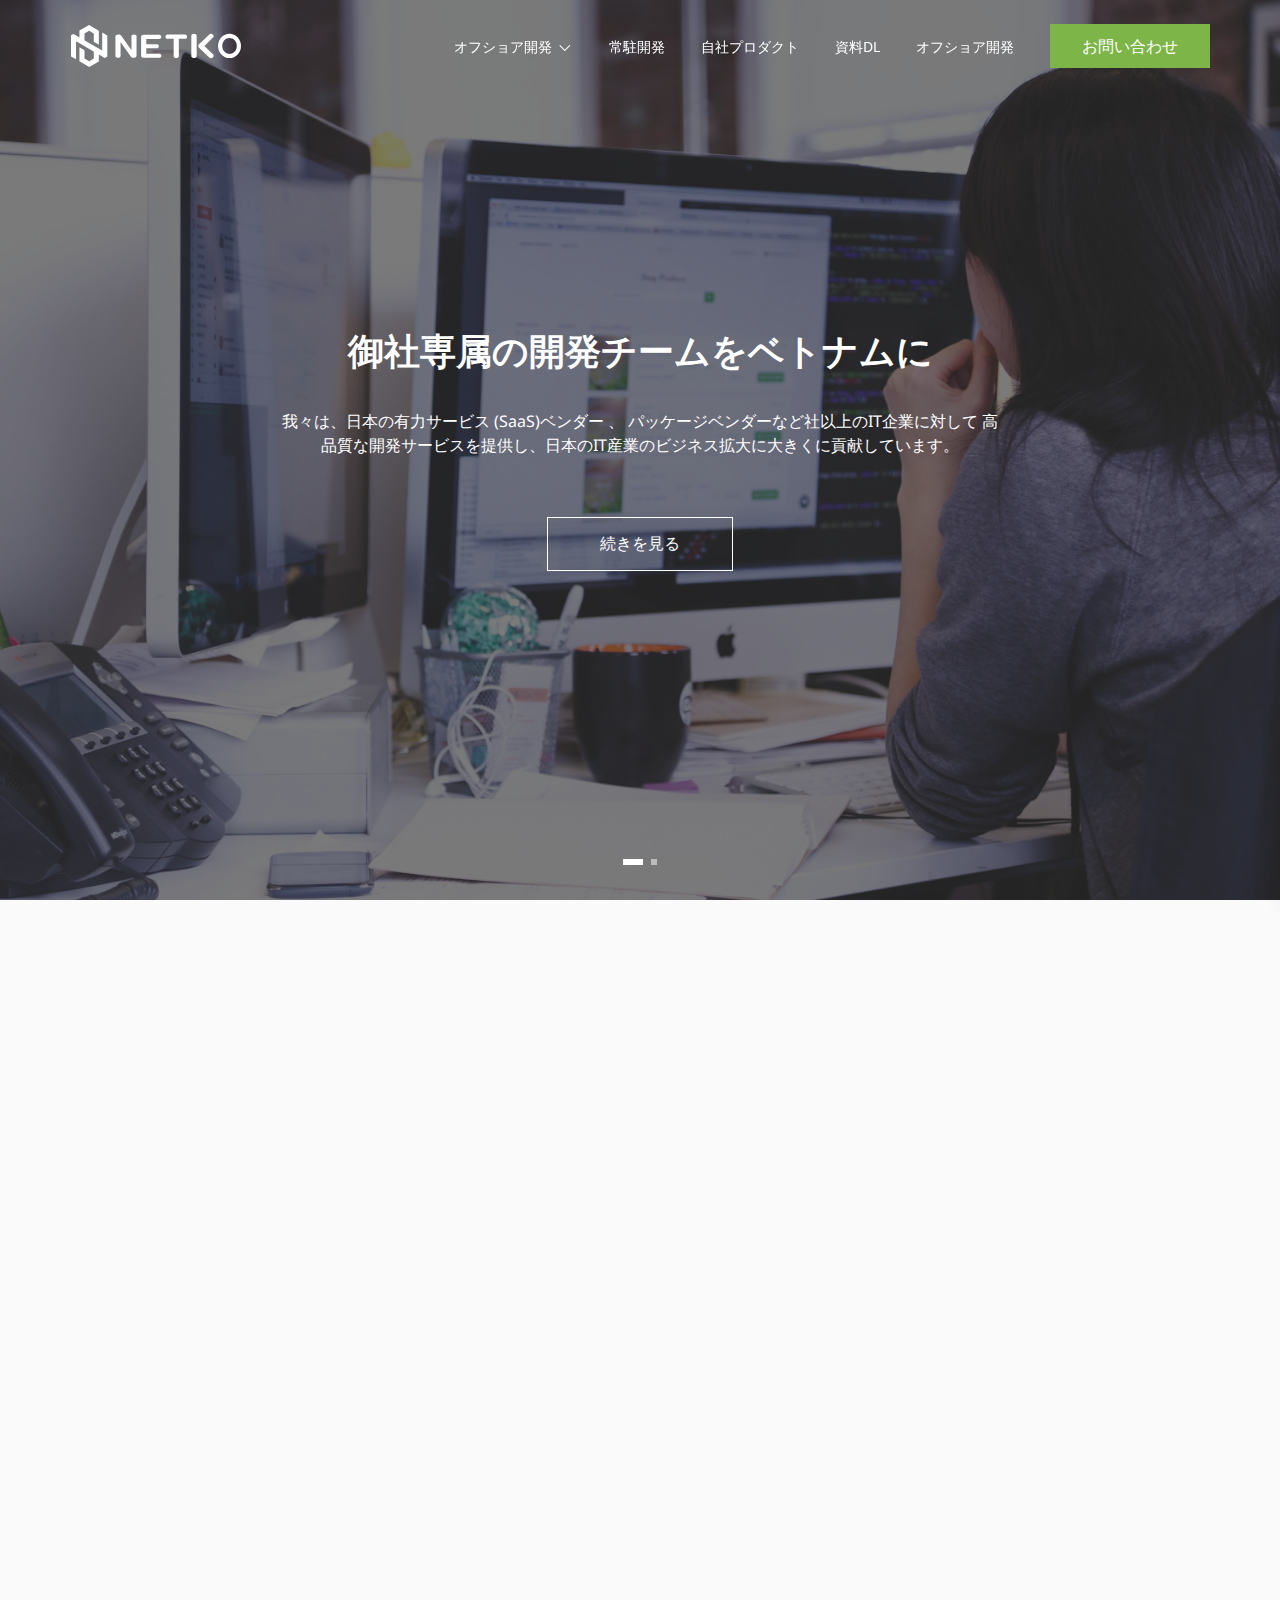
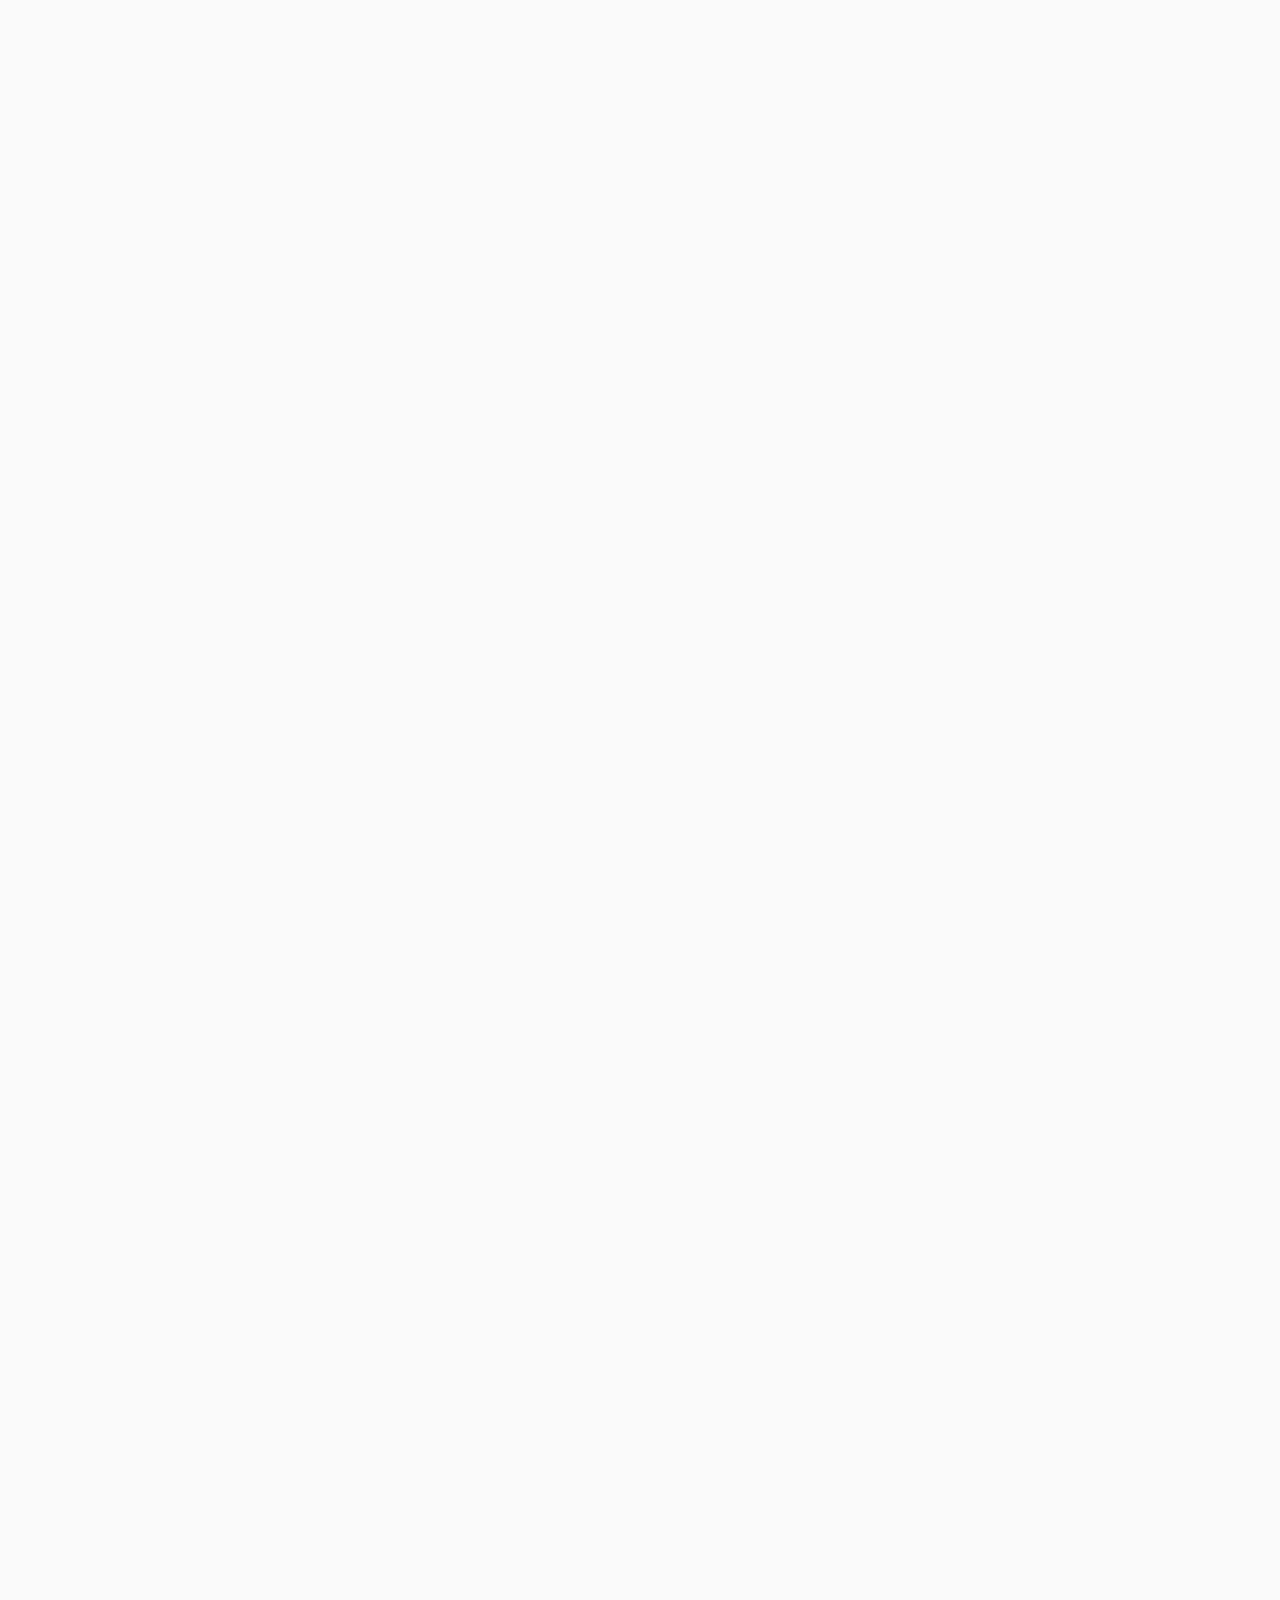
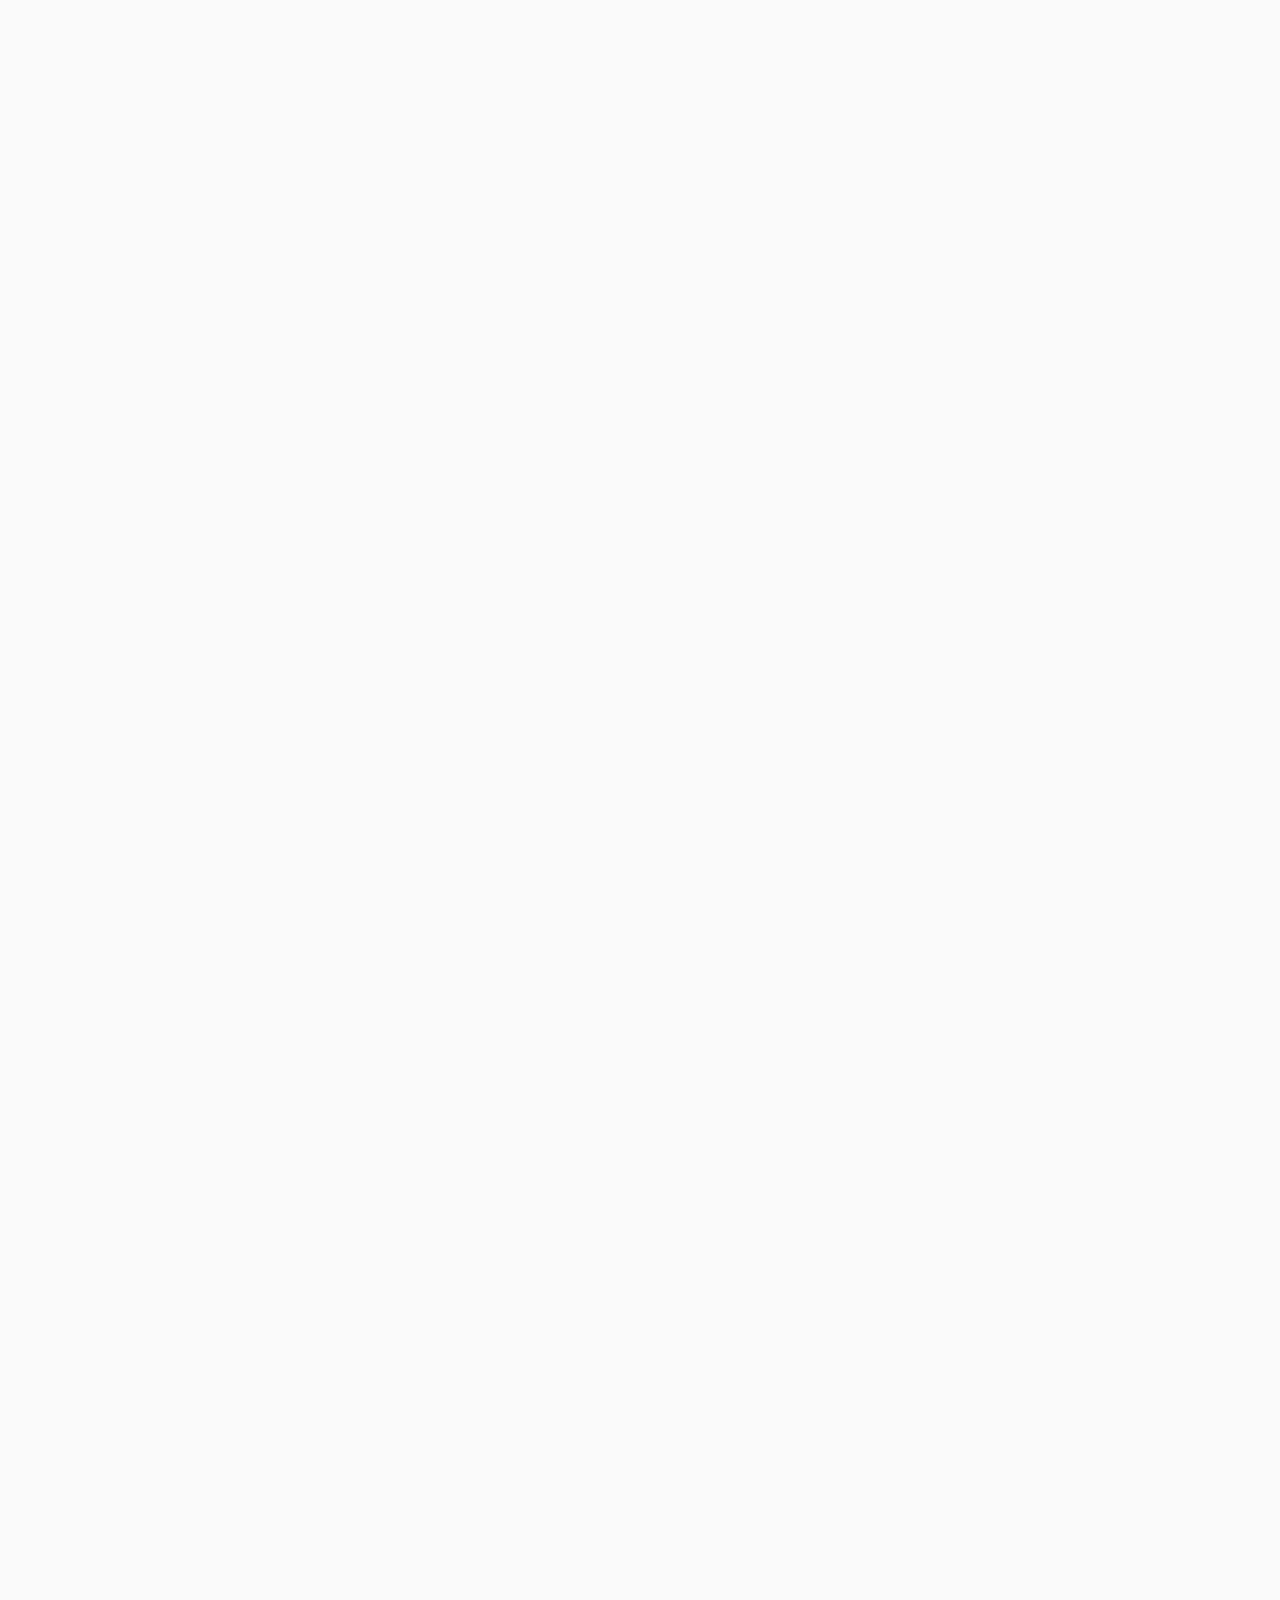
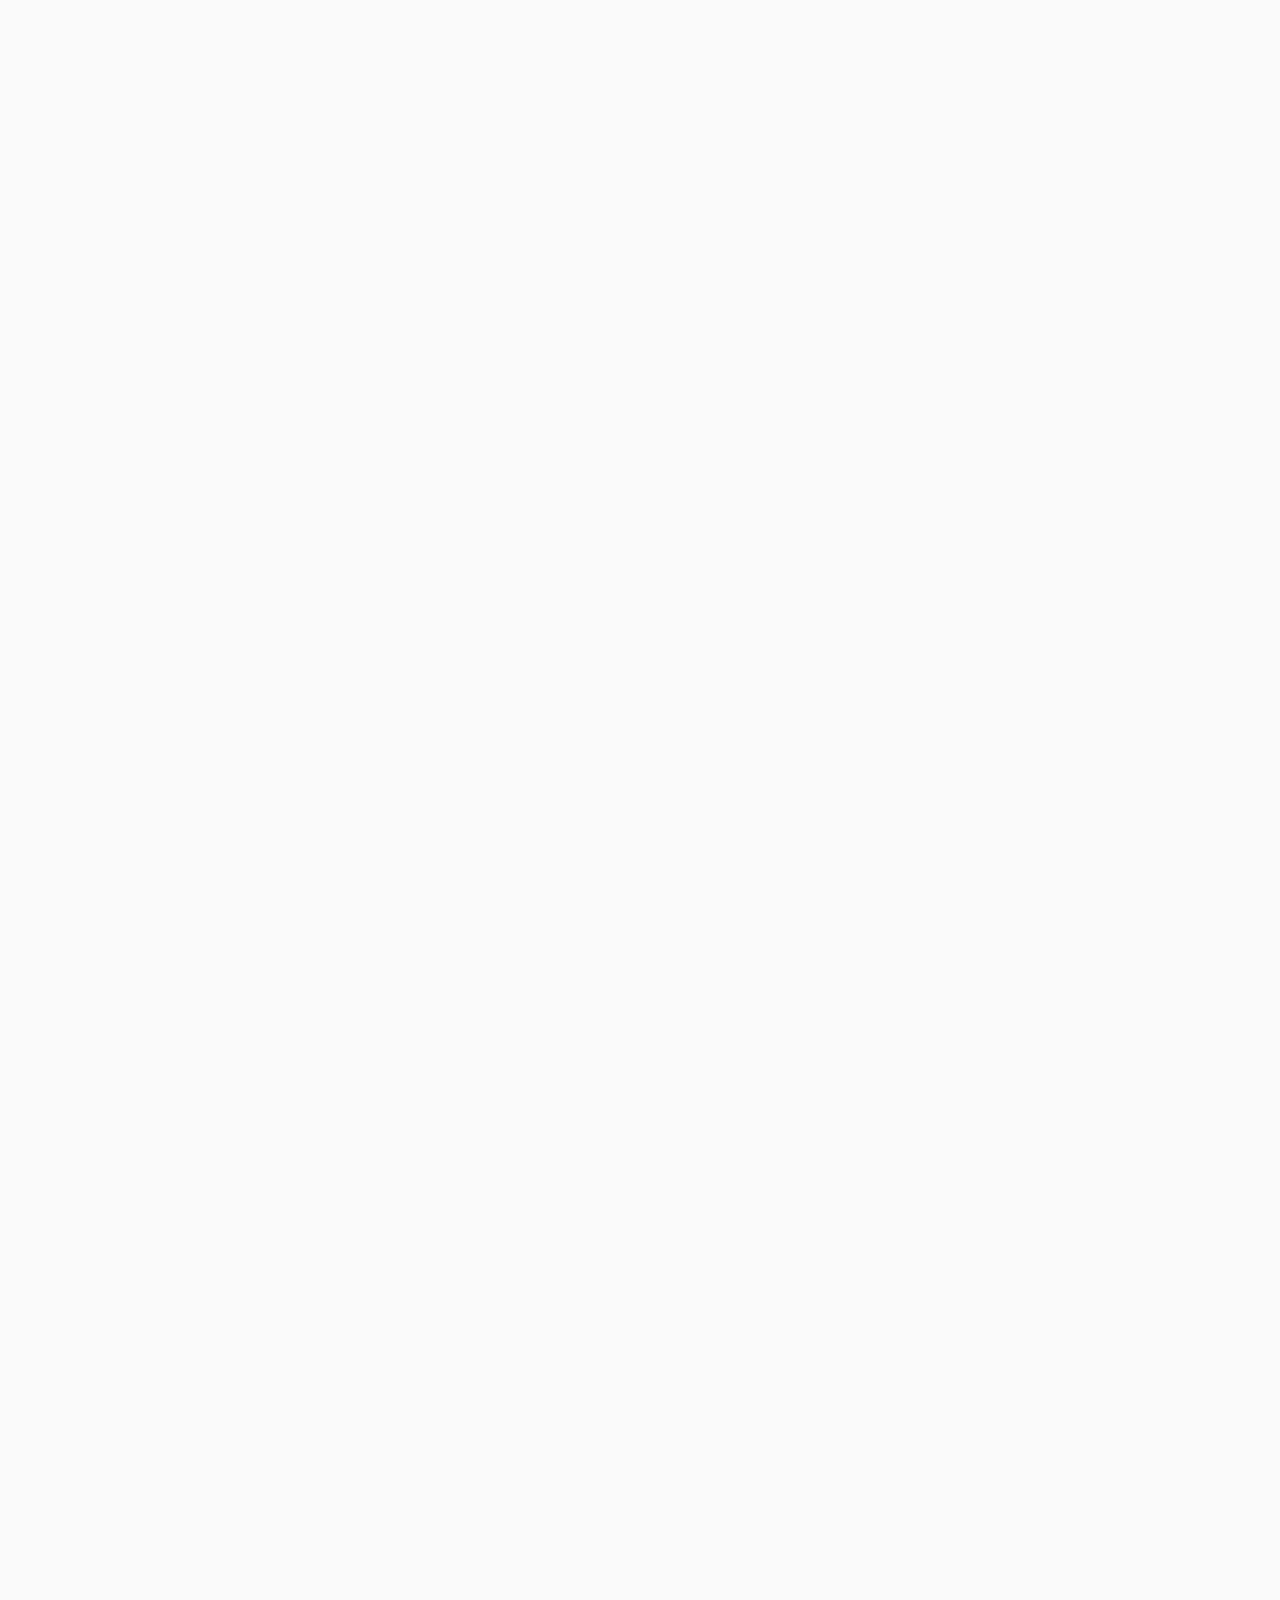
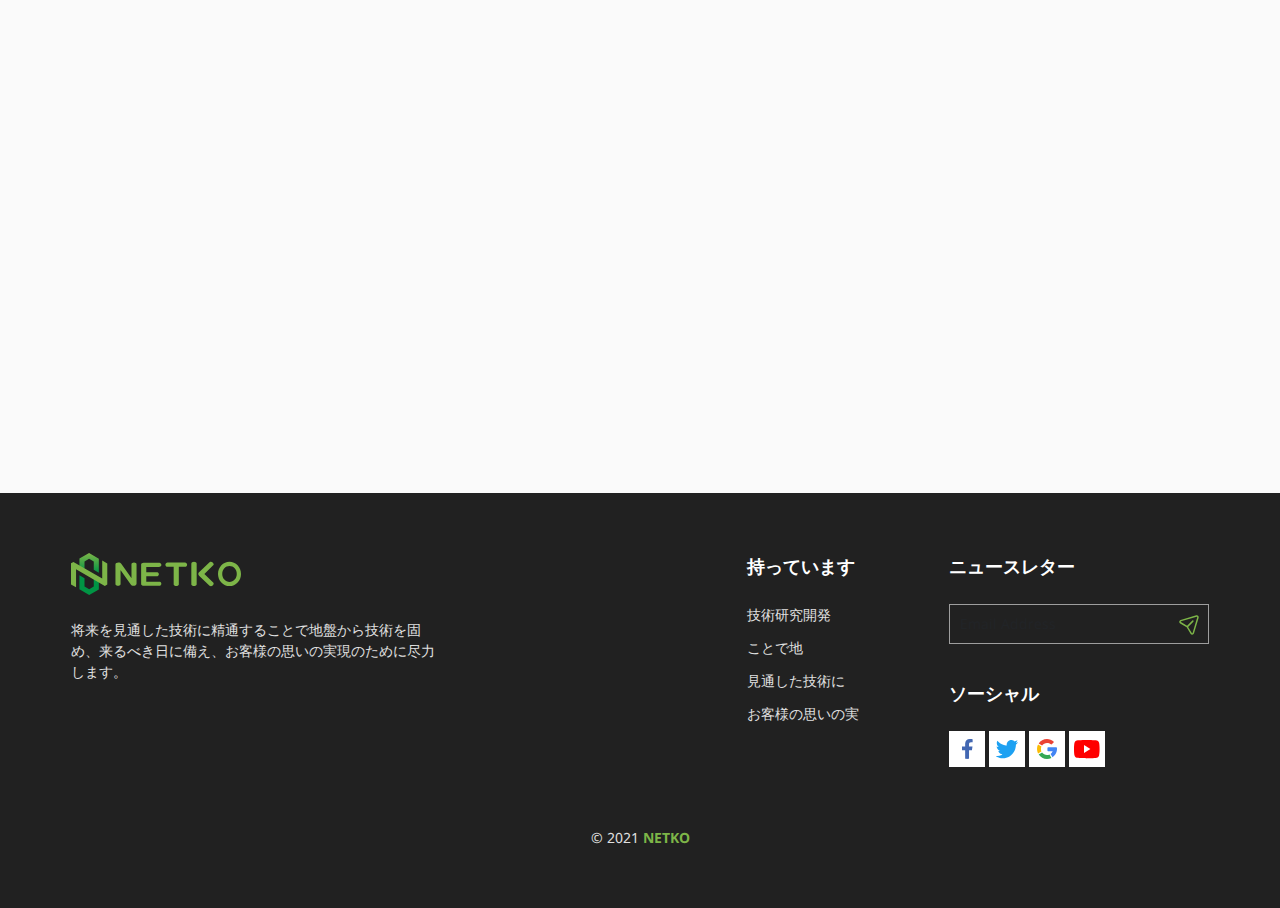
<file: index.html>
<!doctype html>
<html lang="en">

<head>
    <meta charset="utf-8">
    <meta name="viewport" content="width=device-width, initial-scale=1, minimum-scale=1, maximum-scale=1" />
    <title>Netko - Homepage</title>
    <link rel='shortcut icon' type='image/x-icon' href='./img/favicon.ico' />
    <link rel="icon" type="image/png" href="./img/favicon.png" />
    <meta name='robots' content='max-image-preview:large' />
    <link rel='dns-prefetch' href='//www.googletagmanager.com' />
    <link rel='dns-prefetch' href='//fonts.googleapis.com' />
    <link rel='dns-prefetch' href='//s.w.org' />
    <link rel="alternate" type="application/rss+xml" title=""
          href="" />
    <link rel="alternate" type="application/rss+xml" title=""
          href="" />

    <meta property="og:title" content="" />
    <meta property="og:type" content="" />
    <meta property="og:url" content="" />
    <meta property="og:image" content="./img/social.jpg" />

    <meta name="twitter:title" content="">
    <meta name="twitter:description" content="">
    <meta name="twitter:image" content="./img/social.jpg">
    <meta name="twitter:card" content="summary_large_image">

    <link href="./css/style.css" rel="stylesheet">
</head>

<body>

<header class="header" id="header">
    <div class="container">
        <div class="header-content">
            <a href="#" class="logo">
                <svg width="170" height="42" viewBox="0 0 170 42" fill="none" xmlns="http://www.w3.org/2000/svg">
                    <path d="M27.837 5.65635V5.64985H27.8241L18.0834 0L8.44623 5.58483L8.4527 5.59783H8.44623V17.5412H13.5075V8.52353L18.0834 5.8644L22.7757 8.58855V16.8L27.837 19.7387V5.65635Z" fill="url(#paint0_linear_415_904)"/>
                    <path d="M8.44623 36.3437V36.3502H8.4527L18.1999 42L27.8306 36.4152L27.8241 36.4022H27.837V24.4588H22.7757V33.4765L18.1999 36.1356L13.5075 33.4115V25.2L8.44623 22.2678V36.3437Z" fill="url(#paint1_linear_415_904)"/>
                    <path d="M31.222 7.58728V25.6161L5.05481 10.4415V10.4285L2.42709 8.90709L0 10.3374V31.4024L5.05481 34.3411V16.3059L31.222 31.4805V31.4935L33.8562 33.0213L36.2833 31.5845V10.5195L31.222 7.58728Z" fill="#7DB548"/>
                    <path d="M44.4513 11.4102C44.4646 11.1205 44.5528 10.8393 44.7071 10.5942C44.8615 10.3491 45.0767 10.1486 45.3315 10.0124C45.9676 9.60963 46.7094 9.40804 47.4609 9.43374C48.82 9.43374 49.7521 9.86717 50.2569 10.734L60.3859 24.9399H60.496L60.4571 11.2542C60.4626 10.9906 60.5351 10.7328 60.6676 10.5052C60.8001 10.2776 60.9883 10.0878 61.2144 9.95386C61.7381 9.58955 62.3639 9.40277 63.0007 9.42074C63.6394 9.40364 64.267 9.59028 64.7935 9.95386C65.0179 10.0891 65.2046 10.2793 65.3359 10.5068C65.4672 10.7342 65.5389 10.9913 65.5443 11.2542V30.7913C65.5327 31.0815 65.446 31.3636 65.2928 31.6099C65.1396 31.8561 64.9251 32.058 64.6706 32.1956C64.0332 32.5955 63.2923 32.7968 62.5412 32.7743C61.1345 32.7743 60.2069 32.3669 59.7581 31.552L49.6485 17.2876H49.5385L49.5773 30.9409C49.5712 31.2043 49.4985 31.4619 49.366 31.6894C49.2336 31.9168 49.0457 32.1067 48.8201 32.2412C48.2814 32.5889 47.6546 32.7739 47.0143 32.7739C46.374 32.7739 45.7472 32.5889 45.2085 32.2412C44.9829 32.1067 44.795 31.9168 44.6626 31.6894C44.5301 31.4619 44.4574 31.2043 44.4513 30.9409V11.4102Z" fill="#7DB548"/>
                    <path d="M70.1331 11.6183C70.1404 11.3543 70.2144 11.0966 70.348 10.8691C70.4815 10.6417 70.6703 10.4521 70.8968 10.3179C71.4271 9.95146 72.0591 9.7626 72.7025 9.77831H88.1776C88.4648 9.77676 88.7493 9.83355 89.014 9.94528C89.2787 10.057 89.5182 10.2214 89.718 10.4285C89.9181 10.6175 90.0775 10.8457 90.1864 11.099C90.2954 11.3522 90.3516 11.6252 90.3516 11.9011C90.3516 12.177 90.2954 12.4499 90.1864 12.7032C90.0775 12.9564 89.9181 13.1846 89.718 13.3737C89.5152 13.574 89.2742 13.7314 89.0096 13.8364C88.745 13.9413 88.4621 13.9918 88.1776 13.9848H75.272V19.1861H85.6858C85.9692 19.1795 86.251 19.2303 86.5145 19.3353C86.778 19.4403 87.0178 19.5973 87.2197 19.7972C87.4198 19.9863 87.5792 20.2144 87.6881 20.4677C87.7971 20.7209 87.8533 20.9939 87.8533 21.2698C87.8533 21.5457 87.7971 21.8187 87.6881 22.0719C87.5792 22.3252 87.4198 22.5533 87.2197 22.7424C87.0178 22.9423 86.778 23.0993 86.5145 23.2043C86.251 23.3093 85.9692 23.3601 85.6858 23.3535H75.272V28.6263H88.1776C88.4625 28.6205 88.7456 28.6722 89.0102 28.7783C89.2748 28.8844 89.5155 29.0427 89.718 29.2439C89.9181 29.433 90.0775 29.6612 90.1864 29.9144C90.2954 30.1677 90.3516 30.4407 90.3516 30.7165C90.3516 30.9924 90.2954 31.2654 90.1864 31.5187C90.0775 31.7719 89.9181 32.0001 89.718 32.1892C89.5152 32.3895 89.2742 32.5469 89.0096 32.6519C88.745 32.7568 88.4621 32.8073 88.1776 32.8003H72.7025C72.0591 32.816 71.4271 32.6272 70.8968 32.2607C70.6695 32.1275 70.48 31.9381 70.3463 31.7104C70.2126 31.4828 70.1392 31.2246 70.1331 30.9604V11.6183Z" fill="#7DB548"/>
                    <path d="M96.4686 13.7963C95.9107 13.7963 95.3757 13.5736 94.9812 13.1774C94.5867 12.7811 94.3651 12.2437 94.3651 11.6833C94.3651 11.1229 94.5867 10.5854 94.9812 10.1891C95.3757 9.79287 95.9107 9.57025 96.4686 9.57025H114.015C114.573 9.57025 115.108 9.79287 115.502 10.1891C115.897 10.5854 116.118 11.1229 116.118 11.6833C116.118 12.2437 115.897 12.7811 115.502 13.1774C115.108 13.5736 114.573 13.7963 114.015 13.7963H107.814V31.2269C107.805 31.4897 107.731 31.7461 107.599 31.9731C107.467 32.2001 107.281 32.3905 107.057 32.5272C106.519 32.8832 105.889 33.0729 105.245 33.0729C104.601 33.0729 103.971 32.8832 103.433 32.5272C103.207 32.3917 103.02 32.2018 102.886 31.9746C102.753 31.7475 102.678 31.4905 102.669 31.2269V13.7963H96.4686Z" fill="#7DB548"/>
                    <path d="M120.319 10.7015C120.325 10.4282 120.401 10.1612 120.54 9.92566C120.678 9.69014 120.874 9.49397 121.108 9.3557C121.669 8.99049 122.323 8.79615 122.992 8.79615C123.66 8.79615 124.314 8.99049 124.875 9.3557C125.109 9.4949 125.304 9.6913 125.442 9.92661C125.58 10.1619 125.657 10.4285 125.665 10.7015V31.1879C125.657 31.4619 125.581 31.7296 125.443 31.966C125.305 32.2025 125.11 32.4 124.875 32.5402C124.313 32.9008 123.659 33.0924 122.992 33.0924C122.324 33.0924 121.671 32.9008 121.108 32.5402C120.873 32.4014 120.676 32.2042 120.538 31.9674C120.4 31.7307 120.324 31.4623 120.319 31.1879V10.7015ZM133.38 20.948L142.182 29.6015C142.375 29.7771 142.518 30.0004 142.597 30.2492C142.677 30.498 142.69 30.7634 142.635 31.0189C142.507 31.6175 142.155 32.1438 141.651 32.4882C141.133 32.8908 140.501 33.1184 139.845 33.1384C139.551 33.1502 139.258 33.0983 138.985 32.9861C138.713 32.8739 138.468 32.7041 138.266 32.4882L128.06 22.6254C127.822 22.4166 127.631 22.1586 127.502 21.8691C127.372 21.5796 127.306 21.2654 127.309 20.948C127.307 20.6297 127.373 20.3146 127.502 20.0241C127.632 19.7336 127.822 19.4744 128.06 19.2641L138.266 9.40121C138.466 9.18359 138.711 9.01262 138.984 8.9003C139.257 8.78798 139.551 8.73703 139.845 8.75105C140.501 8.76739 141.134 8.99535 141.651 9.40121C142.156 9.74813 142.508 10.2765 142.635 10.8771C142.689 11.1315 142.676 11.3958 142.597 11.6435C142.517 11.8911 142.374 12.1134 142.182 12.2879L133.38 20.948Z" fill="#7DB548"/>
                    <path d="M158.498 33.1124C156.971 33.133 155.457 32.8312 154.053 32.2264C152.649 31.6216 151.388 30.7273 150.35 29.6016C148.197 27.2371 147.004 24.1489 147.004 20.9447C147.004 17.7406 148.197 14.6524 150.35 12.2879C151.399 11.1805 152.661 10.2987 154.059 9.69617C155.458 9.09365 156.964 8.78296 158.486 8.78296C160.007 8.78296 161.513 9.09365 162.912 9.69617C164.31 10.2987 165.572 11.1805 166.621 12.2879C168.793 14.6427 170 17.7345 170 20.9447C170 24.155 168.793 27.2468 166.621 29.6016C165.587 30.7253 164.33 31.6185 162.931 32.2233C161.532 32.8281 160.022 33.131 158.498 33.1124V33.1124ZM165.767 20.948C165.803 18.8724 165.046 16.8619 163.65 15.3307C163.005 14.5991 162.212 14.0133 161.325 13.6122C160.437 13.2111 159.475 13.0037 158.502 13.0037C157.528 13.0037 156.566 13.2111 155.679 13.6122C154.791 14.0133 153.999 14.5991 153.353 15.3307C151.989 16.8861 151.236 18.888 151.236 20.961C151.236 23.034 151.989 25.0359 153.353 26.5913C154.003 27.3156 154.797 27.8947 155.684 28.2911C156.571 28.6875 157.531 28.8923 158.502 28.8923C159.472 28.8923 160.432 28.6875 161.319 28.2911C162.206 27.8947 163 27.3156 163.65 26.5913C165.05 25.0525 165.808 23.0322 165.767 20.948V20.948Z" fill="#7DB548"/>
                    <defs>
                        <linearGradient id="paint0_linear_415_904" x1="18.1416" y1="0" x2="18.1416" y2="19.7387" gradientUnits="userSpaceOnUse">
                            <stop stop-color="#7DB548"/>
                            <stop offset="1" stop-color="#009444"/>
                        </linearGradient>
                        <linearGradient id="paint1_linear_415_904" x1="551.97" y1="1319.07" x2="551.97" y2="719.998" gradientUnits="userSpaceOnUse">
                            <stop stop-color="#7DB548"/>
                            <stop offset="1" stop-color="#009444"/>
                        </linearGradient>
                    </defs>
                </svg>
            </a>
            <nav class="main-menu">
                <ul class="menu-pc">
                    <li class="dropdown">
                        <a href="#">
                            <span>オフショア開発</span>
                            <i class="icon">
                                <svg width="17" height="16" viewBox="0 0 17 16" fill="none" xmlns="http://www.w3.org/2000/svg">
                                    <path d="M3.59691 5.16393C3.79171 4.96523 4.09654 4.94716 4.31134 5.10974L4.37288 5.16393L8.76953 9.64894L13.1662 5.16393C13.361 4.96523 13.6658 4.94716 13.8806 5.10974L13.9422 5.16393C14.137 5.36264 14.1547 5.67358 13.9953 5.8927L13.9422 5.95547L9.15752 10.8361C8.96272 11.0348 8.65789 11.0528 8.44309 10.8903L8.38155 10.8361L3.59691 5.95547C3.38263 5.73689 3.38263 5.38251 3.59691 5.16393Z" fill="white"/>
                                </svg>
                            </i>
                        </a>
                        <ul class="sub-menu">
                            <li><a href="#">オフショア開発</a></li>
                            <li><a href="#">常駐開発</a></li>
                            <li><a href="#">自社プロダクト</a></li>
                            <li><a href="#">資料DL</a></li>
                        </ul>
                    </li>
                    <li><a href="#">常駐開発</a></li>
                    <li><a href="#">自社プロダクト</a></li>
                    <li><a href="#">資料DL</a></li>
                    <li><a href="#">オフショア開発</a></li>
                    <li><a href="#" class="btn btn-primary">お問い合わせ</a></li>
                </ul>
                <ul class="menu-mb">
                    <li class="btn-contact"><a href="#" class="btn btn-primary">お問い合わせ</a></li>
                    <li>
                        <span class="menu_mb_btn" onclick="openMenu()">
                            <svg width="24" height="24" viewBox="0 0 24 24" fill="none"
                                 xmlns="http://www.w3.org/2000/svg">
                                <rect x="2" y="3" width="20" height="2" rx="1" fill="white" />
                                <rect x="2" y="11" width="20" height="2" rx="1" fill="white" />
                                <rect x="2" y="19" width="20" height="2" rx="1" fill="white" />
                            </svg>
                        </span>
                    </li>
                </ul>
            </nav>
        </div>
    </div>
</header>

<section class="main-slider">
    <div class="swiper mainSwiper">
        <div class="swiper-wrapper">
            <div class="swiper-slide" style="background: url('./img/service-slide-banner.jpg') no-repeat center center">
                <div class="slide-content">
                    <h2 class="slider-title">御社専属の開発チームをベトナムに</h2>
                    <p class="desc">我々は、日本の有力サービス (SaaS)ベンダー 、 パッケージベンダーなど社以上のIT企業に対して 高品質な開発サービスを提供し、日本のIT産業のビジネス拡大に大きくに貢献しています。</p>
                    <a href="#" class="btn btn-outline-white">続きを見る</a>
                </div>
            </div>
            <div class="swiper-slide" style="background: url('./img/covid-19-slide-banner.jpg') no-repeat center center">
                <div class="slide-content">
                    <h2 class="slider-title">新型コロナウイルス感染症（COVID-19）への対応について</h2>
                    <p class="desc">Our Response to COVID-19</p>
                    <a href="#" class="btn btn-outline-white">続きを見る</a>
                </div>
            </div>
        </div>
        <div class="swiper-pagination"></div>
    </div>
</section>

<section class="container block_01">
    <div class="row align-items-center">
        <div class="col-md-6 order-md-1 order-2">
            <h2 data-aos="fade-up" data-aos-delay="200" data-aos-duration="600">To be the leading support digital transformation technology firm</h2>
            <div class="desc" data-aos="fade-up" data-aos-delay="400" data-aos-duration="600">
                <p>技術投資コストやハイテク労働者の不足に直面する時代にNETKO Solution は企業向けの情報技術サービス及びソリューションを提供する開発会社です。人材 ・ テクノロジー ・ビジネスプロセスなどの強みで、
                    NETKO Solutionはデジタルトランスフォーメーション(DX)の時代に貴社が「変換」するのを支え、信頼できるパートナーです。</p>
            </div>
            <a href="#" class="btn btn-secondary" data-aos="fade-up" data-aos-delay="600" data-aos-duration="600">Company</a>
        </div>
        <div class="col-md-6 order-md-2 order-1" data-aos="fade-up" data-aos-delay="200" data-aos-duration="600">
            <img class="img" src="./img/block_01.png" alt=""/>
        </div>
    </div>
</section>

<section class="block_02">
    <div class="container">
        <div class="block-title" data-aos="fade-up" data-aos-delay="200" data-aos-duration="600">サービス</div>
        <p class="desc" data-aos="fade-up" data-aos-delay="400" data-aos-duration="600">ビジネス環境及び日本人についての理解と柔軟な作業プロセス(Agile)を持つ専門家チームの経験の組み合わせにより、
        </br>NETKO Solutionは高品質な商品及びお客様のサービス経験を満足させます。</p>
        <div class="item-box">
            <div class="item" data-aos="fade-up" data-aos-delay="200" data-aos-duration="600">
                <i class="icon">
                    <svg width="100" height="100" viewBox="0 0 100 100" fill="none" xmlns="http://www.w3.org/2000/svg">
                        <path d="M84.875 11.25H15.125C14.0976 11.2512 13.1127 11.6598 12.3863 12.3863C11.6598 13.1127 11.2512 14.0976 11.25 15.125V71.9583C11.2512 72.9857 11.6598 73.9706 12.3863 74.6971C13.1127 75.4235 14.0976 75.8322 15.125 75.8333H41.8056L38.7056 86.1667H34.5V88.75H65.5V86.1667H61.2944L58.1944 75.8333H84.875C85.9024 75.8322 86.8873 75.4235 87.6137 74.6971C88.3402 73.9706 88.7488 72.9857 88.75 71.9583V15.125C88.7488 14.0976 88.3402 13.1127 87.6137 12.3863C86.8873 11.6598 85.9024 11.2512 84.875 11.25ZM58.5973 86.1667H41.4027L44.5027 75.8333H55.4973L58.5973 86.1667ZM86.1667 71.9583C86.1663 72.3008 86.0301 72.6291 85.7879 72.8712C85.5458 73.1134 85.2174 73.2496 84.875 73.25H15.125C14.7825 73.2496 14.4542 73.1134 14.2121 72.8712C13.9699 72.6291 13.8337 72.3008 13.8333 71.9583V68.0833H86.1667V71.9583ZM86.1667 65.5H13.8333V15.125C13.8337 14.7825 13.9699 14.4542 14.2121 14.2121C14.4542 13.9699 14.7825 13.8337 15.125 13.8333H84.875C85.2174 13.8337 85.5458 13.9699 85.7879 14.2121C86.0301 14.4542 86.1663 14.7825 86.1667 15.125V65.5Z" fill="white"/>
                        <path d="M79.7084 33.2084H62.6951C62.5254 33.2089 62.3572 33.1757 62.2005 33.1107C62.0437 33.0458 61.9013 32.9504 61.7817 32.83L58.1283 29.1767C57.7694 28.8157 57.3423 28.5296 56.872 28.3348C56.4017 28.14 55.8974 28.0404 55.3883 28.0418H40.9583C39.931 28.0429 38.9461 28.4516 38.2196 29.178C37.4932 29.9045 37.0845 30.8894 37.0833 31.9168V59.0418C37.0845 60.0691 37.4932 61.0541 38.2196 61.7805C38.9461 62.507 39.931 62.9156 40.9583 62.9168H79.7084C80.7357 62.9156 81.7206 62.507 82.4471 61.7805C83.1735 61.0541 83.5822 60.0691 83.5834 59.0418V37.0834C83.5822 36.0561 83.1735 35.0711 82.4471 34.3447C81.7206 33.6182 80.7357 33.2096 79.7084 33.2084ZM81 59.0418C80.9996 59.3842 80.8634 59.7125 80.6213 59.9547C80.3791 60.1968 80.0508 60.333 79.7084 60.3334H40.9583C40.6159 60.333 40.2876 60.1968 40.0454 59.9547C39.8033 59.7125 39.6671 59.3842 39.6667 59.0418V31.9168C39.6671 31.5743 39.8033 31.246 40.0454 31.0038C40.2876 30.7617 40.6159 30.6255 40.9583 30.6251H55.3883C55.558 30.6246 55.7261 30.6578 55.8829 30.7228C56.0397 30.7877 56.182 30.8832 56.3017 31.0035L59.955 34.6568C60.314 35.0178 60.741 35.3039 61.2114 35.4988C61.6817 35.6936 62.186 35.7932 62.6951 35.7918H79.7084C80.0508 35.7922 80.3791 35.9284 80.6213 36.1705C80.8634 36.4127 80.9996 36.741 81 37.0834V59.0418Z" fill="white"/>
                        <path d="M51.67 40.045L44.2985 47.4167L51.67 54.7884L53.4967 52.9617L47.9516 47.4167L53.4967 41.8718L51.67 40.045Z" fill="#7DB548"/>
                        <path d="M56.632 53.2708L63.0951 41.6478L65.3528 42.9033L58.8897 54.5262L56.632 53.2708Z" fill="#7DB548"/>
                        <path d="M67.1697 41.8718L72.7149 47.4167L67.1697 52.9617L68.9965 54.7884L76.368 47.4167L68.9965 40.045L67.1697 41.8718Z" fill="#7DB548"/>
                        <path d="M41.4095 19L43.5012 23.8791L48.114 25.7904L53.0513 23.8176L55.6054 26.3717L57.4319 24.5449L53.674 20.7867L48.1318 23.0014L45.4613 21.8949L43.1127 16.4166H36.2207L33.8723 21.8949L31.2016 23.0014L25.6595 20.7867L20.7869 25.6595L23.0014 31.2015L21.895 33.872L16.4167 36.2206V43.1126L21.8948 45.4612L23.0014 48.1317L20.7867 53.6738L25.6594 58.5466L31.2016 56.3319L34.0055 57.4937L34.9946 55.1072L31.2193 53.5428L26.2821 55.5157L23.8176 53.0512L25.7905 48.114L23.879 43.5009L19 41.4094V37.9238L23.8791 35.8323L25.7905 31.2193L23.8176 26.2821L26.2823 23.8176L31.2193 25.7904L35.8322 23.8791L37.9239 19H41.4095Z" fill="white"/>
                        <path d="M35.0748 30.4068L33.9252 28.0934C31.7704 29.1632 29.957 30.8134 28.6893 32.8581C27.4217 34.9028 26.75 37.2609 26.75 39.6667C26.75 42.0725 27.4217 44.4305 28.6893 46.4752C29.957 48.5199 31.7704 50.1701 33.9252 51.2399L35.0748 48.9266C33.3506 48.0707 31.8996 46.7504 30.8852 45.1144C29.8708 43.4784 29.3333 41.5916 29.3333 39.6667C29.3333 37.7417 29.8708 35.855 30.8852 34.219C31.8996 32.583 33.3506 31.2627 35.0748 30.4068Z" fill="#7DB548"/>
                    </svg>
                </i>
                <div class="title">ソフトウェア開発</div>
                <div class="item-desc">相手の会社のビジネス成長を支援することを究極の目標として、
                    お客様のご要望にお応えするソフトウェア開発サービスを提供しています。</div>
            </div>
            <div class="item" data-aos="fade-up" data-aos-delay="400" data-aos-duration="600">
                <i class="icon">
                    <svg width="100" height="100" viewBox="0 0 100 100" fill="none" xmlns="http://www.w3.org/2000/svg">
                        <path d="M42.3095 18.2106H48.4641C49.1328 18.2106 49.675 17.6684 49.675 16.9996C49.675 16.3309 49.1328 15.7887 48.4641 15.7887H42.3095C41.6408 15.7887 41.0986 16.3309 41.0986 16.9996C41.0986 17.6684 41.6408 18.2106 42.3095 18.2106Z" fill="white"/>
                        <path d="M36.82 83.4019H47.7983C48.467 83.4019 49.0092 82.8597 49.0092 82.191C49.0092 81.5223 48.467 80.9801 47.7983 80.9801H36.82C36.1513 80.9801 35.6091 81.5223 35.6091 82.191C35.6091 82.8597 36.1513 83.4019 36.82 83.4019Z" fill="white"/>
                        <path d="M21.2109 71.354C21.8797 71.354 22.4219 70.8118 22.4219 70.1431V22.7539H62.1965V28.983C62.1965 29.6518 62.7387 30.194 63.4075 30.194C64.0762 30.194 64.6184 29.6518 64.6184 28.983C64.619 27.5261 64.6165 33.4522 64.6239 16.0695C64.6239 13.4184 62.4558 11.25 59.7954 11.25H59.7923H24.823H24.8204C22.2891 11.25 20 13.332 20 16.0731V70.1431C20 70.8118 20.5422 71.354 21.2109 71.354ZM59.7923 13.6719C61.0717 13.6719 62.1965 14.7193 62.1965 16.0731V20.332H22.4227V16.0695C22.4227 14.7488 23.5044 13.6719 24.823 13.6719H59.7923Z" fill="white"/>
                        <path d="M34.3715 27L27 34.3717L34.3715 41.7434L36.1982 39.9166L30.6531 34.3717L36.1982 28.8267L34.3715 27Z" fill="#7DB548"/>
                        <path d="M39.3336 40.2257L45.7967 28.6028L48.0544 29.8582L41.5913 41.4811L39.3336 40.2257Z" fill="#7DB548"/>
                        <path d="M49.8713 28.8267L55.4164 34.3717L49.8713 39.9166L51.698 41.7434L59.0696 34.3717L51.698 27L49.8713 28.8267Z" fill="#7DB548"/>
                        <path d="M63.4129 48.8375C59.8648 48.8375 56.9828 51.7196 56.9828 55.2676C56.9828 58.8491 59.9029 61.6977 63.4129 61.6977C66.9076 61.6977 69.8309 58.855 69.8309 55.2676C69.8309 51.7196 66.9488 48.8375 63.4129 48.8375ZM64.6238 59.0821V54.4684C64.6238 53.8024 64.0789 53.2575 63.4129 53.2575C62.7348 53.2575 62.202 53.8024 62.202 54.4684V59.0942C60.5793 58.5857 59.4047 57.0599 59.4047 55.2676C59.4047 53.0638 61.1968 51.2594 63.4129 51.2594C65.6168 51.2594 67.409 53.0638 67.409 55.2676C67.409 57.0599 66.2344 58.5735 64.6238 59.0821Z" fill="#7DB548"/>
                        <path d="M79.0947 51.441L76.1157 51.1019C75.8857 50.3996 75.595 49.7093 75.2439 49.0433L76.9876 46.573C77.3388 46.1008 77.2783 45.4347 76.8665 45.023L73.3911 41.5598C72.9552 41.1238 72.265 41.0754 71.7805 41.4629L69.4435 43.3398C68.7775 43.0007 68.0872 42.7222 67.3728 42.5043L66.8763 39.5133C66.7794 38.932 66.2708 38.5082 65.6775 38.5082H60.7732C60.1556 38.5082 59.6349 38.9683 59.5622 39.5859L59.2353 42.5769C58.5208 42.807 57.8427 43.0976 57.1888 43.4367L54.7064 41.6808C54.222 41.3417 53.5681 41.3902 53.1563 41.814L49.6931 45.2773C49.2572 45.7133 49.2208 46.4035 49.6083 46.8879L51.4732 49.2371C51.1341 49.9031 50.8556 50.5933 50.6376 51.3078L47.6587 51.8042C47.0775 51.9133 46.6415 52.4097 46.6415 53.0031V57.9074C46.6415 58.5249 47.1138 59.0336 47.7192 59.1062L50.6982 59.4453C50.9282 60.1598 51.231 60.85 51.57 61.5039L49.8263 63.9621C49.4872 64.4464 49.5356 65.1003 49.9595 65.5242L53.4228 68.9875C53.8587 69.4234 54.5489 69.4597 55.0334 69.0722L57.3826 67.2074C58.0486 67.5343 58.7267 67.8129 59.4411 68.0308L59.9376 71.0218C60.0345 71.6152 60.5431 72.039 61.1364 72.039H62.2021V74.7152H21.2118C20.5458 74.7152 20.0009 75.2601 20.0009 75.9261C20.0009 76.1137 20.0009 84.2349 20.0009 83.9304C20.0009 86.5823 22.1685 88.75 24.8204 88.75H59.7923C62.4563 88.75 64.6239 86.5823 64.6239 83.9304C64.6239 83.3384 64.6239 71.4532 64.6239 72.039H66.0407C66.6583 72.039 67.179 71.5789 67.2517 70.9613L67.5908 67.9703C68.293 67.7402 68.9833 67.4496 69.6372 67.1105L72.1075 68.8663C72.5919 69.2054 73.2458 69.1449 73.6696 68.7331L77.1208 65.2577C77.5568 64.8218 77.593 64.1316 77.2056 63.6594L75.3407 61.3102C75.6798 60.632 75.9583 59.9418 76.1763 59.2394L79.1552 58.7309C79.7364 58.634 80.1723 58.1254 80.1723 57.5441V52.6398C80.1724 52.0222 79.7122 51.5015 79.0947 51.441ZM62.2021 83.9304C62.2021 85.2503 61.1243 86.3281 59.7923 86.3281H24.8205C23.5005 86.3281 22.4228 85.2503 22.4228 83.9304C22.4228 83.6704 22.4228 77.0127 22.4228 77.137H62.2021V83.9304H62.2021ZM77.7505 56.5148L75.0138 56.975C74.5294 57.0597 74.154 57.4109 74.033 57.8953C73.7908 58.9124 73.3911 59.8933 72.8583 60.8257C72.604 61.2495 72.6404 61.7945 72.9552 62.182L74.6384 64.3132L72.6766 66.2992L70.4002 64.6765C70.0126 64.398 69.4798 64.3859 69.0681 64.6402C68.1841 65.1851 67.2154 65.5968 66.186 65.8512C65.6896 65.9722 65.3263 66.396 65.2657 66.8926L64.963 69.6172C63.9428 69.6172 63.1744 69.6172 62.1536 69.6172L61.6935 66.8683C61.6209 66.396 61.2575 66.0085 60.7853 65.8996C59.7681 65.6453 58.7872 65.2457 57.879 64.7129C57.4431 64.4586 56.8982 64.4949 56.5107 64.8097L54.3673 66.505L52.3935 64.5312L53.9919 62.291C54.2494 61.9261 54.2952 61.3879 54.0404 60.9348C53.4955 60.0507 53.0716 59.0699 52.8052 58.0285C52.6841 57.5441 52.2724 57.1808 51.7759 57.1324L49.0634 56.8175V54.0324L51.8001 53.5722C52.2845 53.4875 52.672 53.1242 52.781 52.6519C53.0232 51.6226 53.4228 50.6418 53.9677 49.7456C54.222 49.3097 54.1978 48.7648 53.8829 48.3652L52.1755 46.2218L54.1493 44.248L56.4138 45.8586C56.8013 46.1371 57.3341 46.1613 57.7458 45.907C58.6298 45.3621 59.6107 44.9504 60.652 44.6839C61.1364 44.5629 61.4876 44.1511 61.5481 43.6547L61.8509 40.9301H64.6602L65.1204 43.6668C65.2052 44.1511 65.5564 44.5386 66.0286 44.6476C67.058 44.8898 68.0388 45.2894 68.947 45.8343C69.3829 46.0887 69.9279 46.0523 70.3154 45.7374L72.4465 44.0301L74.4204 46.016L72.822 48.2683C72.5679 48.6282 72.5157 49.1541 72.7735 49.6125C73.3306 50.5207 73.7423 51.5015 73.9966 52.5066C74.1176 52.9909 74.5294 53.3543 75.038 53.4148L77.7505 53.7176V56.5148H77.7505Z" fill="white"/>
                    </svg>
                </i>
                <div class="title">モバイルアプリ開発</div>
                <div class="item-desc">モバイルアプリ開発成功事例は多くないですが、IOS及びAndroidのアプリ開発に長年の経験を持つエンジニアで構成されます。</div>
            </div>
            <div class="item" data-aos="fade-up" data-aos-delay="600" data-aos-duration="600">
                <i class="icon">
                    <svg width="100" height="100" viewBox="0 0 100 100" fill="none" xmlns="http://www.w3.org/2000/svg">
                        <path d="M74.9199 11.6283L71.4232 15.125H66.7917C66.4491 15.125 66.1206 15.2611 65.8783 15.5033C65.6361 15.7456 65.5 16.0741 65.5 16.4167V21.0482L61.0899 25.4583H56.4583C56.1158 25.4584 55.7872 25.5944 55.545 25.8367C55.3028 26.0789 55.1667 26.4074 55.1667 26.75V31.3815L50.7565 35.7917H46.125C45.7824 35.7917 45.4539 35.9278 45.2117 36.17C44.9694 36.4122 44.8333 36.7408 44.8333 37.0833V41.7149L39.1317 47.4167H34.7154C35.0726 45.2808 35.875 43.2439 37.0705 41.4383C38.266 39.6327 39.8279 38.0987 41.6548 36.9359L40.2619 34.7603C36.9664 36.8667 34.4425 39.9846 33.0688 43.6466C31.6951 47.3086 31.5456 51.3172 32.6427 55.0713C33.7398 58.8254 36.0243 62.1227 39.1538 64.4687C42.2832 66.8147 46.0889 68.083 50 68.0833H66.5903C62.0625 72.2351 56.1432 74.5394 50 74.5417C36.4676 74.5417 25.4583 63.5324 25.4583 50H22.875C22.8743 52.1763 23.1358 54.3447 23.6539 56.4583H13.8333V43.5417H24.1667C24.4221 43.5417 24.6718 43.4659 24.8842 43.324C25.0966 43.182 25.2622 42.9803 25.3599 42.7443L27.4463 37.7074C27.5441 37.4714 27.5697 37.2117 27.5199 36.9611C27.47 36.7105 27.347 36.4804 27.1664 36.2997L19.8595 28.9931L28.9931 19.8595L36.2997 27.1664C36.4803 27.3471 36.7105 27.4701 36.9611 27.52C37.2117 27.5698 37.4714 27.5441 37.7074 27.4463L42.7443 25.3599C42.9803 25.2622 43.182 25.0966 43.324 24.8842C43.4659 24.6718 43.5417 24.4221 43.5417 24.1667V13.8333H56.4583V21.5833H59.0417V12.5417C59.0416 12.1991 58.9056 11.8706 58.6633 11.6283C58.4211 11.3861 58.0926 11.25 57.75 11.25H42.25C41.9074 11.25 41.5789 11.3861 41.3367 11.6283C41.0944 11.8706 40.9583 12.1991 40.9583 12.5417V23.3036L37.5161 24.7294L29.9065 17.1194C29.6642 16.8772 29.3356 16.7412 28.9931 16.7412C28.6505 16.7412 28.3219 16.8772 28.0797 17.1194L17.1194 28.0797C16.8772 28.3219 16.7412 28.6505 16.7412 28.9931C16.7412 29.3356 16.8772 29.6642 17.1194 29.9065L24.7294 37.5161L23.3036 40.9583H12.5417C12.1991 40.9583 11.8706 41.0944 11.6283 41.3367C11.3861 41.5789 11.25 41.9074 11.25 42.25V57.75C11.25 58.0926 11.3861 58.4211 11.6283 58.6633C11.8706 58.9056 12.1991 59.0416 12.5417 59.0417H23.3036L24.7294 62.4838L17.1194 70.0935C16.8772 70.3358 16.7412 70.6643 16.7412 71.0069C16.7412 71.3495 16.8772 71.6781 17.1194 71.9203L28.0797 82.8806C28.3219 83.1228 28.6505 83.2588 28.9931 83.2588C29.3356 83.2588 29.6642 83.1228 29.9065 82.8806L37.5161 75.2706L40.9583 76.6964V87.4583C40.9583 87.8009 41.0944 88.1294 41.3367 88.3717C41.5789 88.6139 41.9074 88.75 42.25 88.75H57.75C58.0926 88.75 58.4211 88.6139 58.6633 88.3717C58.9056 88.1294 59.0416 87.8009 59.0417 87.4583V76.6964L62.4838 75.2706L70.0935 82.8806C70.3358 83.1228 70.6643 83.2588 71.0069 83.2588C71.3495 83.2588 71.6781 83.1228 71.9203 82.8806L82.8806 71.9203C83.1228 71.6781 83.2589 71.3495 83.2588 71.0069C83.2588 70.6643 83.1227 70.3358 82.8804 70.0935L80.8702 68.0833H87.4583C87.8009 68.0833 88.1294 67.9472 88.3717 67.705C88.6139 67.4628 88.75 67.1342 88.75 66.7917V22.875C88.75 22.5324 88.6139 22.2039 88.3717 21.9617C88.1294 21.7194 87.8009 21.5834 87.4583 21.5833H77.125C76.7824 21.5834 76.4539 21.7194 76.2117 21.9617C75.9694 22.2039 75.8333 22.5324 75.8333 22.875V31.9167H66.7917C66.4491 31.9167 66.1206 32.0528 65.8783 32.295C65.6361 32.5372 65.5 32.8658 65.5 33.2083V39.6667H56.4583C56.1158 39.6667 55.7872 39.8028 55.545 40.045C55.3028 40.2872 55.1667 40.6158 55.1667 40.9583V48.7083H46.125C45.7824 48.7083 45.4539 48.8444 45.2117 49.0867C44.9694 49.3289 44.8333 49.6574 44.8333 50V55.1667H35.3866C34.7985 53.5076 34.4987 51.7602 34.5 50H39.6667C40.0092 50 40.3378 49.8639 40.5801 49.6217L46.6601 43.5417H51.2917C51.6342 43.5416 51.9628 43.4056 52.205 43.1633C52.4472 42.9211 52.5833 42.5926 52.5833 42.25V37.6185L56.9935 33.2083H61.625C61.9676 33.2083 62.2961 33.0722 62.5383 32.83C62.7806 32.5878 62.9166 32.2592 62.9167 31.9167V27.2851L67.3268 22.875H71.9583C72.3009 22.875 72.6294 22.7389 72.8717 22.4967C73.1139 22.2544 73.25 21.9259 73.25 21.5833V16.9518L76.3683 13.8333H88.75V11.25H75.8333C75.4908 11.25 75.1622 11.3861 74.9199 11.6283ZM28.9931 80.1405L19.8595 71.0069L26.8093 64.0574C29.0804 67.7878 32.2122 70.9196 35.9426 73.1907L28.9931 80.1405ZM43.5417 86.1667V76.346C47.7846 77.3855 52.2158 77.3846 56.4583 76.3436V86.1667H43.5417ZM80.1405 71.0069L71.0069 80.1405L64.059 73.1924C66.3524 71.8029 68.4272 70.0812 70.2156 68.0833H77.2168L80.1405 71.0069ZM78.4167 24.1667H86.1667V65.5H78.4167V24.1667ZM68.0833 34.5H75.8333V65.5H68.0833V34.5ZM57.75 42.25H65.5V65.5H57.75V42.25ZM47.4167 51.2917H55.1667V65.5H50C49.1344 65.4999 48.2702 65.4275 47.4167 65.2835V51.2917ZM44.8333 57.75V64.6134C41.3565 63.375 38.4321 60.9429 36.5807 57.75H44.8333ZM50 40.9583H47.4167V38.375H50V40.9583ZM60.3333 30.625H57.75V28.0417H60.3333V30.625ZM70.6667 20.2917H68.0833V17.7083H70.6667V20.2917Z" fill="white"/>
                    </svg>
                </i>
                <div class="title">ウェブ開発</div>
                <div class="item-desc">ご要望にお応えするウェブ開発サービスがNETKOの強みです。
                    様々な規模のプロジェクトを成功させた実績を積んで、客様から信用を勝ち取って、 100% のお客様にリピートしていただいています。</div>
            </div>
            <div class="item" data-aos="fade-up" data-aos-delay="800" data-aos-duration="600">
                <i class="icon">
                    <svg width="100" height="100" viewBox="0 0 100 100" fill="none" xmlns="http://www.w3.org/2000/svg">
                        <path d="M84.875 11.25H15.125C14.0976 11.2512 13.1127 11.6598 12.3863 12.3863C11.6598 13.1127 11.2512 14.0976 11.25 15.125V71.9583C11.2512 72.9857 11.6598 73.9706 12.3863 74.6971C13.1127 75.4235 14.0976 75.8322 15.125 75.8333H41.8056L38.7056 86.1667H34.5V88.75H65.5V86.1667H61.2944L58.1944 75.8333H84.875C85.9024 75.8322 86.8873 75.4235 87.6137 74.6971C88.3402 73.9706 88.7488 72.9857 88.75 71.9583V15.125C88.7488 14.0976 88.3402 13.1127 87.6137 12.3863C86.8873 11.6598 85.9024 11.2512 84.875 11.25ZM58.5973 86.1667H41.4027L44.5027 75.8333H55.4973L58.5973 86.1667ZM86.1667 71.9583C86.1663 72.3008 86.0301 72.6291 85.7879 72.8712C85.5458 73.1134 85.2174 73.2496 84.875 73.25H15.125C14.7825 73.2496 14.4542 73.1134 14.2121 72.8712C13.9699 72.6291 13.8337 72.3008 13.8333 71.9583V68.0833H86.1667V71.9583ZM86.1667 65.5H13.8333V15.125C13.8337 14.7825 13.9699 14.4542 14.2121 14.2121C14.4542 13.9699 14.7825 13.8337 15.125 13.8333H84.875C85.2174 13.8337 85.5458 13.9699 85.7879 14.2121C86.0301 14.4542 86.1663 14.7825 86.1667 15.125V65.5Z" fill="white"/>
                        <path d="M46.1305 23.75H32.8939C32.2257 23.75 31.6846 24.2917 31.6846 24.96C31.6846 25.6276 32.2257 26.1693 32.8939 26.1693H46.1305C46.7987 26.1693 47.3404 25.6276 47.3404 24.96C47.3404 24.2917 46.7987 23.75 46.1305 23.75Z" fill="white"/>
                        <path d="M46.1305 28.6743H32.8939C32.2257 28.6743 31.6846 29.216 31.6846 29.8836C31.6846 30.5519 32.2257 31.0936 32.8939 31.0936H46.1305C46.7987 31.0936 47.3404 30.5519 47.3404 29.8836C47.3404 29.216 46.7987 28.6743 46.1305 28.6743Z" fill="white"/>
                        <path d="M46.1305 36.5538H32.8939C32.2257 36.5538 31.6846 37.0949 31.6846 37.7632C31.6846 38.4314 32.2257 38.9725 32.8939 38.9725H46.1305C46.7987 38.9725 47.3404 38.4314 47.3404 37.7632C47.3404 37.0949 46.7987 36.5538 46.1305 36.5538Z" fill="white"/>
                        <path d="M46.1305 41.478H32.8939C32.2257 41.478 31.6846 42.0191 31.6846 42.6874C31.6846 43.3556 32.2257 43.8967 32.8939 43.8967H46.1305C46.7987 43.8967 47.3404 43.3556 47.3404 42.6874C47.3404 42.0191 46.7987 41.478 46.1305 41.478Z" fill="white"/>
                        <path d="M46.1305 49.3577H32.8939C32.2257 49.3577 31.6846 49.8987 31.6846 50.567C31.6846 51.2347 32.2257 51.7763 32.8939 51.7763H46.1305C46.7987 51.7763 47.3404 51.2347 47.3404 50.567C47.3404 49.8987 46.7987 49.3577 46.1305 49.3577Z" fill="white"/>
                        <path d="M46.1305 54.2819H32.8939C32.2257 54.2819 31.6846 54.8229 31.6846 55.4912C31.6846 56.1588 32.2257 56.7005 32.8939 56.7005H46.1305C46.7987 56.7005 47.3404 56.1588 47.3404 55.4912C47.3404 54.8229 46.7987 54.2819 46.1305 54.2819Z" fill="white"/>
                        <path d="M26.5701 24.1984L24.3851 26.3834L23.3144 25.3126C22.842 24.8402 22.0761 24.8402 21.6043 25.3126C21.1319 25.785 21.1319 26.5509 21.6043 27.0227L23.5298 28.9488C24.0022 29.4206 24.7681 29.4206 25.2405 28.9488L28.2802 25.9085C28.7526 25.4361 28.7526 24.6702 28.2802 24.1984C27.8078 23.726 27.0425 23.726 26.5701 24.1984Z" fill="#7DB548"/>
                        <path d="M26.5701 37.0017L24.3851 39.1866L23.3144 38.1159C22.842 37.6435 22.0761 37.6435 21.6043 38.1159C21.1319 38.5883 21.1319 39.3542 21.6043 39.8266L23.5298 41.7521C24.0022 42.2245 24.7681 42.2245 25.2405 41.7521L28.2802 38.7124C28.7526 38.24 28.7526 37.474 28.2802 37.0017C27.8078 36.5299 27.0425 36.5299 26.5701 37.0017Z" fill="#7DB548"/>
                        <path d="M26.5701 49.8055L24.3851 51.9905L23.3144 50.9197C22.842 50.4473 22.0761 50.4473 21.6043 50.9197C21.1319 51.3921 21.1319 52.158 21.6043 52.6298L23.5298 54.5559C24.0022 55.0283 24.7681 55.0283 25.2405 54.5559L28.2802 51.5162C28.7526 51.0438 28.7526 50.2779 28.2802 49.8055C27.8078 49.3337 27.0425 49.3337 26.5701 49.8055Z" fill="#7DB548"/>
                        <path d="M77.0157 23.75H63.7785C63.1109 23.75 62.5692 24.2917 62.5692 24.96C62.5692 25.6276 63.1109 26.1693 63.7785 26.1693H77.0157C77.6834 26.1693 78.225 25.6276 78.225 24.96C78.225 24.2917 77.6834 23.75 77.0157 23.75Z" fill="white"/>
                        <path d="M77.0157 28.6743H63.7785C63.1109 28.6743 62.5692 29.216 62.5692 29.8836C62.5692 30.5519 63.1109 31.0936 63.7785 31.0936H77.0157C77.6834 31.0936 78.225 30.5519 78.225 29.8836C78.225 29.216 77.6834 28.6743 77.0157 28.6743Z" fill="white"/>
                        <path d="M77.0157 36.5538H63.7785C63.1109 36.5538 62.5692 37.0949 62.5692 37.7632C62.5692 38.4314 63.1109 38.9725 63.7785 38.9725H77.0157C77.6834 38.9725 78.225 38.4314 78.225 37.7632C78.225 37.0949 77.6834 36.5538 77.0157 36.5538Z" fill="white"/>
                        <path d="M77.0157 41.478H63.7785C63.1109 41.478 62.5692 42.0191 62.5692 42.6874C62.5692 43.3556 63.1109 43.8967 63.7785 43.8967H77.0157C77.6834 43.8967 78.225 43.3556 78.225 42.6874C78.225 42.0191 77.6834 41.478 77.0157 41.478Z" fill="white"/>
                        <path d="M77.0157 49.3577H63.7785C63.1109 49.3577 62.5692 49.8987 62.5692 50.567C62.5692 51.2347 63.1109 51.7763 63.7785 51.7763H77.0157C77.6834 51.7763 78.225 51.2347 78.225 50.567C78.225 49.8987 77.6834 49.3577 77.0157 49.3577Z" fill="white"/>
                        <path d="M77.0157 54.2819H63.7785C63.1109 54.2819 62.5692 54.8229 62.5692 55.4912C62.5692 56.1588 63.1109 56.7005 63.7785 56.7005H77.0157C77.6834 56.7005 78.225 56.1588 78.225 55.4912C78.225 54.8229 77.6834 54.2819 77.0157 54.2819Z" fill="white"/>
                        <path d="M57.4547 24.1984L55.2697 26.3834L54.1996 25.3126C53.7272 24.8402 52.9613 24.8402 52.4889 25.3126C52.0165 25.785 52.0165 26.5503 52.4889 27.0227L54.415 28.9488C54.8874 29.4206 55.6527 29.4206 56.1251 28.9488L59.1648 25.9085C59.6372 25.4361 59.6372 24.6702 59.1648 24.1984C58.693 23.726 57.9271 23.726 57.4547 24.1984Z" fill="#7DB548"/>
                        <path d="M55.8272 36.6477C53.7908 36.6477 52.1349 38.3042 52.1349 40.34C52.1349 42.3757 53.7908 44.0322 55.8272 44.0322C57.8629 44.0322 59.5194 42.3757 59.5194 40.34C59.5194 38.3042 57.8629 36.6477 55.8272 36.6477ZM55.8272 41.6135C55.1249 41.6135 54.5536 41.0422 54.5536 40.3406C54.5536 39.6383 55.1249 39.067 55.8272 39.067C56.5295 39.067 57.1001 39.6383 57.1001 40.3406C57.1001 41.0422 56.5295 41.6135 55.8272 41.6135Z" fill="#7DB548"/>
                        <path d="M55.8272 49.4514C53.7908 49.4514 52.1349 51.1073 52.1349 53.1437C52.1349 55.1794 53.7908 56.8359 55.8272 56.8359C57.8629 56.8359 59.5194 55.1794 59.5194 53.1437C59.5194 51.108 57.8629 49.4514 55.8272 49.4514ZM55.8272 54.4172C55.1249 54.4172 54.5536 53.846 54.5536 53.1437C54.5536 52.4414 55.1249 51.8701 55.8272 51.8701C56.5295 51.8701 57.1001 52.4414 57.1001 53.1437C57.1001 53.846 56.5295 54.4172 55.8272 54.4172Z" fill="#7DB548"/>
                    </svg>
                </i>
                <div class="title">メンテナンス・サポート</div>
                <div class="item-desc">メンテナンス・サポートは事業を円滑に運営するための最も重要な部分の一つになります。
                    技術とプラットフォームを柔軟に適用することにより、当社は、お客様に事業継続、セキュリティ安全、最適化、及び技術的な課題への良い準備等を保証する保守・サポートを提供します。</div>
            </div>
        </div>
    </div>
</section>


<section class="container block_03">
    <div class="block-title text-center" data-aos="fade-up" data-aos-delay="200" data-aos-duration="600">ソリューション</div>
    <p class="desc text-center" data-aos="fade-up" data-aos-delay="400" data-aos-duration="600">NETKOはお客様の”足りない”を解決するために、ソリューションを提供します。</p>
    <div class="swiper_03" data-aos="fade-up" data-aos-delay="200" data-aos-duration="600">
        <div class="swiper blockSwiper03">
            <div class="swiper-wrapper">
                <div class="swiper-slide">
                    <a href="#" class="img"><img src="./img/block_03_1.jpg" alt=""/></a>
                    <a href="#" class="name">オフショア開発</a>
                    <p class="desc">新規開発からプロジェクトの更新まで、お客様のご要望に応じて、様々なサービスパッケージを提供します。お客様は弊社のそれぞれサービスを利用することもできます。 
                        NETKOは拡張可能 (Scalable)、柔軟(Agile)、信頼性(reliable)があり、ビジネスニーズに適応します。</p>
                </div>
                <div class="swiper-slide">
                    <a href="#" class="img"><img src="./img/block_03_2.jpg" alt=""/></a>
                    <a href="#" class="name">オフショア開発 B-O-T</a>
                    <p class="desc">最初から構築せずにベトナムでオフショア会社を所有したいという顧客の願望の場合、我々はビジネスニーズに基づいてオフショア開発会社を構築し、12〜18か月後に所有権を譲渡します。</p>
                </div>
                <div class="swiper-slide">
                    <a href="#" class="img"><img src="./img/block_03_3.jpg" alt=""/></a>
                    <a href="#" class="name">DXコンサル・DXサービス</a>
                    <p class="desc">コンサルティング・サービスでは、各分野についての豊富なスキルや経験を持つプロフェッショナル及びコンサルタントがサポートさせていただきます。我々は企画、コンサルティングサービスからお客様の要件に応じてプロジェクトを開発するサービスまで提供し、顧客の「DXパートナー」となり、社会に新たな価値を届け続けます。</p>
                </div>
            </div>
        </div>
        <div class="swiper-button-next">
            <svg width="48" height="48" viewBox="0 0 48 48" fill="none" xmlns="http://www.w3.org/2000/svg">
                <circle opacity="0.1" cx="24" cy="24" r="24" fill="#009444"/>
                <path d="M19.7459 31.7589C19.4478 31.4667 19.4207 31.0095 19.6646 30.6873L19.7459 30.595L26.4734 24L19.7459 17.405C19.4478 17.1128 19.4207 16.6556 19.6646 16.3334L19.7459 16.2411C20.044 15.9489 20.5104 15.9223 20.839 16.1614L20.9332 16.2411L28.2541 23.418C28.5522 23.7102 28.5793 24.1675 28.3354 24.4897L28.2541 24.582L20.9332 31.7589C20.6053 32.0804 20.0738 32.0804 19.7459 31.7589Z" fill="#009444"/>
            </svg>
        </div>
        <div class="swiper-button-prev">
            <svg width="48" height="48" viewBox="0 0 48 48" fill="none" xmlns="http://www.w3.org/2000/svg">
                <circle opacity="0.1" cx="24" cy="24" r="24" fill="#009444"/>
                <path d="M28.2541 16.2411C28.5522 16.5333 28.5793 16.9905 28.3354 17.3127L28.2541 17.405L21.5266 24L28.2541 30.595C28.5522 30.8872 28.5793 31.3444 28.3354 31.6666L28.2541 31.7589C27.956 32.0511 27.4896 32.0777 27.161 31.8386L27.0668 31.7589L19.7459 24.582C19.4478 24.2898 19.4207 23.8325 19.6646 23.5103L19.7459 23.418L27.0668 16.2411C27.3947 15.9196 27.9262 15.9196 28.2541 16.2411Z" fill="#009444"/>
            </svg>
        </div>
    </div>
    <!-- Hided by Hoang -->
    <!-- <div class="text-center" data-aos="fade-up" data-aos-delay="200" data-aos-duration="600">
        <a href="#" class="btn btn-light-secondary ">開発事例をもっとみる...</a>
    </div> -->
</section>

<section class="container block_04">
    <div class="block-title" data-aos="fade-up" data-aos-delay="200" data-aos-duration="600">テクノロジー</div>
    <p class="desc" data-aos="fade-up" data-aos-delay="400" data-aos-duration="600">様々なテクノロジーは、製品の品質を向上させるために新しい方法で活用されています。</p>
    <div class="item-box">
        <div class="item" data-aos="fade-up" data-aos-delay="200" data-aos-duration="600">
            <i class="icon">
                <svg width="80" height="80" viewBox="0 0 80 80" fill="none" xmlns="http://www.w3.org/2000/svg">
                    <circle cx="40" cy="40" r="39" fill="white" stroke="#009444" stroke-width="2"/>
                    <g clip-path="url(#clip0_244_1218)">
                        <path d="M56.9948 24.7427H47.1402C46.8165 24.7427 46.5542 25.005 46.5542 25.3286C46.5542 25.6522 46.8165 25.9146 47.1402 25.9146H56.9949C58.0058 25.9146 58.8282 26.737 58.8282 27.7478V31.419H21.1719V27.7478C21.1719 26.737 21.9942 25.9146 23.0052 25.9146H44.4023C44.7259 25.9146 44.9882 25.6522 44.9882 25.3286C44.9882 25.005 44.7259 24.7427 44.4023 24.7427H23.0052C21.3481 24.7427 20 26.0908 20 27.7478V52.252C20 53.909 21.3481 55.2571 23.0052 55.2571H56.9948C58.6519 55.2571 60 53.909 60 52.252V27.7478C60 26.0908 58.6519 24.7427 56.9948 24.7427ZM56.9948 54.0852H23.0052C21.9942 54.0852 21.1719 53.2628 21.1719 52.2519V32.5909H58.8281V52.252C58.8281 53.2628 58.0058 54.0852 56.9948 54.0852Z" fill="#009444"/>
                        <path d="M23.8827 28.6669C23.8827 29.2663 24.3686 29.7522 24.968 29.7522C25.5674 29.7522 26.0534 29.2662 26.0534 28.6669C26.0534 28.0674 25.5674 27.5815 24.968 27.5815C24.3686 27.5815 23.8827 28.0675 23.8827 28.6669Z" fill="#009444"/>
                        <path d="M27.2214 28.6669C27.2214 29.2663 27.7073 29.7522 28.3067 29.7522C28.9062 29.7522 29.3921 29.2662 29.3921 28.6669C29.3921 28.0674 28.9062 27.5815 28.3067 27.5815C27.7073 27.5815 27.2214 28.0675 27.2214 28.6669Z" fill="#009444"/>
                        <path d="M30.5602 28.6669C30.5602 29.2663 31.0461 29.7522 31.6455 29.7522C32.2449 29.7522 32.7309 29.2662 32.7309 28.6669C32.7309 28.0674 32.2449 27.5815 31.6455 27.5815C31.0461 27.5815 30.5602 28.0675 30.5602 28.6669Z" fill="#009444"/>
                        <path d="M37.5361 34.6724H24.1835C23.4297 34.6724 22.8163 35.2857 22.8163 36.0396V43.926C22.8163 44.2495 23.0786 44.5119 23.4023 44.5119C23.7259 44.5119 23.9882 44.2495 23.9882 43.926V36.0396C23.9882 35.9319 24.0758 35.8442 24.1835 35.8442H37.5361C37.6438 35.8442 37.7314 35.9319 37.7314 36.0396V49.3922C37.7314 49.4999 37.6438 49.5875 37.5361 49.5875H24.1835C24.0758 49.5875 23.9882 49.4999 23.9882 49.3922V46.6673C23.9882 46.3437 23.7259 46.0813 23.4023 46.0813C23.0786 46.0813 22.8163 46.3437 22.8163 46.6673V49.3922C22.8163 50.146 23.4297 50.7594 24.1835 50.7594H37.5361C38.2899 50.7594 38.9033 50.146 38.9033 49.3922V36.0396C38.9033 35.2856 38.2899 34.6724 37.5361 34.6724Z" fill="#009444"/>
                        <path d="M42.2017 41.7201H46.3589C47.1127 41.7201 47.7261 41.1067 47.7261 40.3529V36.0396C47.7261 35.2857 47.1127 34.6724 46.3589 34.6724H42.2017C41.4479 34.6724 40.8345 35.2857 40.8345 36.0396V40.3529C40.8345 41.1068 41.4478 41.7201 42.2017 41.7201ZM42.0064 36.0396C42.0064 35.9319 42.094 35.8442 42.2017 35.8442H46.3589C46.4666 35.8442 46.5542 35.9319 46.5542 36.0396V40.3529C46.5542 40.4606 46.4666 40.5482 46.3589 40.5482H42.2017C42.094 40.5482 42.0064 40.4606 42.0064 40.3529V36.0396Z" fill="#FBBC05"/>
                        <path d="M52.9753 43.7417H42.2017C41.4479 43.7417 40.8345 44.3551 40.8345 45.1089V49.4222C40.8345 50.1761 41.4479 50.7894 42.2017 50.7894H48.0985C48.4222 50.7894 48.6844 50.5271 48.6844 50.2035C48.6844 49.8799 48.4222 49.6175 48.0985 49.6175H42.2017C42.094 49.6175 42.0064 49.5299 42.0064 49.4222V45.1089C42.0064 45.0012 42.094 44.9136 42.2017 44.9136H52.9753C53.083 44.9136 53.1706 45.0012 53.1706 45.1089V49.4222C53.1706 49.5299 53.083 49.6175 52.9753 49.6175H50.8329C50.5092 49.6175 50.2469 49.8799 50.2469 50.2035C50.2469 50.5271 50.5092 50.7894 50.8329 50.7894H52.9753C53.7291 50.7894 54.3425 50.1761 54.3425 49.4222V45.1089C54.3425 44.355 53.7291 43.7417 52.9753 43.7417Z" fill="#009444"/>
                        <path d="M49.5889 37.3887H52.7019C53.0255 37.3887 53.2878 37.1263 53.2878 36.8027C53.2878 36.4791 53.0255 36.2168 52.7019 36.2168H49.5889C49.2652 36.2168 49.003 36.4791 49.003 36.8027C49.003 37.1263 49.2653 37.3887 49.5889 37.3887Z" fill="#009444"/>
                        <path d="M53.9248 38.7214H49.5889C49.2652 38.7214 49.003 38.9838 49.003 39.3074C49.003 39.631 49.2652 39.8933 49.5889 39.8933H53.9248C54.2485 39.8933 54.5108 39.631 54.5108 39.3074C54.5108 38.9838 54.2485 38.7214 53.9248 38.7214Z" fill="#009444"/>
                        <path d="M51.2956 42.3496C51.6193 42.3496 51.8816 42.0873 51.8816 41.7637C51.8816 41.4401 51.6193 41.1777 51.2956 41.1777H49.5889C49.2652 41.1777 49.003 41.4401 49.003 41.7637C49.003 42.0873 49.2652 42.3496 49.5889 42.3496H51.2956Z" fill="#009444"/>
                        <path d="M29.1776 46.2919C29.3592 46.2919 29.5407 46.2441 29.7063 46.1486L33.9359 43.7066C34.2669 43.5155 34.4645 43.1733 34.4645 42.7912C34.4646 42.4089 34.267 42.0667 33.936 41.8755L29.7063 39.4336C29.3752 39.2426 28.9801 39.2425 28.6491 39.4336C28.3181 39.6247 28.1205 39.9669 28.1205 40.3491V45.2331C28.1205 45.6153 28.3181 45.9576 28.6491 46.1486C28.8145 46.2441 28.996 46.2919 29.1776 46.2919ZM29.2923 40.5476L33.1778 42.7909L29.2923 45.0343V40.5476Z" fill="#FBBC05"/>
                    </g>
                    <defs>
                        <clipPath id="clip0_244_1218">
                            <rect width="40" height="40" fill="white" transform="translate(20 20)"/>
                        </clipPath>
                    </defs>
                </svg>
            </i>
            <div class="title">Front - End</div>
            <img class="img" src="./img/block_04_1.jpg" alt=""/>
        </div>
        <div class="item" data-aos="fade-up" data-aos-delay="400" data-aos-duration="600">
            <i class="icon">
                <svg width="80" height="80" viewBox="0 0 80 80" fill="none" xmlns="http://www.w3.org/2000/svg">
                    <circle cx="40" cy="40" r="39" fill="white" stroke="#009444" stroke-width="2"/>
                    <g clip-path="url(#clip0_244_1243)">
                        <path d="M45.2375 40.0352H43.0108C42.6871 40.0352 42.4248 40.2974 42.4248 40.6211C42.4248 40.9447 42.6871 41.207 43.0108 41.207H45.2375C45.5612 41.207 45.8234 40.9447 45.8234 40.6211C45.8234 40.2974 45.5612 40.0352 45.2375 40.0352Z" fill="#009444"/>
                        <path d="M40.6082 40.0352H32.9206C32.597 40.0352 32.3346 40.2974 32.3346 40.6211C32.3346 40.9447 32.597 41.207 32.9206 41.207H40.6082C40.9318 41.207 41.1942 40.9447 41.1942 40.6211C41.1942 40.2974 40.932 40.0352 40.6082 40.0352Z" fill="#009444"/>
                        <path d="M55.0037 40.0352H47.6009C47.2772 40.0352 47.015 40.2974 47.015 40.6211C47.015 40.9447 47.2772 41.207 47.6009 41.207H55.0037C55.3274 41.207 55.5896 40.9447 55.5896 40.6211C55.5896 40.2974 55.3273 40.0352 55.0037 40.0352Z" fill="#009444"/>
                        <path d="M40.5301 34.4097H38.3034C37.9797 34.4097 37.7175 34.6719 37.7175 34.9956C37.7175 35.3193 37.9797 35.5815 38.3034 35.5815H40.5301C40.8538 35.5815 41.1161 35.3193 41.1161 34.9956C41.1161 34.6719 40.8539 34.4097 40.5301 34.4097Z" fill="#009444"/>
                        <path d="M30.764 42.8477H28.5373C28.2136 42.8477 27.9513 43.1099 27.9513 43.4336C27.9513 43.7572 28.2136 44.0195 28.5373 44.0195H30.764C31.0876 44.0195 31.3499 43.7572 31.3499 43.4336C31.3499 43.1099 31.0876 42.8477 30.764 42.8477Z" fill="#009444"/>
                        <path d="M30.764 48.4731H28.5373C28.2136 48.4731 27.9513 48.7354 27.9513 49.0591C27.9513 49.3827 28.2136 49.645 28.5373 49.645H30.764C31.0876 49.645 31.3499 49.3827 31.3499 49.0591C31.3499 48.7354 31.0876 48.4731 30.764 48.4731Z" fill="#009444"/>
                        <path d="M50.6202 34.4097H42.9326C42.609 34.4097 42.3467 34.6719 42.3467 34.9956C42.3467 35.3193 42.609 35.5815 42.9326 35.5815H50.6203C50.9439 35.5815 51.2062 35.3193 51.2062 34.9956C51.2062 34.6719 50.9439 34.4097 50.6202 34.4097Z" fill="#009444"/>
                        <path d="M47.7628 37.2224H45.5361C45.2124 37.2224 44.9502 37.4847 44.9502 37.8083C44.9502 38.132 45.2124 38.3943 45.5361 38.3943H47.7628C48.0865 38.3943 48.3487 38.132 48.3487 37.8083C48.3487 37.4847 48.0865 37.2224 47.7628 37.2224Z" fill="#009444"/>
                        <path d="M43.1335 37.2224H35.4459C35.1223 37.2224 34.86 37.4847 34.86 37.8083C34.86 38.132 35.1222 38.3943 35.4459 38.3943H43.1335C43.4572 38.3943 43.7195 38.132 43.7195 37.8083C43.7195 37.4847 43.4573 37.2224 43.1335 37.2224Z" fill="#FBBC05"/>
                        <path d="M37.6726 45.6604H35.4459C35.1222 45.6604 34.86 45.9227 34.86 46.2463C34.86 46.5699 35.1223 46.8323 35.4459 46.8323H37.6726C37.9963 46.8323 38.2585 46.5699 38.2585 46.2463C38.2586 45.9227 37.9963 45.6604 37.6726 45.6604Z" fill="#009444"/>
                        <path d="M47.7628 45.6604H40.0751C39.7514 45.6604 39.4892 45.9227 39.4892 46.2463C39.4892 46.5699 39.7514 46.8323 40.0751 46.8323H47.7628C48.0864 46.8323 48.3487 46.5699 48.3487 46.2463C48.3488 45.9227 48.0865 45.6604 47.7628 45.6604Z" fill="#009444"/>
                        <path d="M35.9401 34.4097H28.5373C28.2136 34.4097 27.9513 34.6719 27.9513 34.9956C27.9513 35.3192 28.2136 35.5815 28.5373 35.5815H35.9401C36.2637 35.5815 36.526 35.3193 36.526 34.9956C36.526 34.6719 36.2637 34.4097 35.9401 34.4097Z" fill="#009444"/>
                        <path d="M35.827 31.5984H28.5373C28.2136 31.5984 27.9513 31.8607 27.9513 32.1843C27.9513 32.508 28.2136 32.7703 28.5373 32.7703H35.827C36.1506 32.7703 36.4129 32.508 36.4129 32.1843C36.4129 31.8607 36.1506 31.5984 35.827 31.5984Z" fill="#009444"/>
                        <path d="M35.827 54.0984H28.5373C28.2136 54.0984 27.9513 54.3607 27.9513 54.6843C27.9513 55.0079 28.2136 55.2703 28.5373 55.2703H35.827C36.1506 55.2703 36.4129 55.0079 36.4129 54.6843C36.4129 54.3607 36.1506 54.0984 35.827 54.0984Z" fill="#009444"/>
                        <path d="M25.4014 24.3405C25.3944 24.303 25.3828 24.2663 25.3686 24.2304C25.3539 24.1953 25.3358 24.1608 25.3148 24.1296C25.2929 24.0976 25.2687 24.0671 25.2421 24.0405C25.2147 24.0132 25.1851 23.989 25.153 23.9672C25.121 23.946 25.0866 23.9281 25.0514 23.914C25.0163 23.8992 24.9796 23.8874 24.9421 23.8804C24.8663 23.8647 24.7882 23.8647 24.7132 23.8804C24.6757 23.8874 24.6382 23.8991 24.603 23.914C24.5678 23.9281 24.5335 23.946 24.5022 23.9672C24.4702 23.989 24.4397 24.0133 24.4132 24.0405C24.3857 24.0671 24.3616 24.0976 24.3397 24.1296C24.3186 24.1608 24.3007 24.1953 24.2859 24.2304C24.2718 24.2655 24.2601 24.3031 24.2531 24.3405C24.2452 24.378 24.2414 24.4164 24.2414 24.4546C24.2414 24.4929 24.2453 24.5312 24.2531 24.5695C24.2601 24.6069 24.2718 24.6436 24.2859 24.6788C24.3007 24.714 24.3187 24.7484 24.3397 24.7796C24.3616 24.8116 24.3858 24.8421 24.4132 24.8687C24.4397 24.8961 24.4701 24.9202 24.5022 24.9421C24.5335 24.9633 24.5678 24.9811 24.603 24.996C24.6382 25.0101 24.6757 25.0218 24.7132 25.0288C24.7506 25.0366 24.7889 25.0404 24.8272 25.0404C24.8655 25.0404 24.9039 25.0365 24.9421 25.0288C24.9796 25.0218 25.0163 25.0101 25.0514 24.996C25.0866 24.9811 25.121 24.9632 25.153 24.9421C25.185 24.9202 25.2147 24.896 25.2421 24.8687C25.2687 24.8421 25.2928 24.8117 25.3148 24.7796C25.3359 24.7484 25.3539 24.714 25.3686 24.6788C25.3828 24.6436 25.3944 24.6069 25.4014 24.5695C25.4093 24.5312 25.4132 24.4929 25.4132 24.4546C25.4132 24.4164 25.4093 24.3781 25.4014 24.3405Z" fill="#009444"/>
                        <path d="M27.882 24.3405C27.875 24.303 27.8633 24.2663 27.8492 24.2304C27.8344 24.1952 27.8165 24.1608 27.7954 24.1296C27.7735 24.0976 27.7493 24.0671 27.7226 24.0405C27.6953 24.0132 27.6657 23.989 27.6336 23.9672C27.6015 23.946 27.5672 23.9281 27.532 23.914C27.4968 23.8992 27.4601 23.8874 27.4226 23.8804C27.3468 23.8647 27.2687 23.8647 27.1937 23.8804C27.1562 23.8874 27.1187 23.8991 27.0836 23.914C27.0484 23.9281 27.014 23.946 26.9828 23.9672C26.9508 23.989 26.9203 24.0133 26.8937 24.0405C26.8663 24.0671 26.8422 24.0976 26.8203 24.1296C26.7992 24.1608 26.7812 24.1953 26.7665 24.2304C26.7523 24.2655 26.7407 24.3031 26.7336 24.3405C26.7258 24.378 26.7219 24.4164 26.7219 24.4546C26.7219 24.4929 26.7258 24.5312 26.7336 24.5695C26.7407 24.6069 26.7523 24.6436 26.7665 24.6788C26.7812 24.714 26.7993 24.7484 26.8203 24.7796C26.8422 24.8116 26.8664 24.8421 26.8937 24.8687C26.9203 24.8961 26.9507 24.9202 26.9828 24.9421C27.014 24.9633 27.0484 24.9811 27.0836 24.996C27.1187 25.0101 27.1562 25.0218 27.1937 25.0288C27.2311 25.0366 27.2695 25.0404 27.3078 25.0404C27.3461 25.0404 27.3843 25.0365 27.4226 25.0288C27.4601 25.0218 27.4968 25.0101 27.532 24.996C27.5672 24.9811 27.6015 24.9632 27.6336 24.9421C27.6656 24.9202 27.6953 24.896 27.7226 24.8687C27.7493 24.8421 27.7734 24.8117 27.7954 24.7796C27.8165 24.7484 27.8344 24.714 27.8492 24.6788C27.8633 24.6436 27.875 24.6069 27.882 24.5695C27.8899 24.5312 27.8937 24.4929 27.8937 24.4546C27.8937 24.4164 27.8898 24.3781 27.882 24.3405Z" fill="#009444"/>
                        <path d="M30.3627 24.3405C30.3556 24.303 30.344 24.2655 30.3299 24.2304C30.3151 24.1952 30.2971 24.1608 30.276 24.1296C30.2542 24.0976 30.2299 24.0671 30.2026 24.0405C30.176 24.0132 30.1463 23.989 30.1143 23.9672C30.0823 23.946 30.0479 23.9281 30.0128 23.914C29.9776 23.8992 29.9409 23.8874 29.9034 23.8804C29.8276 23.8647 29.7495 23.8647 29.6745 23.8804C29.637 23.8874 29.5995 23.8991 29.5643 23.914C29.5292 23.9281 29.4948 23.946 29.4635 23.9672C29.4315 23.989 29.401 24.0133 29.3745 24.0405C29.3471 24.0671 29.3229 24.0976 29.301 24.1296C29.2799 24.1608 29.262 24.1953 29.2472 24.2304C29.2331 24.2655 29.2214 24.3031 29.2144 24.3405C29.2065 24.378 29.2027 24.4164 29.2027 24.4546C29.2027 24.4929 29.2066 24.5312 29.2144 24.5695C29.2214 24.6069 29.2331 24.6436 29.2472 24.6788C29.262 24.714 29.28 24.7484 29.301 24.7796C29.3229 24.8116 29.3471 24.8421 29.3745 24.8687C29.401 24.8961 29.4314 24.9202 29.4635 24.9421C29.4948 24.9633 29.5292 24.9811 29.5643 24.996C29.5995 25.0101 29.637 25.0218 29.6745 25.0288C29.7119 25.0366 29.7503 25.0404 29.7885 25.0404C29.8268 25.0404 29.8651 25.0365 29.9034 25.0288C29.9409 25.0218 29.9776 25.0101 30.0128 24.996C30.0479 24.9811 30.0823 24.9632 30.1143 24.9421C30.1463 24.9202 30.176 24.896 30.2026 24.8687C30.23 24.8421 30.2542 24.8117 30.276 24.7796C30.2971 24.7484 30.3151 24.714 30.3299 24.6788C30.344 24.6436 30.3556 24.6069 30.3627 24.5695C30.3706 24.5312 30.3744 24.4929 30.3744 24.4546C30.3744 24.4164 30.3705 24.3781 30.3627 24.3405Z" fill="#009444"/>
                        <path d="M49.8288 23.8689H32.8356C32.5119 23.8689 32.2496 24.1312 32.2496 24.4548C32.2496 24.7784 32.5119 25.0408 32.8356 25.0408H49.8288C50.1525 25.0408 50.4148 24.7785 50.4148 24.4548C50.4148 24.1312 50.1525 23.8689 49.8288 23.8689Z" fill="#FBBC05"/>
                        <path d="M55.0635 23.8689H52.8368C52.5132 23.8689 52.2509 24.1312 52.2509 24.4548C52.2509 24.7784 52.5131 25.0408 52.8368 25.0408H55.0635C55.3872 25.0408 55.6495 24.7785 55.6495 24.4548C55.6495 24.1312 55.3872 23.8689 55.0635 23.8689Z" fill="#009444"/>
                        <path d="M26.0732 34.4097H24.9054C24.5818 34.4097 24.3195 34.6719 24.3195 34.9956C24.3195 35.3193 24.5818 35.5815 24.9054 35.5815H26.0732C26.3969 35.5815 26.6592 35.3193 26.6592 34.9956C26.6593 34.6719 26.397 34.4097 26.0732 34.4097Z" fill="#009444"/>
                        <path d="M26.0732 31.5972H24.9054C24.5818 31.5972 24.3195 31.8594 24.3195 32.1831C24.3195 32.5068 24.5818 32.769 24.9054 32.769H26.0732C26.3969 32.769 26.6592 32.5068 26.6592 32.1831C26.6592 31.8594 26.397 31.5972 26.0732 31.5972Z" fill="#009444"/>
                        <path d="M26.0732 37.2224H24.9054C24.5818 37.2224 24.3195 37.4847 24.3195 37.8083C24.3195 38.132 24.5818 38.3943 24.9054 38.3943H26.0732C26.3969 38.3943 26.6592 38.132 26.6592 37.8083C26.6592 37.4847 26.397 37.2224 26.0732 37.2224Z" fill="#009444"/>
                        <path d="M26.0732 40.0352H24.9054C24.5818 40.0352 24.3195 40.2974 24.3195 40.6211C24.3195 40.9447 24.5818 41.207 24.9054 41.207H26.0732C26.3969 41.207 26.6592 40.9447 26.6592 40.6211C26.6593 40.2974 26.397 40.0352 26.0732 40.0352Z" fill="#009444"/>
                        <path d="M26.0732 42.8477H24.9054C24.5818 42.8477 24.3195 43.1099 24.3195 43.4336C24.3195 43.7572 24.5818 44.0195 24.9054 44.0195H26.0732C26.3969 44.0195 26.6592 43.7572 26.6592 43.4336C26.6593 43.1099 26.397 42.8477 26.0732 42.8477Z" fill="#009444"/>
                        <path d="M26.0732 45.6604H24.9054C24.5818 45.6604 24.3195 45.9227 24.3195 46.2463C24.3195 46.5699 24.5818 46.8323 24.9054 46.8323H26.0732C26.3969 46.8323 26.6592 46.5699 26.6592 46.2463C26.6593 45.9227 26.397 45.6604 26.0732 45.6604Z" fill="#009444"/>
                        <path d="M26.0732 48.4731H24.9054C24.5818 48.4731 24.3195 48.7354 24.3195 49.0591C24.3195 49.3827 24.5818 49.645 24.9054 49.645H26.0732C26.3969 49.645 26.6592 49.3827 26.6592 49.0591C26.6593 48.7354 26.397 48.4731 26.0732 48.4731Z" fill="#009444"/>
                        <path d="M26.0732 51.2859H24.9054C24.5818 51.2859 24.3195 51.5482 24.3195 51.8718C24.3195 52.1954 24.5818 52.4578 24.9054 52.4578H26.0732C26.3969 52.4578 26.6592 52.1954 26.6592 51.8718C26.6593 51.5482 26.397 51.2859 26.0732 51.2859Z" fill="#009444"/>
                        <path d="M26.0732 54.0984H24.9054C24.5818 54.0984 24.3195 54.3607 24.3195 54.6843C24.3195 55.0079 24.5818 55.2703 24.9054 55.2703H26.0732C26.3969 55.2703 26.6592 55.0079 26.6592 54.6843C26.6593 54.3607 26.397 54.0984 26.0732 54.0984Z" fill="#009444"/>
                        <path d="M30.764 40.0352H28.5373C28.2136 40.0352 27.9513 40.2974 27.9513 40.6211C27.9513 40.9447 28.2136 41.207 28.5373 41.207H30.764C31.0876 41.207 31.3499 40.9447 31.3499 40.6211C31.3499 40.2974 31.0876 40.0352 30.764 40.0352Z" fill="#009444"/>
                        <path d="M40.5301 51.2859H38.3034C37.9797 51.2859 37.7175 51.5482 37.7175 51.8718C37.7175 52.1954 37.9797 52.4578 38.3034 52.4578H40.5301C40.8538 52.4578 41.1161 52.1954 41.1161 51.8718C41.1161 51.5482 40.8539 51.2859 40.5301 51.2859Z" fill="#009444"/>
                        <path d="M50.6203 51.2859H42.9326C42.609 51.2859 42.3467 51.5482 42.3467 51.8718C42.3467 52.1954 42.609 52.4578 42.9326 52.4578H50.6203C50.9439 52.4578 51.2062 52.1954 51.2062 51.8718C51.2063 51.5482 50.9439 51.2859 50.6203 51.2859Z" fill="#FBBC05"/>
                        <path d="M35.9401 51.2859H28.5373C28.2136 51.2859 27.9513 51.5482 27.9513 51.8718C27.9513 52.1954 28.2136 52.4578 28.5373 52.4578H35.9401C36.2637 52.4578 36.526 52.1954 36.526 51.8718C36.526 51.5482 36.2637 51.2859 35.9401 51.2859Z" fill="#009444"/>
                        <path d="M55.0037 51.2859H52.7769C52.4533 51.2859 52.191 51.5482 52.191 51.8718C52.191 52.1954 52.4533 52.4578 52.7769 52.4578H55.0037C55.3273 52.4578 55.5896 52.1954 55.5896 51.8718C55.5896 51.5482 55.3273 51.2859 55.0037 51.2859Z" fill="#009444"/>
                        <path d="M56.5513 20H55.3174C54.9938 20 54.7315 20.2623 54.7315 20.5859C54.7315 20.9096 54.9938 21.1719 55.3174 21.1719H56.5513C57.8067 21.1719 58.8281 22.1932 58.8281 23.4486V27.7376H26.8567C26.533 27.7376 26.2708 27.9998 26.2708 28.3235C26.2708 28.6472 26.533 28.9094 26.8567 28.9094H58.8281V50.5043C58.8281 50.8279 59.0903 51.0903 59.414 51.0903C59.7377 51.0903 59.9999 50.8279 59.9999 50.5043V23.4487C59.9999 21.547 58.4529 20 56.5513 20Z" fill="#009444"/>
                        <path d="M59.4149 52.654C59.0912 52.654 58.829 52.9162 58.829 53.2399V56.5522C58.829 57.8075 57.8077 58.8289 56.5523 58.8289H23.4496C22.1943 58.8289 21.1729 57.8076 21.1729 56.5522V28.9105H24.123C24.4467 28.9105 24.709 28.6482 24.709 28.3246C24.709 28.0009 24.4467 27.7386 24.123 27.7386H21.1729V23.4496C21.1729 22.1942 22.1942 21.1728 23.4496 21.1728H52.5838C52.9075 21.1728 53.1698 20.9106 53.1698 20.5869C53.1698 20.2632 52.9075 20.001 52.5838 20.001H23.4496C21.548 20.0009 20.001 21.5479 20.001 23.4496V56.5523C20.001 58.4539 21.548 60.001 23.4497 60.001H56.5523C58.4539 60.001 60.001 58.4539 60.001 56.5523V53.24C60.0009 52.9163 59.7385 52.654 59.4149 52.654Z" fill="#009444"/>
                    </g>
                    <defs>
                        <clipPath id="clip0_244_1243">
                            <rect width="40" height="40" fill="white" transform="translate(20 20)"/>
                        </clipPath>
                    </defs>
                </svg>
            </i>
            <div class="title">Back - end</div>
            <img class="img" src="./img/block_04_2.jpg" alt=""/>
        </div>
        <div class="item" data-aos="fade-up" data-aos-delay="600" data-aos-duration="600">
            <i class="icon">
                <svg width="80" height="80" viewBox="0 0 80 80" fill="none" xmlns="http://www.w3.org/2000/svg">
                    <circle cx="40" cy="40" r="39" fill="white" stroke="#009444" stroke-width="2"/>
                    <path d="M46.4507 33.6641C46.4248 33.3415 46.1413 33.1004 45.8193 33.1268C43.9543 33.2768 41.9962 33.3529 39.9992 33.3529C35.2382 33.3529 30.7968 32.9259 27.4931 32.1505C27.1786 32.077 26.8624 32.272 26.7884 32.5873C26.7144 32.9026 26.91 33.2181 27.2252 33.292C30.6141 34.0874 35.1506 34.5254 39.9992 34.5254C42.0273 34.5254 44.0172 34.4481 45.9134 34.2955C46.2362 34.2695 46.4766 33.9868 46.4507 33.6641Z" fill="#FBBC05"/>
                    <path d="M46.4507 43.7122C46.4248 43.3896 46.1413 43.1487 45.8193 43.175C43.9543 43.325 41.9962 43.4011 39.9992 43.4011C35.2382 43.4011 30.7968 42.974 27.4931 42.1986C27.1786 42.125 26.8624 42.3202 26.7884 42.6354C26.7144 42.9508 26.91 43.2662 27.2252 43.3402C30.6141 44.1356 35.1506 44.5736 39.9992 44.5736C42.0273 44.5736 44.0172 44.4962 45.9134 44.3436C46.2362 44.3177 46.4766 44.035 46.4507 43.7122Z" fill="#FBBC05"/>
                    <path d="M58.4403 24.6118C58.3167 21.8081 50.7325 20.7121 47.4558 20.3698C46.4449 20.2641 45.3853 20.1797 44.3062 20.1189C42.9044 20.04 41.4553 20 39.9992 20C36.2735 20 32.6956 20.2591 29.6523 20.7493C29.3326 20.8008 29.1152 21.1016 29.1668 21.4213C29.2183 21.7409 29.5195 21.9586 29.8388 21.9069C32.8216 21.4265 36.3349 21.1725 39.9993 21.1725C41.4335 21.1725 42.8604 21.2119 44.2404 21.2896C45.3007 21.3493 46.3416 21.4322 47.3341 21.5359C50.3662 21.8527 52.9295 22.3558 54.747 22.9909C57.1491 23.8302 57.2708 24.546 57.2708 24.6809C57.2708 25.1374 56.265 26.1406 52.4956 27.0049C52.3915 27.0288 52.2863 27.0523 52.1801 27.0755C48.8867 27.7947 44.5787 28.1895 39.9993 28.1895C35.4199 28.1895 31.1119 27.7946 27.8185 27.0755C27.7123 27.0523 27.6071 27.0288 27.503 27.0049C23.7678 26.1485 22.7469 25.1561 22.7287 24.694C22.7287 24.6896 22.7293 24.6854 22.7293 24.6811C22.7293 24.677 22.7287 24.673 22.7287 24.6688C22.7383 24.3929 23.0723 24.0412 23.6499 23.7011C24.3787 23.272 25.4473 22.875 26.8262 22.5213C27.1398 22.4408 27.3287 22.1213 27.2483 21.8077C27.1678 21.4941 26.8487 21.3053 26.5347 21.3855C23.2305 22.2332 21.5551 23.3421 21.5551 24.6812V55.3191C21.5551 56.7545 23.4681 57.9209 27.2408 58.786C30.6555 59.5688 35.1866 60 39.9992 60C44.8119 60 49.343 59.5688 52.7575 58.7859C56.5302 57.9208 58.4432 56.7544 58.4432 55.319V24.7113C58.4437 24.7012 58.4448 24.6912 58.4448 24.681C58.4448 24.6576 58.4431 24.6345 58.4403 24.6118ZM52.4955 57.643C49.1643 58.4068 44.7264 58.8274 39.9992 58.8274C35.272 58.8274 30.8341 58.4068 27.5029 57.643C23.7335 56.7786 22.7277 55.7755 22.7277 55.319V46.8884C22.7405 46.8972 22.7547 46.9059 22.7677 46.9147C22.7995 46.9362 22.8321 46.9575 22.8651 46.9788C22.8919 46.9959 22.9188 47.0131 22.9463 47.0302C22.9808 47.0516 23.0162 47.0728 23.052 47.094C23.0801 47.1106 23.108 47.1273 23.1369 47.1438C23.1747 47.1654 23.2137 47.1868 23.2527 47.2082C23.2816 47.224 23.31 47.2398 23.3396 47.2555C23.3822 47.2781 23.4263 47.3004 23.4704 47.3227C23.4983 47.3369 23.5255 47.3512 23.5541 47.3652C23.6087 47.3921 23.6652 47.4187 23.722 47.4452C23.7419 47.4545 23.7607 47.4639 23.7808 47.4731C23.8579 47.5085 23.9371 47.5436 24.0182 47.5784C24.0435 47.5892 24.0701 47.5998 24.0959 47.6107C24.1532 47.6348 24.2105 47.6588 24.2698 47.6825C24.3034 47.696 24.3383 47.7093 24.3726 47.7227C24.4258 47.7435 24.4789 47.7643 24.5335 47.7848C24.5713 47.7991 24.6101 47.8131 24.6487 47.8272C24.7018 47.8466 24.7551 47.8661 24.8096 47.8854C24.8501 47.8997 24.8916 47.9139 24.933 47.9281C24.9876 47.9469 25.0426 47.9656 25.0986 47.9842C25.1412 47.9984 25.1844 48.0124 25.2277 48.0265C25.2844 48.0448 25.3418 48.0631 25.3998 48.0812C25.4442 48.0952 25.4889 48.109 25.5341 48.1227C25.5934 48.1409 25.6537 48.1588 25.7144 48.1767C25.76 48.1902 25.8055 48.2035 25.8518 48.2169C25.9148 48.235 25.9789 48.2529 26.0433 48.2708C26.0891 48.2835 26.1347 48.2963 26.1812 48.3089C26.2496 48.3274 26.3194 48.3458 26.3894 48.3641C26.4337 48.3757 26.4775 48.3874 26.5224 48.3989C26.6009 48.4191 26.6812 48.4389 26.7615 48.4587C26.7997 48.4682 26.837 48.4777 26.8756 48.4871C26.9955 48.5162 27.117 48.5449 27.2408 48.5733C30.6555 49.3562 35.1865 49.7874 39.9992 49.7874C44.8119 49.7874 49.343 49.3562 52.7576 48.5733C52.8814 48.5449 53.003 48.5161 53.1228 48.4871C53.1615 48.4777 53.1989 48.4682 53.2371 48.4587C53.3173 48.4389 53.3975 48.4191 53.4759 48.399C53.521 48.3874 53.5648 48.3757 53.6093 48.3641C53.6791 48.3458 53.7488 48.3274 53.8171 48.3089C53.8637 48.2962 53.9092 48.2835 53.9551 48.2708C54.0194 48.2529 54.0836 48.235 54.1465 48.2169C54.1928 48.2036 54.2383 48.1902 54.2839 48.1767C54.3446 48.1588 54.4049 48.1409 54.4643 48.1227C54.5094 48.109 54.5541 48.0952 54.5986 48.0812C54.6566 48.0631 54.7138 48.0448 54.7705 48.0266C54.814 48.0125 54.8573 47.9984 54.8999 47.9842C54.9558 47.9656 55.0108 47.947 55.0653 47.9282C55.1066 47.914 55.1481 47.8998 55.1887 47.8855C55.2432 47.8662 55.2965 47.8468 55.3496 47.8273C55.3881 47.8131 55.4269 47.7991 55.4648 47.7849C55.5194 47.7644 55.5725 47.7436 55.6256 47.7228C55.6599 47.7094 55.6948 47.6961 55.7285 47.6826C55.7875 47.6589 55.8448 47.6349 55.9019 47.6109C55.9278 47.6001 55.9546 47.5893 55.9801 47.5784C56.0612 47.5436 56.1404 47.5085 56.2175 47.4732C56.2376 47.464 56.2565 47.4546 56.2762 47.4453C56.333 47.4187 56.3895 47.3922 56.4441 47.3653C56.4727 47.3512 56.4999 47.337 56.5279 47.3228C56.5719 47.3005 56.6161 47.2782 56.6587 47.2556C56.6883 47.2399 56.7167 47.2241 56.7456 47.2082C56.7846 47.1869 56.8236 47.1655 56.8612 47.1439C56.8902 47.1273 56.9182 47.1106 56.9464 47.0939C56.9821 47.0727 57.0175 47.0516 57.0519 47.0302C57.0795 47.0131 57.1064 46.9959 57.1332 46.9788C57.1662 46.9575 57.1988 46.9361 57.2306 46.9147C57.2437 46.9059 57.2577 46.8972 57.2706 46.8884V55.319H57.2707C57.2707 55.7755 56.265 56.7787 52.4955 57.643ZM57.2428 45.2486C57.0579 45.7498 55.9116 46.647 52.4956 47.4304C49.1644 48.1942 44.7264 48.6149 39.9993 48.6149C35.2722 48.6149 30.8342 48.1942 27.503 47.4304C24.0869 46.647 22.9407 45.7498 22.7558 45.2486C22.7366 45.1968 22.7278 45.1491 22.7278 45.1063V36.6756C22.7402 36.6841 22.7538 36.6925 22.7664 36.701C22.7991 36.723 22.8325 36.745 22.8665 36.7669C22.8926 36.7837 22.9187 36.8004 22.9456 36.817C22.9807 36.8387 23.0168 36.8604 23.0532 36.882C23.0808 36.8983 23.1082 36.9147 23.1366 36.9309C23.1747 36.9527 23.2141 36.9742 23.2535 36.9959C23.2821 37.0115 23.3102 37.0272 23.3395 37.0427C23.3819 37.0652 23.4259 37.0875 23.4699 37.1097C23.4982 37.124 23.5257 37.1384 23.5545 37.1527C23.6083 37.1791 23.6639 37.2052 23.7198 37.2314C23.7404 37.2411 23.7601 37.2509 23.7811 37.2605C23.858 37.2958 23.9371 37.3308 24.018 37.3655C24.0447 37.377 24.0729 37.3882 24.1001 37.3996C24.1558 37.423 24.2116 37.4464 24.2692 37.4695C24.3041 37.4835 24.3404 37.4973 24.3759 37.5112C24.4277 37.5315 24.4795 37.5518 24.5328 37.5718C24.5716 37.5864 24.6116 37.6009 24.6512 37.6154C24.7033 37.6345 24.7554 37.6534 24.8087 37.6723C24.8502 37.687 24.8926 37.7016 24.9349 37.7161C24.9886 37.7345 25.0426 37.7529 25.0975 37.7712C25.1409 37.7856 25.185 37.7999 25.2292 37.8142C25.2852 37.8323 25.3418 37.8503 25.3991 37.8683C25.444 37.8823 25.4892 37.8963 25.5349 37.9102C25.5938 37.9282 25.6535 37.946 25.7137 37.9637C25.7596 37.9772 25.8055 37.9908 25.8522 38.0041C25.9148 38.0221 25.9786 38.04 26.0426 38.0577C26.0888 38.0705 26.1348 38.0834 26.1816 38.0962C26.2494 38.1145 26.3187 38.1327 26.388 38.1509C26.4329 38.1627 26.4773 38.1746 26.5228 38.1862C26.6009 38.2063 26.6808 38.226 26.7608 38.2458C26.7993 38.2552 26.8369 38.2649 26.8757 38.2743C26.9955 38.3034 27.1171 38.3321 27.2409 38.3605C30.6556 39.1434 35.1866 39.5746 39.9993 39.5746C44.8119 39.5746 49.343 39.1434 52.7576 38.3605C52.8815 38.3321 53.003 38.3033 53.1229 38.2743C53.1618 38.2648 53.1994 38.2552 53.2379 38.2458C53.3178 38.2261 53.3976 38.2063 53.4756 38.1863C53.5212 38.1746 53.5658 38.1627 53.6108 38.1509C53.6799 38.1328 53.7491 38.1147 53.8168 38.0963C53.8637 38.0835 53.9096 38.0706 53.9558 38.0578C54.0198 38.04 54.0836 38.0222 54.1462 38.0042C54.193 37.9908 54.2389 37.9773 54.2848 37.9638C54.3449 37.946 54.4047 37.9282 54.4635 37.9103C54.5092 37.8964 54.5544 37.8823 54.5994 37.8683C54.6566 37.8504 54.7132 37.8324 54.7691 37.8143C54.8134 37.8 54.8576 37.7856 54.9011 37.7712C54.9559 37.753 55.0098 37.7346 55.0634 37.7162C55.1058 37.7016 55.1481 37.6871 55.1897 37.6724C55.243 37.6536 55.2951 37.6345 55.3472 37.6155C55.3868 37.6009 55.4268 37.5866 55.4656 37.5719C55.5189 37.5519 55.5706 37.5316 55.6225 37.5113C55.658 37.4974 55.6943 37.4836 55.7292 37.4696C55.7866 37.4466 55.8423 37.4233 55.8979 37.3999C55.9253 37.3884 55.9536 37.3771 55.9805 37.3655C56.0615 37.3309 56.1405 37.2959 56.2174 37.2605C56.2383 37.2509 56.258 37.2412 56.2787 37.2315C56.3346 37.2054 56.3902 37.1792 56.444 37.1527C56.4728 37.1385 56.5003 37.1241 56.5286 37.1098C56.5725 37.0875 56.6166 37.0652 56.659 37.0428C56.6883 37.0273 56.7165 37.0116 56.7451 36.9959C56.7844 36.9743 56.8238 36.9527 56.8619 36.9309C56.8903 36.9147 56.9178 36.8983 56.9455 36.8819C56.9818 36.8603 57.0179 36.8387 57.0529 36.817C57.0798 36.8004 57.1059 36.7836 57.132 36.7669C57.166 36.745 57.1994 36.723 57.2321 36.701C57.2447 36.6925 57.2583 36.6841 57.2707 36.6756V45.1063H57.2708C57.2707 45.1491 57.2619 45.1967 57.2428 45.2486ZM52.4955 37.2177C49.1643 37.9815 44.7263 38.4022 39.9992 38.4022C35.2721 38.4022 30.8341 37.9815 27.5029 37.2177C23.7335 36.3534 22.7277 35.3502 22.7277 34.8937V26.463C22.7401 26.4715 22.7537 26.4798 22.7663 26.4884C22.799 26.5104 22.8324 26.5323 22.8664 26.5542C22.8925 26.571 22.9187 26.5877 22.9455 26.6044C22.9806 26.6261 23.0167 26.6477 23.0531 26.6693C23.0807 26.6856 23.1081 26.702 23.1365 26.7182C23.1746 26.74 23.214 26.7616 23.2534 26.7832C23.282 26.7988 23.3101 26.8145 23.3394 26.8301C23.3819 26.8526 23.4258 26.8748 23.4698 26.897C23.4981 26.9113 23.5256 26.9258 23.5544 26.94C23.6082 26.9665 23.6638 26.9926 23.7197 27.0187C23.7403 27.0284 23.7601 27.0382 23.781 27.0478C23.858 27.0831 23.937 27.1181 24.0179 27.1528C24.0446 27.1643 24.0728 27.1755 24.1 27.187C24.1558 27.2103 24.2116 27.2337 24.2691 27.2569C24.3041 27.2709 24.3403 27.2847 24.3758 27.2986C24.4276 27.3188 24.4794 27.3391 24.5327 27.3591C24.5716 27.3737 24.6116 27.3882 24.6512 27.4027C24.7032 27.4218 24.7553 27.4408 24.8087 27.4597C24.8501 27.4744 24.8926 27.4889 24.9348 27.5034C24.9885 27.5219 25.0425 27.5402 25.0974 27.5585C25.1408 27.573 25.1849 27.5873 25.2291 27.6016C25.2851 27.6197 25.3417 27.6377 25.399 27.6556C25.4439 27.6697 25.4891 27.6837 25.5348 27.6976C25.5937 27.7155 25.6534 27.7334 25.7136 27.751C25.7595 27.7645 25.8055 27.7781 25.8521 27.7915C25.9148 27.8095 25.9785 27.8273 26.0426 27.8451C26.0887 27.8579 26.1347 27.8708 26.1816 27.8835C26.2494 27.9019 26.3186 27.9201 26.3879 27.9383C26.4328 27.9501 26.4772 27.962 26.5227 27.9736C26.6008 27.9936 26.6808 28.0134 26.7608 28.0331C26.7992 28.0426 26.8368 28.0523 26.8756 28.0616C26.9955 28.0907 27.117 28.1195 27.2408 28.1478C30.6555 28.9307 35.1865 29.362 39.9992 29.362C44.8119 29.362 49.343 28.9307 52.7576 28.1478C52.8814 28.1195 53.003 28.0906 53.1228 28.0616C53.1617 28.0522 53.1994 28.0426 53.2378 28.0331C53.3177 28.0134 53.3975 27.9937 53.4755 27.9737C53.5212 27.962 53.5657 27.9501 53.6107 27.9383C53.6798 27.9202 53.749 27.902 53.8167 27.8836C53.8636 27.8709 53.9095 27.858 53.9557 27.8452C54.0197 27.8273 54.0835 27.8095 54.1462 27.7916C54.1929 27.7781 54.2388 27.7646 54.2847 27.7511C54.3448 27.7334 54.4046 27.7155 54.4634 27.6977C54.5091 27.6837 54.5544 27.6697 54.5994 27.6556C54.6566 27.6377 54.7131 27.6198 54.7691 27.6016C54.8133 27.5873 54.8575 27.573 54.901 27.5585C54.9558 27.5403 55.0098 27.522 55.0633 27.5035C55.1057 27.489 55.148 27.4745 55.1896 27.4598C55.243 27.4409 55.2951 27.4219 55.3471 27.4028C55.3867 27.3883 55.4267 27.3739 55.4655 27.3592C55.5188 27.3392 55.5705 27.3189 55.6224 27.2987C55.658 27.2848 55.6942 27.2709 55.7291 27.257C55.7866 27.2339 55.8422 27.2106 55.8978 27.1873C55.9252 27.1758 55.9535 27.1645 55.9805 27.1529C56.0614 27.1182 56.1404 27.0832 56.2173 27.0479C56.2383 27.0383 56.258 27.0285 56.2787 27.0188C56.3345 26.9927 56.3901 26.9666 56.4439 26.9401C56.4727 26.9259 56.5002 26.9115 56.5285 26.8971C56.5724 26.8748 56.6165 26.8526 56.6589 26.8302C56.6882 26.8146 56.7164 26.7989 56.745 26.7832C56.7844 26.7616 56.8237 26.7401 56.8618 26.7183C56.8902 26.702 56.9177 26.6856 56.9454 26.6692C56.9817 26.6477 57.0178 26.6261 57.0528 26.6044C57.0797 26.5877 57.1058 26.5709 57.1319 26.5542C57.1659 26.5323 57.1994 26.5104 57.232 26.4884C57.2446 26.4798 57.2582 26.4715 57.2706 26.463V34.8937H57.2707C57.2707 35.3502 56.265 36.3534 52.4955 37.2177Z" fill="#009444"/>
                    <path d="M52.4613 31.2898C51.57 30.3988 50.1201 30.3988 49.2289 31.2898C48.3378 32.181 48.3378 33.6309 49.2289 34.5221C49.6745 34.9676 50.2598 35.1905 50.8451 35.1905C51.4304 35.1905 52.0156 34.9677 52.4613 34.5221C53.3523 33.6309 53.3523 32.181 52.4613 31.2898ZM51.632 33.693C51.4219 33.9032 51.1423 34.019 50.8451 34.019C50.5478 34.019 50.2683 33.9032 50.0581 33.693C49.8479 33.4828 49.7321 33.2033 49.7321 32.906C49.7321 32.6088 49.8479 32.3292 50.0581 32.1191C50.2683 31.9088 50.5478 31.793 50.8451 31.793C51.1423 31.793 51.4219 31.9088 51.632 32.1191C51.8423 32.3292 51.958 32.6088 51.958 32.906C51.958 33.2033 51.8423 33.4828 51.632 33.693Z" fill="#009444"/>
                    <path d="M52.4613 41.3682C51.57 40.4772 50.1201 40.4772 49.2289 41.3682C48.3378 42.2594 48.3378 43.7093 49.2289 44.6005C49.6745 45.046 50.2598 45.2688 50.8451 45.2688C51.4304 45.2688 52.0156 45.046 52.4613 44.6005C53.3523 43.7093 53.3523 42.2594 52.4613 41.3682ZM51.632 43.7713C51.4219 43.9816 51.1423 44.0974 50.8451 44.0974C50.5478 44.0974 50.2683 43.9816 50.0581 43.7713C49.8479 43.5612 49.7321 43.2817 49.7321 42.9844C49.7321 42.6871 49.8479 42.4076 50.0581 42.1974C50.2683 41.9872 50.5478 41.8714 50.8451 41.8714C51.1423 41.8714 51.4219 41.9872 51.632 42.1974C51.8423 42.4076 51.958 42.6871 51.958 42.9844C51.958 43.2817 51.8423 43.5612 51.632 43.7713Z" fill="#009444"/>
                    <path d="M52.4613 51.4617C51.57 50.5707 50.1201 50.5707 49.2289 51.4617C48.3378 52.3529 48.3378 53.8028 49.2289 54.694C49.6745 55.1395 50.2598 55.3624 50.8451 55.3624C51.4304 55.3624 52.0156 55.1395 52.4613 54.694C53.3523 53.8028 53.3523 52.3529 52.4613 51.4617ZM51.632 53.8648C51.4219 54.0751 51.1423 54.1909 50.8451 54.1909C50.5478 54.1909 50.2683 54.0751 50.0581 53.8648C49.8479 53.6547 49.7321 53.3752 49.7321 53.0779C49.7321 52.7806 49.8479 52.5011 50.0581 52.2909C50.2683 52.0807 50.5478 51.9649 50.8451 51.9649C51.1423 51.9649 51.4219 52.0807 51.632 52.2909C51.8423 52.5011 51.958 52.7806 51.958 53.0779C51.958 53.3751 51.8423 53.6547 51.632 53.8648Z" fill="#009444"/>
                    <path d="M46.4507 53.9495C46.4248 53.6269 46.1413 53.3851 45.8193 53.4122C44.9994 53.4782 44.1522 53.5304 43.3013 53.5674C42.9778 53.5815 42.727 53.8551 42.741 54.1786C42.7548 54.4935 43.0142 54.7394 43.3264 54.7394C43.3349 54.7394 43.3436 54.7393 43.3523 54.7389C44.2176 54.7012 45.0792 54.6481 45.9134 54.5809C46.2361 54.555 46.4767 54.2722 46.4507 53.9495Z" fill="#FBBC05"/>
                    <path d="M40.1818 53.6385C40.1813 53.6385 40.1807 53.6385 40.1803 53.6385L39.9993 53.6386C35.2383 53.6386 30.7969 53.2116 27.4932 52.4362C27.1787 52.3625 26.8625 52.5578 26.7885 52.873C26.7145 53.1883 26.9101 53.5038 27.2253 53.5778C30.6142 54.3731 35.1507 54.8111 39.9993 54.8111L40.1832 54.811C40.507 54.8101 40.7688 54.547 40.768 54.2232C40.7671 53.8999 40.5048 53.6385 40.1818 53.6385Z" fill="#FBBC05"/>
                </svg>
            </i>
            <div class="title">Database</div>
            <img class="img" src="./img/block_04_3.jpg" alt=""/>
        </div>
        <div class="item" data-aos="fade-up" data-aos-delay="800" data-aos-duration="600">
            <i class="icon">
                <svg width="80" height="80" viewBox="0 0 80 80" fill="none" xmlns="http://www.w3.org/2000/svg">
                    <circle cx="40" cy="40" r="39" fill="white" stroke="#009444" stroke-width="2"/>
                    <path d="M59.2173 56.8752H45.234C44.8025 56.8752 44.4529 57.225 44.4529 57.6564C44.4529 58.0878 44.8026 58.4376 45.234 58.4376H59.2173C59.6488 58.4376 59.9985 58.0878 59.9985 57.6564C59.9985 57.225 59.6487 56.8752 59.2173 56.8752Z" fill="#009444"/>
                    <path d="M34.6879 56.8752H20.7828C20.3513 56.8752 20.0016 57.225 20.0016 57.6564C20.0016 58.0878 20.3514 58.4376 20.7828 58.4376H34.6879C35.1194 58.4376 35.4691 58.0878 35.4691 57.6564C35.4691 57.225 35.1193 56.8752 34.6879 56.8752Z" fill="#009444"/>
                    <path d="M40.3088 35.981H34.2547C33.8233 35.981 33.4736 36.3307 33.4736 36.7621C33.4736 37.1936 33.8233 37.5433 34.2547 37.5433H40.3088C40.7403 37.5433 41.09 37.1935 41.09 36.7621C41.09 36.3307 40.7402 35.981 40.3088 35.981Z" fill="#FBBC05"/>
                    <path d="M46.3893 36.2096C46.244 36.0643 46.0424 35.9807 45.837 35.9807C45.6308 35.9807 45.4292 36.0643 45.2848 36.2096C45.1387 36.3549 45.0559 36.5565 45.0559 36.7619C45.0559 36.9674 45.1387 37.1689 45.2848 37.3142C45.4301 37.4595 45.6309 37.5431 45.837 37.5431C46.0425 37.5431 46.2441 37.4595 46.3893 37.3142C46.5345 37.1688 46.6182 36.9673 46.6182 36.7619C46.6182 36.5565 46.5346 36.3549 46.3893 36.2096Z" fill="#FBBC05"/>
                    <path d="M43.6606 36.2096C43.5145 36.0643 43.3137 35.9807 43.1075 35.9807C42.9021 35.9807 42.7005 36.0643 42.5553 36.2096C42.4099 36.3549 42.3264 36.5565 42.3264 36.7619C42.3264 36.9681 42.4099 37.1689 42.5553 37.3142C42.7014 37.4595 42.9021 37.5431 43.1075 37.5431C43.3129 37.5431 43.5146 37.4595 43.6606 37.3142C43.8059 37.1688 43.8887 36.9673 43.8887 36.7619C43.8887 36.5565 43.8059 36.3549 43.6606 36.2096Z" fill="#009444"/>
                    <path d="M40.3088 42.2302H34.2547C33.8233 42.2302 33.4736 42.58 33.4736 43.0114C33.4736 43.4428 33.8233 43.7926 34.2547 43.7926H40.3088C40.7403 43.7926 41.09 43.4428 41.09 43.0114C41.09 42.58 40.7402 42.2302 40.3088 42.2302Z" fill="#FBBC05"/>
                    <path d="M46.3893 42.4594C46.244 42.3141 46.0424 42.2305 45.837 42.2305C45.6308 42.2305 45.43 42.3141 45.2848 42.4594C45.1387 42.6047 45.0559 42.8062 45.0559 43.0116C45.0559 43.2179 45.1387 43.4187 45.2848 43.5639C45.4301 43.7092 45.6309 43.7928 45.837 43.7928C46.0425 43.7928 46.2441 43.7092 46.3893 43.5639C46.5345 43.4186 46.6182 43.217 46.6182 43.0116C46.6182 42.8062 46.5346 42.6047 46.3893 42.4594Z" fill="#FBBC05"/>
                    <path d="M43.6606 42.4594C43.5145 42.3141 43.3137 42.2305 43.1075 42.2305C42.9021 42.2305 42.7005 42.3141 42.5553 42.4594C42.4099 42.6047 42.3264 42.8062 42.3264 43.0116C42.3264 43.217 42.4099 43.4187 42.5553 43.5639C42.7006 43.7092 42.9021 43.7928 43.1075 43.7928C43.3138 43.7928 43.5146 43.7092 43.6606 43.5639C43.8059 43.4186 43.8887 43.217 43.8887 43.0116C43.8887 42.8062 43.8059 42.6047 43.6606 42.4594Z" fill="#009444"/>
                    <path d="M40.3088 48.48H34.2547C33.8233 48.48 33.4736 48.8297 33.4736 49.2612C33.4736 49.6926 33.8233 50.0423 34.2547 50.0423H40.3088C40.7403 50.0423 41.09 49.6926 41.09 49.2612C41.09 48.8297 40.7402 48.48 40.3088 48.48Z" fill="#FBBC05"/>
                    <path d="M46.3893 48.7086C46.2432 48.5633 46.0424 48.4797 45.837 48.4797C45.6308 48.4797 45.43 48.5633 45.284 48.7086C45.1387 48.854 45.0559 49.0555 45.0559 49.2609C45.0559 49.4663 45.1387 49.6679 45.284 49.8132C45.4301 49.9585 45.6309 50.0421 45.837 50.0421C46.0425 50.0421 46.2441 49.9585 46.3893 49.8132C46.5345 49.6679 46.6182 49.4663 46.6182 49.2609C46.6182 49.0555 46.5346 48.854 46.3893 48.7086Z" fill="#FBBC05"/>
                    <path d="M43.6598 48.7086C43.5145 48.5633 43.3137 48.4797 43.1075 48.4797C42.9021 48.4797 42.7005 48.5633 42.5553 48.7086C42.41 48.854 42.3264 49.0555 42.3264 49.2609C42.3264 49.4663 42.4099 49.6679 42.5553 49.8132C42.7006 49.9585 42.9021 50.0421 43.1075 50.0421C43.3138 50.0421 43.5146 49.9585 43.6598 49.8132C43.8059 49.6679 43.8887 49.4663 43.8887 49.2609C43.8887 49.0555 43.8059 48.854 43.6598 48.7086Z" fill="#009444"/>
                    <path d="M50.1654 43.1232C50.1654 41.8468 49.55 40.7117 48.6003 39.9985C49.5499 39.2853 50.1654 38.1501 50.1654 36.8737C50.1654 34.72 48.4132 32.9678 46.2595 32.9678H33.7604C31.6066 32.9678 29.8545 34.72 29.8545 36.8737C29.8545 38.1501 30.4699 39.2853 31.4195 39.9985C30.4699 40.7117 29.8545 41.8468 29.8545 43.1232C29.8545 44.3996 30.4699 45.5348 31.4195 46.248C30.4699 46.9612 29.8545 48.0964 29.8545 49.3728C29.8545 51.5265 31.6066 53.2787 33.7604 53.2787H39.2188V55.4472C38.3096 55.7697 37.6565 56.638 37.6565 57.6564C37.6564 58.9487 38.7077 60 40 60C41.2923 60 42.3436 58.9487 42.3436 57.6564C42.3436 56.6381 41.6905 55.7697 40.7813 55.4472V53.2787H46.2595C48.4133 53.2787 50.1655 51.5265 50.1655 49.3728C50.1655 48.0964 49.5501 46.9612 48.6004 46.248C49.5499 45.5348 50.1654 44.3996 50.1654 43.1232ZM31.4167 36.8738C31.4167 35.5815 32.4681 34.5302 33.7603 34.5302H46.2594C47.5516 34.5302 48.603 35.5815 48.603 36.8738C48.603 38.1661 47.5516 39.2174 46.2594 39.2174H33.7603C32.4681 39.2173 31.4167 38.166 31.4167 36.8738ZM40 58.4377C39.5692 58.4377 39.2188 58.0872 39.2188 57.6565C39.2188 57.2257 39.5693 56.8754 40 56.8754C40.4307 56.8754 40.7812 57.2258 40.7812 57.6565C40.7812 58.0872 40.4308 58.4377 40 58.4377ZM48.603 49.3728C48.603 50.665 47.5516 51.7164 46.2594 51.7164H33.7603C32.4681 51.7164 31.4167 50.665 31.4167 49.3728C31.4167 48.0805 32.4681 47.0292 33.7603 47.0292H46.2594C47.5516 47.0293 48.603 48.0806 48.603 49.3728ZM46.2594 45.4668H33.7603C32.4681 45.4668 31.4167 44.4155 31.4167 43.1232C31.4167 41.831 32.4681 40.7796 33.7603 40.7796H46.2594C47.5516 40.7796 48.603 41.831 48.603 43.1232C48.603 44.4155 47.5516 45.4668 46.2594 45.4668Z" fill="#009444"/>
                    <path d="M58.3213 32.0965C57.3182 30.6405 55.9483 29.5026 54.344 28.7884C52.3779 23.5173 47.3328 20 41.6796 20C38.3901 20 35.2202 21.1959 32.754 23.3672C30.499 25.3524 28.9747 28.0202 28.4105 30.9434C28.2893 30.9379 28.1683 30.9352 28.0477 30.9352C23.611 30.9352 20.0015 34.5447 20.0015 38.9814C20.0015 40.9121 20.6957 42.7792 21.9562 44.2387C23.2035 45.6827 24.9235 46.6389 26.7995 46.9313C26.8403 46.9377 26.8808 46.9408 26.9208 46.9408C27.2991 46.9408 27.6315 46.6653 27.6917 46.2798C27.7582 45.8535 27.4664 45.4541 27.0401 45.3877C23.8669 44.893 21.5638 42.1989 21.5638 38.9815C21.5638 35.4062 24.4724 32.4976 28.0477 32.4976C28.3487 32.4976 28.654 32.5189 28.9551 32.5611C29.161 32.5898 29.3696 32.5355 29.5351 32.41C29.7007 32.2845 29.8094 32.0983 29.8373 31.8925C30.6361 26.0034 35.7272 21.5624 41.6795 21.5624C46.7837 21.5624 51.3272 24.8038 52.9853 29.6282C53.059 29.8429 53.2226 30.0148 53.4332 30.0993C56.4722 31.3187 58.436 34.2226 58.436 37.4971C58.436 41.2661 55.7606 44.5491 52.0745 45.3034C51.6518 45.3898 51.3794 45.8027 51.4658 46.2253C51.5523 46.648 51.965 46.9204 52.3878 46.834C56.7977 45.9316 59.9984 42.0049 59.9984 37.4971C59.9984 35.5565 59.4185 33.689 58.3213 32.0965Z" fill="#009444"/>
                </svg>
            </i>
            <div class="title">Server</div>
            <img class="img" src="./img/block_04_4.jpg" alt=""/>
        </div>
    </div>
</section>

<section class="container block_05">
    <div class="block-title text-center" data-aos="fade-up" data-aos-delay="200" data-aos-duration="600">Case studies</div>
    <p class="desc text-center" data-aos="fade-up" data-aos-delay="400" data-aos-duration="600">NETKOの開発チームは技術力が高いだけではなく、仕事に熱心でお客様のサービス経験を満足させ、</br>
        100% のお客様にリピートしていただいています。</p>
    <div class="item-box">
        <div class="col">
            <div class="item" data-aos="fade-up" data-aos-delay="200" data-aos-duration="600">
                <a href="#" class="img"><img src="./img/block_05_1.jpg" alt=""/></a>
                <div class="content">
                    <a href="#" class="name">新しいサービスを開発したい</a>
                    <p>お客様のご要望に応じて、システム開発、ITツールの導入支援から、運用者様のリテラシー教育まで幅広く業務効率化を支援いたします。</p>
                    <ul class="badge-group">
                        <li><span class="badge orange">Website</span></li>
                        <li><span class="badge blue">Mobile Application</span></li>
                        <li><span class="badge green">ReactJS</span></li>
                        <li><span class="badge purple">NodeJS</span></li>
                        <li><span class="badge pink">MongoDB</span></li>
                    </ul>
                </div>
            </div>
            <div class="item" data-aos="fade-up" data-aos-delay="200" data-aos-duration="600">
                <a href="#" class="img"><img src="./img/block_05_3.jpg" alt=""/></a>
                <div class="content">
                    <a href="#" class="name">新しいサービスを開発したい</a>
                    <p>お客様のご要望に応じて、システム開発、ITツールの導入支援から、運用者様のリテラシー教育まで幅広く業務効率化を支援いたします。</p>
                    <ul class="badge-group">
                        <li><span class="badge orange">Website</span></li>
                        <li><span class="badge blue">Mobile Application</span></li>
                        <li><span class="badge green">ReactJS</span></li>
                        <li><span class="badge purple">NodeJS</span></li>
                        <li><span class="badge pink">MongoDB</span></li>
                    </ul>
                </div>
            </div>
        </div>
        <div class="col">
            <div class="item" data-aos="fade-up" data-aos-delay="200" data-aos-duration="600">
                <a href="#" class="img"><img src="./img/block_05_2.jpg" alt=""/></a>
                <div class="content">
                    <a href="#" class="name">新しいサービスを開発したい</a>
                    <p>お客様のご要望に応じて、システム開発、ITツールの導入支援から、運用者様のリテラシー教育まで幅広く業務効率化を支援いたします。</p>
                    <ul class="badge-group">
                        <li><span class="badge orange">Website</span></li>
                        <li><span class="badge blue">Mobile Application</span></li>
                        <li><span class="badge green">ReactJS</span></li>
                        <li><span class="badge purple">NodeJS</span></li>
                        <li><span class="badge pink">MongoDB</span></li>
                    </ul>
                </div>
            </div>
            <div class="item" data-aos="fade-up" data-aos-delay="200" data-aos-duration="600">
                <a href="#" class="img"><img src="./img/block_05_4.jpg" alt=""/></a>
                <div class="content">
                    <a href="#" class="name">新しいサービスを開発したい</a>
                    <p>お客様のご要望に応じて、システム開発、ITツールの導入支援から、運用者様のリテラシー教育まで幅広く業務効率化を支援いたします。</p>
                    <ul class="badge-group">
                        <li><span class="badge orange">Website</span></li>
                        <li><span class="badge blue">Mobile Application</span></li>
                        <li><span class="badge green">ReactJS</span></li>
                        <li><span class="badge purple">NodeJS</span></li>
                        <li><span class="badge pink">MongoDB</span></li>
                    </ul>
                </div>
            </div>
        </div>
    </div>

    <div class="text-center" data-aos="fade-up" data-aos-delay="200" data-aos-duration="600">
        <a href="#" class="btn btn-light-secondary">開発事例をもっとみる...</a>
    </div>
</section>

<!--<section class="partner">-->
<!--    <div class="container">-->
<!--        <div class="swiper partnerSwiper" data-aos="fade-up" data-aos-delay="200" data-aos-duration="600">-->
<!--            <div class="swiper-wrapper">-->
<!--                <div class="swiper-slide"><img src="./img/logo.png" alt=""/></div>-->
<!--                <div class="swiper-slide"><img src="./img/logo.png" alt=""/></div>-->
<!--                <div class="swiper-slide"><img src="./img/logo.png" alt=""/></div>-->
<!--                <div class="swiper-slide"><img src="./img/logo.png" alt=""/></div>-->
<!--                <div class="swiper-slide"><img src="./img/logo.png" alt=""/></div>-->
<!--                <div class="swiper-slide"><img src="./img/logo.png" alt=""/></div>-->
<!--                <div class="swiper-slide"><img src="./img/logo.png" alt=""/></div>-->
<!--            </div>-->
<!--            <div class="swiper-pagination"></div>-->
<!--        </div>-->
<!--    </div>-->
<!--</section>-->

<section class="block_img">
    <!-- <p class="desc">Hello world!</p> -->
</section>

<section class="container block_06">
    <div class="block-title text-center" data-aos="fade-up" data-aos-delay="200" data-aos-duration="600">Blogs</div>
    <div class="item-box">
        <div class="item" data-aos="fade-up" data-aos-delay="200" data-aos-duration="600">
            <a href="#" class="img"><img src="./img/block_06_1.jpg" alt=""/></a>
            <div class="content">
                <span class="date">April 4, 2019</span>
                <a href="#" class="name">Shopifyモバイルアプリテンプレート</a>
                <p class="desc">お客様のご要望に応じて、システム開発、ITツールの導入支援から、運用者様のリテラシー教育まで幅広く業務効率化を支援いたします。</p>
            </div>
        </div>
        <div class="item" data-aos="fade-up" data-aos-delay="400" data-aos-duration="600">
            <a href="#" class="img"><img src="./img/block_06_2.jpg" alt=""/></a>
            <div class="content">
                <span class="date">April 4, 2019</span>
                <a href="#" class="name">新しいサービスを開発したい</a>
                <p class="desc">お客様のご要望に応じて、システム開発、ITツールの導入支援から、運用者様のリテラシー教育まで幅広く業務効率化を支援いたします。</p>
            </div>
        </div>
        <div class="item" data-aos="fade-up" data-aos-delay="600" data-aos-duration="600">
            <a href="#" class="img"><img src="./img/block_06_3.jpg" alt=""/></a>
            <div class="content">
                <span class="date">April 4, 2019</span>
                <a href="#" class="name">新しいサービスを開発したい</a>
                <p class="desc">お客様のご要望に応じて、システム開発、ITツールの導入支援から、運用者様のリテラシー教育まで幅広く業務効率化を支援いたします。</p>
            </div>
        </div>
    </div>
    <div class="text-center" data-aos="fade-up" data-aos-delay="200" data-aos-duration="600">
        <a href="#" class="btn btn-light-secondary">開発事例をもっとみる...</a>
    </div>
</section>

<section class="container news">
    <div class="block-title text-center" data-aos="fade-up" data-aos-delay="200" data-aos-duration="600">News</div>
    <ul class="news-list" data-aos="fade-up" data-aos-delay="400" data-aos-duration="600">
        <li>
            <div class="date">2021/10/10</div>
            <a href="#" class="title">開催ウェビナー「テレワーク、社員の動きがわからない。必要な時にすぐ相談できない。～バーチャルオフィスで社員の出勤状況 ...</a>
        </li>
        <li>
            <div class="date">2021/10/10</div>
            <a href="#" class="title">2021年9月16日付けにて「プライバシーマーク」認定を取得いたしましたのでお知らせいたします</a>
        </li>
        <li>
            <div class="date">2021/10/10</div>
            <a href="#" class="title">テレワーク、社員の動きがわからない。必要な時にすぐ相談できない。～バーチャルオフィスで社員の出勤状況を可視化、メンタルヘルスケアも～</a>
        </li>
        <li>
            <div class="date">2021/10/10</div>
            <a href="#" class="title">開催ウェビナー「パスワード無しでセキュアにファイルを送付する、脱PPAPツール”FILEPLUS”」のご紹介</a>
        </li>
        <li>
            <div class="date">2021/10/10</div>
            <a href="#" class="title">最高のワークプレイスを実現するクラウド型サービス「V-space（ブイスペース）」のサービス提供を開始しました	</a>
        </li>
        <li>
            <div class="date">2021/10/10</div>
            <a href="#" class="title">ChatOpsは「Make・inベトナム」の潜在力のあるデジタル製品トップ10に到達</a>
        </li>
        <li>
            <div class="date">2021/10/10</div>
            <a href="#" class="title">NAL Solutions、マイナビと資本業務提携</a>
        </li>
        <li>
            <div class="date">2021/10/10</div>
            <a href="#" class="title">ベトナムオフショア×アジャイル開発で実現する、超高速開発 ～マイクロソフトのローコード PowerAppsと、React×Laravelのコード自動生成～</a>
        </li>
    </ul>
</section>

<footer class="footer">
    <div class="container">
        <div class="row justify-content-between">
            <div class="col-lg-4">
                <a href="#" class="logo">
                    <svg width="170" height="42" viewBox="0 0 170 42" fill="none" xmlns="http://www.w3.org/2000/svg">
                        <path d="M27.837 5.65635V5.64985H27.8241L18.0834 0L8.44623 5.58483L8.4527 5.59783H8.44623V17.5412H13.5075V8.52353L18.0834 5.8644L22.7757 8.58855V16.8L27.837 19.7387V5.65635Z" fill="url(#paint0_linear_415_904)"/>
                        <path d="M8.44623 36.3437V36.3502H8.4527L18.1999 42L27.8306 36.4152L27.8241 36.4022H27.837V24.4588H22.7757V33.4765L18.1999 36.1356L13.5075 33.4115V25.2L8.44623 22.2678V36.3437Z" fill="url(#paint1_linear_415_904)"/>
                        <path d="M31.222 7.58728V25.6161L5.05481 10.4415V10.4285L2.42709 8.90709L0 10.3374V31.4024L5.05481 34.3411V16.3059L31.222 31.4805V31.4935L33.8562 33.0213L36.2833 31.5845V10.5195L31.222 7.58728Z" fill="#7DB548"/>
                        <path d="M44.4513 11.4102C44.4646 11.1205 44.5528 10.8393 44.7071 10.5942C44.8615 10.3491 45.0767 10.1486 45.3315 10.0124C45.9676 9.60963 46.7094 9.40804 47.4609 9.43374C48.82 9.43374 49.7521 9.86717 50.2569 10.734L60.3859 24.9399H60.496L60.4571 11.2542C60.4626 10.9906 60.5351 10.7328 60.6676 10.5052C60.8001 10.2776 60.9883 10.0878 61.2144 9.95386C61.7381 9.58955 62.3639 9.40277 63.0007 9.42074C63.6394 9.40364 64.267 9.59028 64.7935 9.95386C65.0179 10.0891 65.2046 10.2793 65.3359 10.5068C65.4672 10.7342 65.5389 10.9913 65.5443 11.2542V30.7913C65.5327 31.0815 65.446 31.3636 65.2928 31.6099C65.1396 31.8561 64.9251 32.058 64.6706 32.1956C64.0332 32.5955 63.2923 32.7968 62.5412 32.7743C61.1345 32.7743 60.2069 32.3669 59.7581 31.552L49.6485 17.2876H49.5385L49.5773 30.9409C49.5712 31.2043 49.4985 31.4619 49.366 31.6894C49.2336 31.9168 49.0457 32.1067 48.8201 32.2412C48.2814 32.5889 47.6546 32.7739 47.0143 32.7739C46.374 32.7739 45.7472 32.5889 45.2085 32.2412C44.9829 32.1067 44.795 31.9168 44.6626 31.6894C44.5301 31.4619 44.4574 31.2043 44.4513 30.9409V11.4102Z" fill="#7DB548"/>
                        <path d="M70.1331 11.6183C70.1404 11.3543 70.2144 11.0966 70.348 10.8691C70.4815 10.6417 70.6703 10.4521 70.8968 10.3179C71.4271 9.95146 72.0591 9.7626 72.7025 9.77831H88.1776C88.4648 9.77676 88.7493 9.83355 89.014 9.94528C89.2787 10.057 89.5182 10.2214 89.718 10.4285C89.9181 10.6175 90.0775 10.8457 90.1864 11.099C90.2954 11.3522 90.3516 11.6252 90.3516 11.9011C90.3516 12.177 90.2954 12.4499 90.1864 12.7032C90.0775 12.9564 89.9181 13.1846 89.718 13.3737C89.5152 13.574 89.2742 13.7314 89.0096 13.8364C88.745 13.9413 88.4621 13.9918 88.1776 13.9848H75.272V19.1861H85.6858C85.9692 19.1795 86.251 19.2303 86.5145 19.3353C86.778 19.4403 87.0178 19.5973 87.2197 19.7972C87.4198 19.9863 87.5792 20.2144 87.6881 20.4677C87.7971 20.7209 87.8533 20.9939 87.8533 21.2698C87.8533 21.5457 87.7971 21.8187 87.6881 22.0719C87.5792 22.3252 87.4198 22.5533 87.2197 22.7424C87.0178 22.9423 86.778 23.0993 86.5145 23.2043C86.251 23.3093 85.9692 23.3601 85.6858 23.3535H75.272V28.6263H88.1776C88.4625 28.6205 88.7456 28.6722 89.0102 28.7783C89.2748 28.8844 89.5155 29.0427 89.718 29.2439C89.9181 29.433 90.0775 29.6612 90.1864 29.9144C90.2954 30.1677 90.3516 30.4407 90.3516 30.7165C90.3516 30.9924 90.2954 31.2654 90.1864 31.5187C90.0775 31.7719 89.9181 32.0001 89.718 32.1892C89.5152 32.3895 89.2742 32.5469 89.0096 32.6519C88.745 32.7568 88.4621 32.8073 88.1776 32.8003H72.7025C72.0591 32.816 71.4271 32.6272 70.8968 32.2607C70.6695 32.1275 70.48 31.9381 70.3463 31.7104C70.2126 31.4828 70.1392 31.2246 70.1331 30.9604V11.6183Z" fill="#7DB548"/>
                        <path d="M96.4686 13.7963C95.9107 13.7963 95.3757 13.5736 94.9812 13.1774C94.5867 12.7811 94.3651 12.2437 94.3651 11.6833C94.3651 11.1229 94.5867 10.5854 94.9812 10.1891C95.3757 9.79287 95.9107 9.57025 96.4686 9.57025H114.015C114.573 9.57025 115.108 9.79287 115.502 10.1891C115.897 10.5854 116.118 11.1229 116.118 11.6833C116.118 12.2437 115.897 12.7811 115.502 13.1774C115.108 13.5736 114.573 13.7963 114.015 13.7963H107.814V31.2269C107.805 31.4897 107.731 31.7461 107.599 31.9731C107.467 32.2001 107.281 32.3905 107.057 32.5272C106.519 32.8832 105.889 33.0729 105.245 33.0729C104.601 33.0729 103.971 32.8832 103.433 32.5272C103.207 32.3917 103.02 32.2018 102.886 31.9746C102.753 31.7475 102.678 31.4905 102.669 31.2269V13.7963H96.4686Z" fill="#7DB548"/>
                        <path d="M120.319 10.7015C120.325 10.4282 120.401 10.1612 120.54 9.92566C120.678 9.69014 120.874 9.49397 121.108 9.3557C121.669 8.99049 122.323 8.79615 122.992 8.79615C123.66 8.79615 124.314 8.99049 124.875 9.3557C125.109 9.4949 125.304 9.6913 125.442 9.92661C125.58 10.1619 125.657 10.4285 125.665 10.7015V31.1879C125.657 31.4619 125.581 31.7296 125.443 31.966C125.305 32.2025 125.11 32.4 124.875 32.5402C124.313 32.9008 123.659 33.0924 122.992 33.0924C122.324 33.0924 121.671 32.9008 121.108 32.5402C120.873 32.4014 120.676 32.2042 120.538 31.9674C120.4 31.7307 120.324 31.4623 120.319 31.1879V10.7015ZM133.38 20.948L142.182 29.6015C142.375 29.7771 142.518 30.0004 142.597 30.2492C142.677 30.498 142.69 30.7634 142.635 31.0189C142.507 31.6175 142.155 32.1438 141.651 32.4882C141.133 32.8908 140.501 33.1184 139.845 33.1384C139.551 33.1502 139.258 33.0983 138.985 32.9861C138.713 32.8739 138.468 32.7041 138.266 32.4882L128.06 22.6254C127.822 22.4166 127.631 22.1586 127.502 21.8691C127.372 21.5796 127.306 21.2654 127.309 20.948C127.307 20.6297 127.373 20.3146 127.502 20.0241C127.632 19.7336 127.822 19.4744 128.06 19.2641L138.266 9.40121C138.466 9.18359 138.711 9.01262 138.984 8.9003C139.257 8.78798 139.551 8.73703 139.845 8.75105C140.501 8.76739 141.134 8.99535 141.651 9.40121C142.156 9.74813 142.508 10.2765 142.635 10.8771C142.689 11.1315 142.676 11.3958 142.597 11.6435C142.517 11.8911 142.374 12.1134 142.182 12.2879L133.38 20.948Z" fill="#7DB548"/>
                        <path d="M158.498 33.1124C156.971 33.133 155.457 32.8312 154.053 32.2264C152.649 31.6216 151.388 30.7273 150.35 29.6016C148.197 27.2371 147.004 24.1489 147.004 20.9447C147.004 17.7406 148.197 14.6524 150.35 12.2879C151.399 11.1805 152.661 10.2987 154.059 9.69617C155.458 9.09365 156.964 8.78296 158.486 8.78296C160.007 8.78296 161.513 9.09365 162.912 9.69617C164.31 10.2987 165.572 11.1805 166.621 12.2879C168.793 14.6427 170 17.7345 170 20.9447C170 24.155 168.793 27.2468 166.621 29.6016C165.587 30.7253 164.33 31.6185 162.931 32.2233C161.532 32.8281 160.022 33.131 158.498 33.1124V33.1124ZM165.767 20.948C165.803 18.8724 165.046 16.8619 163.65 15.3307C163.005 14.5991 162.212 14.0133 161.325 13.6122C160.437 13.2111 159.475 13.0037 158.502 13.0037C157.528 13.0037 156.566 13.2111 155.679 13.6122C154.791 14.0133 153.999 14.5991 153.353 15.3307C151.989 16.8861 151.236 18.888 151.236 20.961C151.236 23.034 151.989 25.0359 153.353 26.5913C154.003 27.3156 154.797 27.8947 155.684 28.2911C156.571 28.6875 157.531 28.8923 158.502 28.8923C159.472 28.8923 160.432 28.6875 161.319 28.2911C162.206 27.8947 163 27.3156 163.65 26.5913C165.05 25.0525 165.808 23.0322 165.767 20.948V20.948Z" fill="#7DB548"/>
                        <defs>
                            <linearGradient id="paint0_linear_415_904" x1="18.1416" y1="0" x2="18.1416" y2="19.7387" gradientUnits="userSpaceOnUse">
                                <stop stop-color="#7DB548"/>
                                <stop offset="1" stop-color="#009444"/>
                            </linearGradient>
                            <linearGradient id="paint1_linear_415_904" x1="551.97" y1="1319.07" x2="551.97" y2="719.998" gradientUnits="userSpaceOnUse">
                                <stop stop-color="#7DB548"/>
                                <stop offset="1" stop-color="#009444"/>
                            </linearGradient>
                        </defs>
                    </svg>
                </a>
                <div class="desc">
                    <p>将来を見通した技術に精通することで地盤から技術を固め、来るべき日に備え、お客様の思いの実現のために尽力します。</p>
                </div>
            </div>
            <div class="col-lg-5">
                <div class="row">
                    <div class="col-md-5">
                        <div class="title">持っています</div>
                        <ul class="link-list">
                            <li><a href="#">技術研究開発</a></li>
                            <li><a href="#">ことで地</a></li>
                            <li><a href="#">見通した技術に</a></li>
                            <li><a href="#">お客様の思いの実</a></li>
                            <li class="lang">

                            </li>
                        </ul>
                    </div>
                    <div class="col-md-7">
                        <div class="subscribe">
                            <div class="title">ニュースレター</div>
                            <div class="form-group">
                                <input type="email" class="form-control" placeholder="Email Address"/>
                                <button type="submit" class="btn btn-send">
                                    <svg width="24" height="24" viewBox="0 0 24 24" fill="none" xmlns="http://www.w3.org/2000/svg">
                                        <path fill-rule="evenodd" clip-rule="evenodd" d="M21.7046 4.59154C22.0162 3.18588 20.709 1.91748 19.2937 2.32708L3.63713 6.88281L3.48604 6.93304C2.01645 7.48611 1.79097 9.53286 3.16744 10.3802L9.64297 14.3661L13.5387 20.8202L13.6263 20.9534C14.5395 22.2329 16.5618 21.923 17.0228 20.372L21.668 4.73251L21.7046 4.59154ZM19.7846 3.75323C20.0734 3.72222 20.3202 4.00312 20.2303 4.30473L15.585 19.9448L15.5545 20.0214C15.4093 20.3069 14.9985 20.336 14.823 20.0451L11.135 13.9361L16.3875 8.64975L16.4598 8.56539C16.6767 8.27106 16.6511 7.85447 16.3839 7.5891L16.2996 7.51676C16.0052 7.29988 15.5887 7.32548 15.3233 7.59263L10.078 12.8721L3.95374 9.10284L3.88762 9.05318C3.64979 8.83652 3.72984 8.41781 4.05573 8.32322L19.7117 3.76765L19.7846 3.75323Z" fill="#7DB548"/>
                                    </svg>
                                </button>
                            </div>
                        </div>
                        <div class="social">
                            <div class="title">ソーシャル</div>
                            <ul class="social-list">
                                <li>
                                    <a href="#" target="_blank">
                                        <svg width="36" height="36" viewBox="0 0 36 36" fill="none" xmlns="http://www.w3.org/2000/svg">
                                            <rect width="36" height="36" fill="white"/>
                                            <path d="M22.9345 19.165L23.4854 15.5728H20.0389V13.2427C20.0389 12.2597 20.5194 11.301 22.0631 11.301H23.6311V8.24272C23.6311 8.24272 22.2088 8 20.8495 8C18.0098 8 16.1554 9.72085 16.1554 12.835V15.5728H13V19.165H16.1554V27.8495C16.7888 27.949 17.4369 28 18.0971 28C18.7573 28 19.4054 27.949 20.0389 27.8495V19.165H22.9345Z" fill="#4267B2"/>
                                        </svg>
                                    </a>
                                </li>
                                <li>
                                    <a href="#" target="_blank">
                                        <svg width="36" height="36" viewBox="0 0 36 36" fill="none" xmlns="http://www.w3.org/2000/svg">
                                            <rect width="36" height="36" fill="white"/>
                                            <path d="M17.6823 13.8363L17.7299 14.6227L16.9351 14.5264C14.042 14.1573 11.5145 12.9055 9.36854 10.8032L8.31939 9.76008L8.04915 10.5304C7.47689 12.2476 7.8425 14.061 9.03472 15.2807C9.67056 15.9547 9.5275 16.051 8.43066 15.6498C8.04915 15.5214 7.71533 15.4251 7.68354 15.4733C7.57226 15.5856 7.95377 17.046 8.2558 17.6237C8.6691 18.4261 9.5116 19.2125 10.4336 19.6779L11.2125 20.047L10.2905 20.063C9.40033 20.063 9.36854 20.0791 9.46391 20.4161C9.78184 21.4592 11.0376 22.5666 12.4365 23.048L13.4221 23.385L12.5637 23.8986C11.292 24.6368 9.79773 25.054 8.30349 25.0861C7.58816 25.1022 7 25.1664 7 25.2145C7 25.375 8.93934 26.2737 10.068 26.6268C13.4539 27.6699 17.4756 27.2206 20.4959 25.4392C22.6419 24.1714 24.7879 21.6518 25.7893 19.2125C26.3298 17.9126 26.8703 15.5374 26.8703 14.398C26.8703 13.6598 26.918 13.5635 27.8081 12.6809C28.3327 12.1673 28.8255 11.6056 28.9209 11.4451C29.0798 11.1402 29.0639 11.1402 28.2532 11.413C26.9021 11.8945 26.7113 11.8303 27.3789 11.1081C27.8717 10.5946 28.4599 9.66379 28.4599 9.39097C28.4599 9.34283 28.2214 9.42307 27.9512 9.5675C27.6651 9.72798 27.0292 9.96871 26.5523 10.1131L25.6939 10.386L24.915 9.85637C24.4858 9.5675 23.8818 9.24654 23.5639 9.15025C22.7531 8.92557 21.5132 8.95767 20.782 9.21444C18.795 9.93661 17.5392 11.7982 17.6823 13.8363Z" fill="#1DA1F2"/>
                                        </svg>
                                    </a>
                                </li>
                                <li>
                                    <a href="#" target="_blank">
                                        <svg width="36" height="36" viewBox="0 0 36 36" fill="none" xmlns="http://www.w3.org/2000/svg">
                                            <rect width="36" height="36" fill="white"/>
                                            <g clip-path="url(#clip0_17_1017)">
                                                <path d="M12.4374 15.5419L9.03098 13.5752C8.37277 14.9053 8.00004 16.4054 8 18.0002C8 19.573 8.37676 21.0757 9.04508 22.4176L12.4371 20.4592C12.1026 19.7058 11.913 18.8749 11.913 18.0002C11.9131 17.1256 12.1028 16.295 12.4374 15.5419Z" fill="#FBBC05"/>
                                                <path d="M24.5596 10.4519C22.8022 8.92321 20.5057 7.99832 17.9931 8C14.5556 8.00231 11.4874 9.75723 9.68469 12.4463L13.0939 14.4146C14.2025 12.9023 15.9861 11.913 18.0002 11.913C19.4684 11.9131 20.8143 12.4379 21.8656 13.3076C22.1229 13.5205 22.4991 13.501 22.7352 13.2648L24.5919 11.4082C24.8596 11.1404 24.8453 10.7003 24.5596 10.4519Z" fill="#EA4335"/>
                                                <path d="M27.9315 16.8428C27.8925 16.5118 27.6142 16.2612 27.281 16.2612L19.0869 16.2607C18.7268 16.2607 18.4347 16.5527 18.4347 16.9129V19.5195C18.4347 19.8796 18.7267 20.1716 19.0869 20.1716H23.6786C23.2557 21.2724 22.5211 22.2186 21.5859 22.9065L23.5362 26.2846C25.4993 24.9543 26.9919 22.9429 27.6494 20.5685C28.0068 19.2775 28.0711 18.0292 27.9315 16.8428Z" fill="#4285F4"/>
                                                <path d="M20.4581 23.5617C19.706 23.8968 18.8757 24.0869 18 24.087C15.9837 24.087 14.2011 23.0976 13.0933 21.5859L9.69864 23.5459C11.4862 26.2084 14.52 28 18 28C19.5731 28 21.0704 27.6154 22.4097 26.942L20.4581 23.5617Z" fill="#34A853"/>
                                            </g>
                                            <defs>
                                                <clipPath id="clip0_17_1017">
                                                    <rect width="20" height="20" fill="white" transform="translate(8 8)"/>
                                                </clipPath>
                                            </defs>
                                        </svg>
                                    </a>
                                </li>
                                <li>
                                    <a href="#" target="_blank">
                                        <svg width="36" height="36" viewBox="0 0 36 36" fill="none" xmlns="http://www.w3.org/2000/svg">
                                            <rect width="36" height="36" fill="white"/>
                                            <path d="M30.065 11.8732C29.7706 10.7422 28.9031 9.85159 27.8016 9.54933C25.8054 9 17.8 9 17.8 9C17.8 9 9.79462 9 7.79825 9.54933C6.69673 9.85159 5.82924 10.7422 5.53484 11.8732C5 13.923 5 18.2 5 18.2C5 18.2 5 22.4768 5.53484 24.5268C5.82924 25.6578 6.69673 26.5484 7.79825 26.8508C9.79462 27.4 17.8 27.4 17.8 27.4C17.8 27.4 25.8054 27.4 27.8016 26.8508C28.9031 26.5484 29.7706 25.6578 30.065 24.5268C30.6 22.4768 30.6 18.2 30.6 18.2C30.6 18.2 30.6 13.923 30.065 11.8732Z" fill="#FF0000"/>
                                            <path d="M15 22V14L21.4 18.0002L15 22Z" fill="white" class="yt"/>
                                        </svg>
                                    </a>
                                </li>
                            </ul>
                        </div>
                    </div>
                </div>
            </div>
        </div>
        <div class="copyright">© 2021 <a href="#">NETKO</a></div>
    </div>
</footer>

<div class="menu-mb-box" id="menu-mb-box">
    <span class="close" onclick="closeMenu()">
        <svg width="24" height="24" viewBox="0 0 24 24" fill="none" xmlns="http://www.w3.org/2000/svg">
            <path
                    d="M2.97675 22.0001C2.78357 22.0002 2.59473 21.9429 2.4341 21.8356C2.27347 21.7283 2.14828 21.5758 2.07435 21.3973C2.00042 21.2188 1.98108 21.0225 2.01877 20.833C2.05647 20.6435 2.14951 20.4695 2.28612 20.3329L20.333 2.28607C20.5162 2.1029 20.7646 2 21.0236 2C21.2827 2 21.5311 2.1029 21.7143 2.28607C21.8974 2.46923 22.0003 2.71766 22.0003 2.97669C22.0003 3.23573 21.8974 3.48415 21.7143 3.66732L3.66737 21.7142C3.57676 21.805 3.4691 21.877 3.35059 21.9261C3.23207 21.9751 3.10502 22.0003 2.97675 22.0001Z"
                    fill="#212121" />
            <path
                    d="M21.0236 22.0001C20.8953 22.0003 20.7683 21.9751 20.6498 21.9261C20.5313 21.877 20.4236 21.805 20.333 21.7142L2.28613 3.66732C2.10296 3.48415 2.00006 3.23573 2.00006 2.97669C2.00006 2.71766 2.10296 2.46923 2.28613 2.28607C2.46929 2.1029 2.71772 2 2.97675 2C3.23579 2 3.48421 2.1029 3.66738 2.28607L21.7142 20.3329C21.8509 20.4695 21.9439 20.6435 21.9816 20.833C22.0193 21.0225 21.9999 21.2188 21.926 21.3973C21.8521 21.5758 21.7269 21.7283 21.5663 21.8356C21.4056 21.9429 21.2168 22.0002 21.0236 22.0001V22.0001Z"
                    fill="#212121" />
        </svg>
    </span>
    <ul>
        <li class="dropdown">
            <a href="#">
                <span>オフショア開発</span>
                <i class="icon">
                    <svg width="17" height="16" viewBox="0 0 17 16" fill="none" xmlns="http://www.w3.org/2000/svg">
                        <path d="M3.59691 5.16393C3.79171 4.96523 4.09654 4.94716 4.31134 5.10974L4.37288 5.16393L8.76953 9.64894L13.1662 5.16393C13.361 4.96523 13.6658 4.94716 13.8806 5.10974L13.9422 5.16393C14.137 5.36264 14.1547 5.67358 13.9953 5.8927L13.9422 5.95547L9.15752 10.8361C8.96272 11.0348 8.65789 11.0528 8.44309 10.8903L8.38155 10.8361L3.59691 5.95547C3.38263 5.73689 3.38263 5.38251 3.59691 5.16393Z" fill="white"/>
                    </svg>
                </i>
            </a>
            <ul class="sub-menu">
                <li><a href="#">オフショア開発</a></li>
                <li><a href="#">常駐開発</a></li>
                <li><a href="#">自社プロダクト</a></li>
                <li><a href="#">資料DL</a></li>
            </ul>
        </li>
        <li><a href="#">常駐開発</a></li>
        <li><a href="#">自社プロダクト</a></li>
        <li><a href="#">資料DL</a></li>
        <li><a href="#">オフショア開発</a></li>
        <li class="action"><a href="#" class="btn btn-primary">お問い合わせ</a></li>
    </ul>
</div>

<script src="https://cdn.jsdelivr.net/npm/bootstrap@5.1.3/dist/js/bootstrap.bundle.min.js"></script>
<script src="https://unpkg.com/swiper/swiper-bundle.min.js"></script>
<script src="https://unpkg.com/aos@2.3.1/dist/aos.js"></script>
<script src="./js/style.js"></script>
</body>
</html>
</file>
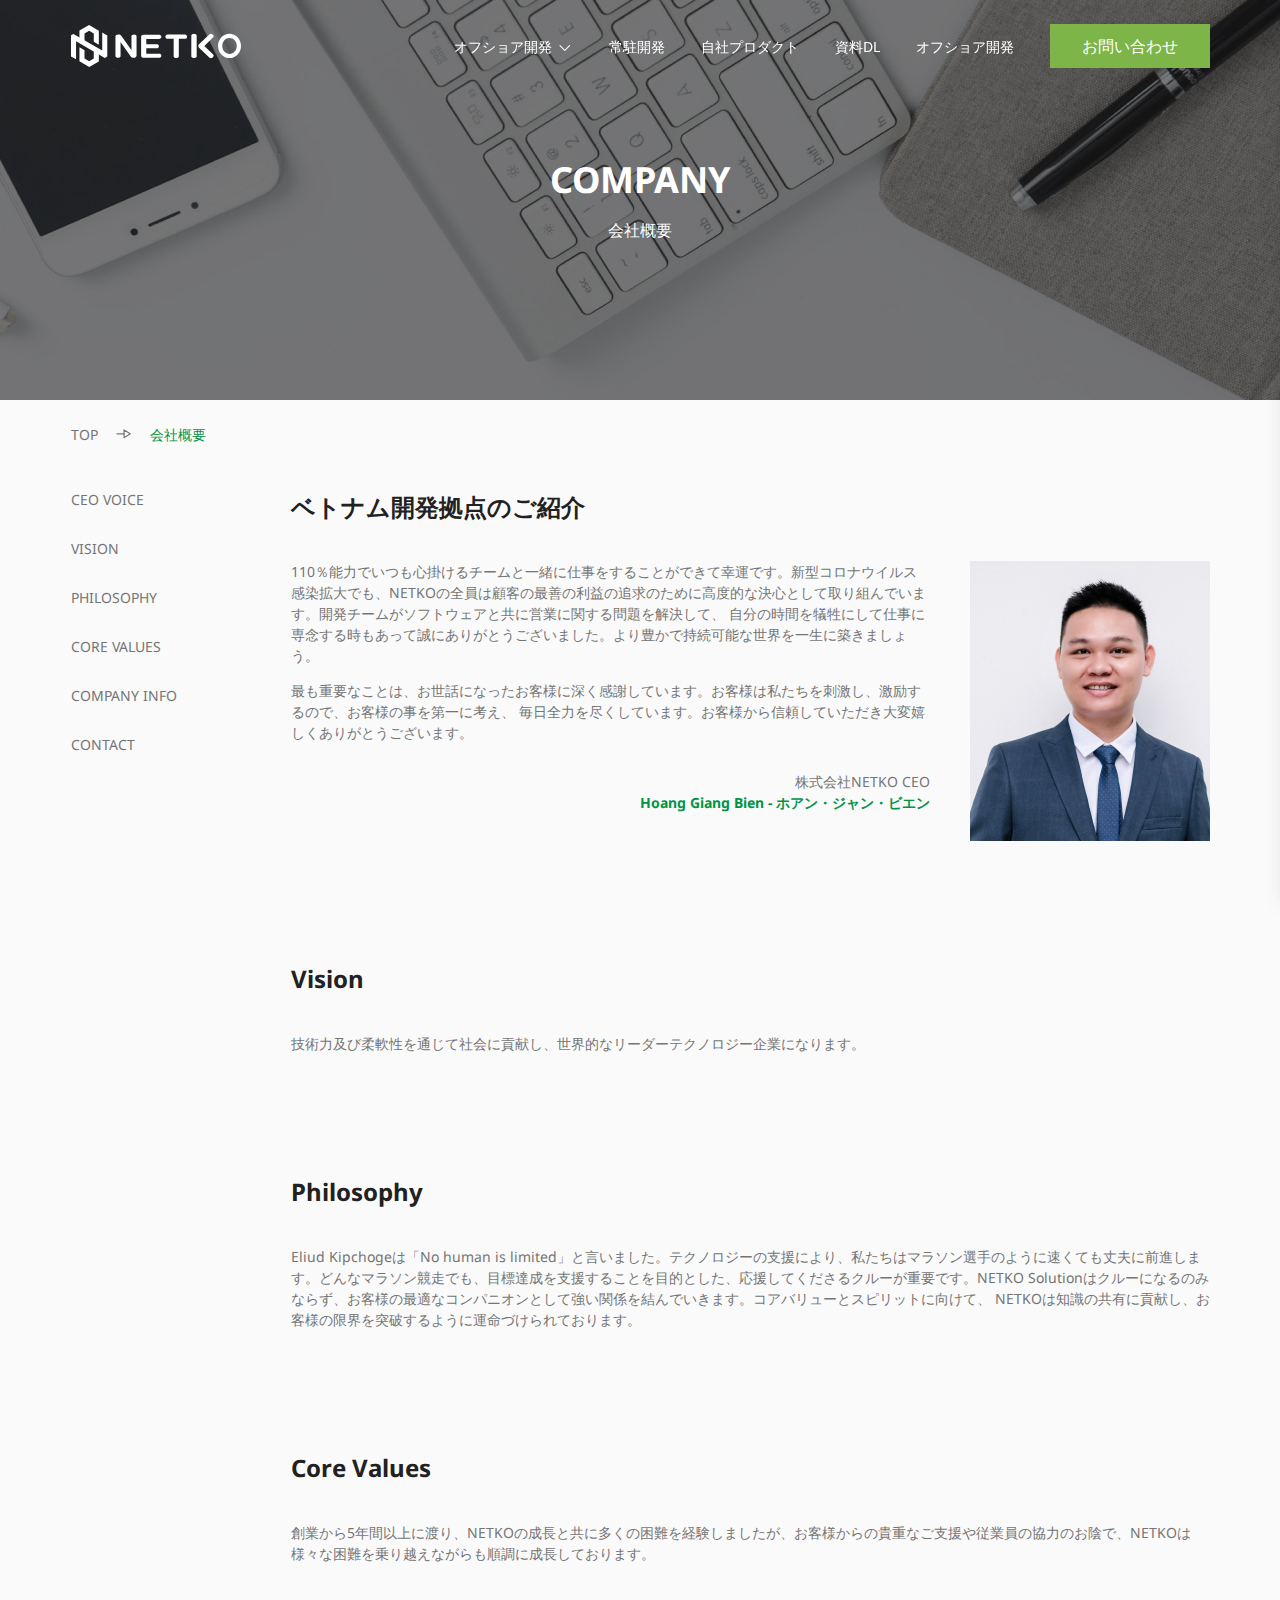
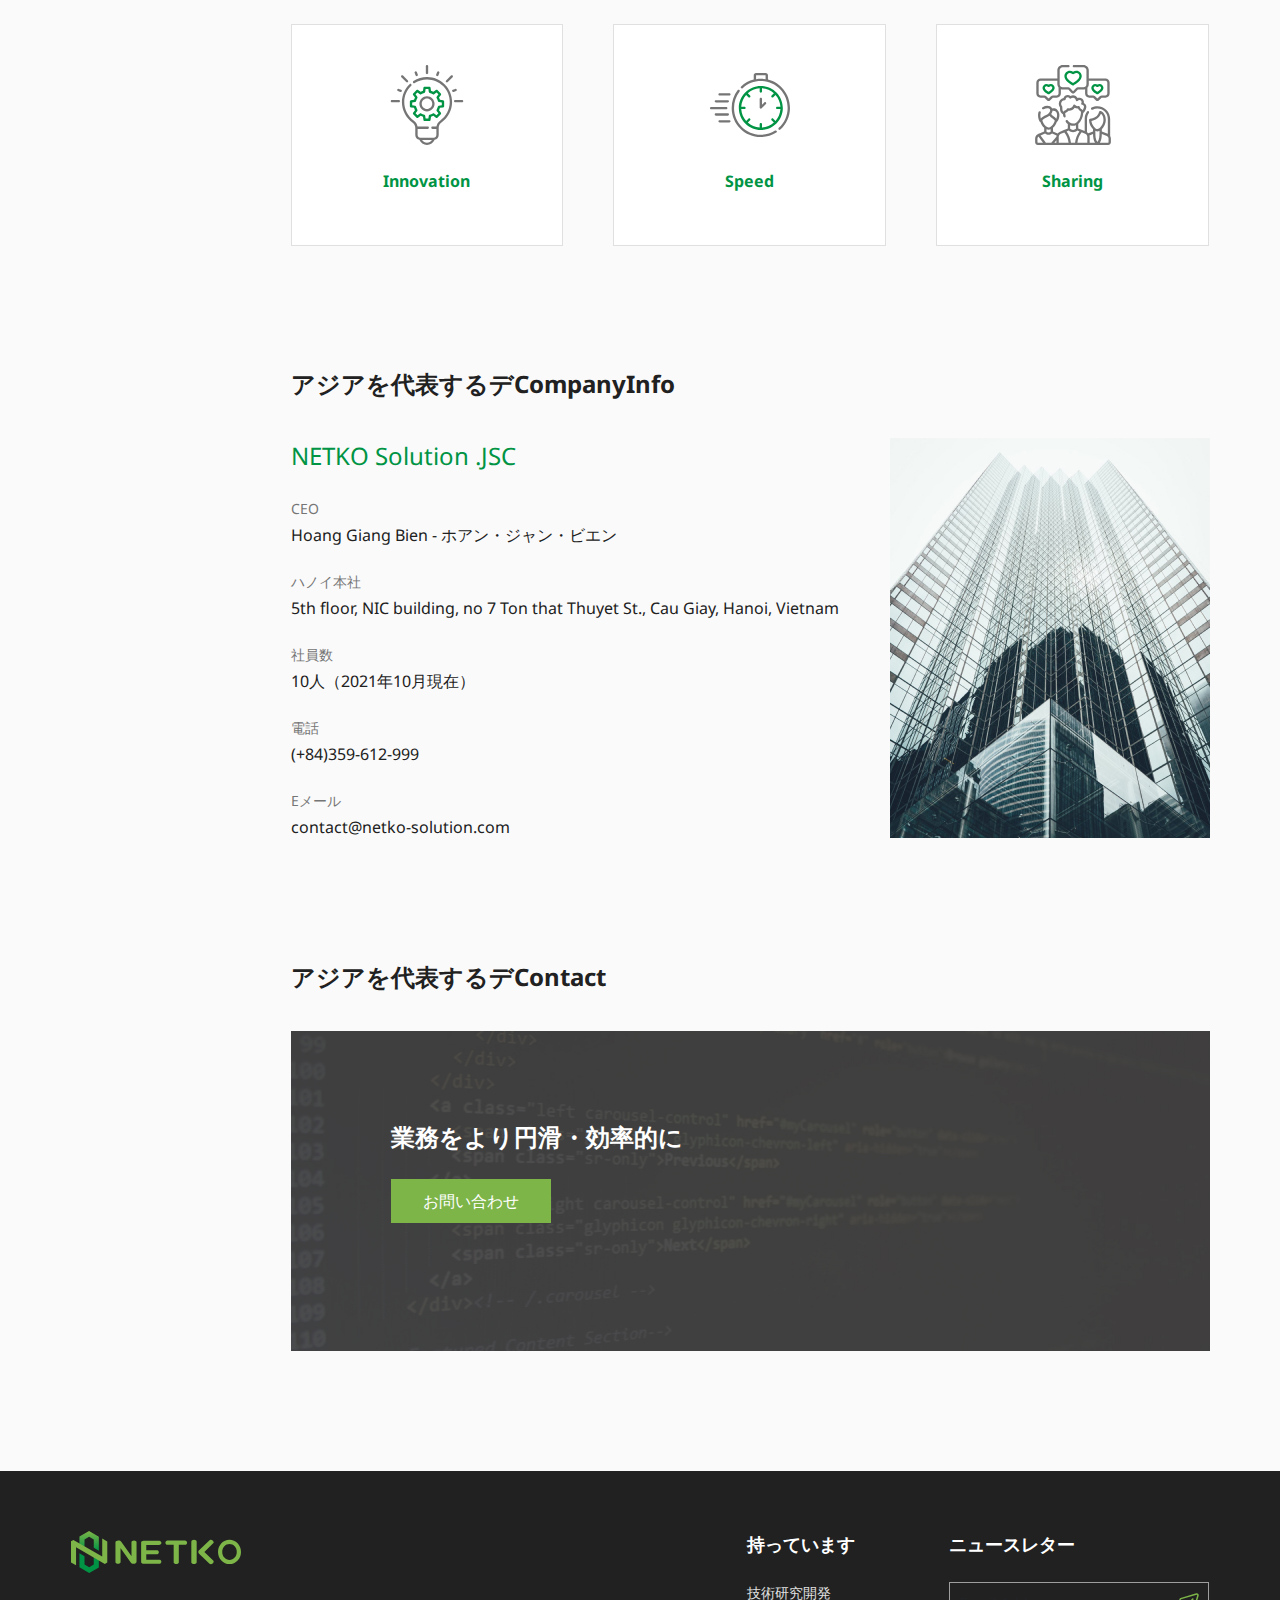
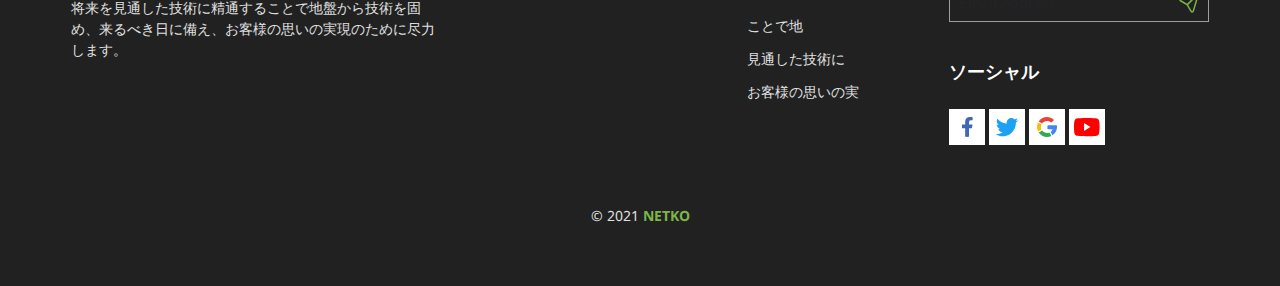
<file: about.html>
<!doctype html>
<html lang="en">

<head>
    <meta charset="utf-8">
    <meta name="viewport" content="width=device-width, initial-scale=1, minimum-scale=1, maximum-scale=1" />
    <title>NETKO - About Us</title>
    <link rel='shortcut icon' type='image/x-icon' href='./img/favicon.ico' />
    <link rel="icon" type="image/png" href="./img/favicon.png" />
    <meta name='robots' content='max-image-preview:large' />
    <link rel='dns-prefetch' href='//www.googletagmanager.com' />
    <link rel='dns-prefetch' href='//fonts.googleapis.com' />
    <link rel='dns-prefetch' href='//s.w.org' />
    <link rel="alternate" type="application/rss+xml" title=""
          href="" />
    <link rel="alternate" type="application/rss+xml" title=""
          href="" />

    <meta property="og:title" content="" />
    <meta property="og:type" content="" />
    <meta property="og:url" content="" />
    <meta property="og:image" content="./img/social.jpg" />

    <meta name="twitter:title" content="">
    <meta name="twitter:description" content="">
    <meta name="twitter:image" content="./img/social.jpg">
    <meta name="twitter:card" content="summary_large_image">

    <link href="./css/style.css" rel="stylesheet">
</head>

<body>

<header class="header" id="header">
    <div class="container">
        <div class="header-content">
            <a href="#" class="logo">
                <svg width="170" height="42" viewBox="0 0 170 42" fill="none" xmlns="http://www.w3.org/2000/svg">
                    <path d="M27.837 5.65635V5.64985H27.8241L18.0834 0L8.44623 5.58483L8.4527 5.59783H8.44623V17.5412H13.5075V8.52353L18.0834 5.8644L22.7757 8.58855V16.8L27.837 19.7387V5.65635Z" fill="url(#paint0_linear_415_904)"/>
                    <path d="M8.44623 36.3437V36.3502H8.4527L18.1999 42L27.8306 36.4152L27.8241 36.4022H27.837V24.4588H22.7757V33.4765L18.1999 36.1356L13.5075 33.4115V25.2L8.44623 22.2678V36.3437Z" fill="url(#paint1_linear_415_904)"/>
                    <path d="M31.222 7.58728V25.6161L5.05481 10.4415V10.4285L2.42709 8.90709L0 10.3374V31.4024L5.05481 34.3411V16.3059L31.222 31.4805V31.4935L33.8562 33.0213L36.2833 31.5845V10.5195L31.222 7.58728Z" fill="#7DB548"/>
                    <path d="M44.4513 11.4102C44.4646 11.1205 44.5528 10.8393 44.7071 10.5942C44.8615 10.3491 45.0767 10.1486 45.3315 10.0124C45.9676 9.60963 46.7094 9.40804 47.4609 9.43374C48.82 9.43374 49.7521 9.86717 50.2569 10.734L60.3859 24.9399H60.496L60.4571 11.2542C60.4626 10.9906 60.5351 10.7328 60.6676 10.5052C60.8001 10.2776 60.9883 10.0878 61.2144 9.95386C61.7381 9.58955 62.3639 9.40277 63.0007 9.42074C63.6394 9.40364 64.267 9.59028 64.7935 9.95386C65.0179 10.0891 65.2046 10.2793 65.3359 10.5068C65.4672 10.7342 65.5389 10.9913 65.5443 11.2542V30.7913C65.5327 31.0815 65.446 31.3636 65.2928 31.6099C65.1396 31.8561 64.9251 32.058 64.6706 32.1956C64.0332 32.5955 63.2923 32.7968 62.5412 32.7743C61.1345 32.7743 60.2069 32.3669 59.7581 31.552L49.6485 17.2876H49.5385L49.5773 30.9409C49.5712 31.2043 49.4985 31.4619 49.366 31.6894C49.2336 31.9168 49.0457 32.1067 48.8201 32.2412C48.2814 32.5889 47.6546 32.7739 47.0143 32.7739C46.374 32.7739 45.7472 32.5889 45.2085 32.2412C44.9829 32.1067 44.795 31.9168 44.6626 31.6894C44.5301 31.4619 44.4574 31.2043 44.4513 30.9409V11.4102Z" fill="#7DB548"/>
                    <path d="M70.1331 11.6183C70.1404 11.3543 70.2144 11.0966 70.348 10.8691C70.4815 10.6417 70.6703 10.4521 70.8968 10.3179C71.4271 9.95146 72.0591 9.7626 72.7025 9.77831H88.1776C88.4648 9.77676 88.7493 9.83355 89.014 9.94528C89.2787 10.057 89.5182 10.2214 89.718 10.4285C89.9181 10.6175 90.0775 10.8457 90.1864 11.099C90.2954 11.3522 90.3516 11.6252 90.3516 11.9011C90.3516 12.177 90.2954 12.4499 90.1864 12.7032C90.0775 12.9564 89.9181 13.1846 89.718 13.3737C89.5152 13.574 89.2742 13.7314 89.0096 13.8364C88.745 13.9413 88.4621 13.9918 88.1776 13.9848H75.272V19.1861H85.6858C85.9692 19.1795 86.251 19.2303 86.5145 19.3353C86.778 19.4403 87.0178 19.5973 87.2197 19.7972C87.4198 19.9863 87.5792 20.2144 87.6881 20.4677C87.7971 20.7209 87.8533 20.9939 87.8533 21.2698C87.8533 21.5457 87.7971 21.8187 87.6881 22.0719C87.5792 22.3252 87.4198 22.5533 87.2197 22.7424C87.0178 22.9423 86.778 23.0993 86.5145 23.2043C86.251 23.3093 85.9692 23.3601 85.6858 23.3535H75.272V28.6263H88.1776C88.4625 28.6205 88.7456 28.6722 89.0102 28.7783C89.2748 28.8844 89.5155 29.0427 89.718 29.2439C89.9181 29.433 90.0775 29.6612 90.1864 29.9144C90.2954 30.1677 90.3516 30.4407 90.3516 30.7165C90.3516 30.9924 90.2954 31.2654 90.1864 31.5187C90.0775 31.7719 89.9181 32.0001 89.718 32.1892C89.5152 32.3895 89.2742 32.5469 89.0096 32.6519C88.745 32.7568 88.4621 32.8073 88.1776 32.8003H72.7025C72.0591 32.816 71.4271 32.6272 70.8968 32.2607C70.6695 32.1275 70.48 31.9381 70.3463 31.7104C70.2126 31.4828 70.1392 31.2246 70.1331 30.9604V11.6183Z" fill="#7DB548"/>
                    <path d="M96.4686 13.7963C95.9107 13.7963 95.3757 13.5736 94.9812 13.1774C94.5867 12.7811 94.3651 12.2437 94.3651 11.6833C94.3651 11.1229 94.5867 10.5854 94.9812 10.1891C95.3757 9.79287 95.9107 9.57025 96.4686 9.57025H114.015C114.573 9.57025 115.108 9.79287 115.502 10.1891C115.897 10.5854 116.118 11.1229 116.118 11.6833C116.118 12.2437 115.897 12.7811 115.502 13.1774C115.108 13.5736 114.573 13.7963 114.015 13.7963H107.814V31.2269C107.805 31.4897 107.731 31.7461 107.599 31.9731C107.467 32.2001 107.281 32.3905 107.057 32.5272C106.519 32.8832 105.889 33.0729 105.245 33.0729C104.601 33.0729 103.971 32.8832 103.433 32.5272C103.207 32.3917 103.02 32.2018 102.886 31.9746C102.753 31.7475 102.678 31.4905 102.669 31.2269V13.7963H96.4686Z" fill="#7DB548"/>
                    <path d="M120.319 10.7015C120.325 10.4282 120.401 10.1612 120.54 9.92566C120.678 9.69014 120.874 9.49397 121.108 9.3557C121.669 8.99049 122.323 8.79615 122.992 8.79615C123.66 8.79615 124.314 8.99049 124.875 9.3557C125.109 9.4949 125.304 9.6913 125.442 9.92661C125.58 10.1619 125.657 10.4285 125.665 10.7015V31.1879C125.657 31.4619 125.581 31.7296 125.443 31.966C125.305 32.2025 125.11 32.4 124.875 32.5402C124.313 32.9008 123.659 33.0924 122.992 33.0924C122.324 33.0924 121.671 32.9008 121.108 32.5402C120.873 32.4014 120.676 32.2042 120.538 31.9674C120.4 31.7307 120.324 31.4623 120.319 31.1879V10.7015ZM133.38 20.948L142.182 29.6015C142.375 29.7771 142.518 30.0004 142.597 30.2492C142.677 30.498 142.69 30.7634 142.635 31.0189C142.507 31.6175 142.155 32.1438 141.651 32.4882C141.133 32.8908 140.501 33.1184 139.845 33.1384C139.551 33.1502 139.258 33.0983 138.985 32.9861C138.713 32.8739 138.468 32.7041 138.266 32.4882L128.06 22.6254C127.822 22.4166 127.631 22.1586 127.502 21.8691C127.372 21.5796 127.306 21.2654 127.309 20.948C127.307 20.6297 127.373 20.3146 127.502 20.0241C127.632 19.7336 127.822 19.4744 128.06 19.2641L138.266 9.40121C138.466 9.18359 138.711 9.01262 138.984 8.9003C139.257 8.78798 139.551 8.73703 139.845 8.75105C140.501 8.76739 141.134 8.99535 141.651 9.40121C142.156 9.74813 142.508 10.2765 142.635 10.8771C142.689 11.1315 142.676 11.3958 142.597 11.6435C142.517 11.8911 142.374 12.1134 142.182 12.2879L133.38 20.948Z" fill="#7DB548"/>
                    <path d="M158.498 33.1124C156.971 33.133 155.457 32.8312 154.053 32.2264C152.649 31.6216 151.388 30.7273 150.35 29.6016C148.197 27.2371 147.004 24.1489 147.004 20.9447C147.004 17.7406 148.197 14.6524 150.35 12.2879C151.399 11.1805 152.661 10.2987 154.059 9.69617C155.458 9.09365 156.964 8.78296 158.486 8.78296C160.007 8.78296 161.513 9.09365 162.912 9.69617C164.31 10.2987 165.572 11.1805 166.621 12.2879C168.793 14.6427 170 17.7345 170 20.9447C170 24.155 168.793 27.2468 166.621 29.6016C165.587 30.7253 164.33 31.6185 162.931 32.2233C161.532 32.8281 160.022 33.131 158.498 33.1124V33.1124ZM165.767 20.948C165.803 18.8724 165.046 16.8619 163.65 15.3307C163.005 14.5991 162.212 14.0133 161.325 13.6122C160.437 13.2111 159.475 13.0037 158.502 13.0037C157.528 13.0037 156.566 13.2111 155.679 13.6122C154.791 14.0133 153.999 14.5991 153.353 15.3307C151.989 16.8861 151.236 18.888 151.236 20.961C151.236 23.034 151.989 25.0359 153.353 26.5913C154.003 27.3156 154.797 27.8947 155.684 28.2911C156.571 28.6875 157.531 28.8923 158.502 28.8923C159.472 28.8923 160.432 28.6875 161.319 28.2911C162.206 27.8947 163 27.3156 163.65 26.5913C165.05 25.0525 165.808 23.0322 165.767 20.948V20.948Z" fill="#7DB548"/>
                    <defs>
                        <linearGradient id="paint0_linear_415_904" x1="18.1416" y1="0" x2="18.1416" y2="19.7387" gradientUnits="userSpaceOnUse">
                            <stop stop-color="#7DB548"/>
                            <stop offset="1" stop-color="#009444"/>
                        </linearGradient>
                        <linearGradient id="paint1_linear_415_904" x1="551.97" y1="1319.07" x2="551.97" y2="719.998" gradientUnits="userSpaceOnUse">
                            <stop stop-color="#7DB548"/>
                            <stop offset="1" stop-color="#009444"/>
                        </linearGradient>
                    </defs>
                </svg>
            </a>
            <nav class="main-menu">
                <ul class="menu-pc">
                    <li class="dropdown">
                        <a href="#">
                            <span>オフショア開発</span>
                            <i class="icon">
                                <svg width="17" height="16" viewBox="0 0 17 16" fill="none" xmlns="http://www.w3.org/2000/svg">
                                    <path d="M3.59691 5.16393C3.79171 4.96523 4.09654 4.94716 4.31134 5.10974L4.37288 5.16393L8.76953 9.64894L13.1662 5.16393C13.361 4.96523 13.6658 4.94716 13.8806 5.10974L13.9422 5.16393C14.137 5.36264 14.1547 5.67358 13.9953 5.8927L13.9422 5.95547L9.15752 10.8361C8.96272 11.0348 8.65789 11.0528 8.44309 10.8903L8.38155 10.8361L3.59691 5.95547C3.38263 5.73689 3.38263 5.38251 3.59691 5.16393Z" fill="white"/>
                                </svg>
                            </i>
                        </a>
                        <ul class="sub-menu">
                            <li><a href="#">オフショア開発</a></li>
                            <li><a href="#">常駐開発</a></li>
                            <li><a href="#">自社プロダクト</a></li>
                            <li><a href="#">資料DL</a></li>
                        </ul>
                    </li>
                    <li><a href="#">常駐開発</a></li>
                    <li><a href="#">自社プロダクト</a></li>
                    <li><a href="#">資料DL</a></li>
                    <li><a href="#">オフショア開発</a></li>
                    <li><a href="#" class="btn btn-primary">お問い合わせ</a></li>
                </ul>
                <ul class="menu-mb">
                    <li class="btn-contact"><a href="#" class="btn btn-primary">お問い合わせ</a></li>
                    <li>
                        <span class="menu_mb_btn" onclick="openMenu()">
                            <svg width="24" height="24" viewBox="0 0 24 24" fill="none"
                                 xmlns="http://www.w3.org/2000/svg">
                                <rect x="2" y="3" width="20" height="2" rx="1" fill="white" />
                                <rect x="2" y="11" width="20" height="2" rx="1" fill="white" />
                                <rect x="2" y="19" width="20" height="2" rx="1" fill="white" />
                            </svg>
                        </span>
                    </li>
                </ul>
            </nav>
        </div>
    </div>
</header>

<section class="heading">
    <div class="container">
        <h1>COMPANY</h1>
        <p>会社概要</p>
    </div>
</section>

<section class="container">
    <nav aria-label="breadcrumb">
        <ol class="breadcrumb">
            <li class="breadcrumb-item"><a href="#">TOP</a></li>
            <li class="breadcrumb-item active" aria-current="page">会社概要</li>
        </ol>
    </nav>
</section>

<section class="about-content container">
    <div class="sticky">
        <nav class="sticky-nav">
            <ul>
                <li><a href="#block_01">CEO Voice</a></li>
                <li><a href="#block_02">Vision</a></li>
                <li><a href="#block_03">Philosophy</a></li>
                <li><a href="#block_04">Core Values</a></li>
                <li><a href="#block_05">Company Info</a></li>
                <li><a href="#block_06">Contact</a></li>
            </ul>
        </nav>
    </div>
    <div class="content">
        <div class="block" id="block_01">
            <div class="block-title2">ベトナム開発拠点のご紹介</div>
            <div class="ceo-content">
                <div class="left">
                    <p>110％能力でいつも心掛けるチームと一緒に仕事をすることができて幸運です。新型コロナウイルス感染拡大でも、NETKOの全員は顧客の最善の利益の追求のために高度的な決心として取り組んでいます。開発チームがソフトウェアと共に営業に関する問題を解決して、
                        自分の時間を犠牲にして仕事に専念する時もあって誠にありがとうございました。より豊かで持続可能な世界を一生に築きましょう。</p>
                    <p>最も重要なことは、お世話になったお客様に深く感謝しています。お客様は私たちを刺激し、激励するので、お客様の事を第一に考え、
                        毎日全力を尽くしています。お客様から信頼していただき大変嬉しくありがとうございます。</p>
                    <div class="info">
                        <label>株式会社NETKO CEO</label>
                        <strong>Hoang Giang Bien - ホアン・ジャン・ビエン </strong>
                    </div>
                </div>
                <div class="img">
                    <img src="./img/bien-ceo.jpg" alt=""/>
                </div>
            </div>
        </div>

        <div class="block" id="block_02">
            <div class="block-title2">Vision</div>
            <div class="vision-content">
                <p>技術力及び柔軟性を通じて社会に貢献し、世界的なリーダーテクノロジー企業になります。</p>
            </div>
        </div>

        <div class="block" id="block_03">
            <div class="block-title2">Philosophy</div>
            <div class="Philosophy-content">
                <p>Eliud Kipchogeは「No human is limited」と言いました。テクノロジーの支援により、私たちはマラソン選手のように速くても丈夫に前進します。どんなマラソン競走でも、目標達成を支援することを目的とした、応援してくださるクルーが重要です。NETKO Solutionはクルーになるのみならず、お客様の最適なコンパニオンとして強い関係を結んでいきます。コアバリューとスピリットに向けて、
                    NETKOは知識の共有に貢献し、お客様の限界を突破するように運命づけられております。</p>
            </div>
        </div>

        <div class="block" id="block_04">
            <div class="block-title2">Core Values</div>
            <div class="value-content">
                <p>創業から5年間以上に渡り、NETKOの成長と共に多くの困難を経験しましたが、お客様からの貴重なご支援や従業員の協力のお陰で、NETKOは様々な困難を乗り越えながらも順調に成長しております。</p>
                <div class="item-box">
                    <div class="item">
                        <i class="icon">
                            <svg width="80" height="80" viewBox="0 0 80 80" fill="none" xmlns="http://www.w3.org/2000/svg">
                                <g clip-path="url(#clip0_463_1283)">
                                    <path d="M39.9988 31.2482C35.8112 31.2482 32.4042 34.6509 32.4042 38.8336C32.4042 43.0164 35.8112 46.4191 39.9988 46.4191C44.1864 46.4191 47.5934 43.0164 47.5934 38.8336C47.5934 34.6509 44.1864 31.2482 39.9988 31.2482V31.2482ZM39.9988 44.0778C37.1033 44.0778 34.7479 41.7249 34.7479 38.8336C34.7479 35.9418 37.1033 33.5889 39.9988 33.5889C42.8943 33.5889 45.2496 35.9418 45.2496 38.8336C45.2496 41.7249 42.8943 44.0778 39.9988 44.0778V44.0778Z" fill="#757575"/>
                                    <path d="M53.8226 28.4161L50.4285 25.0262C50.0159 24.6143 49.3622 24.5679 48.8959 24.9182L46.3391 26.8372C45.5939 26.4435 44.8138 26.1212 44.0082 25.8728L43.559 22.7106C43.4772 22.1332 42.9822 21.7041 42.3987 21.7041H37.5989C37.0148 21.7041 36.5204 22.1332 36.438 22.7106L35.9888 25.8728C35.1831 26.1212 34.4037 26.4435 33.6584 26.8372L31.1017 24.9182C30.6348 24.5679 29.9817 24.6143 29.5685 25.0262L26.1749 28.4161C25.7623 28.8287 25.7159 29.4812 26.0663 29.9469L27.9877 32.5012C27.594 33.2452 27.2705 34.024 27.0221 34.8285L23.8556 35.2777C23.2776 35.3595 22.8485 35.8539 22.8485 36.4368V41.2305C22.8485 41.8134 23.2776 42.3077 23.8556 42.3895L27.0221 42.8387C27.2705 43.6432 27.5934 44.422 27.9877 45.166L26.0663 47.7203C25.7159 48.186 25.7623 48.8385 26.1749 49.2511L29.5685 52.641C29.9817 53.053 30.6348 53.0988 31.1017 52.749L33.6584 50.8301C34.4037 51.2231 35.1831 51.546 35.9888 51.7944L36.438 54.9567C36.5204 55.5341 37.0148 55.9625 37.5989 55.9625H42.3987C42.9822 55.9625 43.4766 55.5341 43.559 54.9567L44.0082 51.7944C44.8138 51.546 45.5939 51.2231 46.3391 50.8301L48.8959 52.749C49.3622 53.0994 50.0159 53.053 50.4285 52.641L53.8226 49.2511C54.2352 48.8385 54.281 48.186 53.9307 47.7203L52.0093 45.166C52.4036 44.422 52.7264 43.6432 52.9749 42.8387L56.1414 42.3895C56.7194 42.3077 57.149 41.8134 57.149 41.2305V36.4368C57.149 35.8539 56.7194 35.3595 56.1414 35.2777L52.9749 34.8285C52.7264 34.024 52.4036 33.2452 52.0093 32.5012L53.9307 29.9469C54.281 29.4812 54.2352 28.8287 53.8226 28.4161V28.4161ZM54.8053 37.4524V40.2142L51.886 40.6287C51.4117 40.6958 51.026 41.0443 50.9119 41.5094C50.6409 42.6178 50.2026 43.6743 49.61 44.649C49.361 45.058 49.3866 45.5768 49.6747 45.9595L51.4459 48.3142L49.4904 50.2667L47.1332 48.4979C46.7499 48.2104 46.2305 48.1842 45.8209 48.4332C44.845 49.0247 43.7872 49.4623 42.677 49.7339C42.2119 49.8474 41.8628 50.2325 41.795 50.7062L41.3812 53.6218H38.6157L38.2013 50.7062C38.1342 50.2325 37.7844 49.8474 37.3193 49.7339C36.2091 49.4623 35.152 49.0247 34.176 48.4332C33.7665 48.1842 33.2471 48.2104 32.8638 48.4979L30.5066 50.2667L28.551 48.3136L30.3223 45.9595C30.6097 45.5768 30.6354 45.058 30.387 44.649C29.7943 43.6743 29.3561 42.6178 29.0845 41.5088C28.9709 41.0443 28.5852 40.6952 28.111 40.6281L25.1917 40.2142V37.4524L28.111 37.0386C28.5852 36.9714 28.9709 36.6223 29.0845 36.1578C29.3561 35.0488 29.7943 33.9929 30.387 33.0182C30.6354 32.6086 30.6097 32.0898 30.3223 31.7078L28.551 29.353L30.5066 27.3999L32.8638 29.1693C33.2471 29.4562 33.7665 29.4824 34.176 29.234C35.152 28.642 36.2091 28.2043 37.3193 27.9333C37.7844 27.8192 38.1335 27.4347 38.2013 26.9604L38.6157 24.0448H41.3812L41.795 26.9604C41.8628 27.4341 42.2119 27.8192 42.677 27.9333C43.7872 28.2043 44.845 28.642 45.8209 29.234C46.2305 29.4824 46.7499 29.4562 47.1332 29.1693L49.4904 27.3999L51.4459 29.353L49.6747 31.7078C49.3866 32.0898 49.361 32.6093 49.61 33.0182C50.2026 33.9929 50.6403 35.0488 50.9119 36.1572C51.0254 36.6223 51.4111 36.9714 51.8854 37.0386L54.8053 37.4524Z" fill="#009444"/>
                                    <path d="M39.9982 9.20532C40.6458 9.20532 41.17 8.68164 41.17 8.03528V1.17065C41.17 0.523682 40.6458 0 39.9982 0C39.3512 0 38.8263 0.523682 38.8263 1.17065V8.03528C38.8263 8.68164 39.3512 9.20532 39.9982 9.20532Z" fill="#757575"/>
                                    <path d="M75.0745 35.0336H68.2013C67.5537 35.0336 67.0294 35.5573 67.0294 36.2036C67.0294 36.8506 67.5537 37.3743 68.2013 37.3743H75.0745C75.7214 37.3743 76.2463 36.8506 76.2463 36.2036C76.2463 35.5573 75.7214 35.0336 75.0745 35.0336V35.0336Z" fill="#757575"/>
                                    <path d="M11.795 35.0336H4.92188C4.2749 35.0336 3.75 35.5573 3.75 36.2036C3.75 36.8506 4.2749 37.3743 4.92188 37.3743H11.795C12.442 37.3743 12.9669 36.8506 12.9669 36.2036C12.9669 35.5573 12.4426 35.0336 11.795 35.0336Z" fill="#757575"/>
                                    <path d="M19.2267 17.113C19.6783 17.5641 20.4327 17.5641 20.8838 17.113C21.3415 16.6559 21.3415 15.9149 20.8838 15.4578L16.0241 10.6036C15.5664 10.1471 14.8242 10.1471 14.3664 10.6036C13.9093 11.0608 13.9093 11.8018 14.3664 12.2595L19.2267 17.113Z" fill="#757575"/>
                                    <path d="M14.1657 24.8388L11.7908 23.9092C11.1878 23.6736 10.5085 23.9703 10.2723 24.5721C10.0361 25.1739 10.3333 25.8532 10.9357 26.0888L13.3112 27.0184C13.9063 27.2509 14.5966 26.9494 14.8298 26.3555C15.066 25.7531 14.7687 25.0744 14.1657 24.8388Z" fill="#757575"/>
                                    <path d="M28.6188 10.4035C28.852 10.9974 29.5423 11.2989 30.1374 11.0663C30.7398 10.8307 31.037 10.1514 30.8014 9.54962L29.8432 7.10821C29.6076 6.50579 28.9277 6.20916 28.3246 6.44476C27.7222 6.68096 27.425 7.35967 27.6612 7.96148L28.6188 10.4035Z" fill="#757575"/>
                                    <path d="M49.8585 11.0663C50.4535 11.2989 51.1439 10.9974 51.377 10.4035L52.3353 7.96209C52.5709 7.35967 52.2742 6.68096 51.6712 6.44476C51.0688 6.20977 50.3888 6.50579 50.1526 7.1076L49.195 9.54962C48.9588 10.1514 49.256 10.8301 49.8585 11.0663V11.0663Z" fill="#757575"/>
                                    <path d="M59.9407 17.4561C60.2404 17.4561 60.5407 17.3419 60.7696 17.113L65.6292 12.2595C66.087 11.8018 66.087 11.0608 65.6292 10.6036C65.1714 10.1471 64.4299 10.1471 63.9721 10.6036L59.1119 15.4578C58.6541 15.9149 58.6541 16.6559 59.1119 17.113C59.3408 17.3419 59.6411 17.4561 59.9407 17.4561Z" fill="#757575"/>
                                    <path d="M69.7241 24.5722C69.4879 23.9697 68.8079 23.6737 68.2055 23.9093L65.83 24.8389C65.2276 25.0745 64.9304 25.7532 65.1666 26.3556C65.3997 26.9495 66.09 27.251 66.6851 27.0185L69.0606 26.0889C69.663 25.8533 69.9603 25.174 69.7241 24.5722Z" fill="#757575"/>
                                    <path d="M40.2124 12.055C35.3302 12.0135 30.5658 13.4039 26.4435 16.0741C25.9003 16.4263 25.7458 17.1508 26.098 17.6934C26.4496 18.2354 27.1759 18.3898 27.7185 18.0383C31.402 15.653 35.6451 14.3951 40.0043 14.3951C40.0671 14.3951 40.1306 14.3951 40.1935 14.3957C46.2274 14.4463 51.8921 16.831 56.1444 21.112C60.3992 25.3948 62.7423 31.0766 62.7423 37.1105C62.7423 44.4897 59.1309 51.4361 53.0811 55.6927C51.0852 57.0965 49.7803 59.2474 49.4525 61.5991H45.4437C44.7961 61.5991 44.2719 62.1234 44.2719 62.7697C44.2719 63.4161 44.7961 63.9404 45.4437 63.9404H49.3713V69.9426C49.3713 71.4257 48.1628 72.6324 46.6779 72.6324H33.3197C31.8347 72.6324 30.6262 71.4257 30.6262 69.9426V63.9404H40.7562C41.4038 63.9404 41.9281 63.4161 41.9281 62.7697C41.9281 62.1234 41.4038 61.5991 40.7562 61.5991H30.5432C30.2197 59.2443 28.9337 57.105 26.9617 55.7244C20.8838 51.4703 17.2552 44.5123 17.2552 37.1111C17.2552 30.9472 19.7284 25.1617 24.22 20.8202C24.6851 20.3704 24.6973 19.6294 24.2468 19.165C23.797 18.7005 23.0554 18.6883 22.5897 19.1381C17.6385 23.9245 14.9115 30.3076 14.9115 37.1111C14.9115 45.2746 18.9136 52.9498 25.6165 57.6415C27.2858 58.8098 28.2825 60.7269 28.2825 62.7697V69.9426C28.2825 72.3754 30.0208 74.4104 32.3218 74.8736C33.595 77.9693 36.5894 80 39.9988 80C43.4082 80 46.4026 77.9693 47.6752 74.8736C49.9762 74.4104 51.7145 72.3754 51.7145 69.9426V62.7728C51.7145 62.7716 51.7151 62.7709 51.7151 62.7697C51.7151 60.733 52.7301 58.803 54.4312 57.6061C61.1023 52.9119 65.0854 45.2502 65.0854 37.1111C65.0854 30.4553 62.5012 24.1882 57.8082 19.4634C53.1177 14.7417 46.8689 12.1105 40.2124 12.055V12.055ZM39.9988 77.6593C37.9376 77.6593 36.0876 76.6259 35.0092 74.9731H44.9884C43.9099 76.6259 42.0599 77.6593 39.9988 77.6593V77.6593Z" fill="#757575"/>
                                </g>
                                <defs>
                                    <clipPath id="clip0_463_1283">
                                        <rect width="80" height="80" fill="white"/>
                                    </clipPath>
                                </defs>
                            </svg>
                        </i>
                        <div class="name">Innovation</div>
                    </div>
                    <div class="item">
                        <i class="icon">
                            <svg width="80" height="80" viewBox="0 0 80 80" fill="none" xmlns="http://www.w3.org/2000/svg">
                                <g clip-path="url(#clip0_463_1272)">
                                    <path d="M50.8397 64.8983C62.9692 64.8983 72.8373 55.0303 72.8373 42.9007C72.8373 30.7712 62.9692 20.903 50.8397 20.903C38.7101 20.903 28.8419 30.771 28.8419 42.9007C28.8419 55.0304 38.7101 64.8983 50.8397 64.8983V64.8983ZM34.461 41.7221H31.2351C31.5046 37.1925 33.3157 33.0718 36.1504 29.8779L38.4249 32.1524C38.655 32.3826 38.9567 32.4977 39.2582 32.4977C39.5597 32.4977 39.8614 32.3826 40.0914 32.1524C40.5516 31.6922 40.5516 30.946 40.0914 30.486L37.8169 28.2115C41.0107 25.3768 45.1315 23.5656 49.6611 23.2961V26.522C49.6611 27.1729 50.1886 27.7005 50.8395 27.7005C51.4905 27.7005 52.018 27.1729 52.018 26.522V23.2961C56.5475 23.5656 60.6683 25.3768 63.862 28.2115L61.5875 30.486C61.1273 30.9462 61.1273 31.6924 61.5875 32.1524C61.8177 32.3825 62.1193 32.4977 62.4209 32.4977C62.7224 32.4977 63.0241 32.3826 63.2543 32.1524L65.5286 29.8779C68.3632 33.0718 70.1745 37.1924 70.4438 41.722H67.2179C66.5669 41.722 66.0394 42.2496 66.0394 42.9004C66.0394 43.5512 66.5669 44.0788 67.2179 44.0788H70.4438C70.1743 48.6084 68.3632 52.7292 65.5285 55.9229L63.2541 53.6485C62.7937 53.1883 62.0477 53.1883 61.5875 53.6485C61.1273 54.1087 61.1273 54.8549 61.5875 55.315L63.862 57.5895C60.6681 60.4242 56.5475 62.2354 52.018 62.5048V59.2789C52.018 58.6281 51.4905 58.1005 50.8395 58.1005C50.1886 58.1005 49.6611 58.6281 49.6611 59.2789V62.5048C45.1313 62.2354 41.0107 60.4242 37.8169 57.5895L40.0914 55.3151C40.5516 54.8549 40.5516 54.1087 40.0914 53.6487C39.631 53.1883 38.885 53.1885 38.4249 53.6487L36.1504 55.923C33.3157 52.7292 31.5046 48.6086 31.2351 44.0788H34.461C35.1118 44.0788 35.6394 43.5512 35.6394 42.9004C35.6394 42.2497 35.1118 41.7221 34.461 41.7221V41.7221Z" fill="#009444"/>
                                    <path d="M65.1285 65.582C60.8572 68.2787 55.9163 69.704 50.8397 69.704C36.0603 69.704 24.0363 57.68 24.0363 42.9005C24.0363 36.9171 25.9642 31.2578 29.6114 26.5343C30.0091 26.0192 29.914 25.2792 29.3988 24.8813C28.8838 24.4837 28.1437 24.5787 27.7459 25.0939C23.7771 30.2336 21.6794 36.391 21.6794 42.9005C21.6794 58.9796 34.7607 72.0608 50.8397 72.0608C56.3623 72.0608 61.7385 70.5095 66.3867 67.5748C66.9371 67.2274 67.1015 66.4996 66.7541 65.9492C66.4065 65.3989 65.6789 65.2347 65.1285 65.582Z" fill="#757575"/>
                                    <path d="M57.9468 14.6178V10.1508C57.9468 8.93117 56.9546 7.93909 55.7351 7.93909H45.9441C44.7245 7.93909 43.7324 8.93117 43.7324 10.1508V14.6166C39.0461 15.7906 34.6983 18.1198 31.0796 21.4559C30.6012 21.8971 30.5708 22.6425 31.0119 23.1211C31.4531 23.5995 32.1986 23.63 32.6771 23.1888C37.6377 18.6157 44.0879 16.0972 50.8396 16.0972C65.6191 16.0972 77.643 28.1211 77.643 42.9006C77.643 50.4867 74.4067 57.7506 68.7639 62.8292C68.2803 63.2646 68.241 64.0096 68.6764 64.4934C68.9089 64.7521 69.2301 64.8834 69.5525 64.8834C69.8334 64.8834 70.1153 64.7836 70.3406 64.5809C76.4792 59.056 79.9999 51.1537 79.9999 42.9004C80 29.2724 70.6019 17.7993 57.9468 14.6178V14.6178ZM46.0894 14.127V10.296H55.5901V14.1293C54.0437 13.8748 52.4572 13.7403 50.8399 13.7403C49.2361 13.7403 47.6482 13.871 46.0894 14.127V14.127Z" fill="#757575"/>
                                    <path d="M50.8397 43.7259C51.2819 43.7259 51.6665 43.4822 51.8681 43.122L55.9332 39.0569C56.3934 38.5967 56.3934 37.8505 55.9332 37.3903C55.473 36.9301 54.727 36.9301 54.2665 37.3903L52.018 39.6386V33.8997C52.018 33.2489 51.4905 32.7213 50.8396 32.7213C50.1886 32.7213 49.6611 33.2489 49.6611 33.8997V42.5471C49.6613 43.1982 50.1888 43.7259 50.8397 43.7259V43.7259Z" fill="#757575"/>
                                    <path d="M17.3898 43.1665C17.3898 42.5157 16.8621 41.988 16.2113 41.988H1.17843C0.527624 41.988 0 42.5157 0 43.1665C0 43.8173 0.527624 44.3449 1.17843 44.3449H16.2113C16.8621 44.3449 17.3898 43.8174 17.3898 43.1665Z" fill="#757575"/>
                                    <path d="M5.87863 37.4822H17.7827C18.4335 37.4822 18.9611 36.9546 18.9611 36.3038C18.9611 35.653 18.4335 35.1254 17.7827 35.1254H5.87863C5.22782 35.1254 4.7002 35.653 4.7002 36.3038C4.7002 36.9546 5.22766 37.4822 5.87863 37.4822Z" fill="#757575"/>
                                    <path d="M19.3539 28.2622H9.59128C8.94047 28.2622 8.41284 28.7898 8.41284 29.4406C8.41284 30.0914 8.94047 30.6191 9.59128 30.6191H19.3539C20.0047 30.6191 20.5323 30.0914 20.5323 29.4406C20.5323 28.7897 20.0047 28.2622 19.3539 28.2622V28.2622Z" fill="#757575"/>
                                    <path d="M18.961 49.4975C18.961 48.8467 18.4334 48.3191 17.7825 48.3191H5.87863C5.22782 48.3191 4.7002 48.8467 4.7002 49.4975C4.7002 50.1483 5.22782 50.676 5.87863 50.676H17.7827C18.4334 50.676 18.961 50.1483 18.961 49.4975Z" fill="#757575"/>
                                    <path d="M19.3539 55.1823H9.59128C8.94047 55.1823 8.41284 55.7099 8.41284 56.3607C8.41284 57.0115 8.94047 57.5391 9.59128 57.5391H19.3539C20.0047 57.5391 20.5323 57.0115 20.5323 56.3607C20.5323 55.7099 20.0047 55.1823 19.3539 55.1823V55.1823Z" fill="#757575"/>
                                </g>
                                <defs>
                                    <clipPath id="clip0_463_1272">
                                        <rect width="80" height="80" fill="white"/>
                                    </clipPath>
                                </defs>
                            </svg>
                        </i>
                        <div class="name">Speed</div>
                    </div>
                    <div class="item">
                        <i class="icon">
                            <svg width="80" height="80" viewBox="0 0 80 80" fill="none" xmlns="http://www.w3.org/2000/svg">
                                <g clip-path="url(#clip0_213_1001)">
                                    <path d="M63.6846 29.1441C63.8982 29.2496 64.1311 29.3022 64.3644 29.3022C64.6088 29.3022 64.8532 29.2444 65.0749 29.1289C66.32 28.4799 70.386 26.1085 70.4327 22.8457C70.4993 20.89 68.7247 18.8785 66.5241 18.9144C65.7519 18.9144 65.008 19.1357 64.3719 19.5472C63.7407 19.1354 63.0055 18.9144 62.2425 18.9144C60.21 18.8929 58.3522 20.6779 58.3061 22.805C58.2377 26.1911 62.4057 28.5132 63.6846 29.1441ZM62.2313 21.2582H62.2422C62.6413 21.2582 63.0232 21.4111 63.3186 21.6897C63.3188 21.6899 63.3189 21.69 63.3191 21.6902C63.9054 22.2422 64.828 22.2425 65.4191 21.6911C65.7188 21.4119 66.111 21.2582 66.5238 21.2582C67.1514 21.2686 68.0483 21.7685 68.0891 22.8119C68.0669 24.3563 65.8788 25.9919 64.3549 26.853C62.8146 26.0239 60.6174 24.4269 60.6491 22.8524C60.6663 22.0089 61.4057 21.2639 62.2313 21.2582Z" fill="#009444"/>
                                    <path d="M14.9135 29.1443C15.127 29.2496 15.3599 29.3022 15.593 29.3022C15.8374 29.3022 16.0817 29.2444 16.3035 29.1289C17.5485 28.4799 21.6144 26.1085 21.6613 22.8455C21.7277 20.8902 19.953 18.8785 17.7525 18.9144C16.9803 18.9144 16.2366 19.1357 15.6003 19.5472C14.9616 19.1304 14.2141 18.9086 13.4433 18.9144C11.331 18.9294 9.57736 20.6749 9.53439 22.805C9.46627 26.1911 13.6341 28.5132 14.9135 29.1443ZM13.46 21.2582H13.471C13.87 21.2582 14.2519 21.4111 14.5472 21.6897C14.5474 21.6899 14.5475 21.69 14.5477 21.6902C15.1338 22.2421 16.0563 22.2427 16.6477 21.6911C16.9472 21.4119 17.3395 21.2582 17.7524 21.2582C18.38 21.2686 19.2769 21.7685 19.3177 22.8119C19.2955 24.3563 17.1074 25.9919 15.5833 26.853C14.0431 26.0239 11.846 24.4269 11.8778 22.8524C11.8949 22.0088 12.6342 21.2639 13.46 21.2582Z" fill="#009444"/>
                                    <path d="M7.50357 32.7608H11.2739C11.4083 32.7608 11.5348 32.8131 11.63 32.908L14.1822 35.4552C14.5726 35.8447 15.0872 36.0397 15.6018 36.0397C16.1118 36.0397 16.6218 35.8483 17.0112 35.465L19.6128 32.9055C19.7076 32.812 19.8333 32.7606 19.9664 32.7606H23.6915C26.0012 32.7606 27.8803 30.8817 27.8803 28.5719V24.1781C28.4487 24.3838 29.0612 24.4964 29.6997 24.4964H34.7522C35.1376 24.4964 35.5048 24.6625 35.7595 24.9516L38.314 27.8536C38.7567 28.3566 39.395 28.6464 40.065 28.6491H40.0743C40.7409 28.6491 41.3775 28.3647 41.8222 27.8677L44.4383 24.9436C44.6925 24.6594 45.057 24.4964 45.4384 24.4964H50.4348C51.0111 24.4964 51.5658 24.4039 52.0864 24.235V28.572C52.0864 30.8817 53.9653 32.7608 56.2751 32.7608H60.0454C60.1798 32.7608 60.3064 32.8131 60.4015 32.908L62.9537 35.4552C63.3442 35.8447 63.8589 36.0397 64.3736 36.0397C64.8834 36.0397 65.3934 35.8483 65.7829 35.465L68.3847 32.9053C68.4795 32.812 68.6051 32.7606 68.7383 32.7606H72.4634C74.7729 32.7606 76.652 30.8817 76.652 28.5719V17.6977C76.652 15.388 74.7731 13.5089 72.4634 13.5089H55.7965V5.36172C55.7965 2.40531 53.3912 0 50.4347 0H40.8878C40.2404 0 39.7159 0.524531 39.7159 1.17188C39.7159 1.81922 40.2404 2.34375 40.8878 2.34375H50.4347C52.0987 2.34375 53.4526 3.69766 53.4526 5.36172V19.1345C53.4526 20.7987 52.0987 22.1527 50.4347 22.1527H45.4383C44.3909 22.1527 43.3897 22.6003 42.6912 23.3808L40.0733 26.305L37.5189 23.403C36.8193 22.6084 35.8109 22.1527 34.7522 22.1527H29.6997C28.0354 22.1527 26.6815 20.7987 26.6815 19.1345V5.36172C26.6815 3.69766 28.0354 2.34375 29.6997 2.34375H35.419C36.0662 2.34375 36.5909 1.81922 36.5909 1.17188C36.5909 0.524531 36.0662 0 35.419 0H29.6997C26.7431 0 24.3378 2.40531 24.3378 5.36172V13.5092H7.50357C5.19388 13.5092 3.31482 15.3881 3.31482 17.698V28.5722C3.31482 30.8819 5.19388 32.7608 7.50357 32.7608ZM72.4633 15.853C73.4804 15.853 74.3081 16.6806 74.3081 17.698V28.5722C74.3081 29.5895 73.4804 30.4172 72.4633 30.4172H68.7381C67.9861 30.4172 67.2767 30.7075 66.7409 31.2348L64.3748 33.5623L62.057 31.2491C61.5195 30.7125 60.805 30.417 60.0453 30.417H56.275C55.2576 30.417 54.43 29.5894 54.43 28.572V22.7053C55.2789 21.7564 55.7964 20.5048 55.7964 19.1344V15.8528H72.4633V15.853ZM5.65857 17.698C5.65857 16.6806 6.48623 15.853 7.50357 15.853H24.3378V19.1345C24.3378 20.4123 24.7878 21.5866 25.5365 22.5088V28.572C25.5365 29.5894 24.7089 30.417 23.6915 30.417H19.9664C19.2145 30.417 18.5053 30.7073 17.9692 31.2347L15.6033 33.5622L13.2854 31.2489C12.7478 30.7123 12.0334 30.4169 11.2737 30.4169H7.50341C6.48607 30.4169 5.65841 29.5892 5.65841 28.5719V17.698H5.65857Z" fill="#757575"/>
                                    <path d="M31.3909 11.0521C31.2936 15.8781 37.4153 19.2768 39.2933 20.2032C39.5341 20.3221 39.7969 20.3815 40.0597 20.3815C40.3351 20.3815 40.6103 20.3164 40.8603 20.1862C42.6928 19.2312 48.6767 15.7525 48.7437 11.0926C48.843 8.35433 46.3451 5.63699 43.3728 5.69652C42.1683 5.69652 41.0144 6.0873 40.0695 6.80683C39.1216 6.07886 37.9692 5.69199 36.7664 5.69652C33.8615 5.71699 31.4501 8.11949 31.3909 11.0521ZM36.7833 8.04027C36.7905 8.04011 36.7976 8.04011 36.8048 8.04011C37.5772 8.04011 38.3153 8.33542 38.8851 8.87261V8.87277C39.5448 9.49449 40.5842 9.49433 41.2514 8.87246C41.8273 8.33542 42.5803 8.04027 43.3728 8.04027C44.8117 8.01527 46.44 9.31793 46.4003 11.059C46.363 13.6532 43.0191 16.3596 40.0525 17.9617C37.042 16.4187 33.6806 13.7564 33.734 11.0995C33.7675 9.45261 35.1636 8.05167 36.7833 8.04027Z" fill="#009444"/>
                                    <path d="M77.1691 70.9825V53.913C77.1691 46.8875 71.4534 41.1719 64.428 41.1719C62.4088 41.1719 60.3981 41.6566 58.6134 42.5734C58.0377 42.8692 57.8108 43.5756 58.1066 44.1512C58.4023 44.727 59.1089 44.9539 59.6844 44.6581C61.16 43.9 62.7559 43.5156 64.428 43.5156C70.1611 43.5156 74.8253 48.1798 74.8253 53.913V68.9153C74.7933 68.9014 74.7628 68.8853 74.7305 68.872H74.7306L68.8288 66.44V64.1491C71.0841 61.8972 72.8181 58.2859 72.8181 54.9639C72.8181 50.6855 70.9134 47.3237 67.7228 45.9709C67.433 45.8481 67.1058 45.8475 66.8145 45.9684C66.6127 46.0647 66.2438 46.287 66.1203 46.7997C65.4139 50.0238 62.8722 52.5531 59.6448 53.2438L56.9627 53.8178C56.5122 53.9048 56.0416 54.4455 56.0389 55.1983C56.12 58.4881 57.8252 61.9753 60.0275 64.1636V66.44L55.3653 68.3611C54.9894 67.897 54.5405 67.4903 54.0309 67.1559V53.9128C54.0309 51.7647 54.6802 49.7033 55.9084 47.9514C56.28 47.4214 56.1517 46.6908 55.6217 46.3192C55.0916 45.9477 54.3611 46.0761 53.9895 46.6059C52.4833 48.7541 51.6874 51.2808 51.6874 53.913V66.0712L45.2742 63.4287V58.977C48.2102 56.5989 49.9497 52.3205 50.2733 48.1114C51.8097 47.0089 52.7069 44.7791 53.2028 42.9941C53.5423 41.7719 53.3345 40.4672 52.6323 39.4145C52.1886 38.7491 51.5756 38.2291 50.8674 37.9002C50.9377 37.5095 50.9556 37.1084 50.9198 36.7055C50.7283 34.5567 49.0297 32.8611 46.8808 32.6736C46.0778 32.6037 45.2833 32.7523 44.5761 33.0875C43.712 31.4258 41.9759 30.3125 40 30.3125C39.1252 30.3125 38.2714 30.535 37.5155 30.9511C36.7406 30.338 35.7817 30 34.7656 30C32.7889 30 31.1092 31.2683 30.5294 33.0739C27.8027 33.5891 25.7813 35.9589 25.7813 38.8281C25.7813 40.1355 26.2136 41.3909 27.008 42.415C26.987 43.073 26.9892 44.2862 27.2075 45.4503C27.6178 47.6384 29.0697 48.7852 29.9436 49.2908C30.048 50.0555 30.1961 50.8169 30.3911 51.5605C30.5284 52.0022 31.0991 52.5931 31.8217 52.397C32.4478 52.233 32.8223 51.5925 32.6583 50.9664C32.4499 50.1706 32.2986 49.3516 32.2091 48.532C32.1574 48.0789 32.3266 47.8797 33.3541 47.3783C34.0492 47.0456 34.9367 46.6211 35.4886 45.7475C37.8234 46.0077 40.432 44.708 41.6998 42.7152C42.4988 43.2352 43.7073 43.7014 44.9606 43.5756C45.5584 44.8528 46.402 45.4344 47.0513 45.8819C47.7494 46.363 47.9644 46.5127 47.9684 47.397C47.7258 52.8738 44.6958 58.5292 40.0339 58.5292C37.4577 58.5292 35.728 56.8922 34.7306 55.5191C34.3502 54.9953 33.6173 54.8789 33.0938 55.2595C32.5702 55.64 32.4539 56.3727 32.8342 56.8964C33.4313 57.7183 34.0884 58.417 34.7967 58.9894V63.4289C32.8663 64.2242 28.9255 65.8481 27.0308 66.6288C26.0905 67.0161 25.2939 67.6266 24.6873 68.3828L19.9727 66.4402V62.8369C21.6242 61.3713 23.0336 59.227 23.777 56.8766C24.1124 56.8283 24.413 56.6383 24.5975 56.3498C25.8158 54.4467 28.1559 48.6756 24.4042 44.8766C22.9297 43.3836 20.8553 43.0697 19.1438 43.3972C19.0719 43.2406 18.9903 43.0898 18.8983 42.9459C17.3156 40.4733 13.2252 40.1266 9.58579 42.1569C9.02063 42.4722 8.81798 43.1859 9.13329 43.7511C9.4486 44.3164 10.1624 44.5192 10.7277 44.2036C13.4574 42.6813 16.1356 42.9772 16.9244 44.2094C17.2509 44.7195 17.2719 45.5036 16.9819 46.3611C16.5513 47.6342 15.3172 49.2764 13.145 50.067C10.6417 50.9781 8.91142 52.4091 7.84876 53.5337C7.40798 51.9883 7.15423 49.7798 7.75938 47.773C7.94626 47.1533 7.59532 46.4995 6.97563 46.3127C6.35563 46.1259 5.7022 46.4766 5.51532 47.0964C4.43407 50.6827 5.49345 54.7956 6.55017 56.4463C6.74063 56.7438 7.05329 56.9364 7.3986 56.9775C8.15079 59.2808 9.54532 61.3816 11.1713 62.8272V66.44C11.0639 66.4872 5.31751 68.8464 5.2036 68.902C3.33063 69.7045 2.12329 71.5281 2.12329 73.5709V77.2639C2.12329 78.7725 3.35064 80 4.85923 80H75.1405C76.6491 80 77.8764 78.7728 77.8764 77.2641V73.5708C77.8766 72.6364 77.6222 71.7487 77.1691 70.9825ZM46.842 41.9191C46.7559 41.6117 46.5483 41.3528 46.267 41.202C45.9858 41.0512 45.6553 41.0219 45.3519 41.1203C45.0866 41.2064 44.8105 41.25 44.5313 41.25C43.6491 41.25 42.8263 40.8131 42.3302 40.0812C42.0795 39.7116 41.6409 39.5164 41.1975 39.5781C40.7548 39.6402 40.3861 39.9486 40.2467 40.3734C39.6453 42.2061 37.945 43.4375 36.0156 43.4375C35.7983 43.4375 35.2722 43.3566 34.9855 43.302C34.3622 43.1833 33.758 43.5816 33.6213 44.2009C33.5202 44.6597 33.1722 44.867 32.3425 45.2639C31.7236 45.56 30.9078 45.9502 30.3795 46.6978C30.0114 46.3222 29.6536 45.7783 29.5111 45.0186C29.2552 43.6537 29.3681 42.1173 29.3692 42.103C29.3947 41.777 29.2828 41.4553 29.0608 41.2155C28.4573 40.5637 28.1248 39.7158 28.1248 38.8283C28.1248 36.9152 29.6225 35.3722 31.5344 35.3158C32.1258 35.2983 32.6114 34.8427 32.6666 34.2534C32.7684 33.1647 33.6708 32.3438 34.7656 32.3438C35.4277 32.3438 36.0392 32.6487 36.4436 33.1805C36.6402 33.4391 36.9353 33.6045 37.2586 33.6372C37.5817 33.6698 37.9041 33.5669 38.1486 33.3528C38.6614 32.9036 39.3189 32.6562 40 32.6562C41.4319 32.6562 42.633 33.7273 42.7936 35.1477C42.8464 35.6144 43.1728 36.0045 43.623 36.1389C44.0741 36.2739 44.5602 36.1256 44.86 35.7642C45.3094 35.2223 45.9706 34.9466 46.677 35.0084C47.6758 35.0956 48.4961 35.9145 48.585 36.9136C48.6228 37.3373 48.5361 37.7553 48.3344 38.1225C48.1453 38.4664 48.1409 38.8822 48.3228 39.23C48.5047 39.5778 48.8486 39.8116 49.2389 39.8523C49.7544 39.8961 50.2733 40.152 50.6822 40.7148C51.0056 41.1998 51.1013 41.8019 50.9442 42.3666C50.6153 43.5509 50.2027 44.5394 49.7552 45.247C49.3613 44.6272 48.8264 44.2586 48.3813 43.9519C47.7097 43.4889 47.1791 43.1231 46.842 41.9191ZM60.135 55.5359C63.7413 54.7642 66.6775 52.1961 67.9616 48.8086C69.5552 50.0525 70.4742 52.2562 70.4742 54.9641C70.4742 59.1694 66.8145 64.0345 64.4269 64.0345C62.2142 64.0345 58.9098 59.893 58.4367 55.8995L60.135 55.5359ZM37.9539 77.6562C37.5238 73.6206 36.0023 69.7227 33.5909 66.4606L35.6927 65.5947C36.8831 66.6497 38.4231 67.2434 40.0341 67.2436H40.0352C41.6495 67.2436 43.1931 66.6475 44.3789 65.595L46.4473 66.4473C44.0219 69.7086 42.4863 73.6144 42.048 77.6562H37.9539ZM48.6928 67.3725L52.1469 68.7958C53.4709 69.3413 54.3263 70.6189 54.3263 72.0508V77.6562H44.4105C44.8631 73.9198 46.357 70.3252 48.6928 67.3725ZM40.0339 60.8728C41.0713 60.8728 42.0377 60.6847 42.9302 60.3433V63.7455C42.1522 64.4834 41.1181 64.8997 40.0353 64.8997C40.0352 64.8997 40.0348 64.8997 40.0347 64.8997C38.9502 64.8995 37.9145 64.4817 37.1406 63.7464V60.3461C38.0544 60.693 39.0224 60.8728 40.0339 60.8728ZM23.4006 77.6562H21.3569L23.4006 75.2836V77.6562ZM23.4145 71.6763L18.2634 77.6562H12.9306L7.55829 70.4639L12.0763 68.6023C13.0488 69.4178 14.2831 69.8734 15.5711 69.8737H15.572C16.8597 69.8737 18.0938 69.4184 19.0675 68.6022L23.6174 70.4769C23.51 70.8642 23.4405 71.2652 23.4145 71.6763ZM22.7367 46.5236C24.7766 48.5892 24.1342 51.722 23.3299 53.6852C22.5611 52.9228 21.4572 51.9455 20.1203 51.0898C19.2806 50.5523 18.6011 49.8387 18.1911 49.0777C18.6225 48.4686 18.9666 47.8086 19.202 47.1123C19.3605 46.6438 19.4595 46.1769 19.5014 45.7225C20.4761 45.523 21.8259 45.6016 22.7367 46.5236ZM9.37173 55.3353C10.2033 54.4086 11.6906 53.0909 13.9466 52.2698C14.8939 51.925 15.7634 51.4348 16.5214 50.8337C17.1083 51.6884 17.9042 52.4539 18.8567 53.0638C20.0664 53.8381 21.0714 54.742 21.7492 55.4213C20.8453 59.2691 17.6944 62.472 15.5708 62.472C13.4461 62.4719 10.2499 59.2144 9.37173 55.3353ZM15.5709 64.8156C16.2477 64.8156 16.9419 64.6559 17.6289 64.3638V66.7489C17.0655 67.2492 16.3352 67.5298 15.572 67.5298C15.5719 67.5298 15.5717 67.5298 15.5714 67.5298C14.8099 67.5297 14.0809 67.25 13.5152 66.7481V64.3602C14.2025 64.6542 14.8963 64.8156 15.5709 64.8156ZM4.4672 77.2639V73.5709C4.4672 72.7602 4.82095 72.0142 5.40985 71.5041L10.0052 77.6562H4.85938C4.64313 77.6562 4.4672 77.4803 4.4672 77.2639ZM25.7444 72.0508C25.7444 70.6189 26.5999 69.3411 27.9238 68.7958L31.3488 67.3845C33.6698 70.3392 35.1483 73.9269 35.5922 77.6562H25.7445V72.0508H25.7444ZM56.67 77.6562V72.0508C56.67 71.4994 56.5906 70.9628 56.4463 70.4508L60.0366 68.9712C60.082 71.9237 60.3555 75.0264 61.998 77.6562H56.67ZM62.3711 67.2223V65.8698C63.0553 66.1952 63.7491 66.3783 64.4269 66.3783C65.1052 66.3783 65.7997 66.1961 66.4848 65.8677C66.485 65.8706 66.4845 67.1061 66.485 67.2278C66.485 70.7447 66.4839 74.3737 64.4281 77.048C62.372 74.3781 62.3711 70.7452 62.3711 67.2248C62.3713 67.2239 62.3711 67.2231 62.3711 67.2223ZM75.5328 77.2641C75.5328 77.4803 75.3569 77.6562 75.1406 77.6562H66.8572C68.5005 75.0239 68.7739 71.9225 68.8195 68.9714L73.8375 71.0391H73.8377C74.8673 71.4633 75.5328 72.457 75.5328 73.5708V77.2641Z" fill="#757575"/>
                                </g>
                                <defs>
                                    <clipPath id="clip0_213_1001">
                                        <rect width="80" height="80" fill="white"/>
                                    </clipPath>
                                </defs>
                            </svg>
                        </i>
                        <div class="name">Sharing</div>
                    </div>
                </div>
            </div>
        </div>

        <div class="block" id="block_05">
            <div class="block-title2">アジアを代表するデCompanyInfo</div>
            <div class="company-content">
                <div class="left">
                    <div class="name">NETKO Solution .JSC</div>
                    <div class="info-box">
                        <label>CEO</label>
                        <div class="text">Hoang Giang Bien - ホアン・ジャン・ビエン </div>
                    </div>
                    <div class="info-box">
                        <label>ハノイ本社</label>
                        <div class="text">5th floor, NIC building, no 7 Ton that Thuyet St., Cau Giay, Hanoi, Vietnam</div>
                    </div>
                    <div class="info-box">
                        <label>社員数</label>
                        <div class="text">10人（2021年10月現在）</div>
                    </div>
                    <div class="info-box">
                        <label>電話</label>
                        <div class="text">(+84)359-612-999</div>
                    </div>
                    <div class="info-box">
                        <label>Eメール</label>
                        <div class="text">contact@netko-solution.com</div>
                    </div>
                </div>
                <div class="img">
                    <img src="./img/company.jpg" alt=""/>
                </div>
            </div>
        </div>

        <div class="block" id="block_06">
            <div class="block-title2">アジアを代表するデContact</div>
            <div class="contact-content">
                <div class="text">業務をより円滑・効率的に</div>
                <a href="#" class="btn btn-primary">お問い合わせ</a>
            </div>
        </div>
    </div>
</section>

<footer class="footer">
    <div class="container">
        <div class="row justify-content-between">
            <div class="col-lg-4">
                <a href="#" class="logo">
                    <svg width="170" height="42" viewBox="0 0 170 42" fill="none" xmlns="http://www.w3.org/2000/svg">
                        <path d="M27.837 5.65635V5.64985H27.8241L18.0834 0L8.44623 5.58483L8.4527 5.59783H8.44623V17.5412H13.5075V8.52353L18.0834 5.8644L22.7757 8.58855V16.8L27.837 19.7387V5.65635Z" fill="url(#paint0_linear_415_904)"/>
                        <path d="M8.44623 36.3437V36.3502H8.4527L18.1999 42L27.8306 36.4152L27.8241 36.4022H27.837V24.4588H22.7757V33.4765L18.1999 36.1356L13.5075 33.4115V25.2L8.44623 22.2678V36.3437Z" fill="url(#paint1_linear_415_904)"/>
                        <path d="M31.222 7.58728V25.6161L5.05481 10.4415V10.4285L2.42709 8.90709L0 10.3374V31.4024L5.05481 34.3411V16.3059L31.222 31.4805V31.4935L33.8562 33.0213L36.2833 31.5845V10.5195L31.222 7.58728Z" fill="#7DB548"/>
                        <path d="M44.4513 11.4102C44.4646 11.1205 44.5528 10.8393 44.7071 10.5942C44.8615 10.3491 45.0767 10.1486 45.3315 10.0124C45.9676 9.60963 46.7094 9.40804 47.4609 9.43374C48.82 9.43374 49.7521 9.86717 50.2569 10.734L60.3859 24.9399H60.496L60.4571 11.2542C60.4626 10.9906 60.5351 10.7328 60.6676 10.5052C60.8001 10.2776 60.9883 10.0878 61.2144 9.95386C61.7381 9.58955 62.3639 9.40277 63.0007 9.42074C63.6394 9.40364 64.267 9.59028 64.7935 9.95386C65.0179 10.0891 65.2046 10.2793 65.3359 10.5068C65.4672 10.7342 65.5389 10.9913 65.5443 11.2542V30.7913C65.5327 31.0815 65.446 31.3636 65.2928 31.6099C65.1396 31.8561 64.9251 32.058 64.6706 32.1956C64.0332 32.5955 63.2923 32.7968 62.5412 32.7743C61.1345 32.7743 60.2069 32.3669 59.7581 31.552L49.6485 17.2876H49.5385L49.5773 30.9409C49.5712 31.2043 49.4985 31.4619 49.366 31.6894C49.2336 31.9168 49.0457 32.1067 48.8201 32.2412C48.2814 32.5889 47.6546 32.7739 47.0143 32.7739C46.374 32.7739 45.7472 32.5889 45.2085 32.2412C44.9829 32.1067 44.795 31.9168 44.6626 31.6894C44.5301 31.4619 44.4574 31.2043 44.4513 30.9409V11.4102Z" fill="#7DB548"/>
                        <path d="M70.1331 11.6183C70.1404 11.3543 70.2144 11.0966 70.348 10.8691C70.4815 10.6417 70.6703 10.4521 70.8968 10.3179C71.4271 9.95146 72.0591 9.7626 72.7025 9.77831H88.1776C88.4648 9.77676 88.7493 9.83355 89.014 9.94528C89.2787 10.057 89.5182 10.2214 89.718 10.4285C89.9181 10.6175 90.0775 10.8457 90.1864 11.099C90.2954 11.3522 90.3516 11.6252 90.3516 11.9011C90.3516 12.177 90.2954 12.4499 90.1864 12.7032C90.0775 12.9564 89.9181 13.1846 89.718 13.3737C89.5152 13.574 89.2742 13.7314 89.0096 13.8364C88.745 13.9413 88.4621 13.9918 88.1776 13.9848H75.272V19.1861H85.6858C85.9692 19.1795 86.251 19.2303 86.5145 19.3353C86.778 19.4403 87.0178 19.5973 87.2197 19.7972C87.4198 19.9863 87.5792 20.2144 87.6881 20.4677C87.7971 20.7209 87.8533 20.9939 87.8533 21.2698C87.8533 21.5457 87.7971 21.8187 87.6881 22.0719C87.5792 22.3252 87.4198 22.5533 87.2197 22.7424C87.0178 22.9423 86.778 23.0993 86.5145 23.2043C86.251 23.3093 85.9692 23.3601 85.6858 23.3535H75.272V28.6263H88.1776C88.4625 28.6205 88.7456 28.6722 89.0102 28.7783C89.2748 28.8844 89.5155 29.0427 89.718 29.2439C89.9181 29.433 90.0775 29.6612 90.1864 29.9144C90.2954 30.1677 90.3516 30.4407 90.3516 30.7165C90.3516 30.9924 90.2954 31.2654 90.1864 31.5187C90.0775 31.7719 89.9181 32.0001 89.718 32.1892C89.5152 32.3895 89.2742 32.5469 89.0096 32.6519C88.745 32.7568 88.4621 32.8073 88.1776 32.8003H72.7025C72.0591 32.816 71.4271 32.6272 70.8968 32.2607C70.6695 32.1275 70.48 31.9381 70.3463 31.7104C70.2126 31.4828 70.1392 31.2246 70.1331 30.9604V11.6183Z" fill="#7DB548"/>
                        <path d="M96.4686 13.7963C95.9107 13.7963 95.3757 13.5736 94.9812 13.1774C94.5867 12.7811 94.3651 12.2437 94.3651 11.6833C94.3651 11.1229 94.5867 10.5854 94.9812 10.1891C95.3757 9.79287 95.9107 9.57025 96.4686 9.57025H114.015C114.573 9.57025 115.108 9.79287 115.502 10.1891C115.897 10.5854 116.118 11.1229 116.118 11.6833C116.118 12.2437 115.897 12.7811 115.502 13.1774C115.108 13.5736 114.573 13.7963 114.015 13.7963H107.814V31.2269C107.805 31.4897 107.731 31.7461 107.599 31.9731C107.467 32.2001 107.281 32.3905 107.057 32.5272C106.519 32.8832 105.889 33.0729 105.245 33.0729C104.601 33.0729 103.971 32.8832 103.433 32.5272C103.207 32.3917 103.02 32.2018 102.886 31.9746C102.753 31.7475 102.678 31.4905 102.669 31.2269V13.7963H96.4686Z" fill="#7DB548"/>
                        <path d="M120.319 10.7015C120.325 10.4282 120.401 10.1612 120.54 9.92566C120.678 9.69014 120.874 9.49397 121.108 9.3557C121.669 8.99049 122.323 8.79615 122.992 8.79615C123.66 8.79615 124.314 8.99049 124.875 9.3557C125.109 9.4949 125.304 9.6913 125.442 9.92661C125.58 10.1619 125.657 10.4285 125.665 10.7015V31.1879C125.657 31.4619 125.581 31.7296 125.443 31.966C125.305 32.2025 125.11 32.4 124.875 32.5402C124.313 32.9008 123.659 33.0924 122.992 33.0924C122.324 33.0924 121.671 32.9008 121.108 32.5402C120.873 32.4014 120.676 32.2042 120.538 31.9674C120.4 31.7307 120.324 31.4623 120.319 31.1879V10.7015ZM133.38 20.948L142.182 29.6015C142.375 29.7771 142.518 30.0004 142.597 30.2492C142.677 30.498 142.69 30.7634 142.635 31.0189C142.507 31.6175 142.155 32.1438 141.651 32.4882C141.133 32.8908 140.501 33.1184 139.845 33.1384C139.551 33.1502 139.258 33.0983 138.985 32.9861C138.713 32.8739 138.468 32.7041 138.266 32.4882L128.06 22.6254C127.822 22.4166 127.631 22.1586 127.502 21.8691C127.372 21.5796 127.306 21.2654 127.309 20.948C127.307 20.6297 127.373 20.3146 127.502 20.0241C127.632 19.7336 127.822 19.4744 128.06 19.2641L138.266 9.40121C138.466 9.18359 138.711 9.01262 138.984 8.9003C139.257 8.78798 139.551 8.73703 139.845 8.75105C140.501 8.76739 141.134 8.99535 141.651 9.40121C142.156 9.74813 142.508 10.2765 142.635 10.8771C142.689 11.1315 142.676 11.3958 142.597 11.6435C142.517 11.8911 142.374 12.1134 142.182 12.2879L133.38 20.948Z" fill="#7DB548"/>
                        <path d="M158.498 33.1124C156.971 33.133 155.457 32.8312 154.053 32.2264C152.649 31.6216 151.388 30.7273 150.35 29.6016C148.197 27.2371 147.004 24.1489 147.004 20.9447C147.004 17.7406 148.197 14.6524 150.35 12.2879C151.399 11.1805 152.661 10.2987 154.059 9.69617C155.458 9.09365 156.964 8.78296 158.486 8.78296C160.007 8.78296 161.513 9.09365 162.912 9.69617C164.31 10.2987 165.572 11.1805 166.621 12.2879C168.793 14.6427 170 17.7345 170 20.9447C170 24.155 168.793 27.2468 166.621 29.6016C165.587 30.7253 164.33 31.6185 162.931 32.2233C161.532 32.8281 160.022 33.131 158.498 33.1124V33.1124ZM165.767 20.948C165.803 18.8724 165.046 16.8619 163.65 15.3307C163.005 14.5991 162.212 14.0133 161.325 13.6122C160.437 13.2111 159.475 13.0037 158.502 13.0037C157.528 13.0037 156.566 13.2111 155.679 13.6122C154.791 14.0133 153.999 14.5991 153.353 15.3307C151.989 16.8861 151.236 18.888 151.236 20.961C151.236 23.034 151.989 25.0359 153.353 26.5913C154.003 27.3156 154.797 27.8947 155.684 28.2911C156.571 28.6875 157.531 28.8923 158.502 28.8923C159.472 28.8923 160.432 28.6875 161.319 28.2911C162.206 27.8947 163 27.3156 163.65 26.5913C165.05 25.0525 165.808 23.0322 165.767 20.948V20.948Z" fill="#7DB548"/>
                        <defs>
                            <linearGradient id="paint0_linear_415_904" x1="18.1416" y1="0" x2="18.1416" y2="19.7387" gradientUnits="userSpaceOnUse">
                                <stop stop-color="#7DB548"/>
                                <stop offset="1" stop-color="#009444"/>
                            </linearGradient>
                            <linearGradient id="paint1_linear_415_904" x1="551.97" y1="1319.07" x2="551.97" y2="719.998" gradientUnits="userSpaceOnUse">
                                <stop stop-color="#7DB548"/>
                                <stop offset="1" stop-color="#009444"/>
                            </linearGradient>
                        </defs>
                    </svg>
                </a>
                <div class="desc">
                    <p>将来を見通した技術に精通することで地盤から技術を固め、来るべき日に備え、お客様の思いの実現のために尽力します。</p>
                </div>
            </div>
            <div class="col-lg-5">
                <div class="row">
                    <div class="col-md-5">
                        <div class="title">持っています</div>
                        <ul class="link-list">
                            <li><a href="#">技術研究開発</a></li>
                            <li><a href="#">ことで地</a></li>
                            <li><a href="#">見通した技術に</a></li>
                            <li><a href="#">お客様の思いの実</a></li>
                            <li class="lang">

                            </li>
                        </ul>
                    </div>
                    <div class="col-md-7">
                        <div class="subscribe">
                            <div class="title">ニュースレター</div>
                            <div class="form-group">
                                <input type="email" class="form-control" placeholder="Email Address"/>
                                <button type="submit" class="btn btn-send">
                                    <svg width="24" height="24" viewBox="0 0 24 24" fill="none" xmlns="http://www.w3.org/2000/svg">
                                        <path fill-rule="evenodd" clip-rule="evenodd" d="M21.7046 4.59154C22.0162 3.18588 20.709 1.91748 19.2937 2.32708L3.63713 6.88281L3.48604 6.93304C2.01645 7.48611 1.79097 9.53286 3.16744 10.3802L9.64297 14.3661L13.5387 20.8202L13.6263 20.9534C14.5395 22.2329 16.5618 21.923 17.0228 20.372L21.668 4.73251L21.7046 4.59154ZM19.7846 3.75323C20.0734 3.72222 20.3202 4.00312 20.2303 4.30473L15.585 19.9448L15.5545 20.0214C15.4093 20.3069 14.9985 20.336 14.823 20.0451L11.135 13.9361L16.3875 8.64975L16.4598 8.56539C16.6767 8.27106 16.6511 7.85447 16.3839 7.5891L16.2996 7.51676C16.0052 7.29988 15.5887 7.32548 15.3233 7.59263L10.078 12.8721L3.95374 9.10284L3.88762 9.05318C3.64979 8.83652 3.72984 8.41781 4.05573 8.32322L19.7117 3.76765L19.7846 3.75323Z" fill="#7DB548"/>
                                    </svg>
                                </button>
                            </div>
                        </div>
                        <div class="social">
                            <div class="title">ソーシャル</div>
                            <ul class="social-list">
                                <li>
                                    <a href="#" target="_blank">
                                        <svg width="36" height="36" viewBox="0 0 36 36" fill="none" xmlns="http://www.w3.org/2000/svg">
                                            <rect width="36" height="36" fill="white"/>
                                            <path d="M22.9345 19.165L23.4854 15.5728H20.0389V13.2427C20.0389 12.2597 20.5194 11.301 22.0631 11.301H23.6311V8.24272C23.6311 8.24272 22.2088 8 20.8495 8C18.0098 8 16.1554 9.72085 16.1554 12.835V15.5728H13V19.165H16.1554V27.8495C16.7888 27.949 17.4369 28 18.0971 28C18.7573 28 19.4054 27.949 20.0389 27.8495V19.165H22.9345Z" fill="#4267B2"/>
                                        </svg>
                                    </a>
                                </li>
                                <li>
                                    <a href="#" target="_blank">
                                        <svg width="36" height="36" viewBox="0 0 36 36" fill="none" xmlns="http://www.w3.org/2000/svg">
                                            <rect width="36" height="36" fill="white"/>
                                            <path d="M17.6823 13.8363L17.7299 14.6227L16.9351 14.5264C14.042 14.1573 11.5145 12.9055 9.36854 10.8032L8.31939 9.76008L8.04915 10.5304C7.47689 12.2476 7.8425 14.061 9.03472 15.2807C9.67056 15.9547 9.5275 16.051 8.43066 15.6498C8.04915 15.5214 7.71533 15.4251 7.68354 15.4733C7.57226 15.5856 7.95377 17.046 8.2558 17.6237C8.6691 18.4261 9.5116 19.2125 10.4336 19.6779L11.2125 20.047L10.2905 20.063C9.40033 20.063 9.36854 20.0791 9.46391 20.4161C9.78184 21.4592 11.0376 22.5666 12.4365 23.048L13.4221 23.385L12.5637 23.8986C11.292 24.6368 9.79773 25.054 8.30349 25.0861C7.58816 25.1022 7 25.1664 7 25.2145C7 25.375 8.93934 26.2737 10.068 26.6268C13.4539 27.6699 17.4756 27.2206 20.4959 25.4392C22.6419 24.1714 24.7879 21.6518 25.7893 19.2125C26.3298 17.9126 26.8703 15.5374 26.8703 14.398C26.8703 13.6598 26.918 13.5635 27.8081 12.6809C28.3327 12.1673 28.8255 11.6056 28.9209 11.4451C29.0798 11.1402 29.0639 11.1402 28.2532 11.413C26.9021 11.8945 26.7113 11.8303 27.3789 11.1081C27.8717 10.5946 28.4599 9.66379 28.4599 9.39097C28.4599 9.34283 28.2214 9.42307 27.9512 9.5675C27.6651 9.72798 27.0292 9.96871 26.5523 10.1131L25.6939 10.386L24.915 9.85637C24.4858 9.5675 23.8818 9.24654 23.5639 9.15025C22.7531 8.92557 21.5132 8.95767 20.782 9.21444C18.795 9.93661 17.5392 11.7982 17.6823 13.8363Z" fill="#1DA1F2"/>
                                        </svg>
                                    </a>
                                </li>
                                <li>
                                    <a href="#" target="_blank">
                                        <svg width="36" height="36" viewBox="0 0 36 36" fill="none" xmlns="http://www.w3.org/2000/svg">
                                            <rect width="36" height="36" fill="white"/>
                                            <g clip-path="url(#clip0_17_1017)">
                                                <path d="M12.4374 15.5419L9.03098 13.5752C8.37277 14.9053 8.00004 16.4054 8 18.0002C8 19.573 8.37676 21.0757 9.04508 22.4176L12.4371 20.4592C12.1026 19.7058 11.913 18.8749 11.913 18.0002C11.9131 17.1256 12.1028 16.295 12.4374 15.5419Z" fill="#FBBC05"/>
                                                <path d="M24.5596 10.4519C22.8022 8.92321 20.5057 7.99832 17.9931 8C14.5556 8.00231 11.4874 9.75723 9.68469 12.4463L13.0939 14.4146C14.2025 12.9023 15.9861 11.913 18.0002 11.913C19.4684 11.9131 20.8143 12.4379 21.8656 13.3076C22.1229 13.5205 22.4991 13.501 22.7352 13.2648L24.5919 11.4082C24.8596 11.1404 24.8453 10.7003 24.5596 10.4519Z" fill="#EA4335"/>
                                                <path d="M27.9315 16.8428C27.8925 16.5118 27.6142 16.2612 27.281 16.2612L19.0869 16.2607C18.7268 16.2607 18.4347 16.5527 18.4347 16.9129V19.5195C18.4347 19.8796 18.7267 20.1716 19.0869 20.1716H23.6786C23.2557 21.2724 22.5211 22.2186 21.5859 22.9065L23.5362 26.2846C25.4993 24.9543 26.9919 22.9429 27.6494 20.5685C28.0068 19.2775 28.0711 18.0292 27.9315 16.8428Z" fill="#4285F4"/>
                                                <path d="M20.4581 23.5617C19.706 23.8968 18.8757 24.0869 18 24.087C15.9837 24.087 14.2011 23.0976 13.0933 21.5859L9.69864 23.5459C11.4862 26.2084 14.52 28 18 28C19.5731 28 21.0704 27.6154 22.4097 26.942L20.4581 23.5617Z" fill="#34A853"/>
                                            </g>
                                            <defs>
                                                <clipPath id="clip0_17_1017">
                                                    <rect width="20" height="20" fill="white" transform="translate(8 8)"/>
                                                </clipPath>
                                            </defs>
                                        </svg>
                                    </a>
                                </li>
                                <li>
                                    <a href="#" target="_blank">
                                        <svg width="36" height="36" viewBox="0 0 36 36" fill="none" xmlns="http://www.w3.org/2000/svg">
                                            <rect width="36" height="36" fill="white"/>
                                            <path d="M30.065 11.8732C29.7706 10.7422 28.9031 9.85159 27.8016 9.54933C25.8054 9 17.8 9 17.8 9C17.8 9 9.79462 9 7.79825 9.54933C6.69673 9.85159 5.82924 10.7422 5.53484 11.8732C5 13.923 5 18.2 5 18.2C5 18.2 5 22.4768 5.53484 24.5268C5.82924 25.6578 6.69673 26.5484 7.79825 26.8508C9.79462 27.4 17.8 27.4 17.8 27.4C17.8 27.4 25.8054 27.4 27.8016 26.8508C28.9031 26.5484 29.7706 25.6578 30.065 24.5268C30.6 22.4768 30.6 18.2 30.6 18.2C30.6 18.2 30.6 13.923 30.065 11.8732Z" fill="#FF0000"/>
                                            <path d="M15 22V14L21.4 18.0002L15 22Z" fill="white" class="yt"/>
                                        </svg>
                                    </a>
                                </li>
                            </ul>
                        </div>
                    </div>
                </div>
            </div>
        </div>
        <div class="copyright">© 2021 <a href="#">NETKO</a></div>
    </div>
</footer>

<div class="menu-mb-box" id="menu-mb-box">
    <span class="close" onclick="closeMenu()">
        <svg width="24" height="24" viewBox="0 0 24 24" fill="none" xmlns="http://www.w3.org/2000/svg">
            <path
                    d="M2.97675 22.0001C2.78357 22.0002 2.59473 21.9429 2.4341 21.8356C2.27347 21.7283 2.14828 21.5758 2.07435 21.3973C2.00042 21.2188 1.98108 21.0225 2.01877 20.833C2.05647 20.6435 2.14951 20.4695 2.28612 20.3329L20.333 2.28607C20.5162 2.1029 20.7646 2 21.0236 2C21.2827 2 21.5311 2.1029 21.7143 2.28607C21.8974 2.46923 22.0003 2.71766 22.0003 2.97669C22.0003 3.23573 21.8974 3.48415 21.7143 3.66732L3.66737 21.7142C3.57676 21.805 3.4691 21.877 3.35059 21.9261C3.23207 21.9751 3.10502 22.0003 2.97675 22.0001Z"
                    fill="#212121" />
            <path
                    d="M21.0236 22.0001C20.8953 22.0003 20.7683 21.9751 20.6498 21.9261C20.5313 21.877 20.4236 21.805 20.333 21.7142L2.28613 3.66732C2.10296 3.48415 2.00006 3.23573 2.00006 2.97669C2.00006 2.71766 2.10296 2.46923 2.28613 2.28607C2.46929 2.1029 2.71772 2 2.97675 2C3.23579 2 3.48421 2.1029 3.66738 2.28607L21.7142 20.3329C21.8509 20.4695 21.9439 20.6435 21.9816 20.833C22.0193 21.0225 21.9999 21.2188 21.926 21.3973C21.8521 21.5758 21.7269 21.7283 21.5663 21.8356C21.4056 21.9429 21.2168 22.0002 21.0236 22.0001V22.0001Z"
                    fill="#212121" />
        </svg>
    </span>
    <ul>
        <li class="dropdown">
            <a href="#">
                <span>オフショア開発</span>
                <i class="icon">
                    <svg width="17" height="16" viewBox="0 0 17 16" fill="none" xmlns="http://www.w3.org/2000/svg">
                        <path d="M3.59691 5.16393C3.79171 4.96523 4.09654 4.94716 4.31134 5.10974L4.37288 5.16393L8.76953 9.64894L13.1662 5.16393C13.361 4.96523 13.6658 4.94716 13.8806 5.10974L13.9422 5.16393C14.137 5.36264 14.1547 5.67358 13.9953 5.8927L13.9422 5.95547L9.15752 10.8361C8.96272 11.0348 8.65789 11.0528 8.44309 10.8903L8.38155 10.8361L3.59691 5.95547C3.38263 5.73689 3.38263 5.38251 3.59691 5.16393Z" fill="white"/>
                    </svg>
                </i>
            </a>
            <ul class="sub-menu">
                <li><a href="#">オフショア開発</a></li>
                <li><a href="#">常駐開発</a></li>
                <li><a href="#">自社プロダクト</a></li>
                <li><a href="#">資料DL</a></li>
            </ul>
        </li>
        <li><a href="#">常駐開発</a></li>
        <li><a href="#">自社プロダクト</a></li>
        <li><a href="#">資料DL</a></li>
        <li><a href="#">オフショア開発</a></li>
        <li class="action"><a href="#" class="btn btn-primary">お問い合わせ</a></li>
    </ul>
</div>

<script src="https://cdn.jsdelivr.net/npm/bootstrap@5.1.3/dist/js/bootstrap.bundle.min.js"></script>
<script src="https://unpkg.com/swiper/swiper-bundle.min.js"></script>
<script src="https://unpkg.com/aos@2.3.1/dist/aos.js"></script>
<script src="./js/style.js"></script>
</body>
</html>
</file>
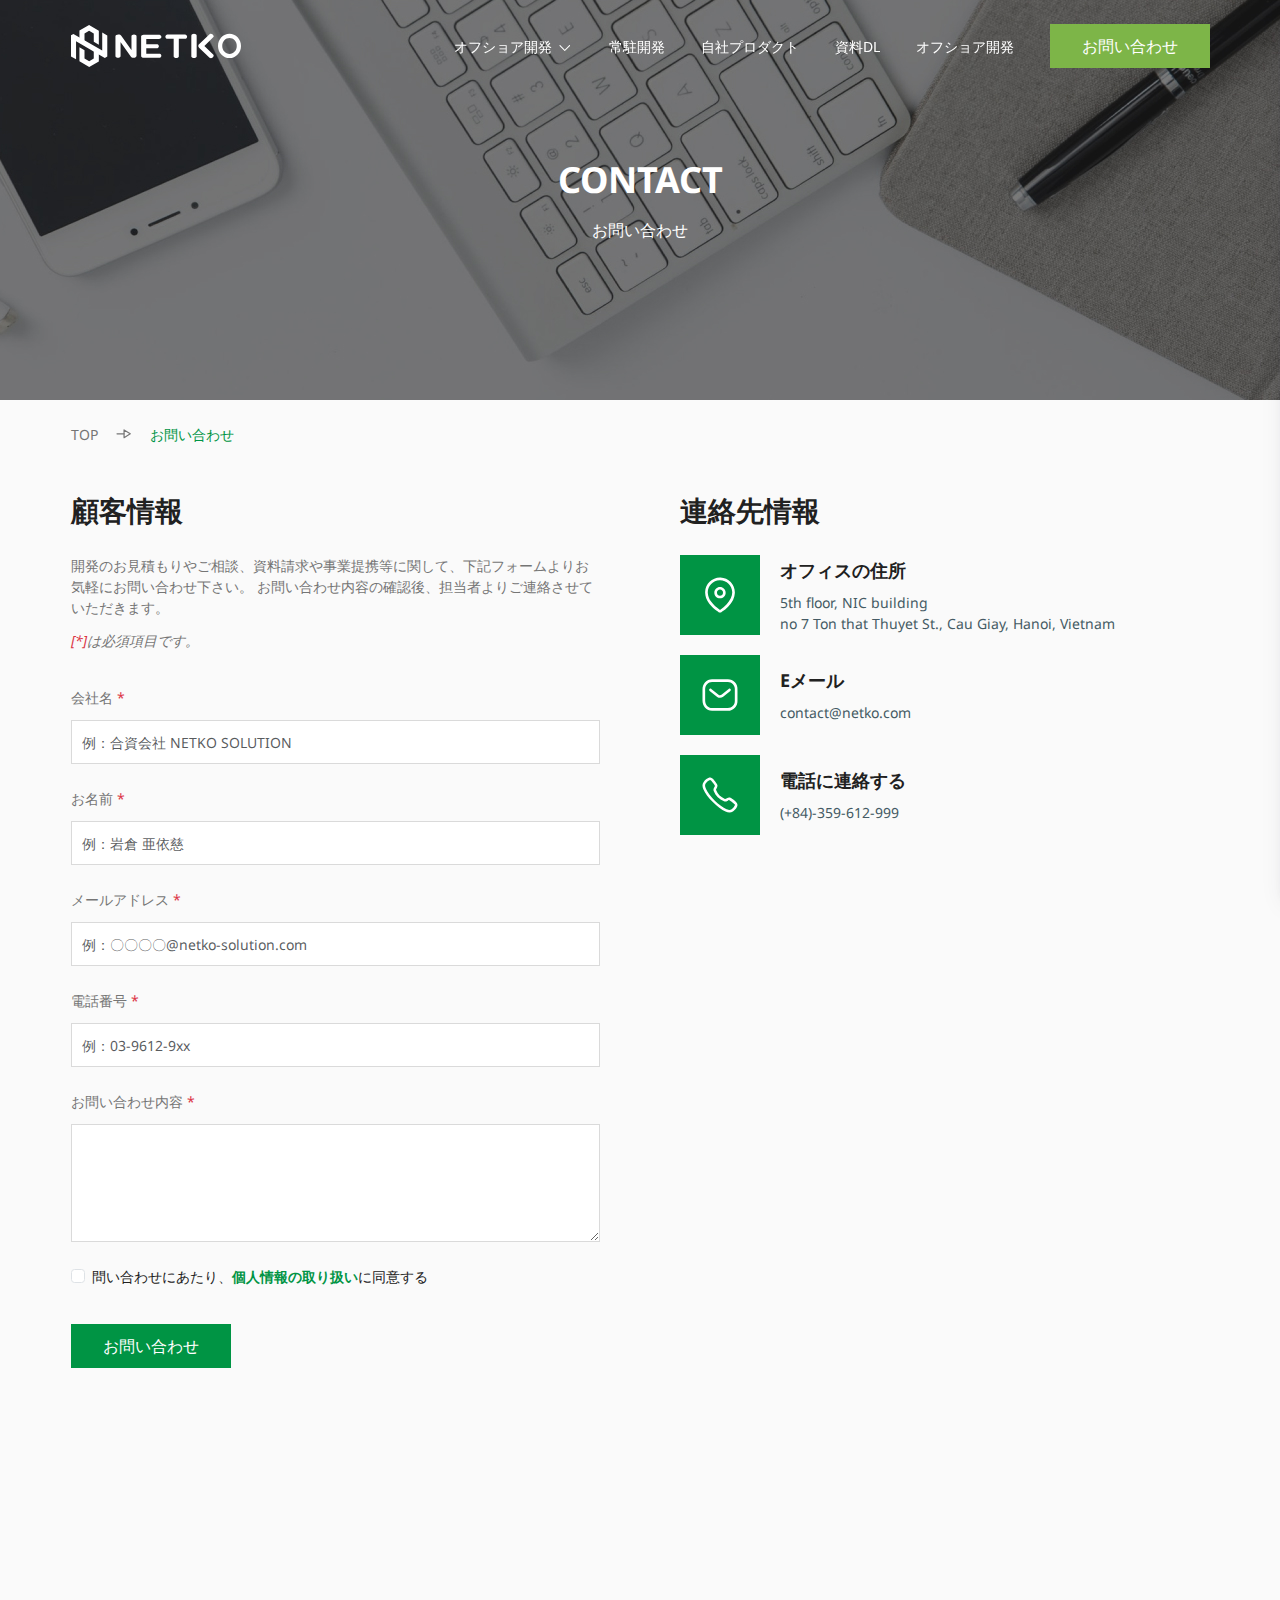
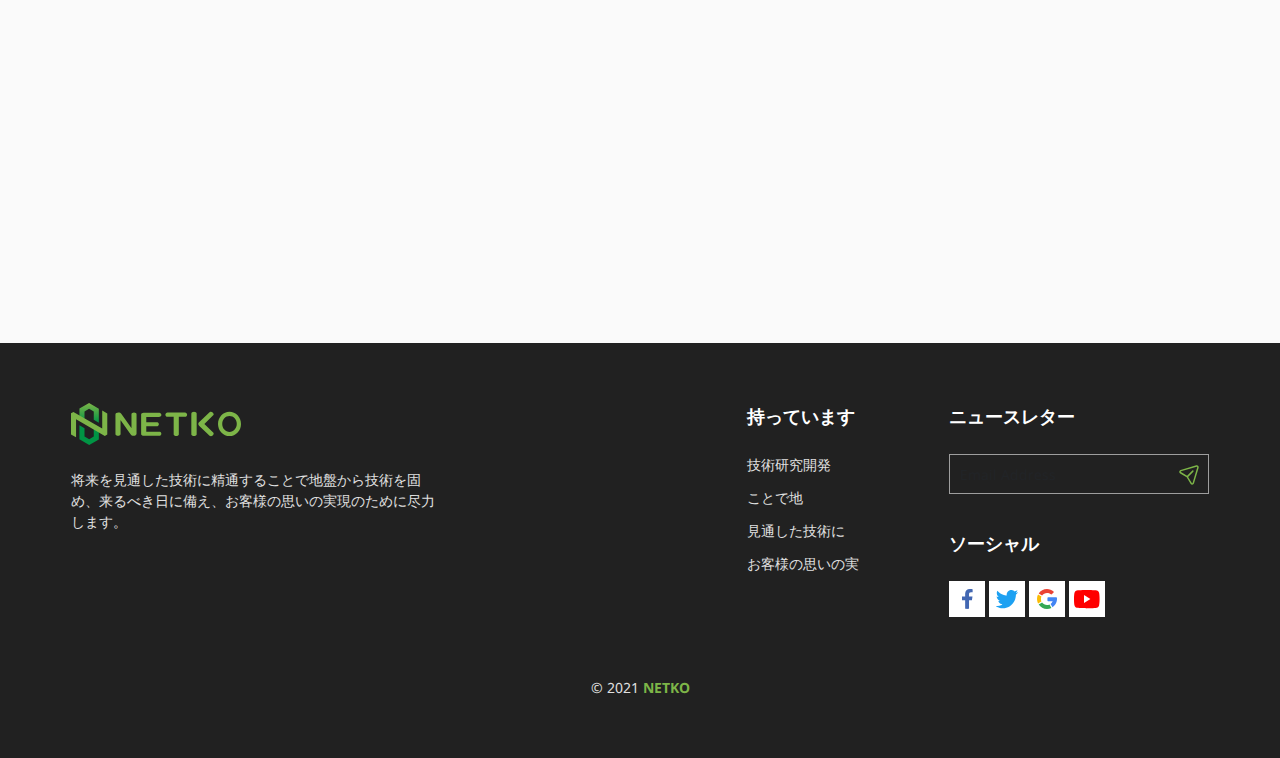
<file: contact.html>
<!doctype html>
<html lang="en">

<head>
    <meta charset="utf-8">
    <meta name="viewport" content="width=device-width, initial-scale=1, minimum-scale=1, maximum-scale=1" />
    <title>Netko - Contact</title>
    <link rel='shortcut icon' type='image/x-icon' href='./img/favicon.ico' />
    <link rel="icon" type="image/png" href="./img/favicon.png" />
    <meta name='robots' content='max-image-preview:large' />
    <link rel='dns-prefetch' href='//www.googletagmanager.com' />
    <link rel='dns-prefetch' href='//fonts.googleapis.com' />
    <link rel='dns-prefetch' href='//s.w.org' />
    <link rel="alternate" type="application/rss+xml" title=""
          href="" />
    <link rel="alternate" type="application/rss+xml" title=""
          href="" />

    <meta property="og:title" content="" />
    <meta property="og:type" content="" />
    <meta property="og:url" content="" />
    <meta property="og:image" content="./img/social.jpg" />

    <meta name="twitter:title" content="">
    <meta name="twitter:description" content="">
    <meta name="twitter:image" content="./img/social.jpg">
    <meta name="twitter:card" content="summary_large_image">

    <link href="./css/style.css" rel="stylesheet">
</head>

<body>

<header class="header" id="header">
    <div class="container">
        <div class="header-content">
            <a href="#" class="logo">
                <svg width="170" height="42" viewBox="0 0 170 42" fill="none" xmlns="http://www.w3.org/2000/svg">
                    <path d="M27.837 5.65635V5.64985H27.8241L18.0834 0L8.44623 5.58483L8.4527 5.59783H8.44623V17.5412H13.5075V8.52353L18.0834 5.8644L22.7757 8.58855V16.8L27.837 19.7387V5.65635Z" fill="url(#paint0_linear_415_904)"/>
                    <path d="M8.44623 36.3437V36.3502H8.4527L18.1999 42L27.8306 36.4152L27.8241 36.4022H27.837V24.4588H22.7757V33.4765L18.1999 36.1356L13.5075 33.4115V25.2L8.44623 22.2678V36.3437Z" fill="url(#paint1_linear_415_904)"/>
                    <path d="M31.222 7.58728V25.6161L5.05481 10.4415V10.4285L2.42709 8.90709L0 10.3374V31.4024L5.05481 34.3411V16.3059L31.222 31.4805V31.4935L33.8562 33.0213L36.2833 31.5845V10.5195L31.222 7.58728Z" fill="#7DB548"/>
                    <path d="M44.4513 11.4102C44.4646 11.1205 44.5528 10.8393 44.7071 10.5942C44.8615 10.3491 45.0767 10.1486 45.3315 10.0124C45.9676 9.60963 46.7094 9.40804 47.4609 9.43374C48.82 9.43374 49.7521 9.86717 50.2569 10.734L60.3859 24.9399H60.496L60.4571 11.2542C60.4626 10.9906 60.5351 10.7328 60.6676 10.5052C60.8001 10.2776 60.9883 10.0878 61.2144 9.95386C61.7381 9.58955 62.3639 9.40277 63.0007 9.42074C63.6394 9.40364 64.267 9.59028 64.7935 9.95386C65.0179 10.0891 65.2046 10.2793 65.3359 10.5068C65.4672 10.7342 65.5389 10.9913 65.5443 11.2542V30.7913C65.5327 31.0815 65.446 31.3636 65.2928 31.6099C65.1396 31.8561 64.9251 32.058 64.6706 32.1956C64.0332 32.5955 63.2923 32.7968 62.5412 32.7743C61.1345 32.7743 60.2069 32.3669 59.7581 31.552L49.6485 17.2876H49.5385L49.5773 30.9409C49.5712 31.2043 49.4985 31.4619 49.366 31.6894C49.2336 31.9168 49.0457 32.1067 48.8201 32.2412C48.2814 32.5889 47.6546 32.7739 47.0143 32.7739C46.374 32.7739 45.7472 32.5889 45.2085 32.2412C44.9829 32.1067 44.795 31.9168 44.6626 31.6894C44.5301 31.4619 44.4574 31.2043 44.4513 30.9409V11.4102Z" fill="#7DB548"/>
                    <path d="M70.1331 11.6183C70.1404 11.3543 70.2144 11.0966 70.348 10.8691C70.4815 10.6417 70.6703 10.4521 70.8968 10.3179C71.4271 9.95146 72.0591 9.7626 72.7025 9.77831H88.1776C88.4648 9.77676 88.7493 9.83355 89.014 9.94528C89.2787 10.057 89.5182 10.2214 89.718 10.4285C89.9181 10.6175 90.0775 10.8457 90.1864 11.099C90.2954 11.3522 90.3516 11.6252 90.3516 11.9011C90.3516 12.177 90.2954 12.4499 90.1864 12.7032C90.0775 12.9564 89.9181 13.1846 89.718 13.3737C89.5152 13.574 89.2742 13.7314 89.0096 13.8364C88.745 13.9413 88.4621 13.9918 88.1776 13.9848H75.272V19.1861H85.6858C85.9692 19.1795 86.251 19.2303 86.5145 19.3353C86.778 19.4403 87.0178 19.5973 87.2197 19.7972C87.4198 19.9863 87.5792 20.2144 87.6881 20.4677C87.7971 20.7209 87.8533 20.9939 87.8533 21.2698C87.8533 21.5457 87.7971 21.8187 87.6881 22.0719C87.5792 22.3252 87.4198 22.5533 87.2197 22.7424C87.0178 22.9423 86.778 23.0993 86.5145 23.2043C86.251 23.3093 85.9692 23.3601 85.6858 23.3535H75.272V28.6263H88.1776C88.4625 28.6205 88.7456 28.6722 89.0102 28.7783C89.2748 28.8844 89.5155 29.0427 89.718 29.2439C89.9181 29.433 90.0775 29.6612 90.1864 29.9144C90.2954 30.1677 90.3516 30.4407 90.3516 30.7165C90.3516 30.9924 90.2954 31.2654 90.1864 31.5187C90.0775 31.7719 89.9181 32.0001 89.718 32.1892C89.5152 32.3895 89.2742 32.5469 89.0096 32.6519C88.745 32.7568 88.4621 32.8073 88.1776 32.8003H72.7025C72.0591 32.816 71.4271 32.6272 70.8968 32.2607C70.6695 32.1275 70.48 31.9381 70.3463 31.7104C70.2126 31.4828 70.1392 31.2246 70.1331 30.9604V11.6183Z" fill="#7DB548"/>
                    <path d="M96.4686 13.7963C95.9107 13.7963 95.3757 13.5736 94.9812 13.1774C94.5867 12.7811 94.3651 12.2437 94.3651 11.6833C94.3651 11.1229 94.5867 10.5854 94.9812 10.1891C95.3757 9.79287 95.9107 9.57025 96.4686 9.57025H114.015C114.573 9.57025 115.108 9.79287 115.502 10.1891C115.897 10.5854 116.118 11.1229 116.118 11.6833C116.118 12.2437 115.897 12.7811 115.502 13.1774C115.108 13.5736 114.573 13.7963 114.015 13.7963H107.814V31.2269C107.805 31.4897 107.731 31.7461 107.599 31.9731C107.467 32.2001 107.281 32.3905 107.057 32.5272C106.519 32.8832 105.889 33.0729 105.245 33.0729C104.601 33.0729 103.971 32.8832 103.433 32.5272C103.207 32.3917 103.02 32.2018 102.886 31.9746C102.753 31.7475 102.678 31.4905 102.669 31.2269V13.7963H96.4686Z" fill="#7DB548"/>
                    <path d="M120.319 10.7015C120.325 10.4282 120.401 10.1612 120.54 9.92566C120.678 9.69014 120.874 9.49397 121.108 9.3557C121.669 8.99049 122.323 8.79615 122.992 8.79615C123.66 8.79615 124.314 8.99049 124.875 9.3557C125.109 9.4949 125.304 9.6913 125.442 9.92661C125.58 10.1619 125.657 10.4285 125.665 10.7015V31.1879C125.657 31.4619 125.581 31.7296 125.443 31.966C125.305 32.2025 125.11 32.4 124.875 32.5402C124.313 32.9008 123.659 33.0924 122.992 33.0924C122.324 33.0924 121.671 32.9008 121.108 32.5402C120.873 32.4014 120.676 32.2042 120.538 31.9674C120.4 31.7307 120.324 31.4623 120.319 31.1879V10.7015ZM133.38 20.948L142.182 29.6015C142.375 29.7771 142.518 30.0004 142.597 30.2492C142.677 30.498 142.69 30.7634 142.635 31.0189C142.507 31.6175 142.155 32.1438 141.651 32.4882C141.133 32.8908 140.501 33.1184 139.845 33.1384C139.551 33.1502 139.258 33.0983 138.985 32.9861C138.713 32.8739 138.468 32.7041 138.266 32.4882L128.06 22.6254C127.822 22.4166 127.631 22.1586 127.502 21.8691C127.372 21.5796 127.306 21.2654 127.309 20.948C127.307 20.6297 127.373 20.3146 127.502 20.0241C127.632 19.7336 127.822 19.4744 128.06 19.2641L138.266 9.40121C138.466 9.18359 138.711 9.01262 138.984 8.9003C139.257 8.78798 139.551 8.73703 139.845 8.75105C140.501 8.76739 141.134 8.99535 141.651 9.40121C142.156 9.74813 142.508 10.2765 142.635 10.8771C142.689 11.1315 142.676 11.3958 142.597 11.6435C142.517 11.8911 142.374 12.1134 142.182 12.2879L133.38 20.948Z" fill="#7DB548"/>
                    <path d="M158.498 33.1124C156.971 33.133 155.457 32.8312 154.053 32.2264C152.649 31.6216 151.388 30.7273 150.35 29.6016C148.197 27.2371 147.004 24.1489 147.004 20.9447C147.004 17.7406 148.197 14.6524 150.35 12.2879C151.399 11.1805 152.661 10.2987 154.059 9.69617C155.458 9.09365 156.964 8.78296 158.486 8.78296C160.007 8.78296 161.513 9.09365 162.912 9.69617C164.31 10.2987 165.572 11.1805 166.621 12.2879C168.793 14.6427 170 17.7345 170 20.9447C170 24.155 168.793 27.2468 166.621 29.6016C165.587 30.7253 164.33 31.6185 162.931 32.2233C161.532 32.8281 160.022 33.131 158.498 33.1124V33.1124ZM165.767 20.948C165.803 18.8724 165.046 16.8619 163.65 15.3307C163.005 14.5991 162.212 14.0133 161.325 13.6122C160.437 13.2111 159.475 13.0037 158.502 13.0037C157.528 13.0037 156.566 13.2111 155.679 13.6122C154.791 14.0133 153.999 14.5991 153.353 15.3307C151.989 16.8861 151.236 18.888 151.236 20.961C151.236 23.034 151.989 25.0359 153.353 26.5913C154.003 27.3156 154.797 27.8947 155.684 28.2911C156.571 28.6875 157.531 28.8923 158.502 28.8923C159.472 28.8923 160.432 28.6875 161.319 28.2911C162.206 27.8947 163 27.3156 163.65 26.5913C165.05 25.0525 165.808 23.0322 165.767 20.948V20.948Z" fill="#7DB548"/>
                    <defs>
                        <linearGradient id="paint0_linear_415_904" x1="18.1416" y1="0" x2="18.1416" y2="19.7387" gradientUnits="userSpaceOnUse">
                            <stop stop-color="#7DB548"/>
                            <stop offset="1" stop-color="#009444"/>
                        </linearGradient>
                        <linearGradient id="paint1_linear_415_904" x1="551.97" y1="1319.07" x2="551.97" y2="719.998" gradientUnits="userSpaceOnUse">
                            <stop stop-color="#7DB548"/>
                            <stop offset="1" stop-color="#009444"/>
                        </linearGradient>
                    </defs>
                </svg>
            </a>
            <nav class="main-menu">
                <ul class="menu-pc">
                    <li class="dropdown">
                        <a href="#">
                            <span>オフショア開発</span>
                            <i class="icon">
                                <svg width="17" height="16" viewBox="0 0 17 16" fill="none" xmlns="http://www.w3.org/2000/svg">
                                    <path d="M3.59691 5.16393C3.79171 4.96523 4.09654 4.94716 4.31134 5.10974L4.37288 5.16393L8.76953 9.64894L13.1662 5.16393C13.361 4.96523 13.6658 4.94716 13.8806 5.10974L13.9422 5.16393C14.137 5.36264 14.1547 5.67358 13.9953 5.8927L13.9422 5.95547L9.15752 10.8361C8.96272 11.0348 8.65789 11.0528 8.44309 10.8903L8.38155 10.8361L3.59691 5.95547C3.38263 5.73689 3.38263 5.38251 3.59691 5.16393Z" fill="white"/>
                                </svg>
                            </i>
                        </a>
                        <ul class="sub-menu">
                            <li><a href="#">オフショア開発</a></li>
                            <li><a href="#">常駐開発</a></li>
                            <li><a href="#">自社プロダクト</a></li>
                            <li><a href="#">資料DL</a></li>
                        </ul>
                    </li>
                    <li><a href="#">常駐開発</a></li>
                    <li><a href="#">自社プロダクト</a></li>
                    <li><a href="#">資料DL</a></li>
                    <li><a href="#">オフショア開発</a></li>
                    <li><a href="#" class="btn btn-primary">お問い合わせ</a></li>
                </ul>
                <ul class="menu-mb">
                    <li class="btn-contact"><a href="#" class="btn btn-primary">お問い合わせ</a></li>
                    <li>
                        <span class="menu_mb_btn" onclick="openMenu()">
                            <svg width="24" height="24" viewBox="0 0 24 24" fill="none"
                                 xmlns="http://www.w3.org/2000/svg">
                                <rect x="2" y="3" width="20" height="2" rx="1" fill="white" />
                                <rect x="2" y="11" width="20" height="2" rx="1" fill="white" />
                                <rect x="2" y="19" width="20" height="2" rx="1" fill="white" />
                            </svg>
                        </span>
                    </li>
                </ul>
            </nav>
        </div>
    </div>
</header>

<section class="heading">
    <div class="container">
        <h1>CONTACT</h1>
        <p>お問い合わせ</p>
    </div>
</section>

<section class="container">
    <nav aria-label="breadcrumb">
        <ol class="breadcrumb">
            <li class="breadcrumb-item"><a href="#">TOP</a></li>
            <li class="breadcrumb-item active" aria-current="page">お問い合わせ</li>
        </ol>
    </nav>
</section>

<section class="block_contact container">
    <div class="col">
        <div class="title">顧客情報</div>
        <p class="desc">開発のお見積もりやご相談、資料請求や事業提携等に関して、下記フォームよりお気軽にお問い合わせ下さい。 お問い合わせ内容の確認後、担当者よりご連絡させていただきます。</p>
        <div class="fst-italic"><span class="text-danger">[*]</span>は必須項目です。</div>
        <form class="contact-form">
            <div class="form-group">
                <label>会社名 <span class="text-danger">*</span></label>
                <input type="text" class="form-control" placeholder="例：合資会社 NETKO SOLUTION"/>
            </div>
            <div class="form-group">
                <label>お名前 <span class="text-danger">*</span></label>
                <input type="text" class="form-control" placeholder="例：岩倉 亜依慈"/>
            </div>
            <div class="form-group">
                <label>メールアドレス <span class="text-danger">*</span></label>
                <input type="text" class="form-control" placeholder="例：〇〇〇〇@netko-solution.com"/>
            </div>
            <div class="form-group">
                <label>電話番号 <span class="text-danger">*</span></label>
                <input type="text" class="form-control" placeholder="例：03-9612-9xx"/>
            </div>
            <div class="form-group">
                <label>お問い合わせ内容 <span class="text-danger">*</span></label>
                <textarea type="text" class="form-control" rows="5"></textarea>
            </div>
            <div class="form-check">
                <input type="checkbox" class="form-check-input" id="accept">
                <label class="form-check-label" for="accept">問い合わせにあたり、<a href="#">個人情報の取り扱い</a>に同意する</label>
            </div>
            <button type="submit" class="btn btn-secondary">お問い合わせ</button>
        </form>
    </div>
    <div class="col">
        <div class="title">連絡先情報</div>
        <div class="contact-info">
            <div class="item">
                <i class="icon">
                    <svg width="42" height="42" viewBox="0 0 42 42" fill="none" xmlns="http://www.w3.org/2000/svg">
                        <path fill-rule="evenodd" clip-rule="evenodd" d="M21.0504 3.50009C12.9846 3.47269 6.39642 9.88987 6.1331 17.9224L6.125 18.4209C6.25907 22.3581 7.59863 26.1112 9.958 29.2033L10.5121 29.9265C12.7642 32.7899 15.4404 35.3033 18.4455 37.3749L19.169 37.862L19.2746 37.9449C20.3045 38.6849 21.6952 38.6849 22.7252 37.9449L22.813 37.8727C25.1975 36.3263 27.3962 34.5093 29.3658 32.4578C33.3701 28.2191 35.7835 23.4697 35.8746 18.6462L35.8748 18.4671C35.9021 10.3809 29.5047 3.77242 21.4969 3.50821L21.0504 3.50009ZM21.0414 6.1556C27.6538 6.17821 33.0225 11.4615 33.2218 18.041L33.2275 18.6211C33.1509 22.665 31.0335 26.8318 27.4516 30.6235C25.6251 32.526 23.5773 34.217 21.3562 35.6553L21.2082 35.7666C21.0886 35.8704 20.9112 35.8704 20.7915 35.7666L20.6477 35.658C17.3389 33.4978 14.435 30.7704 12.0686 27.6005C10.1626 25.1024 9.03307 22.1155 8.80572 18.9996L8.77232 18.3748C8.79478 11.7464 14.0618 6.36125 20.621 6.16129L21.0414 6.1556ZM20.9999 12.9523C17.8702 12.9523 15.3331 15.4972 15.3331 18.6366C15.3331 21.7759 17.8702 24.3208 20.9999 24.3208C24.1296 24.3208 26.6667 21.7759 26.6667 18.6366C26.6667 15.4972 24.1296 12.9523 20.9999 12.9523ZM20.9999 15.6078C22.6675 15.6078 24.0194 16.9638 24.0194 18.6366C24.0194 20.3093 22.6675 21.6653 20.9999 21.6653C19.3323 21.6653 17.9804 20.3093 17.9804 18.6366C17.9804 16.9638 19.3323 15.6078 20.9999 15.6078Z" fill="white"/>
                    </svg>
                </i>
                <div class="info">
                    <label>オフィスの住所</label>
                    <p>5th floor, NIC building<br/>
                        no 7 Ton that Thuyet St., Cau Giay, Hanoi, Vietnam</p>
                </div>
            </div>
            <div class="item">
                <i class="icon">
                    <svg width="42" height="42" viewBox="0 0 42 42" fill="none" xmlns="http://www.w3.org/2000/svg">
                        <path fill-rule="evenodd" clip-rule="evenodd" d="M28.9193 5.25008L13.0483 5.25C7.50164 5.25 3.5 9.73264 3.5 15.5032V26.4968C3.5 32.2674 7.50164 36.75 13.0483 36.75H28.9045C31.5687 36.7202 34.0903 35.5986 35.897 33.6465C37.7036 31.6943 38.6376 29.082 38.4813 26.4179L38.4836 15.5032C38.6376 12.918 37.7036 10.3057 35.897 8.35353C34.0903 6.40139 31.5687 5.27984 28.9193 5.25008ZM13.0483 7.92475L28.8897 7.92466C30.8128 7.94626 32.6432 8.76036 33.9545 10.1773C35.2659 11.5943 35.9438 13.4905 35.8304 15.4243L35.8281 26.4968C35.9438 28.5095 35.2659 30.4057 33.9545 31.8227C32.6432 33.2396 30.8128 34.0537 28.8897 34.0753L13.0483 34.0753C9.03488 34.0753 6.15552 30.8498 6.15552 26.4968V15.5032C6.15552 11.1502 9.03488 7.92475 13.0483 7.92475ZM31.5421 15.1171C31.0838 14.5405 30.2482 14.4472 29.6758 14.9088L22.502 20.6924L22.2964 20.8369C21.4506 21.3667 20.3399 21.3178 19.5297 20.6817L12.3035 14.9053L12.1409 14.7938C11.5804 14.4677 10.8525 14.5955 10.4381 15.1215C9.98222 15.7001 10.0783 16.5413 10.6527 17.0004L17.888 22.7841L18.1703 22.9907C19.9904 24.2303 22.4024 24.1618 24.148 22.7913L31.3352 16.997L31.4794 16.8621C31.92 16.3846 31.9586 15.6414 31.5421 15.1171Z" fill="white"/>
                    </svg>
                </i>
                <div class="info">
                    <label>Eメール</label>
                    <p><a href="mailto:contact@netko.com">contact@netko.com</a></p>
                </div>
            </div>
            <div class="item">
                <i class="icon">
                    <svg width="42" height="42" viewBox="0 0 42 42" fill="none" xmlns="http://www.w3.org/2000/svg">
                        <path fill-rule="evenodd" clip-rule="evenodd" d="M11.3233 3.50302L11.3699 3.50603C12.2867 3.58202 13.0829 4.03763 13.8098 4.74783C15.1912 6.09697 18.1574 10.0339 18.3814 11.1053C18.6292 12.3006 18.3642 13.0769 17.5742 14.4502L17.3827 14.7886C17.0202 15.4507 16.9648 15.7241 17.077 16.0372C18.8019 20.2586 21.7453 23.2015 25.9185 24.906C26.3137 25.0491 26.6121 24.9671 27.4473 24.4879L27.8831 24.2414C29.0573 23.5974 29.8015 23.3938 30.8989 23.6224C31.9666 23.8461 35.9058 26.8142 37.2528 28.1938C37.9621 28.92 38.4187 29.7177 38.4982 30.6949C38.582 33.07 35.6839 36.4143 33.9159 37.4198C31.9054 38.858 29.354 38.8342 26.4932 37.5027C19.0122 34.3897 7.56875 23.0194 4.51917 15.5476L4.33662 15.1296C3.17865 12.362 3.20374 9.9709 4.53072 8.16827C5.74153 6.16309 9.00611 3.39586 11.3233 3.50302ZM11.1818 6.06195L11.0276 6.06986C9.83827 6.22786 7.4533 8.28113 6.65905 9.5871L6.52184 9.79128C5.83762 10.9061 5.91692 12.437 6.86952 14.5332L7.05158 14.9594C10.1237 21.8544 20.7608 32.3438 27.5246 35.1595L27.8972 35.3252C29.8541 36.1547 31.3355 36.1178 32.5349 35.2674L32.6235 35.2104C32.9947 34.9525 33.8505 34.1749 34.5097 33.4142C35.4356 32.3458 35.96 31.3669 35.9431 30.8458C35.9246 30.6229 35.7526 30.3224 35.4212 29.9831C34.4199 28.9576 30.7779 26.2134 30.3754 26.1291C29.9948 26.0498 29.6824 26.1563 28.8281 26.6478L28.3983 26.8892C27.1397 27.5679 26.2525 27.7503 24.9989 27.2953C20.1409 25.3125 16.6921 21.8641 14.6882 16.9572C14.2136 15.6452 14.4691 14.7169 15.2945 13.2784L15.4911 12.9324C15.8661 12.2553 15.9455 11.9681 15.8748 11.6274C15.7902 11.2226 13.0478 7.58277 12.0209 6.5798C11.6808 6.24755 11.382 6.07658 11.1584 6.05805L11.1818 6.06195Z" fill="white"/>
                    </svg>
                </i>
                <div class="info">
                    <label>電話に連絡する</label>
                    <p>(+84)-359-612-999</p>
                </div>
            </div>
        </div>
    </div>
</section>

<map class="map">
    <iframe src="https://www.google.com/maps/embed?pb=!1m18!1m12!1m3!1d378.1181949754895!2d105.78451292396483!3d21.0268922148366!2m3!1f0!2f0!3f0!3m2!1i1024!2i768!4f13.1!3m3!1m2!1s0x3135abd7a5835c99%3A0xf7b50384c10c29ce!2zVHJ1bmcgdMOibSDEkOG7lWkgbeG7m2kgc8OhbmcgdOG6oW8gUXXhu5FjIGdpYSAtIEPhuqd1IEdp4bqleSAoTklDIENhdSBHaWF5KQ!5e0!3m2!1sen!2s!4v1639032649242!5m2!1sen!2s" width="100%" height="450" style="border:0;" allowfullscreen="" loading="lazy"></iframe>
</map>


<footer class="footer">
    <div class="container">
        <div class="row justify-content-between">
            <div class="col-lg-4">
                <a href="#" class="logo">
                    <svg width="170" height="42" viewBox="0 0 170 42" fill="none" xmlns="http://www.w3.org/2000/svg">
                        <path d="M27.837 5.65635V5.64985H27.8241L18.0834 0L8.44623 5.58483L8.4527 5.59783H8.44623V17.5412H13.5075V8.52353L18.0834 5.8644L22.7757 8.58855V16.8L27.837 19.7387V5.65635Z" fill="url(#paint0_linear_415_904)"/>
                        <path d="M8.44623 36.3437V36.3502H8.4527L18.1999 42L27.8306 36.4152L27.8241 36.4022H27.837V24.4588H22.7757V33.4765L18.1999 36.1356L13.5075 33.4115V25.2L8.44623 22.2678V36.3437Z" fill="url(#paint1_linear_415_904)"/>
                        <path d="M31.222 7.58728V25.6161L5.05481 10.4415V10.4285L2.42709 8.90709L0 10.3374V31.4024L5.05481 34.3411V16.3059L31.222 31.4805V31.4935L33.8562 33.0213L36.2833 31.5845V10.5195L31.222 7.58728Z" fill="#7DB548"/>
                        <path d="M44.4513 11.4102C44.4646 11.1205 44.5528 10.8393 44.7071 10.5942C44.8615 10.3491 45.0767 10.1486 45.3315 10.0124C45.9676 9.60963 46.7094 9.40804 47.4609 9.43374C48.82 9.43374 49.7521 9.86717 50.2569 10.734L60.3859 24.9399H60.496L60.4571 11.2542C60.4626 10.9906 60.5351 10.7328 60.6676 10.5052C60.8001 10.2776 60.9883 10.0878 61.2144 9.95386C61.7381 9.58955 62.3639 9.40277 63.0007 9.42074C63.6394 9.40364 64.267 9.59028 64.7935 9.95386C65.0179 10.0891 65.2046 10.2793 65.3359 10.5068C65.4672 10.7342 65.5389 10.9913 65.5443 11.2542V30.7913C65.5327 31.0815 65.446 31.3636 65.2928 31.6099C65.1396 31.8561 64.9251 32.058 64.6706 32.1956C64.0332 32.5955 63.2923 32.7968 62.5412 32.7743C61.1345 32.7743 60.2069 32.3669 59.7581 31.552L49.6485 17.2876H49.5385L49.5773 30.9409C49.5712 31.2043 49.4985 31.4619 49.366 31.6894C49.2336 31.9168 49.0457 32.1067 48.8201 32.2412C48.2814 32.5889 47.6546 32.7739 47.0143 32.7739C46.374 32.7739 45.7472 32.5889 45.2085 32.2412C44.9829 32.1067 44.795 31.9168 44.6626 31.6894C44.5301 31.4619 44.4574 31.2043 44.4513 30.9409V11.4102Z" fill="#7DB548"/>
                        <path d="M70.1331 11.6183C70.1404 11.3543 70.2144 11.0966 70.348 10.8691C70.4815 10.6417 70.6703 10.4521 70.8968 10.3179C71.4271 9.95146 72.0591 9.7626 72.7025 9.77831H88.1776C88.4648 9.77676 88.7493 9.83355 89.014 9.94528C89.2787 10.057 89.5182 10.2214 89.718 10.4285C89.9181 10.6175 90.0775 10.8457 90.1864 11.099C90.2954 11.3522 90.3516 11.6252 90.3516 11.9011C90.3516 12.177 90.2954 12.4499 90.1864 12.7032C90.0775 12.9564 89.9181 13.1846 89.718 13.3737C89.5152 13.574 89.2742 13.7314 89.0096 13.8364C88.745 13.9413 88.4621 13.9918 88.1776 13.9848H75.272V19.1861H85.6858C85.9692 19.1795 86.251 19.2303 86.5145 19.3353C86.778 19.4403 87.0178 19.5973 87.2197 19.7972C87.4198 19.9863 87.5792 20.2144 87.6881 20.4677C87.7971 20.7209 87.8533 20.9939 87.8533 21.2698C87.8533 21.5457 87.7971 21.8187 87.6881 22.0719C87.5792 22.3252 87.4198 22.5533 87.2197 22.7424C87.0178 22.9423 86.778 23.0993 86.5145 23.2043C86.251 23.3093 85.9692 23.3601 85.6858 23.3535H75.272V28.6263H88.1776C88.4625 28.6205 88.7456 28.6722 89.0102 28.7783C89.2748 28.8844 89.5155 29.0427 89.718 29.2439C89.9181 29.433 90.0775 29.6612 90.1864 29.9144C90.2954 30.1677 90.3516 30.4407 90.3516 30.7165C90.3516 30.9924 90.2954 31.2654 90.1864 31.5187C90.0775 31.7719 89.9181 32.0001 89.718 32.1892C89.5152 32.3895 89.2742 32.5469 89.0096 32.6519C88.745 32.7568 88.4621 32.8073 88.1776 32.8003H72.7025C72.0591 32.816 71.4271 32.6272 70.8968 32.2607C70.6695 32.1275 70.48 31.9381 70.3463 31.7104C70.2126 31.4828 70.1392 31.2246 70.1331 30.9604V11.6183Z" fill="#7DB548"/>
                        <path d="M96.4686 13.7963C95.9107 13.7963 95.3757 13.5736 94.9812 13.1774C94.5867 12.7811 94.3651 12.2437 94.3651 11.6833C94.3651 11.1229 94.5867 10.5854 94.9812 10.1891C95.3757 9.79287 95.9107 9.57025 96.4686 9.57025H114.015C114.573 9.57025 115.108 9.79287 115.502 10.1891C115.897 10.5854 116.118 11.1229 116.118 11.6833C116.118 12.2437 115.897 12.7811 115.502 13.1774C115.108 13.5736 114.573 13.7963 114.015 13.7963H107.814V31.2269C107.805 31.4897 107.731 31.7461 107.599 31.9731C107.467 32.2001 107.281 32.3905 107.057 32.5272C106.519 32.8832 105.889 33.0729 105.245 33.0729C104.601 33.0729 103.971 32.8832 103.433 32.5272C103.207 32.3917 103.02 32.2018 102.886 31.9746C102.753 31.7475 102.678 31.4905 102.669 31.2269V13.7963H96.4686Z" fill="#7DB548"/>
                        <path d="M120.319 10.7015C120.325 10.4282 120.401 10.1612 120.54 9.92566C120.678 9.69014 120.874 9.49397 121.108 9.3557C121.669 8.99049 122.323 8.79615 122.992 8.79615C123.66 8.79615 124.314 8.99049 124.875 9.3557C125.109 9.4949 125.304 9.6913 125.442 9.92661C125.58 10.1619 125.657 10.4285 125.665 10.7015V31.1879C125.657 31.4619 125.581 31.7296 125.443 31.966C125.305 32.2025 125.11 32.4 124.875 32.5402C124.313 32.9008 123.659 33.0924 122.992 33.0924C122.324 33.0924 121.671 32.9008 121.108 32.5402C120.873 32.4014 120.676 32.2042 120.538 31.9674C120.4 31.7307 120.324 31.4623 120.319 31.1879V10.7015ZM133.38 20.948L142.182 29.6015C142.375 29.7771 142.518 30.0004 142.597 30.2492C142.677 30.498 142.69 30.7634 142.635 31.0189C142.507 31.6175 142.155 32.1438 141.651 32.4882C141.133 32.8908 140.501 33.1184 139.845 33.1384C139.551 33.1502 139.258 33.0983 138.985 32.9861C138.713 32.8739 138.468 32.7041 138.266 32.4882L128.06 22.6254C127.822 22.4166 127.631 22.1586 127.502 21.8691C127.372 21.5796 127.306 21.2654 127.309 20.948C127.307 20.6297 127.373 20.3146 127.502 20.0241C127.632 19.7336 127.822 19.4744 128.06 19.2641L138.266 9.40121C138.466 9.18359 138.711 9.01262 138.984 8.9003C139.257 8.78798 139.551 8.73703 139.845 8.75105C140.501 8.76739 141.134 8.99535 141.651 9.40121C142.156 9.74813 142.508 10.2765 142.635 10.8771C142.689 11.1315 142.676 11.3958 142.597 11.6435C142.517 11.8911 142.374 12.1134 142.182 12.2879L133.38 20.948Z" fill="#7DB548"/>
                        <path d="M158.498 33.1124C156.971 33.133 155.457 32.8312 154.053 32.2264C152.649 31.6216 151.388 30.7273 150.35 29.6016C148.197 27.2371 147.004 24.1489 147.004 20.9447C147.004 17.7406 148.197 14.6524 150.35 12.2879C151.399 11.1805 152.661 10.2987 154.059 9.69617C155.458 9.09365 156.964 8.78296 158.486 8.78296C160.007 8.78296 161.513 9.09365 162.912 9.69617C164.31 10.2987 165.572 11.1805 166.621 12.2879C168.793 14.6427 170 17.7345 170 20.9447C170 24.155 168.793 27.2468 166.621 29.6016C165.587 30.7253 164.33 31.6185 162.931 32.2233C161.532 32.8281 160.022 33.131 158.498 33.1124V33.1124ZM165.767 20.948C165.803 18.8724 165.046 16.8619 163.65 15.3307C163.005 14.5991 162.212 14.0133 161.325 13.6122C160.437 13.2111 159.475 13.0037 158.502 13.0037C157.528 13.0037 156.566 13.2111 155.679 13.6122C154.791 14.0133 153.999 14.5991 153.353 15.3307C151.989 16.8861 151.236 18.888 151.236 20.961C151.236 23.034 151.989 25.0359 153.353 26.5913C154.003 27.3156 154.797 27.8947 155.684 28.2911C156.571 28.6875 157.531 28.8923 158.502 28.8923C159.472 28.8923 160.432 28.6875 161.319 28.2911C162.206 27.8947 163 27.3156 163.65 26.5913C165.05 25.0525 165.808 23.0322 165.767 20.948V20.948Z" fill="#7DB548"/>
                        <defs>
                            <linearGradient id="paint0_linear_415_904" x1="18.1416" y1="0" x2="18.1416" y2="19.7387" gradientUnits="userSpaceOnUse">
                                <stop stop-color="#7DB548"/>
                                <stop offset="1" stop-color="#009444"/>
                            </linearGradient>
                            <linearGradient id="paint1_linear_415_904" x1="551.97" y1="1319.07" x2="551.97" y2="719.998" gradientUnits="userSpaceOnUse">
                                <stop stop-color="#7DB548"/>
                                <stop offset="1" stop-color="#009444"/>
                            </linearGradient>
                        </defs>
                    </svg>
                </a>
                <div class="desc">
                    <p>将来を見通した技術に精通することで地盤から技術を固め、来るべき日に備え、お客様の思いの実現のために尽力します。</p>
                </div>
            </div>
            <div class="col-lg-5">
                <div class="row">
                    <div class="col-md-5">
                        <div class="title">持っています</div>
                        <ul class="link-list">
                            <li><a href="#">技術研究開発</a></li>
                            <li><a href="#">ことで地</a></li>
                            <li><a href="#">見通した技術に</a></li>
                            <li><a href="#">お客様の思いの実</a></li>
                            <li class="lang">

                            </li>
                        </ul>
                    </div>
                    <div class="col-md-7">
                        <div class="subscribe">
                            <div class="title">ニュースレター</div>
                            <div class="form-group">
                                <input type="email" class="form-control" placeholder="Email Address"/>
                                <button type="submit" class="btn btn-send">
                                    <svg width="24" height="24" viewBox="0 0 24 24" fill="none" xmlns="http://www.w3.org/2000/svg">
                                        <path fill-rule="evenodd" clip-rule="evenodd" d="M21.7046 4.59154C22.0162 3.18588 20.709 1.91748 19.2937 2.32708L3.63713 6.88281L3.48604 6.93304C2.01645 7.48611 1.79097 9.53286 3.16744 10.3802L9.64297 14.3661L13.5387 20.8202L13.6263 20.9534C14.5395 22.2329 16.5618 21.923 17.0228 20.372L21.668 4.73251L21.7046 4.59154ZM19.7846 3.75323C20.0734 3.72222 20.3202 4.00312 20.2303 4.30473L15.585 19.9448L15.5545 20.0214C15.4093 20.3069 14.9985 20.336 14.823 20.0451L11.135 13.9361L16.3875 8.64975L16.4598 8.56539C16.6767 8.27106 16.6511 7.85447 16.3839 7.5891L16.2996 7.51676C16.0052 7.29988 15.5887 7.32548 15.3233 7.59263L10.078 12.8721L3.95374 9.10284L3.88762 9.05318C3.64979 8.83652 3.72984 8.41781 4.05573 8.32322L19.7117 3.76765L19.7846 3.75323Z" fill="#7DB548"/>
                                    </svg>
                                </button>
                            </div>
                        </div>
                        <div class="social">
                            <div class="title">ソーシャル</div>
                            <ul class="social-list">
                                <li>
                                    <a href="#" target="_blank">
                                        <svg width="36" height="36" viewBox="0 0 36 36" fill="none" xmlns="http://www.w3.org/2000/svg">
                                            <rect width="36" height="36" fill="white"/>
                                            <path d="M22.9345 19.165L23.4854 15.5728H20.0389V13.2427C20.0389 12.2597 20.5194 11.301 22.0631 11.301H23.6311V8.24272C23.6311 8.24272 22.2088 8 20.8495 8C18.0098 8 16.1554 9.72085 16.1554 12.835V15.5728H13V19.165H16.1554V27.8495C16.7888 27.949 17.4369 28 18.0971 28C18.7573 28 19.4054 27.949 20.0389 27.8495V19.165H22.9345Z" fill="#4267B2"/>
                                        </svg>
                                    </a>
                                </li>
                                <li>
                                    <a href="#" target="_blank">
                                        <svg width="36" height="36" viewBox="0 0 36 36" fill="none" xmlns="http://www.w3.org/2000/svg">
                                            <rect width="36" height="36" fill="white"/>
                                            <path d="M17.6823 13.8363L17.7299 14.6227L16.9351 14.5264C14.042 14.1573 11.5145 12.9055 9.36854 10.8032L8.31939 9.76008L8.04915 10.5304C7.47689 12.2476 7.8425 14.061 9.03472 15.2807C9.67056 15.9547 9.5275 16.051 8.43066 15.6498C8.04915 15.5214 7.71533 15.4251 7.68354 15.4733C7.57226 15.5856 7.95377 17.046 8.2558 17.6237C8.6691 18.4261 9.5116 19.2125 10.4336 19.6779L11.2125 20.047L10.2905 20.063C9.40033 20.063 9.36854 20.0791 9.46391 20.4161C9.78184 21.4592 11.0376 22.5666 12.4365 23.048L13.4221 23.385L12.5637 23.8986C11.292 24.6368 9.79773 25.054 8.30349 25.0861C7.58816 25.1022 7 25.1664 7 25.2145C7 25.375 8.93934 26.2737 10.068 26.6268C13.4539 27.6699 17.4756 27.2206 20.4959 25.4392C22.6419 24.1714 24.7879 21.6518 25.7893 19.2125C26.3298 17.9126 26.8703 15.5374 26.8703 14.398C26.8703 13.6598 26.918 13.5635 27.8081 12.6809C28.3327 12.1673 28.8255 11.6056 28.9209 11.4451C29.0798 11.1402 29.0639 11.1402 28.2532 11.413C26.9021 11.8945 26.7113 11.8303 27.3789 11.1081C27.8717 10.5946 28.4599 9.66379 28.4599 9.39097C28.4599 9.34283 28.2214 9.42307 27.9512 9.5675C27.6651 9.72798 27.0292 9.96871 26.5523 10.1131L25.6939 10.386L24.915 9.85637C24.4858 9.5675 23.8818 9.24654 23.5639 9.15025C22.7531 8.92557 21.5132 8.95767 20.782 9.21444C18.795 9.93661 17.5392 11.7982 17.6823 13.8363Z" fill="#1DA1F2"/>
                                        </svg>
                                    </a>
                                </li>
                                <li>
                                    <a href="#" target="_blank">
                                        <svg width="36" height="36" viewBox="0 0 36 36" fill="none" xmlns="http://www.w3.org/2000/svg">
                                            <rect width="36" height="36" fill="white"/>
                                            <g clip-path="url(#clip0_17_1017)">
                                                <path d="M12.4374 15.5419L9.03098 13.5752C8.37277 14.9053 8.00004 16.4054 8 18.0002C8 19.573 8.37676 21.0757 9.04508 22.4176L12.4371 20.4592C12.1026 19.7058 11.913 18.8749 11.913 18.0002C11.9131 17.1256 12.1028 16.295 12.4374 15.5419Z" fill="#FBBC05"/>
                                                <path d="M24.5596 10.4519C22.8022 8.92321 20.5057 7.99832 17.9931 8C14.5556 8.00231 11.4874 9.75723 9.68469 12.4463L13.0939 14.4146C14.2025 12.9023 15.9861 11.913 18.0002 11.913C19.4684 11.9131 20.8143 12.4379 21.8656 13.3076C22.1229 13.5205 22.4991 13.501 22.7352 13.2648L24.5919 11.4082C24.8596 11.1404 24.8453 10.7003 24.5596 10.4519Z" fill="#EA4335"/>
                                                <path d="M27.9315 16.8428C27.8925 16.5118 27.6142 16.2612 27.281 16.2612L19.0869 16.2607C18.7268 16.2607 18.4347 16.5527 18.4347 16.9129V19.5195C18.4347 19.8796 18.7267 20.1716 19.0869 20.1716H23.6786C23.2557 21.2724 22.5211 22.2186 21.5859 22.9065L23.5362 26.2846C25.4993 24.9543 26.9919 22.9429 27.6494 20.5685C28.0068 19.2775 28.0711 18.0292 27.9315 16.8428Z" fill="#4285F4"/>
                                                <path d="M20.4581 23.5617C19.706 23.8968 18.8757 24.0869 18 24.087C15.9837 24.087 14.2011 23.0976 13.0933 21.5859L9.69864 23.5459C11.4862 26.2084 14.52 28 18 28C19.5731 28 21.0704 27.6154 22.4097 26.942L20.4581 23.5617Z" fill="#34A853"/>
                                            </g>
                                            <defs>
                                                <clipPath id="clip0_17_1017">
                                                    <rect width="20" height="20" fill="white" transform="translate(8 8)"/>
                                                </clipPath>
                                            </defs>
                                        </svg>
                                    </a>
                                </li>
                                <li>
                                    <a href="#" target="_blank">
                                        <svg width="36" height="36" viewBox="0 0 36 36" fill="none" xmlns="http://www.w3.org/2000/svg">
                                            <rect width="36" height="36" fill="white"/>
                                            <path d="M30.065 11.8732C29.7706 10.7422 28.9031 9.85159 27.8016 9.54933C25.8054 9 17.8 9 17.8 9C17.8 9 9.79462 9 7.79825 9.54933C6.69673 9.85159 5.82924 10.7422 5.53484 11.8732C5 13.923 5 18.2 5 18.2C5 18.2 5 22.4768 5.53484 24.5268C5.82924 25.6578 6.69673 26.5484 7.79825 26.8508C9.79462 27.4 17.8 27.4 17.8 27.4C17.8 27.4 25.8054 27.4 27.8016 26.8508C28.9031 26.5484 29.7706 25.6578 30.065 24.5268C30.6 22.4768 30.6 18.2 30.6 18.2C30.6 18.2 30.6 13.923 30.065 11.8732Z" fill="#FF0000"/>
                                            <path d="M15 22V14L21.4 18.0002L15 22Z" fill="white" class="yt"/>
                                        </svg>
                                    </a>
                                </li>
                            </ul>
                        </div>
                    </div>
                </div>
            </div>
        </div>
        <div class="copyright">© 2021 <a href="#">NETKO</a></div>
    </div>
</footer>

<div class="menu-mb-box" id="menu-mb-box">
    <span class="close" onclick="closeMenu()">
        <svg width="24" height="24" viewBox="0 0 24 24" fill="none" xmlns="http://www.w3.org/2000/svg">
            <path
                    d="M2.97675 22.0001C2.78357 22.0002 2.59473 21.9429 2.4341 21.8356C2.27347 21.7283 2.14828 21.5758 2.07435 21.3973C2.00042 21.2188 1.98108 21.0225 2.01877 20.833C2.05647 20.6435 2.14951 20.4695 2.28612 20.3329L20.333 2.28607C20.5162 2.1029 20.7646 2 21.0236 2C21.2827 2 21.5311 2.1029 21.7143 2.28607C21.8974 2.46923 22.0003 2.71766 22.0003 2.97669C22.0003 3.23573 21.8974 3.48415 21.7143 3.66732L3.66737 21.7142C3.57676 21.805 3.4691 21.877 3.35059 21.9261C3.23207 21.9751 3.10502 22.0003 2.97675 22.0001Z"
                    fill="#212121" />
            <path
                    d="M21.0236 22.0001C20.8953 22.0003 20.7683 21.9751 20.6498 21.9261C20.5313 21.877 20.4236 21.805 20.333 21.7142L2.28613 3.66732C2.10296 3.48415 2.00006 3.23573 2.00006 2.97669C2.00006 2.71766 2.10296 2.46923 2.28613 2.28607C2.46929 2.1029 2.71772 2 2.97675 2C3.23579 2 3.48421 2.1029 3.66738 2.28607L21.7142 20.3329C21.8509 20.4695 21.9439 20.6435 21.9816 20.833C22.0193 21.0225 21.9999 21.2188 21.926 21.3973C21.8521 21.5758 21.7269 21.7283 21.5663 21.8356C21.4056 21.9429 21.2168 22.0002 21.0236 22.0001V22.0001Z"
                    fill="#212121" />
        </svg>
    </span>
    <ul>
        <li class="dropdown">
            <a href="#">
                <span>オフショア開発</span>
                <i class="icon">
                    <svg width="17" height="16" viewBox="0 0 17 16" fill="none" xmlns="http://www.w3.org/2000/svg">
                        <path d="M3.59691 5.16393C3.79171 4.96523 4.09654 4.94716 4.31134 5.10974L4.37288 5.16393L8.76953 9.64894L13.1662 5.16393C13.361 4.96523 13.6658 4.94716 13.8806 5.10974L13.9422 5.16393C14.137 5.36264 14.1547 5.67358 13.9953 5.8927L13.9422 5.95547L9.15752 10.8361C8.96272 11.0348 8.65789 11.0528 8.44309 10.8903L8.38155 10.8361L3.59691 5.95547C3.38263 5.73689 3.38263 5.38251 3.59691 5.16393Z" fill="white"/>
                    </svg>
                </i>
            </a>
            <ul class="sub-menu">
                <li><a href="#">オフショア開発</a></li>
                <li><a href="#">常駐開発</a></li>
                <li><a href="#">自社プロダクト</a></li>
                <li><a href="#">資料DL</a></li>
            </ul>
        </li>
        <li><a href="#">常駐開発</a></li>
        <li><a href="#">自社プロダクト</a></li>
        <li><a href="#">資料DL</a></li>
        <li><a href="#">オフショア開発</a></li>
        <li class="action"><a href="#" class="btn btn-primary">お問い合わせ</a></li>
    </ul>
</div>

<script src="https://cdn.jsdelivr.net/npm/bootstrap@5.1.3/dist/js/bootstrap.bundle.min.js"></script>
<script src="https://unpkg.com/swiper/swiper-bundle.min.js"></script>
<script src="https://unpkg.com/aos@2.3.1/dist/aos.js"></script>
<script src="./js/style.js"></script>
</body>
</html>
</file>
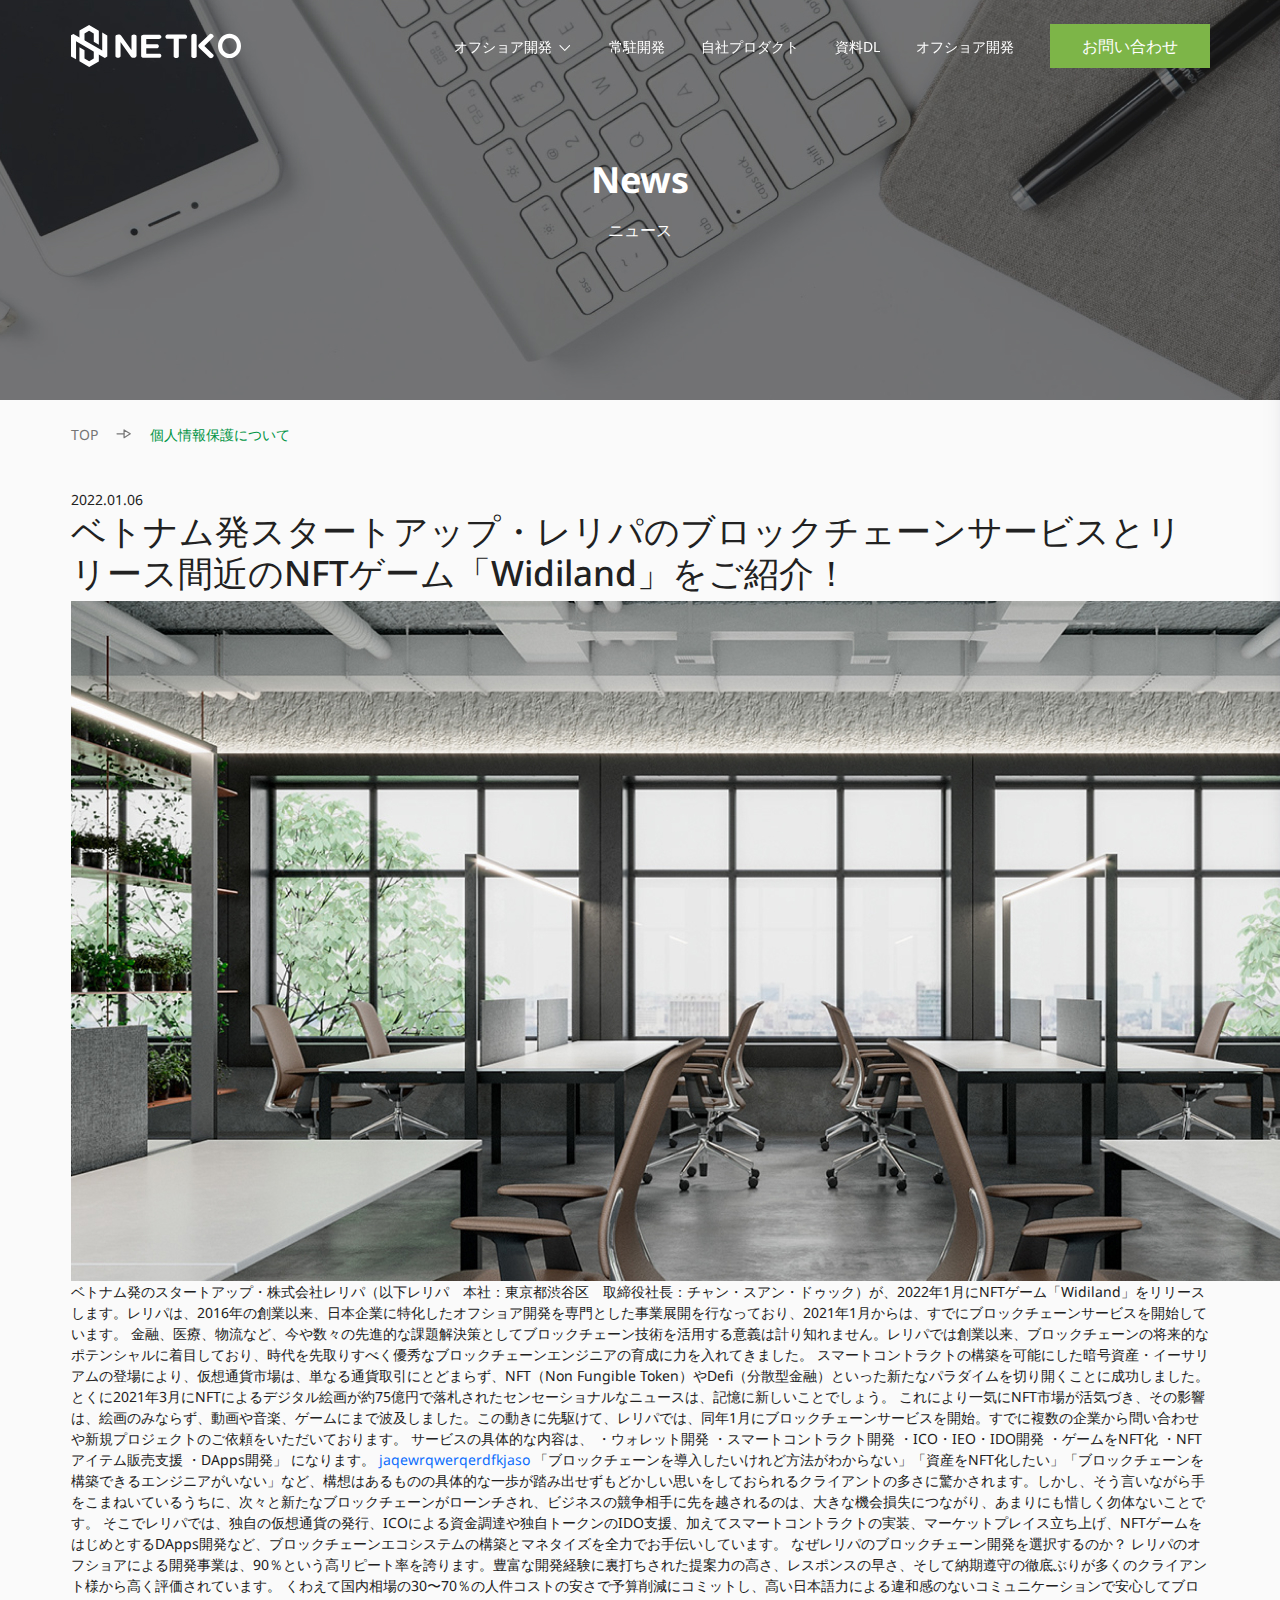
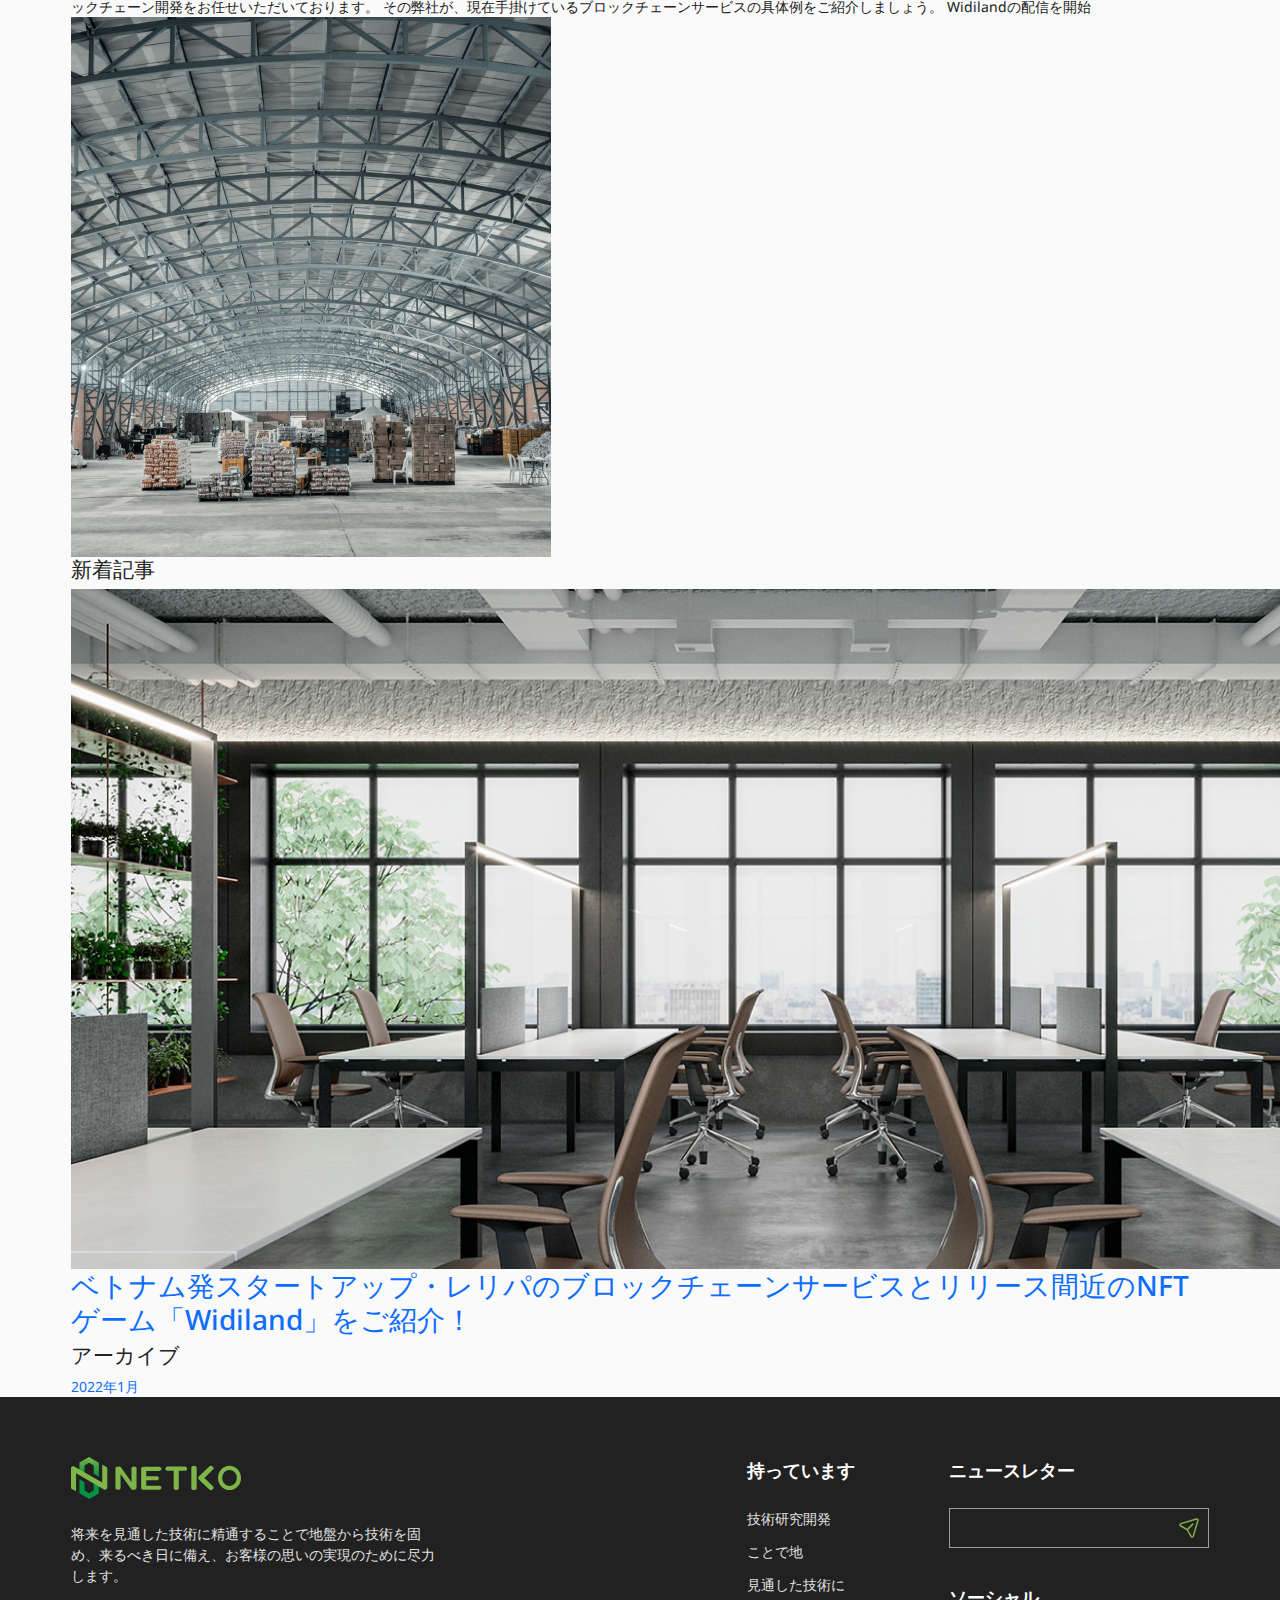
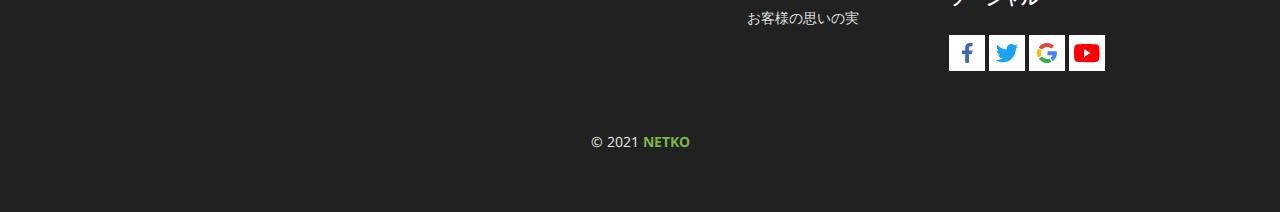
<file: detail.html>
<!doctype html>
<html lang="en">

<head>
    <meta charset="utf-8">
    <meta name="viewport" content="width=device-width, initial-scale=1, minimum-scale=1, maximum-scale=1" />
    <title>Netko - Detail</title>
    <link rel='shortcut icon' type='image/x-icon' href='./img/favicon.ico' />
    <link rel="icon" type="image/png" href="./img/favicon.png" />
    <meta name='robots' content='max-image-preview:large' />
    <link rel='dns-prefetch' href='//www.googletagmanager.com' />
    <link rel='dns-prefetch' href='//fonts.googleapis.com' />
    <link rel='dns-prefetch' href='//s.w.org' />
    <link rel="alternate" type="application/rss+xml" title=""
          href="" />
    <link rel="alternate" type="application/rss+xml" title=""
          href="" />

    <meta property="og:title" content="" />
    <meta property="og:type" content="" />
    <meta property="og:url" content="" />
    <meta property="og:image" content="./img/social.jpg" />

    <meta name="twitter:title" content="">
    <meta name="twitter:description" content="">
    <meta name="twitter:image" content="./img/social.jpg">
    <meta name="twitter:card" content="summary_large_image">

    <link href="./css/style.css" rel="stylesheet">
</head>

<body>

<header class="header" id="header">
    <div class="container">
        <div class="header-content">
            <a href="#" class="logo">
                <svg width="170" height="42" viewBox="0 0 170 42" fill="none" xmlns="http://www.w3.org/2000/svg">
                    <path d="M27.837 5.65635V5.64985H27.8241L18.0834 0L8.44623 5.58483L8.4527 5.59783H8.44623V17.5412H13.5075V8.52353L18.0834 5.8644L22.7757 8.58855V16.8L27.837 19.7387V5.65635Z" fill="url(#paint0_linear_415_904)"/>
                    <path d="M8.44623 36.3437V36.3502H8.4527L18.1999 42L27.8306 36.4152L27.8241 36.4022H27.837V24.4588H22.7757V33.4765L18.1999 36.1356L13.5075 33.4115V25.2L8.44623 22.2678V36.3437Z" fill="url(#paint1_linear_415_904)"/>
                    <path d="M31.222 7.58728V25.6161L5.05481 10.4415V10.4285L2.42709 8.90709L0 10.3374V31.4024L5.05481 34.3411V16.3059L31.222 31.4805V31.4935L33.8562 33.0213L36.2833 31.5845V10.5195L31.222 7.58728Z" fill="#7DB548"/>
                    <path d="M44.4513 11.4102C44.4646 11.1205 44.5528 10.8393 44.7071 10.5942C44.8615 10.3491 45.0767 10.1486 45.3315 10.0124C45.9676 9.60963 46.7094 9.40804 47.4609 9.43374C48.82 9.43374 49.7521 9.86717 50.2569 10.734L60.3859 24.9399H60.496L60.4571 11.2542C60.4626 10.9906 60.5351 10.7328 60.6676 10.5052C60.8001 10.2776 60.9883 10.0878 61.2144 9.95386C61.7381 9.58955 62.3639 9.40277 63.0007 9.42074C63.6394 9.40364 64.267 9.59028 64.7935 9.95386C65.0179 10.0891 65.2046 10.2793 65.3359 10.5068C65.4672 10.7342 65.5389 10.9913 65.5443 11.2542V30.7913C65.5327 31.0815 65.446 31.3636 65.2928 31.6099C65.1396 31.8561 64.9251 32.058 64.6706 32.1956C64.0332 32.5955 63.2923 32.7968 62.5412 32.7743C61.1345 32.7743 60.2069 32.3669 59.7581 31.552L49.6485 17.2876H49.5385L49.5773 30.9409C49.5712 31.2043 49.4985 31.4619 49.366 31.6894C49.2336 31.9168 49.0457 32.1067 48.8201 32.2412C48.2814 32.5889 47.6546 32.7739 47.0143 32.7739C46.374 32.7739 45.7472 32.5889 45.2085 32.2412C44.9829 32.1067 44.795 31.9168 44.6626 31.6894C44.5301 31.4619 44.4574 31.2043 44.4513 30.9409V11.4102Z" fill="#7DB548"/>
                    <path d="M70.1331 11.6183C70.1404 11.3543 70.2144 11.0966 70.348 10.8691C70.4815 10.6417 70.6703 10.4521 70.8968 10.3179C71.4271 9.95146 72.0591 9.7626 72.7025 9.77831H88.1776C88.4648 9.77676 88.7493 9.83355 89.014 9.94528C89.2787 10.057 89.5182 10.2214 89.718 10.4285C89.9181 10.6175 90.0775 10.8457 90.1864 11.099C90.2954 11.3522 90.3516 11.6252 90.3516 11.9011C90.3516 12.177 90.2954 12.4499 90.1864 12.7032C90.0775 12.9564 89.9181 13.1846 89.718 13.3737C89.5152 13.574 89.2742 13.7314 89.0096 13.8364C88.745 13.9413 88.4621 13.9918 88.1776 13.9848H75.272V19.1861H85.6858C85.9692 19.1795 86.251 19.2303 86.5145 19.3353C86.778 19.4403 87.0178 19.5973 87.2197 19.7972C87.4198 19.9863 87.5792 20.2144 87.6881 20.4677C87.7971 20.7209 87.8533 20.9939 87.8533 21.2698C87.8533 21.5457 87.7971 21.8187 87.6881 22.0719C87.5792 22.3252 87.4198 22.5533 87.2197 22.7424C87.0178 22.9423 86.778 23.0993 86.5145 23.2043C86.251 23.3093 85.9692 23.3601 85.6858 23.3535H75.272V28.6263H88.1776C88.4625 28.6205 88.7456 28.6722 89.0102 28.7783C89.2748 28.8844 89.5155 29.0427 89.718 29.2439C89.9181 29.433 90.0775 29.6612 90.1864 29.9144C90.2954 30.1677 90.3516 30.4407 90.3516 30.7165C90.3516 30.9924 90.2954 31.2654 90.1864 31.5187C90.0775 31.7719 89.9181 32.0001 89.718 32.1892C89.5152 32.3895 89.2742 32.5469 89.0096 32.6519C88.745 32.7568 88.4621 32.8073 88.1776 32.8003H72.7025C72.0591 32.816 71.4271 32.6272 70.8968 32.2607C70.6695 32.1275 70.48 31.9381 70.3463 31.7104C70.2126 31.4828 70.1392 31.2246 70.1331 30.9604V11.6183Z" fill="#7DB548"/>
                    <path d="M96.4686 13.7963C95.9107 13.7963 95.3757 13.5736 94.9812 13.1774C94.5867 12.7811 94.3651 12.2437 94.3651 11.6833C94.3651 11.1229 94.5867 10.5854 94.9812 10.1891C95.3757 9.79287 95.9107 9.57025 96.4686 9.57025H114.015C114.573 9.57025 115.108 9.79287 115.502 10.1891C115.897 10.5854 116.118 11.1229 116.118 11.6833C116.118 12.2437 115.897 12.7811 115.502 13.1774C115.108 13.5736 114.573 13.7963 114.015 13.7963H107.814V31.2269C107.805 31.4897 107.731 31.7461 107.599 31.9731C107.467 32.2001 107.281 32.3905 107.057 32.5272C106.519 32.8832 105.889 33.0729 105.245 33.0729C104.601 33.0729 103.971 32.8832 103.433 32.5272C103.207 32.3917 103.02 32.2018 102.886 31.9746C102.753 31.7475 102.678 31.4905 102.669 31.2269V13.7963H96.4686Z" fill="#7DB548"/>
                    <path d="M120.319 10.7015C120.325 10.4282 120.401 10.1612 120.54 9.92566C120.678 9.69014 120.874 9.49397 121.108 9.3557C121.669 8.99049 122.323 8.79615 122.992 8.79615C123.66 8.79615 124.314 8.99049 124.875 9.3557C125.109 9.4949 125.304 9.6913 125.442 9.92661C125.58 10.1619 125.657 10.4285 125.665 10.7015V31.1879C125.657 31.4619 125.581 31.7296 125.443 31.966C125.305 32.2025 125.11 32.4 124.875 32.5402C124.313 32.9008 123.659 33.0924 122.992 33.0924C122.324 33.0924 121.671 32.9008 121.108 32.5402C120.873 32.4014 120.676 32.2042 120.538 31.9674C120.4 31.7307 120.324 31.4623 120.319 31.1879V10.7015ZM133.38 20.948L142.182 29.6015C142.375 29.7771 142.518 30.0004 142.597 30.2492C142.677 30.498 142.69 30.7634 142.635 31.0189C142.507 31.6175 142.155 32.1438 141.651 32.4882C141.133 32.8908 140.501 33.1184 139.845 33.1384C139.551 33.1502 139.258 33.0983 138.985 32.9861C138.713 32.8739 138.468 32.7041 138.266 32.4882L128.06 22.6254C127.822 22.4166 127.631 22.1586 127.502 21.8691C127.372 21.5796 127.306 21.2654 127.309 20.948C127.307 20.6297 127.373 20.3146 127.502 20.0241C127.632 19.7336 127.822 19.4744 128.06 19.2641L138.266 9.40121C138.466 9.18359 138.711 9.01262 138.984 8.9003C139.257 8.78798 139.551 8.73703 139.845 8.75105C140.501 8.76739 141.134 8.99535 141.651 9.40121C142.156 9.74813 142.508 10.2765 142.635 10.8771C142.689 11.1315 142.676 11.3958 142.597 11.6435C142.517 11.8911 142.374 12.1134 142.182 12.2879L133.38 20.948Z" fill="#7DB548"/>
                    <path d="M158.498 33.1124C156.971 33.133 155.457 32.8312 154.053 32.2264C152.649 31.6216 151.388 30.7273 150.35 29.6016C148.197 27.2371 147.004 24.1489 147.004 20.9447C147.004 17.7406 148.197 14.6524 150.35 12.2879C151.399 11.1805 152.661 10.2987 154.059 9.69617C155.458 9.09365 156.964 8.78296 158.486 8.78296C160.007 8.78296 161.513 9.09365 162.912 9.69617C164.31 10.2987 165.572 11.1805 166.621 12.2879C168.793 14.6427 170 17.7345 170 20.9447C170 24.155 168.793 27.2468 166.621 29.6016C165.587 30.7253 164.33 31.6185 162.931 32.2233C161.532 32.8281 160.022 33.131 158.498 33.1124V33.1124ZM165.767 20.948C165.803 18.8724 165.046 16.8619 163.65 15.3307C163.005 14.5991 162.212 14.0133 161.325 13.6122C160.437 13.2111 159.475 13.0037 158.502 13.0037C157.528 13.0037 156.566 13.2111 155.679 13.6122C154.791 14.0133 153.999 14.5991 153.353 15.3307C151.989 16.8861 151.236 18.888 151.236 20.961C151.236 23.034 151.989 25.0359 153.353 26.5913C154.003 27.3156 154.797 27.8947 155.684 28.2911C156.571 28.6875 157.531 28.8923 158.502 28.8923C159.472 28.8923 160.432 28.6875 161.319 28.2911C162.206 27.8947 163 27.3156 163.65 26.5913C165.05 25.0525 165.808 23.0322 165.767 20.948V20.948Z" fill="#7DB548"/>
                    <defs>
                        <linearGradient id="paint0_linear_415_904" x1="18.1416" y1="0" x2="18.1416" y2="19.7387" gradientUnits="userSpaceOnUse">
                            <stop stop-color="#7DB548"/>
                            <stop offset="1" stop-color="#009444"/>
                        </linearGradient>
                        <linearGradient id="paint1_linear_415_904" x1="551.97" y1="1319.07" x2="551.97" y2="719.998" gradientUnits="userSpaceOnUse">
                            <stop stop-color="#7DB548"/>
                            <stop offset="1" stop-color="#009444"/>
                        </linearGradient>
                    </defs>
                </svg>
            </a>
            <nav class="main-menu">
                <ul class="menu-pc">
                    <li class="dropdown">
                        <a href="#">
                            <span>オフショア開発</span>
                            <i class="icon">
                                <svg width="17" height="16" viewBox="0 0 17 16" fill="none" xmlns="http://www.w3.org/2000/svg">
                                    <path d="M3.59691 5.16393C3.79171 4.96523 4.09654 4.94716 4.31134 5.10974L4.37288 5.16393L8.76953 9.64894L13.1662 5.16393C13.361 4.96523 13.6658 4.94716 13.8806 5.10974L13.9422 5.16393C14.137 5.36264 14.1547 5.67358 13.9953 5.8927L13.9422 5.95547L9.15752 10.8361C8.96272 11.0348 8.65789 11.0528 8.44309 10.8903L8.38155 10.8361L3.59691 5.95547C3.38263 5.73689 3.38263 5.38251 3.59691 5.16393Z" fill="white"/>
                                </svg>
                            </i>
                        </a>
                        <ul class="sub-menu">
                            <li><a href="#">オフショア開発</a></li>
                            <li><a href="#">常駐開発</a></li>
                            <li><a href="#">自社プロダクト</a></li>
                            <li><a href="#">資料DL</a></li>
                        </ul>
                    </li>
                    <li><a href="#">常駐開発</a></li>
                    <li><a href="#">自社プロダクト</a></li>
                    <li><a href="#">資料DL</a></li>
                    <li><a href="#">オフショア開発</a></li>
                    <li><a href="#" class="btn btn-primary">お問い合わせ</a></li>
                </ul>
                <ul class="menu-mb">
                    <li class="btn-contact"><a href="#" class="btn btn-primary">お問い合わせ</a></li>
                    <li>
                        <span class="menu_mb_btn" onclick="openMenu()">
                            <svg width="24" height="24" viewBox="0 0 24 24" fill="none"
                                 xmlns="http://www.w3.org/2000/svg">
                                <rect x="2" y="3" width="20" height="2" rx="1" fill="white" />
                                <rect x="2" y="11" width="20" height="2" rx="1" fill="white" />
                                <rect x="2" y="19" width="20" height="2" rx="1" fill="white" />
                            </svg>
                        </span>
                    </li>
                </ul>
            </nav>
        </div>
    </div>
</header>

<section class="heading">
    <div class="container">
        <h1>News</h1>
        <p>ニュース</p>
    </div>
</section>

<section class="container">
    <nav aria-label="breadcrumb">
        <ol class="breadcrumb">
            <li class="breadcrumb-item"><a href="#">TOP</a></li>
            <li class="breadcrumb-item active" aria-current="page">個人情報保護について</li>
        </ol>
    </nav>
</section>

<section class="block_news container">
    <div class="block detail">
        <div class="detail-date list_item-date">2022.01.06</div>
        <h1 class="detail-title">
            ベトナム発スタートアップ・レリパのブロックチェーンサービスとリリース間近のNFTゲーム「Widiland」をご紹介！
        </h1>
        <div class="detail-thumb">
            <img src="/img/main_slider.jpg" alt="ベトナム発スタートアップ・レリパのブロックチェーンサービスとリリース間近のNFTゲーム「Widiland」をご紹介！">
        </div>
        <div class="detail-content">
            ベトナム発のスタートアップ・株式会社レリパ（以下レリパ　本社：東京都渋谷区　取締役社長：チャン・スアン・ドゥック）が、2022年1月にNFTゲーム「Widiland」をリリースします。レリパは、2016年の創業以来、日本企業に特化したオフショア開発を専門とした事業展開を行なっており、2021年1月からは、すでにブロックチェーンサービスを開始しています。
            金融、医療、物流など、今や数々の先進的な課題解決策としてブロックチェーン技術を活用する意義は計り知れません。レリパでは創業以来、ブロックチェーンの将来的なポテンシャルに着目しており、時代を先取りすべく優秀なブロックチェーンエンジニアの育成に力を入れてきました。 
            スマートコントラクトの構築を可能にした暗号資産・イーサリアムの登場により、仮想通貨市場は、単なる通貨取引にとどまらず、NFT（Non Fungible Token）やDefi（分散型金融）といった新たなパラダイムを切り開くことに成功しました。とくに2021年3月にNFTによるデジタル絵画が約75億円で落札されたセンセーショナルなニュースは、記憶に新しいことでしょう。 
            これにより一気にNFT市場が活気づき、その影響は、絵画のみならず、動画や音楽、ゲームにまで波及しました。この動きに先駆けて、レリパでは、同年1月にブロックチェーンサービスを開始。すでに複数の企業から問い合わせや新規プロジェクトのご依頼をいただいております。 
            サービスの具体的な内容は、
            ・ウォレット開発
            ・スマートコントラクト開発
            ・ICO・IEO・IDO開発
            ・ゲームをNFT化
            ・NFTアイテム販売支援
            ・DApps開発」
            になります。
            <a href="">jaqewrqwerqerdfkjaso</a>
            「ブロックチェーンを導入したいけれど方法がわからない」「資産をNFT化したい」「ブロックチェーンを構築できるエンジニアがいない」など、構想はあるものの具体的な一歩が踏み出せずもどかしい思いをしておられるクライアントの多さに驚かされます。しかし、そう言いながら手をこまねいているうちに、次々と新たなブロックチェーンがローンチされ、ビジネスの競争相手に先を越されるのは、大きな機会損失につながり、あまりにも惜しく勿体ないことです。 
            そこでレリパでは、独自の仮想通貨の発行、ICOによる資金調達や独自トークンのIDO支援、加えてスマートコントラクトの実装、マーケットプレイス立ち上げ、NFTゲームをはじめとするDApps開発など、ブロックチェーンエコシステムの構築とマネタイズを全力でお手伝いしています。 
            なぜレリパのブロックチェーン開発を選択するのか？
            レリパのオフショアによる開発事業は、90％という高リピート率を誇ります。豊富な開発経験に裏打ちされた提案力の高さ、レスポンスの早さ、そして納期遵守の徹底ぶりが多くのクライアント様から高く評価されています。 
            くわえて国内相場の30〜70％の人件コストの安さで予算削減にコミットし、高い日本語力による違和感のないコミュニケーションで安心してブロックチェーン開発をお任せいただいております。 
            その弊社が、現在手掛けているブロックチェーンサービスの具体例をご紹介しましょう。
            Widilandの配信を開始
            <img src="/img/solution_01.jpg" alt="ベトナム発スタートアップ・レリパのブロックチェーンサービスとリリース間近のNFTゲーム「Widiland」をご紹介！">
        </div>
    </div>
    <div class="block">
        <div class="list_new">
            <h4 class="list_title">新着記事</h4>
            <a src="" class="list_item">
                <div class="thumb">
                    <img src="/img/main_slider.jpg" alt="ベトナム発スタートアップ・レリパのブロックチェーンサービスとリリース間近のNFTゲーム「Widiland」をご紹介！">
                </div>
                <div class="list_item-text">
                    <h2 class="list_item-title">ベトナム発スタートアップ・レリパのブロックチェーンサービスとリリース間近のNFTゲーム「Widiland」をご紹介！</h2>
                </div>
            </a>
        </div>
        <div class="list_archive">
            <h4 class="list_title">アーカイブ</h4>
            <a src="" class="list_item list_item-date">2022年1月</a>
        </div>
    </div>
</section>

<footer class="footer">
    <div class="container">
        <div class="row justify-content-between">
            <div class="col-lg-4">
                <a href="#" class="logo">
                    <svg width="170" height="42" viewBox="0 0 170 42" fill="none" xmlns="http://www.w3.org/2000/svg">
                        <path d="M27.837 5.65635V5.64985H27.8241L18.0834 0L8.44623 5.58483L8.4527 5.59783H8.44623V17.5412H13.5075V8.52353L18.0834 5.8644L22.7757 8.58855V16.8L27.837 19.7387V5.65635Z" fill="url(#paint0_linear_415_904)"/>
                        <path d="M8.44623 36.3437V36.3502H8.4527L18.1999 42L27.8306 36.4152L27.8241 36.4022H27.837V24.4588H22.7757V33.4765L18.1999 36.1356L13.5075 33.4115V25.2L8.44623 22.2678V36.3437Z" fill="url(#paint1_linear_415_904)"/>
                        <path d="M31.222 7.58728V25.6161L5.05481 10.4415V10.4285L2.42709 8.90709L0 10.3374V31.4024L5.05481 34.3411V16.3059L31.222 31.4805V31.4935L33.8562 33.0213L36.2833 31.5845V10.5195L31.222 7.58728Z" fill="#7DB548"/>
                        <path d="M44.4513 11.4102C44.4646 11.1205 44.5528 10.8393 44.7071 10.5942C44.8615 10.3491 45.0767 10.1486 45.3315 10.0124C45.9676 9.60963 46.7094 9.40804 47.4609 9.43374C48.82 9.43374 49.7521 9.86717 50.2569 10.734L60.3859 24.9399H60.496L60.4571 11.2542C60.4626 10.9906 60.5351 10.7328 60.6676 10.5052C60.8001 10.2776 60.9883 10.0878 61.2144 9.95386C61.7381 9.58955 62.3639 9.40277 63.0007 9.42074C63.6394 9.40364 64.267 9.59028 64.7935 9.95386C65.0179 10.0891 65.2046 10.2793 65.3359 10.5068C65.4672 10.7342 65.5389 10.9913 65.5443 11.2542V30.7913C65.5327 31.0815 65.446 31.3636 65.2928 31.6099C65.1396 31.8561 64.9251 32.058 64.6706 32.1956C64.0332 32.5955 63.2923 32.7968 62.5412 32.7743C61.1345 32.7743 60.2069 32.3669 59.7581 31.552L49.6485 17.2876H49.5385L49.5773 30.9409C49.5712 31.2043 49.4985 31.4619 49.366 31.6894C49.2336 31.9168 49.0457 32.1067 48.8201 32.2412C48.2814 32.5889 47.6546 32.7739 47.0143 32.7739C46.374 32.7739 45.7472 32.5889 45.2085 32.2412C44.9829 32.1067 44.795 31.9168 44.6626 31.6894C44.5301 31.4619 44.4574 31.2043 44.4513 30.9409V11.4102Z" fill="#7DB548"/>
                        <path d="M70.1331 11.6183C70.1404 11.3543 70.2144 11.0966 70.348 10.8691C70.4815 10.6417 70.6703 10.4521 70.8968 10.3179C71.4271 9.95146 72.0591 9.7626 72.7025 9.77831H88.1776C88.4648 9.77676 88.7493 9.83355 89.014 9.94528C89.2787 10.057 89.5182 10.2214 89.718 10.4285C89.9181 10.6175 90.0775 10.8457 90.1864 11.099C90.2954 11.3522 90.3516 11.6252 90.3516 11.9011C90.3516 12.177 90.2954 12.4499 90.1864 12.7032C90.0775 12.9564 89.9181 13.1846 89.718 13.3737C89.5152 13.574 89.2742 13.7314 89.0096 13.8364C88.745 13.9413 88.4621 13.9918 88.1776 13.9848H75.272V19.1861H85.6858C85.9692 19.1795 86.251 19.2303 86.5145 19.3353C86.778 19.4403 87.0178 19.5973 87.2197 19.7972C87.4198 19.9863 87.5792 20.2144 87.6881 20.4677C87.7971 20.7209 87.8533 20.9939 87.8533 21.2698C87.8533 21.5457 87.7971 21.8187 87.6881 22.0719C87.5792 22.3252 87.4198 22.5533 87.2197 22.7424C87.0178 22.9423 86.778 23.0993 86.5145 23.2043C86.251 23.3093 85.9692 23.3601 85.6858 23.3535H75.272V28.6263H88.1776C88.4625 28.6205 88.7456 28.6722 89.0102 28.7783C89.2748 28.8844 89.5155 29.0427 89.718 29.2439C89.9181 29.433 90.0775 29.6612 90.1864 29.9144C90.2954 30.1677 90.3516 30.4407 90.3516 30.7165C90.3516 30.9924 90.2954 31.2654 90.1864 31.5187C90.0775 31.7719 89.9181 32.0001 89.718 32.1892C89.5152 32.3895 89.2742 32.5469 89.0096 32.6519C88.745 32.7568 88.4621 32.8073 88.1776 32.8003H72.7025C72.0591 32.816 71.4271 32.6272 70.8968 32.2607C70.6695 32.1275 70.48 31.9381 70.3463 31.7104C70.2126 31.4828 70.1392 31.2246 70.1331 30.9604V11.6183Z" fill="#7DB548"/>
                        <path d="M96.4686 13.7963C95.9107 13.7963 95.3757 13.5736 94.9812 13.1774C94.5867 12.7811 94.3651 12.2437 94.3651 11.6833C94.3651 11.1229 94.5867 10.5854 94.9812 10.1891C95.3757 9.79287 95.9107 9.57025 96.4686 9.57025H114.015C114.573 9.57025 115.108 9.79287 115.502 10.1891C115.897 10.5854 116.118 11.1229 116.118 11.6833C116.118 12.2437 115.897 12.7811 115.502 13.1774C115.108 13.5736 114.573 13.7963 114.015 13.7963H107.814V31.2269C107.805 31.4897 107.731 31.7461 107.599 31.9731C107.467 32.2001 107.281 32.3905 107.057 32.5272C106.519 32.8832 105.889 33.0729 105.245 33.0729C104.601 33.0729 103.971 32.8832 103.433 32.5272C103.207 32.3917 103.02 32.2018 102.886 31.9746C102.753 31.7475 102.678 31.4905 102.669 31.2269V13.7963H96.4686Z" fill="#7DB548"/>
                        <path d="M120.319 10.7015C120.325 10.4282 120.401 10.1612 120.54 9.92566C120.678 9.69014 120.874 9.49397 121.108 9.3557C121.669 8.99049 122.323 8.79615 122.992 8.79615C123.66 8.79615 124.314 8.99049 124.875 9.3557C125.109 9.4949 125.304 9.6913 125.442 9.92661C125.58 10.1619 125.657 10.4285 125.665 10.7015V31.1879C125.657 31.4619 125.581 31.7296 125.443 31.966C125.305 32.2025 125.11 32.4 124.875 32.5402C124.313 32.9008 123.659 33.0924 122.992 33.0924C122.324 33.0924 121.671 32.9008 121.108 32.5402C120.873 32.4014 120.676 32.2042 120.538 31.9674C120.4 31.7307 120.324 31.4623 120.319 31.1879V10.7015ZM133.38 20.948L142.182 29.6015C142.375 29.7771 142.518 30.0004 142.597 30.2492C142.677 30.498 142.69 30.7634 142.635 31.0189C142.507 31.6175 142.155 32.1438 141.651 32.4882C141.133 32.8908 140.501 33.1184 139.845 33.1384C139.551 33.1502 139.258 33.0983 138.985 32.9861C138.713 32.8739 138.468 32.7041 138.266 32.4882L128.06 22.6254C127.822 22.4166 127.631 22.1586 127.502 21.8691C127.372 21.5796 127.306 21.2654 127.309 20.948C127.307 20.6297 127.373 20.3146 127.502 20.0241C127.632 19.7336 127.822 19.4744 128.06 19.2641L138.266 9.40121C138.466 9.18359 138.711 9.01262 138.984 8.9003C139.257 8.78798 139.551 8.73703 139.845 8.75105C140.501 8.76739 141.134 8.99535 141.651 9.40121C142.156 9.74813 142.508 10.2765 142.635 10.8771C142.689 11.1315 142.676 11.3958 142.597 11.6435C142.517 11.8911 142.374 12.1134 142.182 12.2879L133.38 20.948Z" fill="#7DB548"/>
                        <path d="M158.498 33.1124C156.971 33.133 155.457 32.8312 154.053 32.2264C152.649 31.6216 151.388 30.7273 150.35 29.6016C148.197 27.2371 147.004 24.1489 147.004 20.9447C147.004 17.7406 148.197 14.6524 150.35 12.2879C151.399 11.1805 152.661 10.2987 154.059 9.69617C155.458 9.09365 156.964 8.78296 158.486 8.78296C160.007 8.78296 161.513 9.09365 162.912 9.69617C164.31 10.2987 165.572 11.1805 166.621 12.2879C168.793 14.6427 170 17.7345 170 20.9447C170 24.155 168.793 27.2468 166.621 29.6016C165.587 30.7253 164.33 31.6185 162.931 32.2233C161.532 32.8281 160.022 33.131 158.498 33.1124V33.1124ZM165.767 20.948C165.803 18.8724 165.046 16.8619 163.65 15.3307C163.005 14.5991 162.212 14.0133 161.325 13.6122C160.437 13.2111 159.475 13.0037 158.502 13.0037C157.528 13.0037 156.566 13.2111 155.679 13.6122C154.791 14.0133 153.999 14.5991 153.353 15.3307C151.989 16.8861 151.236 18.888 151.236 20.961C151.236 23.034 151.989 25.0359 153.353 26.5913C154.003 27.3156 154.797 27.8947 155.684 28.2911C156.571 28.6875 157.531 28.8923 158.502 28.8923C159.472 28.8923 160.432 28.6875 161.319 28.2911C162.206 27.8947 163 27.3156 163.65 26.5913C165.05 25.0525 165.808 23.0322 165.767 20.948V20.948Z" fill="#7DB548"/>
                        <defs>
                            <linearGradient id="paint0_linear_415_904" x1="18.1416" y1="0" x2="18.1416" y2="19.7387" gradientUnits="userSpaceOnUse">
                                <stop stop-color="#7DB548"/>
                                <stop offset="1" stop-color="#009444"/>
                            </linearGradient>
                            <linearGradient id="paint1_linear_415_904" x1="551.97" y1="1319.07" x2="551.97" y2="719.998" gradientUnits="userSpaceOnUse">
                                <stop stop-color="#7DB548"/>
                                <stop offset="1" stop-color="#009444"/>
                            </linearGradient>
                        </defs>
                    </svg>
                </a>
                <div class="desc">
                    <p>将来を見通した技術に精通することで地盤から技術を固め、来るべき日に備え、お客様の思いの実現のために尽力します。</p>
                </div>
            </div>
            <div class="col-lg-5">
                <div class="row">
                    <div class="col-md-5">
                        <div class="title">持っています</div>
                        <ul class="link-list">
                            <li><a href="#">技術研究開発</a></li>
                            <li><a href="#">ことで地</a></li>
                            <li><a href="#">見通した技術に</a></li>
                            <li><a href="#">お客様の思いの実</a></li>
                            <li class="lang">

                            </li>
                        </ul>
                    </div>
                    <div class="col-md-7">
                        <div class="subscribe">
                            <div class="title">ニュースレター</div>
                            <div class="form-group">
                                <input type="email" class="form-control" placeholder="Email Address"/>
                                <button type="submit" class="btn btn-send">
                                    <svg width="24" height="24" viewBox="0 0 24 24" fill="none" xmlns="http://www.w3.org/2000/svg">
                                        <path fill-rule="evenodd" clip-rule="evenodd" d="M21.7046 4.59154C22.0162 3.18588 20.709 1.91748 19.2937 2.32708L3.63713 6.88281L3.48604 6.93304C2.01645 7.48611 1.79097 9.53286 3.16744 10.3802L9.64297 14.3661L13.5387 20.8202L13.6263 20.9534C14.5395 22.2329 16.5618 21.923 17.0228 20.372L21.668 4.73251L21.7046 4.59154ZM19.7846 3.75323C20.0734 3.72222 20.3202 4.00312 20.2303 4.30473L15.585 19.9448L15.5545 20.0214C15.4093 20.3069 14.9985 20.336 14.823 20.0451L11.135 13.9361L16.3875 8.64975L16.4598 8.56539C16.6767 8.27106 16.6511 7.85447 16.3839 7.5891L16.2996 7.51676C16.0052 7.29988 15.5887 7.32548 15.3233 7.59263L10.078 12.8721L3.95374 9.10284L3.88762 9.05318C3.64979 8.83652 3.72984 8.41781 4.05573 8.32322L19.7117 3.76765L19.7846 3.75323Z" fill="#7DB548"/>
                                    </svg>
                                </button>
                            </div>
                        </div>
                        <div class="social">
                            <div class="title">ソーシャル</div>
                            <ul class="social-list">
                                <li>
                                    <a href="#" target="_blank">
                                        <svg width="36" height="36" viewBox="0 0 36 36" fill="none" xmlns="http://www.w3.org/2000/svg">
                                            <rect width="36" height="36" fill="white"/>
                                            <path d="M22.9345 19.165L23.4854 15.5728H20.0389V13.2427C20.0389 12.2597 20.5194 11.301 22.0631 11.301H23.6311V8.24272C23.6311 8.24272 22.2088 8 20.8495 8C18.0098 8 16.1554 9.72085 16.1554 12.835V15.5728H13V19.165H16.1554V27.8495C16.7888 27.949 17.4369 28 18.0971 28C18.7573 28 19.4054 27.949 20.0389 27.8495V19.165H22.9345Z" fill="#4267B2"/>
                                        </svg>
                                    </a>
                                </li>
                                <li>
                                    <a href="#" target="_blank">
                                        <svg width="36" height="36" viewBox="0 0 36 36" fill="none" xmlns="http://www.w3.org/2000/svg">
                                            <rect width="36" height="36" fill="white"/>
                                            <path d="M17.6823 13.8363L17.7299 14.6227L16.9351 14.5264C14.042 14.1573 11.5145 12.9055 9.36854 10.8032L8.31939 9.76008L8.04915 10.5304C7.47689 12.2476 7.8425 14.061 9.03472 15.2807C9.67056 15.9547 9.5275 16.051 8.43066 15.6498C8.04915 15.5214 7.71533 15.4251 7.68354 15.4733C7.57226 15.5856 7.95377 17.046 8.2558 17.6237C8.6691 18.4261 9.5116 19.2125 10.4336 19.6779L11.2125 20.047L10.2905 20.063C9.40033 20.063 9.36854 20.0791 9.46391 20.4161C9.78184 21.4592 11.0376 22.5666 12.4365 23.048L13.4221 23.385L12.5637 23.8986C11.292 24.6368 9.79773 25.054 8.30349 25.0861C7.58816 25.1022 7 25.1664 7 25.2145C7 25.375 8.93934 26.2737 10.068 26.6268C13.4539 27.6699 17.4756 27.2206 20.4959 25.4392C22.6419 24.1714 24.7879 21.6518 25.7893 19.2125C26.3298 17.9126 26.8703 15.5374 26.8703 14.398C26.8703 13.6598 26.918 13.5635 27.8081 12.6809C28.3327 12.1673 28.8255 11.6056 28.9209 11.4451C29.0798 11.1402 29.0639 11.1402 28.2532 11.413C26.9021 11.8945 26.7113 11.8303 27.3789 11.1081C27.8717 10.5946 28.4599 9.66379 28.4599 9.39097C28.4599 9.34283 28.2214 9.42307 27.9512 9.5675C27.6651 9.72798 27.0292 9.96871 26.5523 10.1131L25.6939 10.386L24.915 9.85637C24.4858 9.5675 23.8818 9.24654 23.5639 9.15025C22.7531 8.92557 21.5132 8.95767 20.782 9.21444C18.795 9.93661 17.5392 11.7982 17.6823 13.8363Z" fill="#1DA1F2"/>
                                        </svg>
                                    </a>
                                </li>
                                <li>
                                    <a href="#" target="_blank">
                                        <svg width="36" height="36" viewBox="0 0 36 36" fill="none" xmlns="http://www.w3.org/2000/svg">
                                            <rect width="36" height="36" fill="white"/>
                                            <g clip-path="url(#clip0_17_1017)">
                                                <path d="M12.4374 15.5419L9.03098 13.5752C8.37277 14.9053 8.00004 16.4054 8 18.0002C8 19.573 8.37676 21.0757 9.04508 22.4176L12.4371 20.4592C12.1026 19.7058 11.913 18.8749 11.913 18.0002C11.9131 17.1256 12.1028 16.295 12.4374 15.5419Z" fill="#FBBC05"/>
                                                <path d="M24.5596 10.4519C22.8022 8.92321 20.5057 7.99832 17.9931 8C14.5556 8.00231 11.4874 9.75723 9.68469 12.4463L13.0939 14.4146C14.2025 12.9023 15.9861 11.913 18.0002 11.913C19.4684 11.9131 20.8143 12.4379 21.8656 13.3076C22.1229 13.5205 22.4991 13.501 22.7352 13.2648L24.5919 11.4082C24.8596 11.1404 24.8453 10.7003 24.5596 10.4519Z" fill="#EA4335"/>
                                                <path d="M27.9315 16.8428C27.8925 16.5118 27.6142 16.2612 27.281 16.2612L19.0869 16.2607C18.7268 16.2607 18.4347 16.5527 18.4347 16.9129V19.5195C18.4347 19.8796 18.7267 20.1716 19.0869 20.1716H23.6786C23.2557 21.2724 22.5211 22.2186 21.5859 22.9065L23.5362 26.2846C25.4993 24.9543 26.9919 22.9429 27.6494 20.5685C28.0068 19.2775 28.0711 18.0292 27.9315 16.8428Z" fill="#4285F4"/>
                                                <path d="M20.4581 23.5617C19.706 23.8968 18.8757 24.0869 18 24.087C15.9837 24.087 14.2011 23.0976 13.0933 21.5859L9.69864 23.5459C11.4862 26.2084 14.52 28 18 28C19.5731 28 21.0704 27.6154 22.4097 26.942L20.4581 23.5617Z" fill="#34A853"/>
                                            </g>
                                            <defs>
                                                <clipPath id="clip0_17_1017">
                                                    <rect width="20" height="20" fill="white" transform="translate(8 8)"/>
                                                </clipPath>
                                            </defs>
                                        </svg>
                                    </a>
                                </li>
                                <li>
                                    <a href="#" target="_blank">
                                        <svg width="36" height="36" viewBox="0 0 36 36" fill="none" xmlns="http://www.w3.org/2000/svg">
                                            <rect width="36" height="36" fill="white"/>
                                            <path d="M30.065 11.8732C29.7706 10.7422 28.9031 9.85159 27.8016 9.54933C25.8054 9 17.8 9 17.8 9C17.8 9 9.79462 9 7.79825 9.54933C6.69673 9.85159 5.82924 10.7422 5.53484 11.8732C5 13.923 5 18.2 5 18.2C5 18.2 5 22.4768 5.53484 24.5268C5.82924 25.6578 6.69673 26.5484 7.79825 26.8508C9.79462 27.4 17.8 27.4 17.8 27.4C17.8 27.4 25.8054 27.4 27.8016 26.8508C28.9031 26.5484 29.7706 25.6578 30.065 24.5268C30.6 22.4768 30.6 18.2 30.6 18.2C30.6 18.2 30.6 13.923 30.065 11.8732Z" fill="#FF0000"/>
                                            <path d="M15 22V14L21.4 18.0002L15 22Z" fill="white" class="yt"/>
                                        </svg>
                                    </a>
                                </li>
                            </ul>
                        </div>
                    </div>
                </div>
            </div>
        </div>
        <div class="copyright">© 2021 <a href="#">NETKO</a></div>
    </div>
</footer>

<div class="menu-mb-box" id="menu-mb-box">
    <span class="close" onclick="closeMenu()">
        <svg width="24" height="24" viewBox="0 0 24 24" fill="none" xmlns="http://www.w3.org/2000/svg">
            <path
                    d="M2.97675 22.0001C2.78357 22.0002 2.59473 21.9429 2.4341 21.8356C2.27347 21.7283 2.14828 21.5758 2.07435 21.3973C2.00042 21.2188 1.98108 21.0225 2.01877 20.833C2.05647 20.6435 2.14951 20.4695 2.28612 20.3329L20.333 2.28607C20.5162 2.1029 20.7646 2 21.0236 2C21.2827 2 21.5311 2.1029 21.7143 2.28607C21.8974 2.46923 22.0003 2.71766 22.0003 2.97669C22.0003 3.23573 21.8974 3.48415 21.7143 3.66732L3.66737 21.7142C3.57676 21.805 3.4691 21.877 3.35059 21.9261C3.23207 21.9751 3.10502 22.0003 2.97675 22.0001Z"
                    fill="#212121" />
            <path
                    d="M21.0236 22.0001C20.8953 22.0003 20.7683 21.9751 20.6498 21.9261C20.5313 21.877 20.4236 21.805 20.333 21.7142L2.28613 3.66732C2.10296 3.48415 2.00006 3.23573 2.00006 2.97669C2.00006 2.71766 2.10296 2.46923 2.28613 2.28607C2.46929 2.1029 2.71772 2 2.97675 2C3.23579 2 3.48421 2.1029 3.66738 2.28607L21.7142 20.3329C21.8509 20.4695 21.9439 20.6435 21.9816 20.833C22.0193 21.0225 21.9999 21.2188 21.926 21.3973C21.8521 21.5758 21.7269 21.7283 21.5663 21.8356C21.4056 21.9429 21.2168 22.0002 21.0236 22.0001V22.0001Z"
                    fill="#212121" />
        </svg>
    </span>
    <ul>
        <li class="dropdown">
            <a href="#">
                <span>オフショア開発</span>
                <i class="icon">
                    <svg width="17" height="16" viewBox="0 0 17 16" fill="none" xmlns="http://www.w3.org/2000/svg">
                        <path d="M3.59691 5.16393C3.79171 4.96523 4.09654 4.94716 4.31134 5.10974L4.37288 5.16393L8.76953 9.64894L13.1662 5.16393C13.361 4.96523 13.6658 4.94716 13.8806 5.10974L13.9422 5.16393C14.137 5.36264 14.1547 5.67358 13.9953 5.8927L13.9422 5.95547L9.15752 10.8361C8.96272 11.0348 8.65789 11.0528 8.44309 10.8903L8.38155 10.8361L3.59691 5.95547C3.38263 5.73689 3.38263 5.38251 3.59691 5.16393Z" fill="white"/>
                    </svg>
                </i>
            </a>
            <ul class="sub-menu">
                <li><a href="#">オフショア開発</a></li>
                <li><a href="#">常駐開発</a></li>
                <li><a href="#">自社プロダクト</a></li>
                <li><a href="#">資料DL</a></li>
            </ul>
        </li>
        <li><a href="#">常駐開発</a></li>
        <li><a href="#">自社プロダクト</a></li>
        <li><a href="#">資料DL</a></li>
        <li><a href="#">オフショア開発</a></li>
        <li class="action"><a href="#" class="btn btn-primary">お問い合わせ</a></li>
    </ul>
</div>

<script src="https://cdn.jsdelivr.net/npm/bootstrap@5.1.3/dist/js/bootstrap.bundle.min.js"></script>
<script src="https://unpkg.com/swiper/swiper-bundle.min.js"></script>
<script src="https://unpkg.com/aos@2.3.1/dist/aos.js"></script>
<script src="./js/style.js"></script>
</body>
</html>
</file>
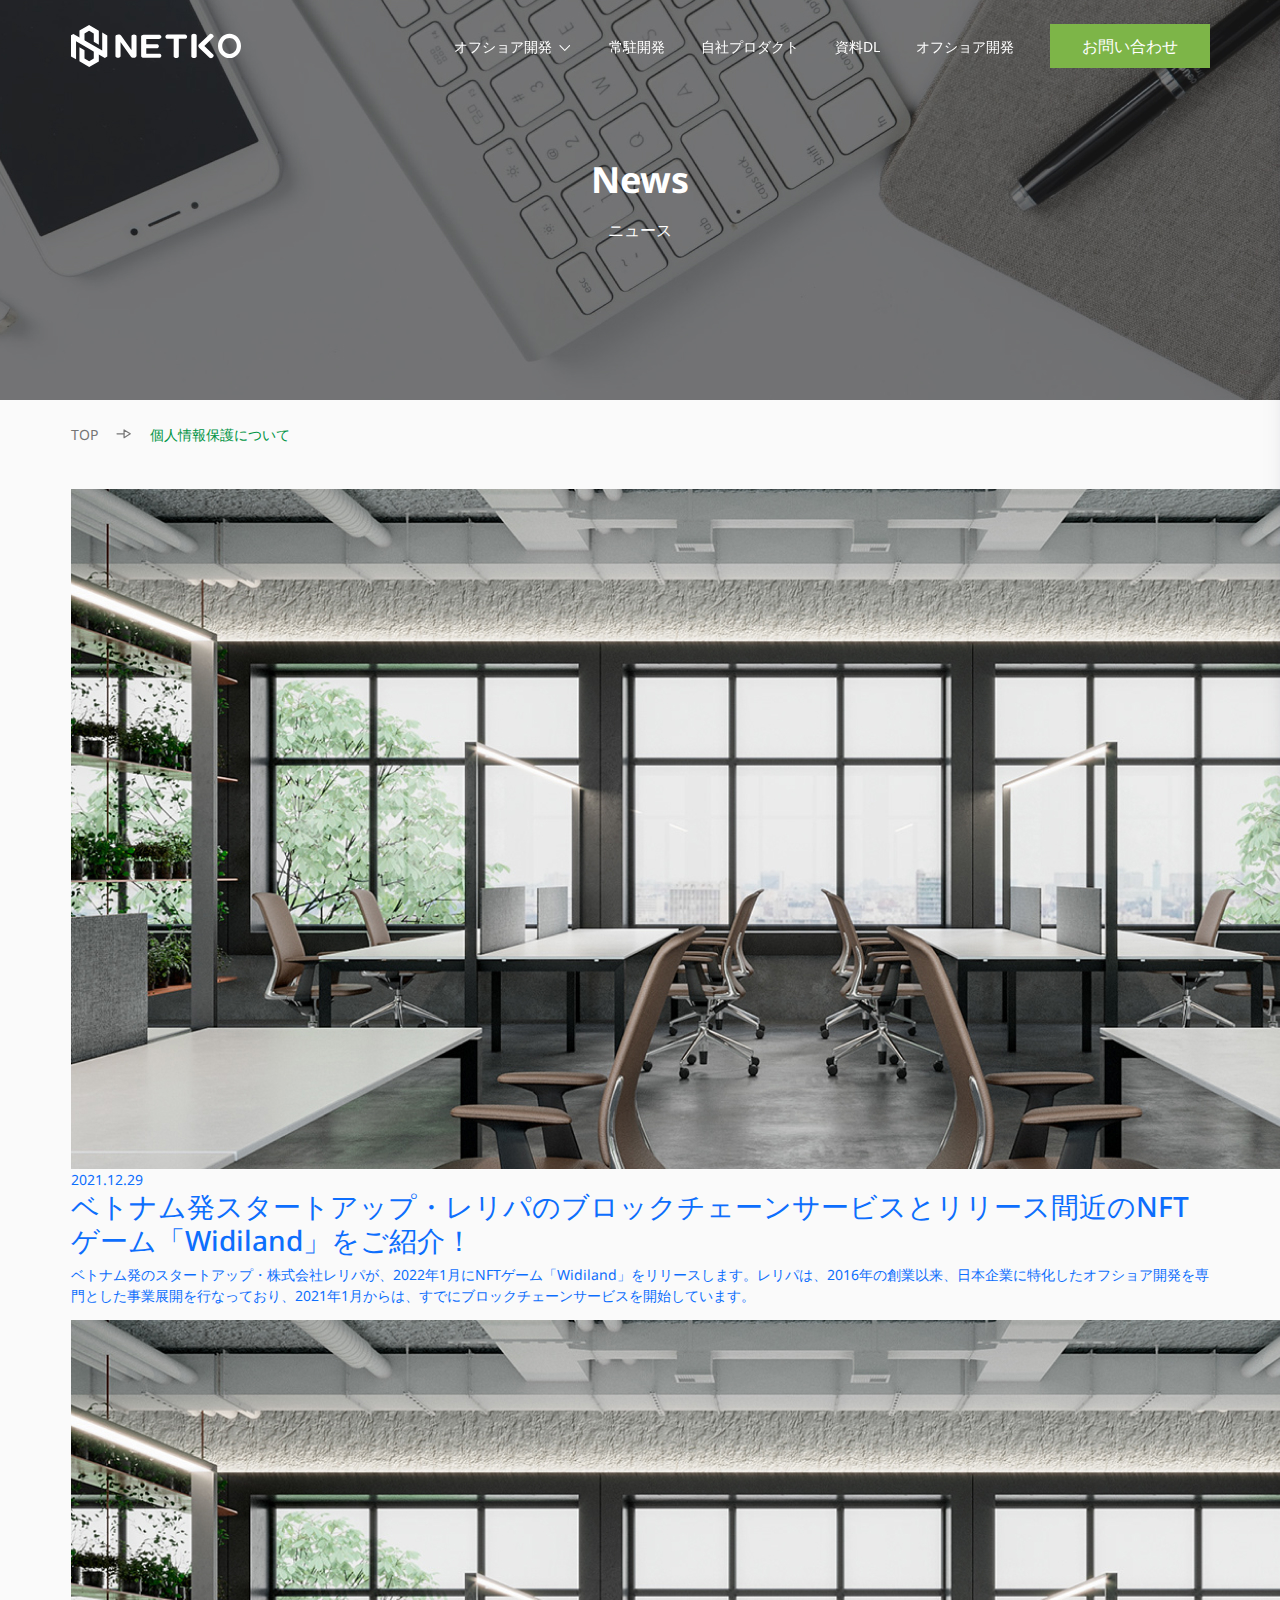
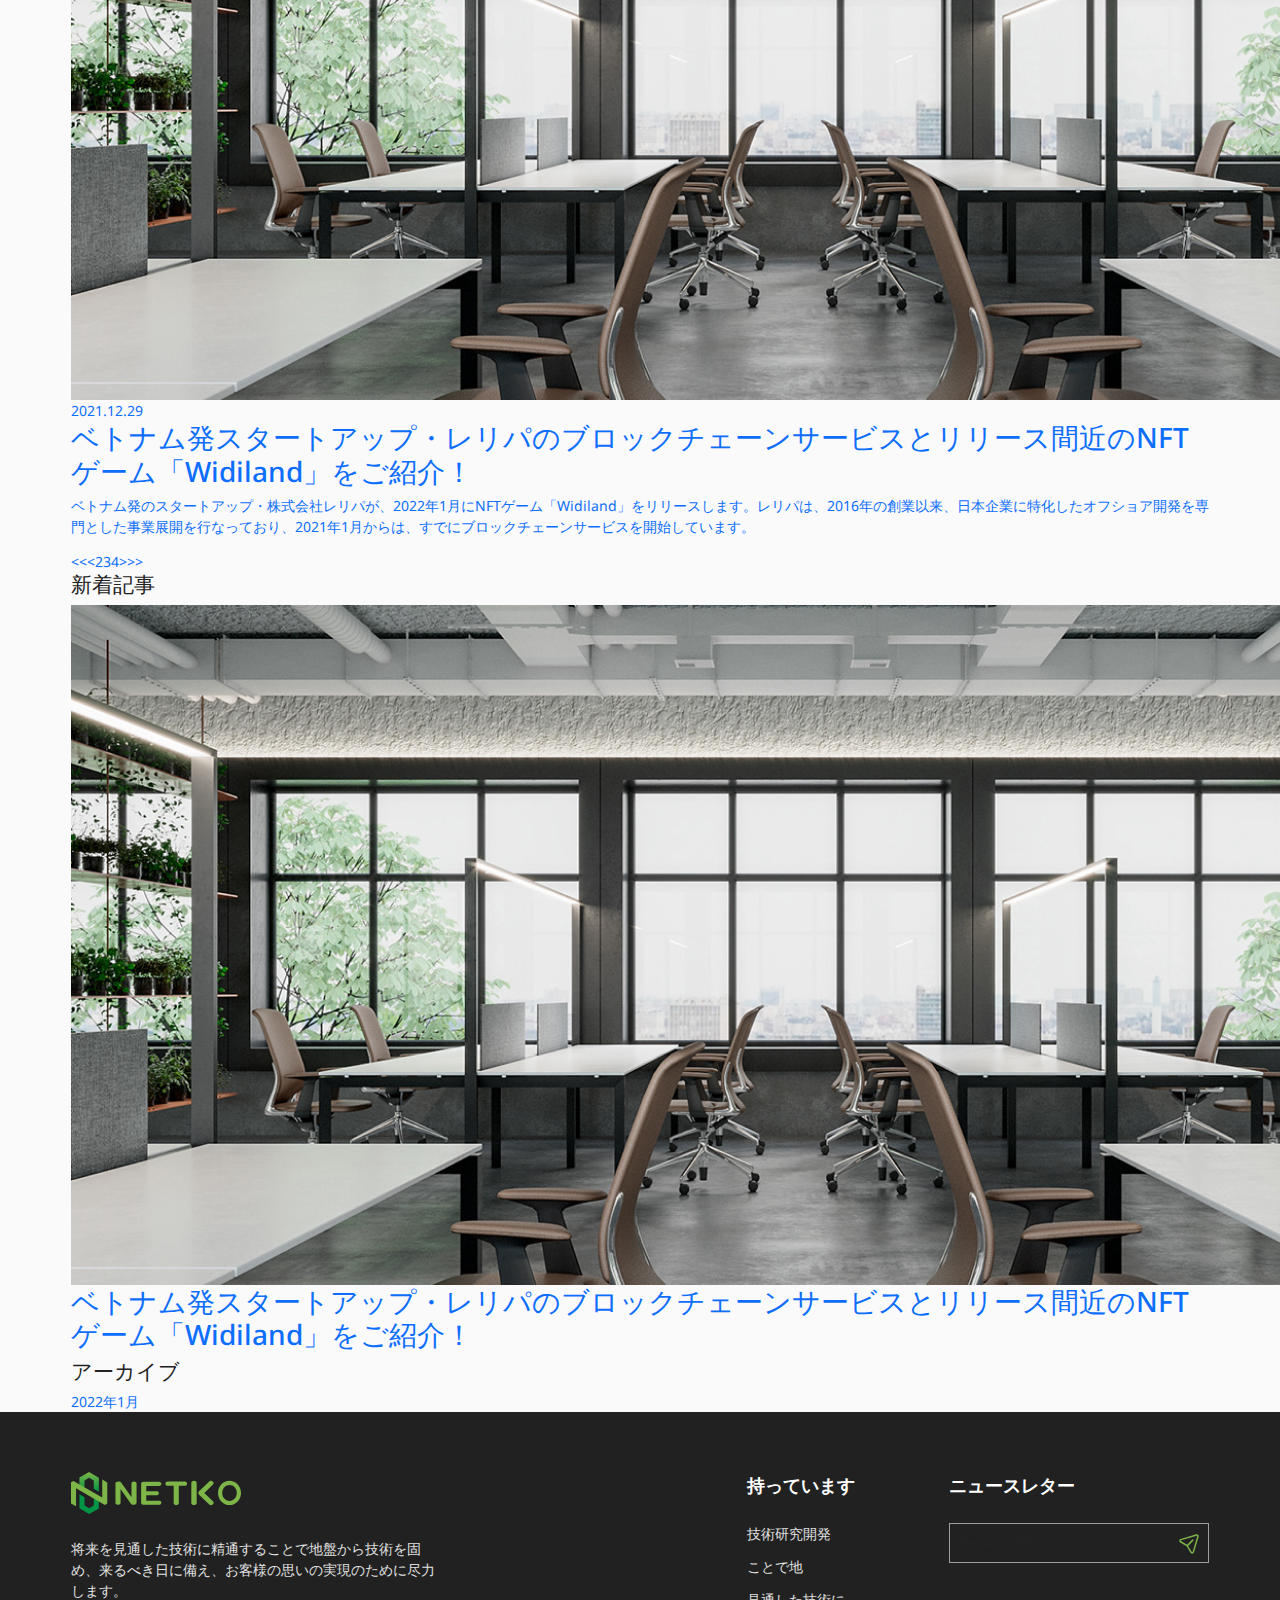
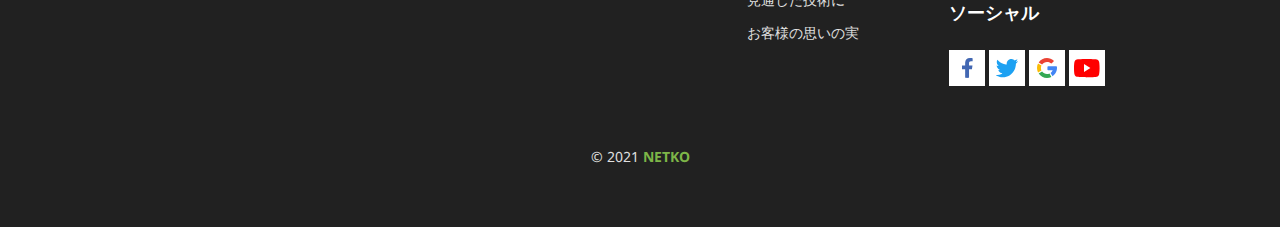
<file: news.html>
<!doctype html>
<html lang="en">

<head>
    <meta charset="utf-8">
    <meta name="viewport" content="width=device-width, initial-scale=1, minimum-scale=1, maximum-scale=1" />
    <title>Netko - News</title>
    <link rel='shortcut icon' type='image/x-icon' href='./img/favicon.ico' />
    <link rel="icon" type="image/png" href="./img/favicon.png" />
    <meta name='robots' content='max-image-preview:large' />
    <link rel='dns-prefetch' href='//www.googletagmanager.com' />
    <link rel='dns-prefetch' href='//fonts.googleapis.com' />
    <link rel='dns-prefetch' href='//s.w.org' />
    <link rel="alternate" type="application/rss+xml" title=""
          href="" />
    <link rel="alternate" type="application/rss+xml" title=""
          href="" />

    <meta property="og:title" content="" />
    <meta property="og:type" content="" />
    <meta property="og:url" content="" />
    <meta property="og:image" content="./img/social.jpg" />

    <meta name="twitter:title" content="">
    <meta name="twitter:description" content="">
    <meta name="twitter:image" content="./img/social.jpg">
    <meta name="twitter:card" content="summary_large_image">

    <link href="./css/style.css" rel="stylesheet">
</head>

<body>

<header class="header" id="header">
    <div class="container">
        <div class="header-content">
            <a href="#" class="logo">
                <svg width="170" height="42" viewBox="0 0 170 42" fill="none" xmlns="http://www.w3.org/2000/svg">
                    <path d="M27.837 5.65635V5.64985H27.8241L18.0834 0L8.44623 5.58483L8.4527 5.59783H8.44623V17.5412H13.5075V8.52353L18.0834 5.8644L22.7757 8.58855V16.8L27.837 19.7387V5.65635Z" fill="url(#paint0_linear_415_904)"/>
                    <path d="M8.44623 36.3437V36.3502H8.4527L18.1999 42L27.8306 36.4152L27.8241 36.4022H27.837V24.4588H22.7757V33.4765L18.1999 36.1356L13.5075 33.4115V25.2L8.44623 22.2678V36.3437Z" fill="url(#paint1_linear_415_904)"/>
                    <path d="M31.222 7.58728V25.6161L5.05481 10.4415V10.4285L2.42709 8.90709L0 10.3374V31.4024L5.05481 34.3411V16.3059L31.222 31.4805V31.4935L33.8562 33.0213L36.2833 31.5845V10.5195L31.222 7.58728Z" fill="#7DB548"/>
                    <path d="M44.4513 11.4102C44.4646 11.1205 44.5528 10.8393 44.7071 10.5942C44.8615 10.3491 45.0767 10.1486 45.3315 10.0124C45.9676 9.60963 46.7094 9.40804 47.4609 9.43374C48.82 9.43374 49.7521 9.86717 50.2569 10.734L60.3859 24.9399H60.496L60.4571 11.2542C60.4626 10.9906 60.5351 10.7328 60.6676 10.5052C60.8001 10.2776 60.9883 10.0878 61.2144 9.95386C61.7381 9.58955 62.3639 9.40277 63.0007 9.42074C63.6394 9.40364 64.267 9.59028 64.7935 9.95386C65.0179 10.0891 65.2046 10.2793 65.3359 10.5068C65.4672 10.7342 65.5389 10.9913 65.5443 11.2542V30.7913C65.5327 31.0815 65.446 31.3636 65.2928 31.6099C65.1396 31.8561 64.9251 32.058 64.6706 32.1956C64.0332 32.5955 63.2923 32.7968 62.5412 32.7743C61.1345 32.7743 60.2069 32.3669 59.7581 31.552L49.6485 17.2876H49.5385L49.5773 30.9409C49.5712 31.2043 49.4985 31.4619 49.366 31.6894C49.2336 31.9168 49.0457 32.1067 48.8201 32.2412C48.2814 32.5889 47.6546 32.7739 47.0143 32.7739C46.374 32.7739 45.7472 32.5889 45.2085 32.2412C44.9829 32.1067 44.795 31.9168 44.6626 31.6894C44.5301 31.4619 44.4574 31.2043 44.4513 30.9409V11.4102Z" fill="#7DB548"/>
                    <path d="M70.1331 11.6183C70.1404 11.3543 70.2144 11.0966 70.348 10.8691C70.4815 10.6417 70.6703 10.4521 70.8968 10.3179C71.4271 9.95146 72.0591 9.7626 72.7025 9.77831H88.1776C88.4648 9.77676 88.7493 9.83355 89.014 9.94528C89.2787 10.057 89.5182 10.2214 89.718 10.4285C89.9181 10.6175 90.0775 10.8457 90.1864 11.099C90.2954 11.3522 90.3516 11.6252 90.3516 11.9011C90.3516 12.177 90.2954 12.4499 90.1864 12.7032C90.0775 12.9564 89.9181 13.1846 89.718 13.3737C89.5152 13.574 89.2742 13.7314 89.0096 13.8364C88.745 13.9413 88.4621 13.9918 88.1776 13.9848H75.272V19.1861H85.6858C85.9692 19.1795 86.251 19.2303 86.5145 19.3353C86.778 19.4403 87.0178 19.5973 87.2197 19.7972C87.4198 19.9863 87.5792 20.2144 87.6881 20.4677C87.7971 20.7209 87.8533 20.9939 87.8533 21.2698C87.8533 21.5457 87.7971 21.8187 87.6881 22.0719C87.5792 22.3252 87.4198 22.5533 87.2197 22.7424C87.0178 22.9423 86.778 23.0993 86.5145 23.2043C86.251 23.3093 85.9692 23.3601 85.6858 23.3535H75.272V28.6263H88.1776C88.4625 28.6205 88.7456 28.6722 89.0102 28.7783C89.2748 28.8844 89.5155 29.0427 89.718 29.2439C89.9181 29.433 90.0775 29.6612 90.1864 29.9144C90.2954 30.1677 90.3516 30.4407 90.3516 30.7165C90.3516 30.9924 90.2954 31.2654 90.1864 31.5187C90.0775 31.7719 89.9181 32.0001 89.718 32.1892C89.5152 32.3895 89.2742 32.5469 89.0096 32.6519C88.745 32.7568 88.4621 32.8073 88.1776 32.8003H72.7025C72.0591 32.816 71.4271 32.6272 70.8968 32.2607C70.6695 32.1275 70.48 31.9381 70.3463 31.7104C70.2126 31.4828 70.1392 31.2246 70.1331 30.9604V11.6183Z" fill="#7DB548"/>
                    <path d="M96.4686 13.7963C95.9107 13.7963 95.3757 13.5736 94.9812 13.1774C94.5867 12.7811 94.3651 12.2437 94.3651 11.6833C94.3651 11.1229 94.5867 10.5854 94.9812 10.1891C95.3757 9.79287 95.9107 9.57025 96.4686 9.57025H114.015C114.573 9.57025 115.108 9.79287 115.502 10.1891C115.897 10.5854 116.118 11.1229 116.118 11.6833C116.118 12.2437 115.897 12.7811 115.502 13.1774C115.108 13.5736 114.573 13.7963 114.015 13.7963H107.814V31.2269C107.805 31.4897 107.731 31.7461 107.599 31.9731C107.467 32.2001 107.281 32.3905 107.057 32.5272C106.519 32.8832 105.889 33.0729 105.245 33.0729C104.601 33.0729 103.971 32.8832 103.433 32.5272C103.207 32.3917 103.02 32.2018 102.886 31.9746C102.753 31.7475 102.678 31.4905 102.669 31.2269V13.7963H96.4686Z" fill="#7DB548"/>
                    <path d="M120.319 10.7015C120.325 10.4282 120.401 10.1612 120.54 9.92566C120.678 9.69014 120.874 9.49397 121.108 9.3557C121.669 8.99049 122.323 8.79615 122.992 8.79615C123.66 8.79615 124.314 8.99049 124.875 9.3557C125.109 9.4949 125.304 9.6913 125.442 9.92661C125.58 10.1619 125.657 10.4285 125.665 10.7015V31.1879C125.657 31.4619 125.581 31.7296 125.443 31.966C125.305 32.2025 125.11 32.4 124.875 32.5402C124.313 32.9008 123.659 33.0924 122.992 33.0924C122.324 33.0924 121.671 32.9008 121.108 32.5402C120.873 32.4014 120.676 32.2042 120.538 31.9674C120.4 31.7307 120.324 31.4623 120.319 31.1879V10.7015ZM133.38 20.948L142.182 29.6015C142.375 29.7771 142.518 30.0004 142.597 30.2492C142.677 30.498 142.69 30.7634 142.635 31.0189C142.507 31.6175 142.155 32.1438 141.651 32.4882C141.133 32.8908 140.501 33.1184 139.845 33.1384C139.551 33.1502 139.258 33.0983 138.985 32.9861C138.713 32.8739 138.468 32.7041 138.266 32.4882L128.06 22.6254C127.822 22.4166 127.631 22.1586 127.502 21.8691C127.372 21.5796 127.306 21.2654 127.309 20.948C127.307 20.6297 127.373 20.3146 127.502 20.0241C127.632 19.7336 127.822 19.4744 128.06 19.2641L138.266 9.40121C138.466 9.18359 138.711 9.01262 138.984 8.9003C139.257 8.78798 139.551 8.73703 139.845 8.75105C140.501 8.76739 141.134 8.99535 141.651 9.40121C142.156 9.74813 142.508 10.2765 142.635 10.8771C142.689 11.1315 142.676 11.3958 142.597 11.6435C142.517 11.8911 142.374 12.1134 142.182 12.2879L133.38 20.948Z" fill="#7DB548"/>
                    <path d="M158.498 33.1124C156.971 33.133 155.457 32.8312 154.053 32.2264C152.649 31.6216 151.388 30.7273 150.35 29.6016C148.197 27.2371 147.004 24.1489 147.004 20.9447C147.004 17.7406 148.197 14.6524 150.35 12.2879C151.399 11.1805 152.661 10.2987 154.059 9.69617C155.458 9.09365 156.964 8.78296 158.486 8.78296C160.007 8.78296 161.513 9.09365 162.912 9.69617C164.31 10.2987 165.572 11.1805 166.621 12.2879C168.793 14.6427 170 17.7345 170 20.9447C170 24.155 168.793 27.2468 166.621 29.6016C165.587 30.7253 164.33 31.6185 162.931 32.2233C161.532 32.8281 160.022 33.131 158.498 33.1124V33.1124ZM165.767 20.948C165.803 18.8724 165.046 16.8619 163.65 15.3307C163.005 14.5991 162.212 14.0133 161.325 13.6122C160.437 13.2111 159.475 13.0037 158.502 13.0037C157.528 13.0037 156.566 13.2111 155.679 13.6122C154.791 14.0133 153.999 14.5991 153.353 15.3307C151.989 16.8861 151.236 18.888 151.236 20.961C151.236 23.034 151.989 25.0359 153.353 26.5913C154.003 27.3156 154.797 27.8947 155.684 28.2911C156.571 28.6875 157.531 28.8923 158.502 28.8923C159.472 28.8923 160.432 28.6875 161.319 28.2911C162.206 27.8947 163 27.3156 163.65 26.5913C165.05 25.0525 165.808 23.0322 165.767 20.948V20.948Z" fill="#7DB548"/>
                    <defs>
                        <linearGradient id="paint0_linear_415_904" x1="18.1416" y1="0" x2="18.1416" y2="19.7387" gradientUnits="userSpaceOnUse">
                            <stop stop-color="#7DB548"/>
                            <stop offset="1" stop-color="#009444"/>
                        </linearGradient>
                        <linearGradient id="paint1_linear_415_904" x1="551.97" y1="1319.07" x2="551.97" y2="719.998" gradientUnits="userSpaceOnUse">
                            <stop stop-color="#7DB548"/>
                            <stop offset="1" stop-color="#009444"/>
                        </linearGradient>
                    </defs>
                </svg>
            </a>
            <nav class="main-menu">
                <ul class="menu-pc">
                    <li class="dropdown">
                        <a href="#">
                            <span>オフショア開発</span>
                            <i class="icon">
                                <svg width="17" height="16" viewBox="0 0 17 16" fill="none" xmlns="http://www.w3.org/2000/svg">
                                    <path d="M3.59691 5.16393C3.79171 4.96523 4.09654 4.94716 4.31134 5.10974L4.37288 5.16393L8.76953 9.64894L13.1662 5.16393C13.361 4.96523 13.6658 4.94716 13.8806 5.10974L13.9422 5.16393C14.137 5.36264 14.1547 5.67358 13.9953 5.8927L13.9422 5.95547L9.15752 10.8361C8.96272 11.0348 8.65789 11.0528 8.44309 10.8903L8.38155 10.8361L3.59691 5.95547C3.38263 5.73689 3.38263 5.38251 3.59691 5.16393Z" fill="white"/>
                                </svg>
                            </i>
                        </a>
                        <ul class="sub-menu">
                            <li><a href="#">オフショア開発</a></li>
                            <li><a href="#">常駐開発</a></li>
                            <li><a href="#">自社プロダクト</a></li>
                            <li><a href="#">資料DL</a></li>
                        </ul>
                    </li>
                    <li><a href="#">常駐開発</a></li>
                    <li><a href="#">自社プロダクト</a></li>
                    <li><a href="#">資料DL</a></li>
                    <li><a href="#">オフショア開発</a></li>
                    <li><a href="#" class="btn btn-primary">お問い合わせ</a></li>
                </ul>
                <ul class="menu-mb">
                    <li class="btn-contact"><a href="#" class="btn btn-primary">お問い合わせ</a></li>
                    <li>
                        <span class="menu_mb_btn" onclick="openMenu()">
                            <svg width="24" height="24" viewBox="0 0 24 24" fill="none"
                                 xmlns="http://www.w3.org/2000/svg">
                                <rect x="2" y="3" width="20" height="2" rx="1" fill="white" />
                                <rect x="2" y="11" width="20" height="2" rx="1" fill="white" />
                                <rect x="2" y="19" width="20" height="2" rx="1" fill="white" />
                            </svg>
                        </span>
                    </li>
                </ul>
            </nav>
        </div>
    </div>
</header>

<section class="heading">
    <div class="container">
        <h1>News</h1>
        <p>ニュース</p>
    </div>
</section>

<section class="container">
    <nav aria-label="breadcrumb">
        <ol class="breadcrumb">
            <li class="breadcrumb-item"><a href="#">TOP</a></li>
            <li class="breadcrumb-item active" aria-current="page">個人情報保護について</li>
        </ol>
    </nav>
</section>

<section class="block_news container">
    <div class="block list_content">
        <a class="list_item" src="">
            <div class="thumb">
                <img src="/img/main_slider.jpg" alt="ベトナム発スタートアップ・レリパのブロックチェーンサービスとリリース間近のNFTゲーム「Widiland」をご紹介！">
            </div>
            <div class="list_item-text">
                <div class="list_item-date">2021.12.29</div>
                <h2 class="list_item-title">ベトナム発スタートアップ・レリパのブロックチェーンサービスとリリース間近のNFTゲーム「Widiland」をご紹介！</h2>
                <p class="list_item-preview">ベトナム発のスタートアップ・株式会社レリパが、2022年1月にNFTゲーム「Widiland」をリリースします。レリパは、2016年の創業以来、日本企業に特化したオフショア開発を専門とした事業展開を行なっており、2021年1月からは、すでにブロックチェーンサービスを開始しています。</p>
            </div>
        </a>
        <a class="list_item" src="">
            <div class="thumb">
                <img src="/img/main_slider.jpg" alt="ベトナム発スタートアップ・レリパのブロックチェーンサービスとリリース間近のNFTゲーム「Widiland」をご紹介！">
            </div>
            <div class="list_item-text">
                <div class="list_item-date">2021.12.29</div>
                <h2 class="list_item-title">ベトナム発スタートアップ・レリパのブロックチェーンサービスとリリース間近のNFTゲーム「Widiland」をご紹介！</h2>
                <p class="list_item-preview">ベトナム発のスタートアップ・株式会社レリパが、2022年1月にNFTゲーム「Widiland」をリリースします。レリパは、2016年の創業以来、日本企業に特化したオフショア開発を専門とした事業展開を行なっており、2021年1月からは、すでにブロックチェーンサービスを開始しています。</p>
            </div>
        </a>
        <div class="pagination">
            <a href="">&lt;&lt;</a>
            <a href="">&lt;</a>
            <a href="">2</a>
            <a class="current" href="">3</a>
            <a class="disable" href="">4</a>
            <a href="">&gt;</a>
            <a href="">&gt;&gt;</a>
        </div>
    </div>
    <div class="block">
        <div class="list_new">
            <h4 class="list_title">新着記事</h4>
            <a src="" class="list_item">
                <div class="thumb">
                    <img src="/img/main_slider.jpg" alt="ベトナム発スタートアップ・レリパのブロックチェーンサービスとリリース間近のNFTゲーム「Widiland」をご紹介！">
                </div>
                <div class="list_item-text">
                    <h2 class="list_item-title">ベトナム発スタートアップ・レリパのブロックチェーンサービスとリリース間近のNFTゲーム「Widiland」をご紹介！</h2>
                </div>
            </a>
        </div>
        <div class="list_archive">
            <h4 class="list_title">アーカイブ</h4>
            <a src="" class="list_item list_item-date">2022年1月</a>
        </div>
    </div>
</section>

<footer class="footer">
    <div class="container">
        <div class="row justify-content-between">
            <div class="col-lg-4">
                <a href="#" class="logo">
                    <svg width="170" height="42" viewBox="0 0 170 42" fill="none" xmlns="http://www.w3.org/2000/svg">
                        <path d="M27.837 5.65635V5.64985H27.8241L18.0834 0L8.44623 5.58483L8.4527 5.59783H8.44623V17.5412H13.5075V8.52353L18.0834 5.8644L22.7757 8.58855V16.8L27.837 19.7387V5.65635Z" fill="url(#paint0_linear_415_904)"/>
                        <path d="M8.44623 36.3437V36.3502H8.4527L18.1999 42L27.8306 36.4152L27.8241 36.4022H27.837V24.4588H22.7757V33.4765L18.1999 36.1356L13.5075 33.4115V25.2L8.44623 22.2678V36.3437Z" fill="url(#paint1_linear_415_904)"/>
                        <path d="M31.222 7.58728V25.6161L5.05481 10.4415V10.4285L2.42709 8.90709L0 10.3374V31.4024L5.05481 34.3411V16.3059L31.222 31.4805V31.4935L33.8562 33.0213L36.2833 31.5845V10.5195L31.222 7.58728Z" fill="#7DB548"/>
                        <path d="M44.4513 11.4102C44.4646 11.1205 44.5528 10.8393 44.7071 10.5942C44.8615 10.3491 45.0767 10.1486 45.3315 10.0124C45.9676 9.60963 46.7094 9.40804 47.4609 9.43374C48.82 9.43374 49.7521 9.86717 50.2569 10.734L60.3859 24.9399H60.496L60.4571 11.2542C60.4626 10.9906 60.5351 10.7328 60.6676 10.5052C60.8001 10.2776 60.9883 10.0878 61.2144 9.95386C61.7381 9.58955 62.3639 9.40277 63.0007 9.42074C63.6394 9.40364 64.267 9.59028 64.7935 9.95386C65.0179 10.0891 65.2046 10.2793 65.3359 10.5068C65.4672 10.7342 65.5389 10.9913 65.5443 11.2542V30.7913C65.5327 31.0815 65.446 31.3636 65.2928 31.6099C65.1396 31.8561 64.9251 32.058 64.6706 32.1956C64.0332 32.5955 63.2923 32.7968 62.5412 32.7743C61.1345 32.7743 60.2069 32.3669 59.7581 31.552L49.6485 17.2876H49.5385L49.5773 30.9409C49.5712 31.2043 49.4985 31.4619 49.366 31.6894C49.2336 31.9168 49.0457 32.1067 48.8201 32.2412C48.2814 32.5889 47.6546 32.7739 47.0143 32.7739C46.374 32.7739 45.7472 32.5889 45.2085 32.2412C44.9829 32.1067 44.795 31.9168 44.6626 31.6894C44.5301 31.4619 44.4574 31.2043 44.4513 30.9409V11.4102Z" fill="#7DB548"/>
                        <path d="M70.1331 11.6183C70.1404 11.3543 70.2144 11.0966 70.348 10.8691C70.4815 10.6417 70.6703 10.4521 70.8968 10.3179C71.4271 9.95146 72.0591 9.7626 72.7025 9.77831H88.1776C88.4648 9.77676 88.7493 9.83355 89.014 9.94528C89.2787 10.057 89.5182 10.2214 89.718 10.4285C89.9181 10.6175 90.0775 10.8457 90.1864 11.099C90.2954 11.3522 90.3516 11.6252 90.3516 11.9011C90.3516 12.177 90.2954 12.4499 90.1864 12.7032C90.0775 12.9564 89.9181 13.1846 89.718 13.3737C89.5152 13.574 89.2742 13.7314 89.0096 13.8364C88.745 13.9413 88.4621 13.9918 88.1776 13.9848H75.272V19.1861H85.6858C85.9692 19.1795 86.251 19.2303 86.5145 19.3353C86.778 19.4403 87.0178 19.5973 87.2197 19.7972C87.4198 19.9863 87.5792 20.2144 87.6881 20.4677C87.7971 20.7209 87.8533 20.9939 87.8533 21.2698C87.8533 21.5457 87.7971 21.8187 87.6881 22.0719C87.5792 22.3252 87.4198 22.5533 87.2197 22.7424C87.0178 22.9423 86.778 23.0993 86.5145 23.2043C86.251 23.3093 85.9692 23.3601 85.6858 23.3535H75.272V28.6263H88.1776C88.4625 28.6205 88.7456 28.6722 89.0102 28.7783C89.2748 28.8844 89.5155 29.0427 89.718 29.2439C89.9181 29.433 90.0775 29.6612 90.1864 29.9144C90.2954 30.1677 90.3516 30.4407 90.3516 30.7165C90.3516 30.9924 90.2954 31.2654 90.1864 31.5187C90.0775 31.7719 89.9181 32.0001 89.718 32.1892C89.5152 32.3895 89.2742 32.5469 89.0096 32.6519C88.745 32.7568 88.4621 32.8073 88.1776 32.8003H72.7025C72.0591 32.816 71.4271 32.6272 70.8968 32.2607C70.6695 32.1275 70.48 31.9381 70.3463 31.7104C70.2126 31.4828 70.1392 31.2246 70.1331 30.9604V11.6183Z" fill="#7DB548"/>
                        <path d="M96.4686 13.7963C95.9107 13.7963 95.3757 13.5736 94.9812 13.1774C94.5867 12.7811 94.3651 12.2437 94.3651 11.6833C94.3651 11.1229 94.5867 10.5854 94.9812 10.1891C95.3757 9.79287 95.9107 9.57025 96.4686 9.57025H114.015C114.573 9.57025 115.108 9.79287 115.502 10.1891C115.897 10.5854 116.118 11.1229 116.118 11.6833C116.118 12.2437 115.897 12.7811 115.502 13.1774C115.108 13.5736 114.573 13.7963 114.015 13.7963H107.814V31.2269C107.805 31.4897 107.731 31.7461 107.599 31.9731C107.467 32.2001 107.281 32.3905 107.057 32.5272C106.519 32.8832 105.889 33.0729 105.245 33.0729C104.601 33.0729 103.971 32.8832 103.433 32.5272C103.207 32.3917 103.02 32.2018 102.886 31.9746C102.753 31.7475 102.678 31.4905 102.669 31.2269V13.7963H96.4686Z" fill="#7DB548"/>
                        <path d="M120.319 10.7015C120.325 10.4282 120.401 10.1612 120.54 9.92566C120.678 9.69014 120.874 9.49397 121.108 9.3557C121.669 8.99049 122.323 8.79615 122.992 8.79615C123.66 8.79615 124.314 8.99049 124.875 9.3557C125.109 9.4949 125.304 9.6913 125.442 9.92661C125.58 10.1619 125.657 10.4285 125.665 10.7015V31.1879C125.657 31.4619 125.581 31.7296 125.443 31.966C125.305 32.2025 125.11 32.4 124.875 32.5402C124.313 32.9008 123.659 33.0924 122.992 33.0924C122.324 33.0924 121.671 32.9008 121.108 32.5402C120.873 32.4014 120.676 32.2042 120.538 31.9674C120.4 31.7307 120.324 31.4623 120.319 31.1879V10.7015ZM133.38 20.948L142.182 29.6015C142.375 29.7771 142.518 30.0004 142.597 30.2492C142.677 30.498 142.69 30.7634 142.635 31.0189C142.507 31.6175 142.155 32.1438 141.651 32.4882C141.133 32.8908 140.501 33.1184 139.845 33.1384C139.551 33.1502 139.258 33.0983 138.985 32.9861C138.713 32.8739 138.468 32.7041 138.266 32.4882L128.06 22.6254C127.822 22.4166 127.631 22.1586 127.502 21.8691C127.372 21.5796 127.306 21.2654 127.309 20.948C127.307 20.6297 127.373 20.3146 127.502 20.0241C127.632 19.7336 127.822 19.4744 128.06 19.2641L138.266 9.40121C138.466 9.18359 138.711 9.01262 138.984 8.9003C139.257 8.78798 139.551 8.73703 139.845 8.75105C140.501 8.76739 141.134 8.99535 141.651 9.40121C142.156 9.74813 142.508 10.2765 142.635 10.8771C142.689 11.1315 142.676 11.3958 142.597 11.6435C142.517 11.8911 142.374 12.1134 142.182 12.2879L133.38 20.948Z" fill="#7DB548"/>
                        <path d="M158.498 33.1124C156.971 33.133 155.457 32.8312 154.053 32.2264C152.649 31.6216 151.388 30.7273 150.35 29.6016C148.197 27.2371 147.004 24.1489 147.004 20.9447C147.004 17.7406 148.197 14.6524 150.35 12.2879C151.399 11.1805 152.661 10.2987 154.059 9.69617C155.458 9.09365 156.964 8.78296 158.486 8.78296C160.007 8.78296 161.513 9.09365 162.912 9.69617C164.31 10.2987 165.572 11.1805 166.621 12.2879C168.793 14.6427 170 17.7345 170 20.9447C170 24.155 168.793 27.2468 166.621 29.6016C165.587 30.7253 164.33 31.6185 162.931 32.2233C161.532 32.8281 160.022 33.131 158.498 33.1124V33.1124ZM165.767 20.948C165.803 18.8724 165.046 16.8619 163.65 15.3307C163.005 14.5991 162.212 14.0133 161.325 13.6122C160.437 13.2111 159.475 13.0037 158.502 13.0037C157.528 13.0037 156.566 13.2111 155.679 13.6122C154.791 14.0133 153.999 14.5991 153.353 15.3307C151.989 16.8861 151.236 18.888 151.236 20.961C151.236 23.034 151.989 25.0359 153.353 26.5913C154.003 27.3156 154.797 27.8947 155.684 28.2911C156.571 28.6875 157.531 28.8923 158.502 28.8923C159.472 28.8923 160.432 28.6875 161.319 28.2911C162.206 27.8947 163 27.3156 163.65 26.5913C165.05 25.0525 165.808 23.0322 165.767 20.948V20.948Z" fill="#7DB548"/>
                        <defs>
                            <linearGradient id="paint0_linear_415_904" x1="18.1416" y1="0" x2="18.1416" y2="19.7387" gradientUnits="userSpaceOnUse">
                                <stop stop-color="#7DB548"/>
                                <stop offset="1" stop-color="#009444"/>
                            </linearGradient>
                            <linearGradient id="paint1_linear_415_904" x1="551.97" y1="1319.07" x2="551.97" y2="719.998" gradientUnits="userSpaceOnUse">
                                <stop stop-color="#7DB548"/>
                                <stop offset="1" stop-color="#009444"/>
                            </linearGradient>
                        </defs>
                    </svg>
                </a>
                <div class="desc">
                    <p>将来を見通した技術に精通することで地盤から技術を固め、来るべき日に備え、お客様の思いの実現のために尽力します。</p>
                </div>
            </div>
            <div class="col-lg-5">
                <div class="row">
                    <div class="col-md-5">
                        <div class="title">持っています</div>
                        <ul class="link-list">
                            <li><a href="#">技術研究開発</a></li>
                            <li><a href="#">ことで地</a></li>
                            <li><a href="#">見通した技術に</a></li>
                            <li><a href="#">お客様の思いの実</a></li>
                            <li class="lang">

                            </li>
                        </ul>
                    </div>
                    <div class="col-md-7">
                        <div class="subscribe">
                            <div class="title">ニュースレター</div>
                            <div class="form-group">
                                <input type="email" class="form-control" placeholder="Email Address"/>
                                <button type="submit" class="btn btn-send">
                                    <svg width="24" height="24" viewBox="0 0 24 24" fill="none" xmlns="http://www.w3.org/2000/svg">
                                        <path fill-rule="evenodd" clip-rule="evenodd" d="M21.7046 4.59154C22.0162 3.18588 20.709 1.91748 19.2937 2.32708L3.63713 6.88281L3.48604 6.93304C2.01645 7.48611 1.79097 9.53286 3.16744 10.3802L9.64297 14.3661L13.5387 20.8202L13.6263 20.9534C14.5395 22.2329 16.5618 21.923 17.0228 20.372L21.668 4.73251L21.7046 4.59154ZM19.7846 3.75323C20.0734 3.72222 20.3202 4.00312 20.2303 4.30473L15.585 19.9448L15.5545 20.0214C15.4093 20.3069 14.9985 20.336 14.823 20.0451L11.135 13.9361L16.3875 8.64975L16.4598 8.56539C16.6767 8.27106 16.6511 7.85447 16.3839 7.5891L16.2996 7.51676C16.0052 7.29988 15.5887 7.32548 15.3233 7.59263L10.078 12.8721L3.95374 9.10284L3.88762 9.05318C3.64979 8.83652 3.72984 8.41781 4.05573 8.32322L19.7117 3.76765L19.7846 3.75323Z" fill="#7DB548"/>
                                    </svg>
                                </button>
                            </div>
                        </div>
                        <div class="social">
                            <div class="title">ソーシャル</div>
                            <ul class="social-list">
                                <li>
                                    <a href="#" target="_blank">
                                        <svg width="36" height="36" viewBox="0 0 36 36" fill="none" xmlns="http://www.w3.org/2000/svg">
                                            <rect width="36" height="36" fill="white"/>
                                            <path d="M22.9345 19.165L23.4854 15.5728H20.0389V13.2427C20.0389 12.2597 20.5194 11.301 22.0631 11.301H23.6311V8.24272C23.6311 8.24272 22.2088 8 20.8495 8C18.0098 8 16.1554 9.72085 16.1554 12.835V15.5728H13V19.165H16.1554V27.8495C16.7888 27.949 17.4369 28 18.0971 28C18.7573 28 19.4054 27.949 20.0389 27.8495V19.165H22.9345Z" fill="#4267B2"/>
                                        </svg>
                                    </a>
                                </li>
                                <li>
                                    <a href="#" target="_blank">
                                        <svg width="36" height="36" viewBox="0 0 36 36" fill="none" xmlns="http://www.w3.org/2000/svg">
                                            <rect width="36" height="36" fill="white"/>
                                            <path d="M17.6823 13.8363L17.7299 14.6227L16.9351 14.5264C14.042 14.1573 11.5145 12.9055 9.36854 10.8032L8.31939 9.76008L8.04915 10.5304C7.47689 12.2476 7.8425 14.061 9.03472 15.2807C9.67056 15.9547 9.5275 16.051 8.43066 15.6498C8.04915 15.5214 7.71533 15.4251 7.68354 15.4733C7.57226 15.5856 7.95377 17.046 8.2558 17.6237C8.6691 18.4261 9.5116 19.2125 10.4336 19.6779L11.2125 20.047L10.2905 20.063C9.40033 20.063 9.36854 20.0791 9.46391 20.4161C9.78184 21.4592 11.0376 22.5666 12.4365 23.048L13.4221 23.385L12.5637 23.8986C11.292 24.6368 9.79773 25.054 8.30349 25.0861C7.58816 25.1022 7 25.1664 7 25.2145C7 25.375 8.93934 26.2737 10.068 26.6268C13.4539 27.6699 17.4756 27.2206 20.4959 25.4392C22.6419 24.1714 24.7879 21.6518 25.7893 19.2125C26.3298 17.9126 26.8703 15.5374 26.8703 14.398C26.8703 13.6598 26.918 13.5635 27.8081 12.6809C28.3327 12.1673 28.8255 11.6056 28.9209 11.4451C29.0798 11.1402 29.0639 11.1402 28.2532 11.413C26.9021 11.8945 26.7113 11.8303 27.3789 11.1081C27.8717 10.5946 28.4599 9.66379 28.4599 9.39097C28.4599 9.34283 28.2214 9.42307 27.9512 9.5675C27.6651 9.72798 27.0292 9.96871 26.5523 10.1131L25.6939 10.386L24.915 9.85637C24.4858 9.5675 23.8818 9.24654 23.5639 9.15025C22.7531 8.92557 21.5132 8.95767 20.782 9.21444C18.795 9.93661 17.5392 11.7982 17.6823 13.8363Z" fill="#1DA1F2"/>
                                        </svg>
                                    </a>
                                </li>
                                <li>
                                    <a href="#" target="_blank">
                                        <svg width="36" height="36" viewBox="0 0 36 36" fill="none" xmlns="http://www.w3.org/2000/svg">
                                            <rect width="36" height="36" fill="white"/>
                                            <g clip-path="url(#clip0_17_1017)">
                                                <path d="M12.4374 15.5419L9.03098 13.5752C8.37277 14.9053 8.00004 16.4054 8 18.0002C8 19.573 8.37676 21.0757 9.04508 22.4176L12.4371 20.4592C12.1026 19.7058 11.913 18.8749 11.913 18.0002C11.9131 17.1256 12.1028 16.295 12.4374 15.5419Z" fill="#FBBC05"/>
                                                <path d="M24.5596 10.4519C22.8022 8.92321 20.5057 7.99832 17.9931 8C14.5556 8.00231 11.4874 9.75723 9.68469 12.4463L13.0939 14.4146C14.2025 12.9023 15.9861 11.913 18.0002 11.913C19.4684 11.9131 20.8143 12.4379 21.8656 13.3076C22.1229 13.5205 22.4991 13.501 22.7352 13.2648L24.5919 11.4082C24.8596 11.1404 24.8453 10.7003 24.5596 10.4519Z" fill="#EA4335"/>
                                                <path d="M27.9315 16.8428C27.8925 16.5118 27.6142 16.2612 27.281 16.2612L19.0869 16.2607C18.7268 16.2607 18.4347 16.5527 18.4347 16.9129V19.5195C18.4347 19.8796 18.7267 20.1716 19.0869 20.1716H23.6786C23.2557 21.2724 22.5211 22.2186 21.5859 22.9065L23.5362 26.2846C25.4993 24.9543 26.9919 22.9429 27.6494 20.5685C28.0068 19.2775 28.0711 18.0292 27.9315 16.8428Z" fill="#4285F4"/>
                                                <path d="M20.4581 23.5617C19.706 23.8968 18.8757 24.0869 18 24.087C15.9837 24.087 14.2011 23.0976 13.0933 21.5859L9.69864 23.5459C11.4862 26.2084 14.52 28 18 28C19.5731 28 21.0704 27.6154 22.4097 26.942L20.4581 23.5617Z" fill="#34A853"/>
                                            </g>
                                            <defs>
                                                <clipPath id="clip0_17_1017">
                                                    <rect width="20" height="20" fill="white" transform="translate(8 8)"/>
                                                </clipPath>
                                            </defs>
                                        </svg>
                                    </a>
                                </li>
                                <li>
                                    <a href="#" target="_blank">
                                        <svg width="36" height="36" viewBox="0 0 36 36" fill="none" xmlns="http://www.w3.org/2000/svg">
                                            <rect width="36" height="36" fill="white"/>
                                            <path d="M30.065 11.8732C29.7706 10.7422 28.9031 9.85159 27.8016 9.54933C25.8054 9 17.8 9 17.8 9C17.8 9 9.79462 9 7.79825 9.54933C6.69673 9.85159 5.82924 10.7422 5.53484 11.8732C5 13.923 5 18.2 5 18.2C5 18.2 5 22.4768 5.53484 24.5268C5.82924 25.6578 6.69673 26.5484 7.79825 26.8508C9.79462 27.4 17.8 27.4 17.8 27.4C17.8 27.4 25.8054 27.4 27.8016 26.8508C28.9031 26.5484 29.7706 25.6578 30.065 24.5268C30.6 22.4768 30.6 18.2 30.6 18.2C30.6 18.2 30.6 13.923 30.065 11.8732Z" fill="#FF0000"/>
                                            <path d="M15 22V14L21.4 18.0002L15 22Z" fill="white" class="yt"/>
                                        </svg>
                                    </a>
                                </li>
                            </ul>
                        </div>
                    </div>
                </div>
            </div>
        </div>
        <div class="copyright">© 2021 <a href="#">NETKO</a></div>
    </div>
</footer>

<div class="menu-mb-box" id="menu-mb-box">
    <span class="close" onclick="closeMenu()">
        <svg width="24" height="24" viewBox="0 0 24 24" fill="none" xmlns="http://www.w3.org/2000/svg">
            <path
                    d="M2.97675 22.0001C2.78357 22.0002 2.59473 21.9429 2.4341 21.8356C2.27347 21.7283 2.14828 21.5758 2.07435 21.3973C2.00042 21.2188 1.98108 21.0225 2.01877 20.833C2.05647 20.6435 2.14951 20.4695 2.28612 20.3329L20.333 2.28607C20.5162 2.1029 20.7646 2 21.0236 2C21.2827 2 21.5311 2.1029 21.7143 2.28607C21.8974 2.46923 22.0003 2.71766 22.0003 2.97669C22.0003 3.23573 21.8974 3.48415 21.7143 3.66732L3.66737 21.7142C3.57676 21.805 3.4691 21.877 3.35059 21.9261C3.23207 21.9751 3.10502 22.0003 2.97675 22.0001Z"
                    fill="#212121" />
            <path
                    d="M21.0236 22.0001C20.8953 22.0003 20.7683 21.9751 20.6498 21.9261C20.5313 21.877 20.4236 21.805 20.333 21.7142L2.28613 3.66732C2.10296 3.48415 2.00006 3.23573 2.00006 2.97669C2.00006 2.71766 2.10296 2.46923 2.28613 2.28607C2.46929 2.1029 2.71772 2 2.97675 2C3.23579 2 3.48421 2.1029 3.66738 2.28607L21.7142 20.3329C21.8509 20.4695 21.9439 20.6435 21.9816 20.833C22.0193 21.0225 21.9999 21.2188 21.926 21.3973C21.8521 21.5758 21.7269 21.7283 21.5663 21.8356C21.4056 21.9429 21.2168 22.0002 21.0236 22.0001V22.0001Z"
                    fill="#212121" />
        </svg>
    </span>
    <ul>
        <li class="dropdown">
            <a href="#">
                <span>オフショア開発</span>
                <i class="icon">
                    <svg width="17" height="16" viewBox="0 0 17 16" fill="none" xmlns="http://www.w3.org/2000/svg">
                        <path d="M3.59691 5.16393C3.79171 4.96523 4.09654 4.94716 4.31134 5.10974L4.37288 5.16393L8.76953 9.64894L13.1662 5.16393C13.361 4.96523 13.6658 4.94716 13.8806 5.10974L13.9422 5.16393C14.137 5.36264 14.1547 5.67358 13.9953 5.8927L13.9422 5.95547L9.15752 10.8361C8.96272 11.0348 8.65789 11.0528 8.44309 10.8903L8.38155 10.8361L3.59691 5.95547C3.38263 5.73689 3.38263 5.38251 3.59691 5.16393Z" fill="white"/>
                    </svg>
                </i>
            </a>
            <ul class="sub-menu">
                <li><a href="#">オフショア開発</a></li>
                <li><a href="#">常駐開発</a></li>
                <li><a href="#">自社プロダクト</a></li>
                <li><a href="#">資料DL</a></li>
            </ul>
        </li>
        <li><a href="#">常駐開発</a></li>
        <li><a href="#">自社プロダクト</a></li>
        <li><a href="#">資料DL</a></li>
        <li><a href="#">オフショア開発</a></li>
        <li class="action"><a href="#" class="btn btn-primary">お問い合わせ</a></li>
    </ul>
</div>

<script src="https://cdn.jsdelivr.net/npm/bootstrap@5.1.3/dist/js/bootstrap.bundle.min.js"></script>
<script src="https://unpkg.com/swiper/swiper-bundle.min.js"></script>
<script src="https://unpkg.com/aos@2.3.1/dist/aos.js"></script>
<script src="./js/style.js"></script>
</body>
</html>
</file>
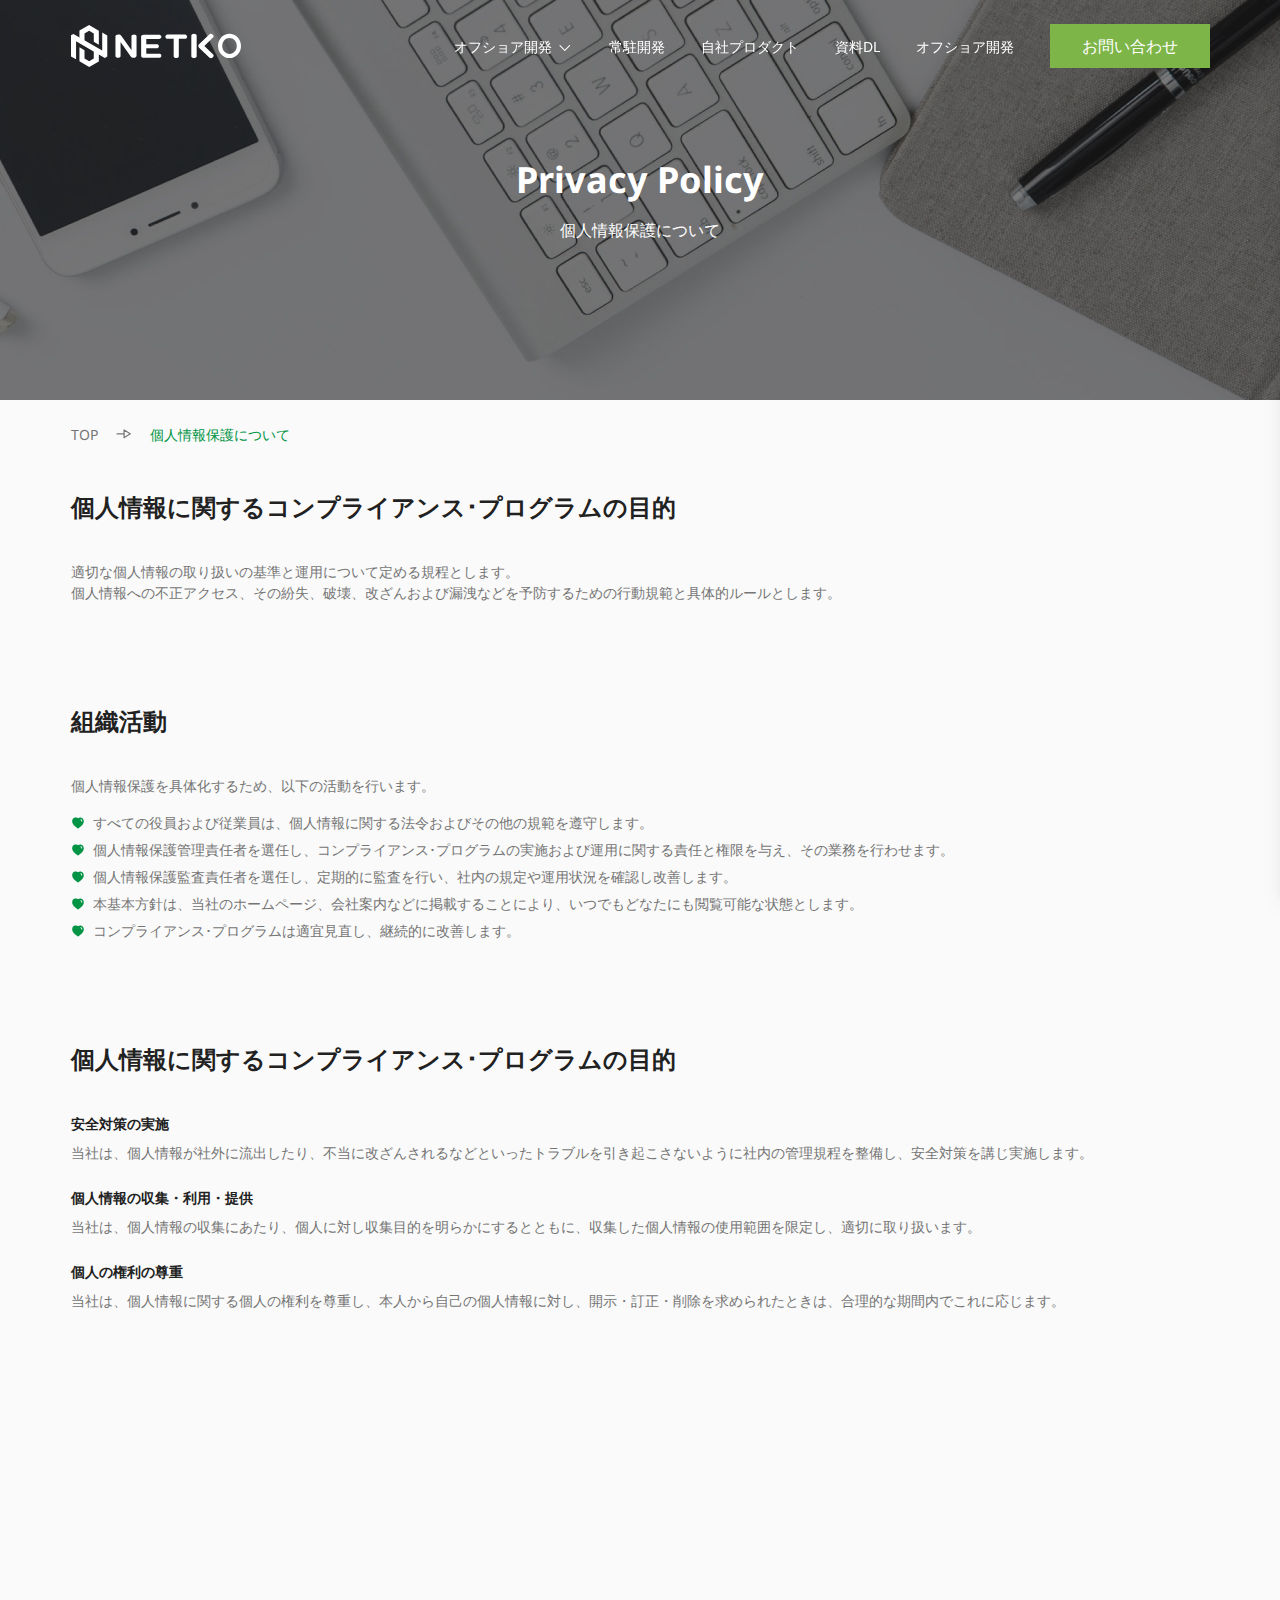
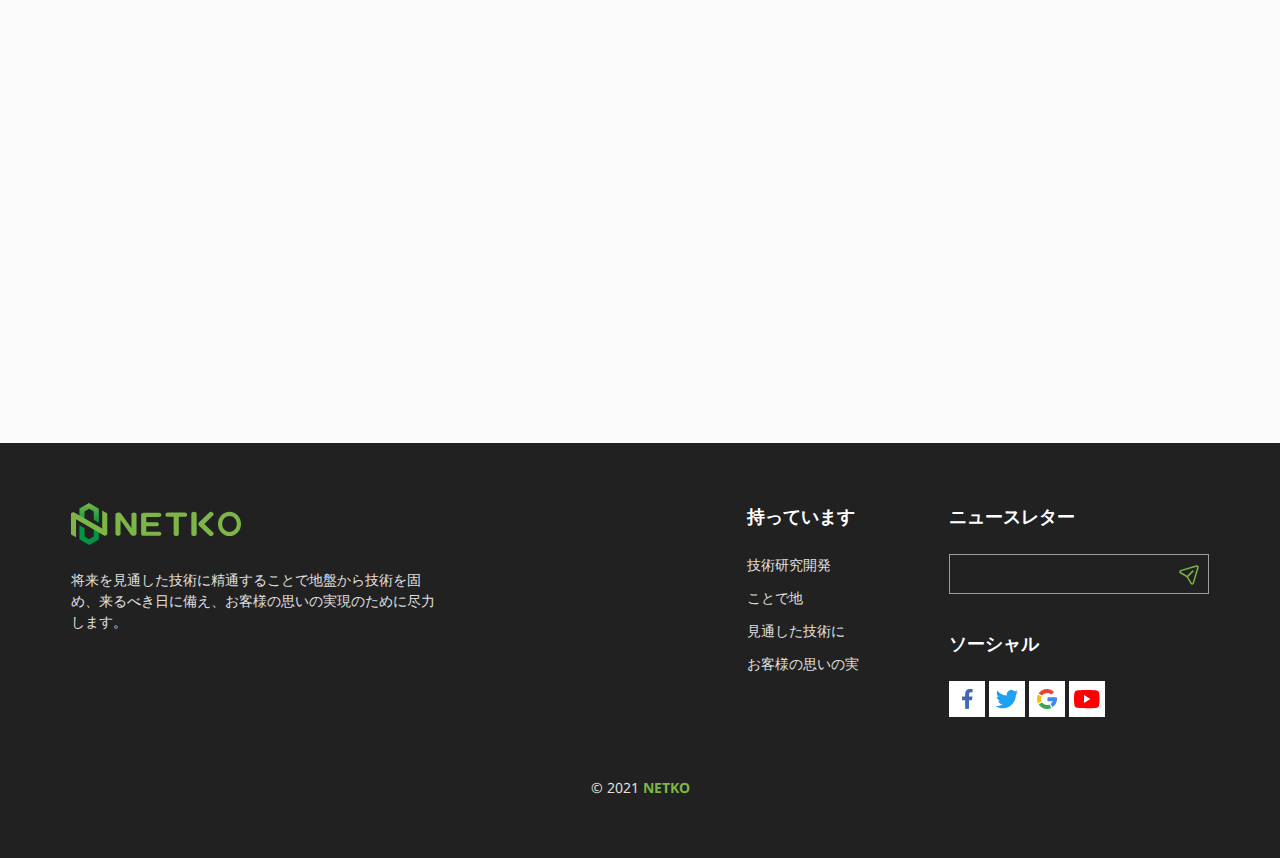
<file: privacy-policy.html>
<!doctype html>
<html lang="en">

<head>
    <meta charset="utf-8">
    <meta name="viewport" content="width=device-width, initial-scale=1, minimum-scale=1, maximum-scale=1" />
    <title>Netko - Privacy Policy</title>
    <link rel='shortcut icon' type='image/x-icon' href='./img/favicon.ico' />
    <link rel="icon" type="image/png" href="./img/favicon.png" />
    <meta name='robots' content='max-image-preview:large' />
    <link rel='dns-prefetch' href='//www.googletagmanager.com' />
    <link rel='dns-prefetch' href='//fonts.googleapis.com' />
    <link rel='dns-prefetch' href='//s.w.org' />
    <link rel="alternate" type="application/rss+xml" title=""
          href="" />
    <link rel="alternate" type="application/rss+xml" title=""
          href="" />

    <meta property="og:title" content="" />
    <meta property="og:type" content="" />
    <meta property="og:url" content="" />
    <meta property="og:image" content="./img/social.jpg" />

    <meta name="twitter:title" content="">
    <meta name="twitter:description" content="">
    <meta name="twitter:image" content="./img/social.jpg">
    <meta name="twitter:card" content="summary_large_image">

    <link href="./css/style.css" rel="stylesheet">
</head>

<body>

<header class="header" id="header">
    <div class="container">
        <div class="header-content">
            <a href="#" class="logo">
                <svg width="170" height="42" viewBox="0 0 170 42" fill="none" xmlns="http://www.w3.org/2000/svg">
                    <path d="M27.837 5.65635V5.64985H27.8241L18.0834 0L8.44623 5.58483L8.4527 5.59783H8.44623V17.5412H13.5075V8.52353L18.0834 5.8644L22.7757 8.58855V16.8L27.837 19.7387V5.65635Z" fill="url(#paint0_linear_415_904)"/>
                    <path d="M8.44623 36.3437V36.3502H8.4527L18.1999 42L27.8306 36.4152L27.8241 36.4022H27.837V24.4588H22.7757V33.4765L18.1999 36.1356L13.5075 33.4115V25.2L8.44623 22.2678V36.3437Z" fill="url(#paint1_linear_415_904)"/>
                    <path d="M31.222 7.58728V25.6161L5.05481 10.4415V10.4285L2.42709 8.90709L0 10.3374V31.4024L5.05481 34.3411V16.3059L31.222 31.4805V31.4935L33.8562 33.0213L36.2833 31.5845V10.5195L31.222 7.58728Z" fill="#7DB548"/>
                    <path d="M44.4513 11.4102C44.4646 11.1205 44.5528 10.8393 44.7071 10.5942C44.8615 10.3491 45.0767 10.1486 45.3315 10.0124C45.9676 9.60963 46.7094 9.40804 47.4609 9.43374C48.82 9.43374 49.7521 9.86717 50.2569 10.734L60.3859 24.9399H60.496L60.4571 11.2542C60.4626 10.9906 60.5351 10.7328 60.6676 10.5052C60.8001 10.2776 60.9883 10.0878 61.2144 9.95386C61.7381 9.58955 62.3639 9.40277 63.0007 9.42074C63.6394 9.40364 64.267 9.59028 64.7935 9.95386C65.0179 10.0891 65.2046 10.2793 65.3359 10.5068C65.4672 10.7342 65.5389 10.9913 65.5443 11.2542V30.7913C65.5327 31.0815 65.446 31.3636 65.2928 31.6099C65.1396 31.8561 64.9251 32.058 64.6706 32.1956C64.0332 32.5955 63.2923 32.7968 62.5412 32.7743C61.1345 32.7743 60.2069 32.3669 59.7581 31.552L49.6485 17.2876H49.5385L49.5773 30.9409C49.5712 31.2043 49.4985 31.4619 49.366 31.6894C49.2336 31.9168 49.0457 32.1067 48.8201 32.2412C48.2814 32.5889 47.6546 32.7739 47.0143 32.7739C46.374 32.7739 45.7472 32.5889 45.2085 32.2412C44.9829 32.1067 44.795 31.9168 44.6626 31.6894C44.5301 31.4619 44.4574 31.2043 44.4513 30.9409V11.4102Z" fill="#7DB548"/>
                    <path d="M70.1331 11.6183C70.1404 11.3543 70.2144 11.0966 70.348 10.8691C70.4815 10.6417 70.6703 10.4521 70.8968 10.3179C71.4271 9.95146 72.0591 9.7626 72.7025 9.77831H88.1776C88.4648 9.77676 88.7493 9.83355 89.014 9.94528C89.2787 10.057 89.5182 10.2214 89.718 10.4285C89.9181 10.6175 90.0775 10.8457 90.1864 11.099C90.2954 11.3522 90.3516 11.6252 90.3516 11.9011C90.3516 12.177 90.2954 12.4499 90.1864 12.7032C90.0775 12.9564 89.9181 13.1846 89.718 13.3737C89.5152 13.574 89.2742 13.7314 89.0096 13.8364C88.745 13.9413 88.4621 13.9918 88.1776 13.9848H75.272V19.1861H85.6858C85.9692 19.1795 86.251 19.2303 86.5145 19.3353C86.778 19.4403 87.0178 19.5973 87.2197 19.7972C87.4198 19.9863 87.5792 20.2144 87.6881 20.4677C87.7971 20.7209 87.8533 20.9939 87.8533 21.2698C87.8533 21.5457 87.7971 21.8187 87.6881 22.0719C87.5792 22.3252 87.4198 22.5533 87.2197 22.7424C87.0178 22.9423 86.778 23.0993 86.5145 23.2043C86.251 23.3093 85.9692 23.3601 85.6858 23.3535H75.272V28.6263H88.1776C88.4625 28.6205 88.7456 28.6722 89.0102 28.7783C89.2748 28.8844 89.5155 29.0427 89.718 29.2439C89.9181 29.433 90.0775 29.6612 90.1864 29.9144C90.2954 30.1677 90.3516 30.4407 90.3516 30.7165C90.3516 30.9924 90.2954 31.2654 90.1864 31.5187C90.0775 31.7719 89.9181 32.0001 89.718 32.1892C89.5152 32.3895 89.2742 32.5469 89.0096 32.6519C88.745 32.7568 88.4621 32.8073 88.1776 32.8003H72.7025C72.0591 32.816 71.4271 32.6272 70.8968 32.2607C70.6695 32.1275 70.48 31.9381 70.3463 31.7104C70.2126 31.4828 70.1392 31.2246 70.1331 30.9604V11.6183Z" fill="#7DB548"/>
                    <path d="M96.4686 13.7963C95.9107 13.7963 95.3757 13.5736 94.9812 13.1774C94.5867 12.7811 94.3651 12.2437 94.3651 11.6833C94.3651 11.1229 94.5867 10.5854 94.9812 10.1891C95.3757 9.79287 95.9107 9.57025 96.4686 9.57025H114.015C114.573 9.57025 115.108 9.79287 115.502 10.1891C115.897 10.5854 116.118 11.1229 116.118 11.6833C116.118 12.2437 115.897 12.7811 115.502 13.1774C115.108 13.5736 114.573 13.7963 114.015 13.7963H107.814V31.2269C107.805 31.4897 107.731 31.7461 107.599 31.9731C107.467 32.2001 107.281 32.3905 107.057 32.5272C106.519 32.8832 105.889 33.0729 105.245 33.0729C104.601 33.0729 103.971 32.8832 103.433 32.5272C103.207 32.3917 103.02 32.2018 102.886 31.9746C102.753 31.7475 102.678 31.4905 102.669 31.2269V13.7963H96.4686Z" fill="#7DB548"/>
                    <path d="M120.319 10.7015C120.325 10.4282 120.401 10.1612 120.54 9.92566C120.678 9.69014 120.874 9.49397 121.108 9.3557C121.669 8.99049 122.323 8.79615 122.992 8.79615C123.66 8.79615 124.314 8.99049 124.875 9.3557C125.109 9.4949 125.304 9.6913 125.442 9.92661C125.58 10.1619 125.657 10.4285 125.665 10.7015V31.1879C125.657 31.4619 125.581 31.7296 125.443 31.966C125.305 32.2025 125.11 32.4 124.875 32.5402C124.313 32.9008 123.659 33.0924 122.992 33.0924C122.324 33.0924 121.671 32.9008 121.108 32.5402C120.873 32.4014 120.676 32.2042 120.538 31.9674C120.4 31.7307 120.324 31.4623 120.319 31.1879V10.7015ZM133.38 20.948L142.182 29.6015C142.375 29.7771 142.518 30.0004 142.597 30.2492C142.677 30.498 142.69 30.7634 142.635 31.0189C142.507 31.6175 142.155 32.1438 141.651 32.4882C141.133 32.8908 140.501 33.1184 139.845 33.1384C139.551 33.1502 139.258 33.0983 138.985 32.9861C138.713 32.8739 138.468 32.7041 138.266 32.4882L128.06 22.6254C127.822 22.4166 127.631 22.1586 127.502 21.8691C127.372 21.5796 127.306 21.2654 127.309 20.948C127.307 20.6297 127.373 20.3146 127.502 20.0241C127.632 19.7336 127.822 19.4744 128.06 19.2641L138.266 9.40121C138.466 9.18359 138.711 9.01262 138.984 8.9003C139.257 8.78798 139.551 8.73703 139.845 8.75105C140.501 8.76739 141.134 8.99535 141.651 9.40121C142.156 9.74813 142.508 10.2765 142.635 10.8771C142.689 11.1315 142.676 11.3958 142.597 11.6435C142.517 11.8911 142.374 12.1134 142.182 12.2879L133.38 20.948Z" fill="#7DB548"/>
                    <path d="M158.498 33.1124C156.971 33.133 155.457 32.8312 154.053 32.2264C152.649 31.6216 151.388 30.7273 150.35 29.6016C148.197 27.2371 147.004 24.1489 147.004 20.9447C147.004 17.7406 148.197 14.6524 150.35 12.2879C151.399 11.1805 152.661 10.2987 154.059 9.69617C155.458 9.09365 156.964 8.78296 158.486 8.78296C160.007 8.78296 161.513 9.09365 162.912 9.69617C164.31 10.2987 165.572 11.1805 166.621 12.2879C168.793 14.6427 170 17.7345 170 20.9447C170 24.155 168.793 27.2468 166.621 29.6016C165.587 30.7253 164.33 31.6185 162.931 32.2233C161.532 32.8281 160.022 33.131 158.498 33.1124V33.1124ZM165.767 20.948C165.803 18.8724 165.046 16.8619 163.65 15.3307C163.005 14.5991 162.212 14.0133 161.325 13.6122C160.437 13.2111 159.475 13.0037 158.502 13.0037C157.528 13.0037 156.566 13.2111 155.679 13.6122C154.791 14.0133 153.999 14.5991 153.353 15.3307C151.989 16.8861 151.236 18.888 151.236 20.961C151.236 23.034 151.989 25.0359 153.353 26.5913C154.003 27.3156 154.797 27.8947 155.684 28.2911C156.571 28.6875 157.531 28.8923 158.502 28.8923C159.472 28.8923 160.432 28.6875 161.319 28.2911C162.206 27.8947 163 27.3156 163.65 26.5913C165.05 25.0525 165.808 23.0322 165.767 20.948V20.948Z" fill="#7DB548"/>
                    <defs>
                        <linearGradient id="paint0_linear_415_904" x1="18.1416" y1="0" x2="18.1416" y2="19.7387" gradientUnits="userSpaceOnUse">
                            <stop stop-color="#7DB548"/>
                            <stop offset="1" stop-color="#009444"/>
                        </linearGradient>
                        <linearGradient id="paint1_linear_415_904" x1="551.97" y1="1319.07" x2="551.97" y2="719.998" gradientUnits="userSpaceOnUse">
                            <stop stop-color="#7DB548"/>
                            <stop offset="1" stop-color="#009444"/>
                        </linearGradient>
                    </defs>
                </svg>
            </a>
            <nav class="main-menu">
                <ul class="menu-pc">
                    <li class="dropdown">
                        <a href="#">
                            <span>オフショア開発</span>
                            <i class="icon">
                                <svg width="17" height="16" viewBox="0 0 17 16" fill="none" xmlns="http://www.w3.org/2000/svg">
                                    <path d="M3.59691 5.16393C3.79171 4.96523 4.09654 4.94716 4.31134 5.10974L4.37288 5.16393L8.76953 9.64894L13.1662 5.16393C13.361 4.96523 13.6658 4.94716 13.8806 5.10974L13.9422 5.16393C14.137 5.36264 14.1547 5.67358 13.9953 5.8927L13.9422 5.95547L9.15752 10.8361C8.96272 11.0348 8.65789 11.0528 8.44309 10.8903L8.38155 10.8361L3.59691 5.95547C3.38263 5.73689 3.38263 5.38251 3.59691 5.16393Z" fill="white"/>
                                </svg>
                            </i>
                        </a>
                        <ul class="sub-menu">
                            <li><a href="#">オフショア開発</a></li>
                            <li><a href="#">常駐開発</a></li>
                            <li><a href="#">自社プロダクト</a></li>
                            <li><a href="#">資料DL</a></li>
                        </ul>
                    </li>
                    <li><a href="#">常駐開発</a></li>
                    <li><a href="#">自社プロダクト</a></li>
                    <li><a href="#">資料DL</a></li>
                    <li><a href="#">オフショア開発</a></li>
                    <li><a href="#" class="btn btn-primary">お問い合わせ</a></li>
                </ul>
                <ul class="menu-mb">
                    <li class="btn-contact"><a href="#" class="btn btn-primary">お問い合わせ</a></li>
                    <li>
                        <span class="menu_mb_btn" onclick="openMenu()">
                            <svg width="24" height="24" viewBox="0 0 24 24" fill="none"
                                 xmlns="http://www.w3.org/2000/svg">
                                <rect x="2" y="3" width="20" height="2" rx="1" fill="white" />
                                <rect x="2" y="11" width="20" height="2" rx="1" fill="white" />
                                <rect x="2" y="19" width="20" height="2" rx="1" fill="white" />
                            </svg>
                        </span>
                    </li>
                </ul>
            </nav>
        </div>
    </div>
</header>

<section class="heading">
    <div class="container">
        <h1>Privacy Policy</h1>
        <p>個人情報保護について</p>
    </div>
</section>

<section class="container">
    <nav aria-label="breadcrumb">
        <ol class="breadcrumb">
            <li class="breadcrumb-item"><a href="#">TOP</a></li>
            <li class="breadcrumb-item active" aria-current="page">個人情報保護について</li>
        </ol>
    </nav>
</section>

<section class="block_privacy container">
    <div class="block">
        <div class="block-title2">個人情報に関するコンプライアンス･プログラムの目的</div>
        <div class="content_01">
            <p>適切な個人情報の取り扱いの基準と運用について定める規程とします。<br/>
                個人情報への不正アクセス、その紛失、破壊、改ざんおよび漏洩などを予防するための行動規範と具体的ルールとします。</p>
        </div>
    </div>
    <div class="block">
        <div class="block-title2">組織活動</div>
        <div class="content_02">
            <p>個人情報保護を具体化するため、以下の活動を行います。</p>
            <ul>
                <li>すべての役員および従業員は、個人情報に関する法令およびその他の規範を遵守します。</li>
                <li>個人情報保護管理責任者を選任し、コンプライアンス･プログラムの実施および運用に関する責任と権限を与え、その業務を行わせます。</li>
                <li>個人情報保護監査責任者を選任し、定期的に監査を行い、社内の規定や運用状況を確認し改善します。</li>
                <li>本基本方針は、当社のホームページ、会社案内などに掲載することにより、いつでもどなたにも閲覧可能な状態とします。</li>
                <li>コンプライアンス･プログラムは適宜見直し、継続的に改善します。</li>
            </ul>
        </div>
    </div>
    <div class="block">
        <div class="block-title2">個人情報に関するコンプライアンス･プログラムの目的</div>
        <div class="content_03">
            <ul>
                <li>
                    <label>安全対策の実施</label>
                    <p>当社は、個人情報が社外に流出したり、不当に改ざんされるなどといったトラブルを引き起こさないように社内の管理規程を整備し、安全対策を講じ実施します。</p>
                </li>
                <li>
                    <label>個人情報の収集・利用・提供</label>
                    <p>当社は、個人情報の収集にあたり、個人に対し収集目的を明らかにするとともに、収集した個人情報の使用範囲を限定し、適切に取り扱います。</p>
                </li>
                <li>
                    <label>個人の権利の尊重</label>
                    <p>当社は、個人情報に関する個人の権利を尊重し、本人から自己の個人情報に対し、開示・訂正・削除を求められたときは、合理的な期間内でこれに応じます。</p>
                </li>
            </ul>
        </div>
    </div>
</section>

<section class="container">
    <div class="contact-content" data-aos="fade-up" data-aos-delay="200" data-aos-duration="600">
        <div class="text">業務をより円滑・効率的に</div>
        <a href="#" class="btn btn-primary">お問い合わせ</a>
    </div>
</section>

<section class="partner service_partner">
    <div class="container">
        <div class="swiper partnerSwiper" data-aos="fade-up" data-aos-delay="200" data-aos-duration="600">
            <div class="swiper-wrapper">
                <div class="swiper-slide"><img src="./img/logo.png" alt=""/></div>
                <div class="swiper-slide"><img src="./img/logo.png" alt=""/></div>
                <div class="swiper-slide"><img src="./img/logo.png" alt=""/></div>
                <div class="swiper-slide"><img src="./img/logo.png" alt=""/></div>
                <div class="swiper-slide"><img src="./img/logo.png" alt=""/></div>
                <div class="swiper-slide"><img src="./img/logo.png" alt=""/></div>
                <div class="swiper-slide"><img src="./img/logo.png" alt=""/></div>
            </div>
            <div class="swiper-pagination"></div>
        </div>
    </div>
</section>

<footer class="footer">
    <div class="container">
        <div class="row justify-content-between">
            <div class="col-lg-4">
                <a href="#" class="logo">
                    <svg width="170" height="42" viewBox="0 0 170 42" fill="none" xmlns="http://www.w3.org/2000/svg">
                        <path d="M27.837 5.65635V5.64985H27.8241L18.0834 0L8.44623 5.58483L8.4527 5.59783H8.44623V17.5412H13.5075V8.52353L18.0834 5.8644L22.7757 8.58855V16.8L27.837 19.7387V5.65635Z" fill="url(#paint0_linear_415_904)"/>
                        <path d="M8.44623 36.3437V36.3502H8.4527L18.1999 42L27.8306 36.4152L27.8241 36.4022H27.837V24.4588H22.7757V33.4765L18.1999 36.1356L13.5075 33.4115V25.2L8.44623 22.2678V36.3437Z" fill="url(#paint1_linear_415_904)"/>
                        <path d="M31.222 7.58728V25.6161L5.05481 10.4415V10.4285L2.42709 8.90709L0 10.3374V31.4024L5.05481 34.3411V16.3059L31.222 31.4805V31.4935L33.8562 33.0213L36.2833 31.5845V10.5195L31.222 7.58728Z" fill="#7DB548"/>
                        <path d="M44.4513 11.4102C44.4646 11.1205 44.5528 10.8393 44.7071 10.5942C44.8615 10.3491 45.0767 10.1486 45.3315 10.0124C45.9676 9.60963 46.7094 9.40804 47.4609 9.43374C48.82 9.43374 49.7521 9.86717 50.2569 10.734L60.3859 24.9399H60.496L60.4571 11.2542C60.4626 10.9906 60.5351 10.7328 60.6676 10.5052C60.8001 10.2776 60.9883 10.0878 61.2144 9.95386C61.7381 9.58955 62.3639 9.40277 63.0007 9.42074C63.6394 9.40364 64.267 9.59028 64.7935 9.95386C65.0179 10.0891 65.2046 10.2793 65.3359 10.5068C65.4672 10.7342 65.5389 10.9913 65.5443 11.2542V30.7913C65.5327 31.0815 65.446 31.3636 65.2928 31.6099C65.1396 31.8561 64.9251 32.058 64.6706 32.1956C64.0332 32.5955 63.2923 32.7968 62.5412 32.7743C61.1345 32.7743 60.2069 32.3669 59.7581 31.552L49.6485 17.2876H49.5385L49.5773 30.9409C49.5712 31.2043 49.4985 31.4619 49.366 31.6894C49.2336 31.9168 49.0457 32.1067 48.8201 32.2412C48.2814 32.5889 47.6546 32.7739 47.0143 32.7739C46.374 32.7739 45.7472 32.5889 45.2085 32.2412C44.9829 32.1067 44.795 31.9168 44.6626 31.6894C44.5301 31.4619 44.4574 31.2043 44.4513 30.9409V11.4102Z" fill="#7DB548"/>
                        <path d="M70.1331 11.6183C70.1404 11.3543 70.2144 11.0966 70.348 10.8691C70.4815 10.6417 70.6703 10.4521 70.8968 10.3179C71.4271 9.95146 72.0591 9.7626 72.7025 9.77831H88.1776C88.4648 9.77676 88.7493 9.83355 89.014 9.94528C89.2787 10.057 89.5182 10.2214 89.718 10.4285C89.9181 10.6175 90.0775 10.8457 90.1864 11.099C90.2954 11.3522 90.3516 11.6252 90.3516 11.9011C90.3516 12.177 90.2954 12.4499 90.1864 12.7032C90.0775 12.9564 89.9181 13.1846 89.718 13.3737C89.5152 13.574 89.2742 13.7314 89.0096 13.8364C88.745 13.9413 88.4621 13.9918 88.1776 13.9848H75.272V19.1861H85.6858C85.9692 19.1795 86.251 19.2303 86.5145 19.3353C86.778 19.4403 87.0178 19.5973 87.2197 19.7972C87.4198 19.9863 87.5792 20.2144 87.6881 20.4677C87.7971 20.7209 87.8533 20.9939 87.8533 21.2698C87.8533 21.5457 87.7971 21.8187 87.6881 22.0719C87.5792 22.3252 87.4198 22.5533 87.2197 22.7424C87.0178 22.9423 86.778 23.0993 86.5145 23.2043C86.251 23.3093 85.9692 23.3601 85.6858 23.3535H75.272V28.6263H88.1776C88.4625 28.6205 88.7456 28.6722 89.0102 28.7783C89.2748 28.8844 89.5155 29.0427 89.718 29.2439C89.9181 29.433 90.0775 29.6612 90.1864 29.9144C90.2954 30.1677 90.3516 30.4407 90.3516 30.7165C90.3516 30.9924 90.2954 31.2654 90.1864 31.5187C90.0775 31.7719 89.9181 32.0001 89.718 32.1892C89.5152 32.3895 89.2742 32.5469 89.0096 32.6519C88.745 32.7568 88.4621 32.8073 88.1776 32.8003H72.7025C72.0591 32.816 71.4271 32.6272 70.8968 32.2607C70.6695 32.1275 70.48 31.9381 70.3463 31.7104C70.2126 31.4828 70.1392 31.2246 70.1331 30.9604V11.6183Z" fill="#7DB548"/>
                        <path d="M96.4686 13.7963C95.9107 13.7963 95.3757 13.5736 94.9812 13.1774C94.5867 12.7811 94.3651 12.2437 94.3651 11.6833C94.3651 11.1229 94.5867 10.5854 94.9812 10.1891C95.3757 9.79287 95.9107 9.57025 96.4686 9.57025H114.015C114.573 9.57025 115.108 9.79287 115.502 10.1891C115.897 10.5854 116.118 11.1229 116.118 11.6833C116.118 12.2437 115.897 12.7811 115.502 13.1774C115.108 13.5736 114.573 13.7963 114.015 13.7963H107.814V31.2269C107.805 31.4897 107.731 31.7461 107.599 31.9731C107.467 32.2001 107.281 32.3905 107.057 32.5272C106.519 32.8832 105.889 33.0729 105.245 33.0729C104.601 33.0729 103.971 32.8832 103.433 32.5272C103.207 32.3917 103.02 32.2018 102.886 31.9746C102.753 31.7475 102.678 31.4905 102.669 31.2269V13.7963H96.4686Z" fill="#7DB548"/>
                        <path d="M120.319 10.7015C120.325 10.4282 120.401 10.1612 120.54 9.92566C120.678 9.69014 120.874 9.49397 121.108 9.3557C121.669 8.99049 122.323 8.79615 122.992 8.79615C123.66 8.79615 124.314 8.99049 124.875 9.3557C125.109 9.4949 125.304 9.6913 125.442 9.92661C125.58 10.1619 125.657 10.4285 125.665 10.7015V31.1879C125.657 31.4619 125.581 31.7296 125.443 31.966C125.305 32.2025 125.11 32.4 124.875 32.5402C124.313 32.9008 123.659 33.0924 122.992 33.0924C122.324 33.0924 121.671 32.9008 121.108 32.5402C120.873 32.4014 120.676 32.2042 120.538 31.9674C120.4 31.7307 120.324 31.4623 120.319 31.1879V10.7015ZM133.38 20.948L142.182 29.6015C142.375 29.7771 142.518 30.0004 142.597 30.2492C142.677 30.498 142.69 30.7634 142.635 31.0189C142.507 31.6175 142.155 32.1438 141.651 32.4882C141.133 32.8908 140.501 33.1184 139.845 33.1384C139.551 33.1502 139.258 33.0983 138.985 32.9861C138.713 32.8739 138.468 32.7041 138.266 32.4882L128.06 22.6254C127.822 22.4166 127.631 22.1586 127.502 21.8691C127.372 21.5796 127.306 21.2654 127.309 20.948C127.307 20.6297 127.373 20.3146 127.502 20.0241C127.632 19.7336 127.822 19.4744 128.06 19.2641L138.266 9.40121C138.466 9.18359 138.711 9.01262 138.984 8.9003C139.257 8.78798 139.551 8.73703 139.845 8.75105C140.501 8.76739 141.134 8.99535 141.651 9.40121C142.156 9.74813 142.508 10.2765 142.635 10.8771C142.689 11.1315 142.676 11.3958 142.597 11.6435C142.517 11.8911 142.374 12.1134 142.182 12.2879L133.38 20.948Z" fill="#7DB548"/>
                        <path d="M158.498 33.1124C156.971 33.133 155.457 32.8312 154.053 32.2264C152.649 31.6216 151.388 30.7273 150.35 29.6016C148.197 27.2371 147.004 24.1489 147.004 20.9447C147.004 17.7406 148.197 14.6524 150.35 12.2879C151.399 11.1805 152.661 10.2987 154.059 9.69617C155.458 9.09365 156.964 8.78296 158.486 8.78296C160.007 8.78296 161.513 9.09365 162.912 9.69617C164.31 10.2987 165.572 11.1805 166.621 12.2879C168.793 14.6427 170 17.7345 170 20.9447C170 24.155 168.793 27.2468 166.621 29.6016C165.587 30.7253 164.33 31.6185 162.931 32.2233C161.532 32.8281 160.022 33.131 158.498 33.1124V33.1124ZM165.767 20.948C165.803 18.8724 165.046 16.8619 163.65 15.3307C163.005 14.5991 162.212 14.0133 161.325 13.6122C160.437 13.2111 159.475 13.0037 158.502 13.0037C157.528 13.0037 156.566 13.2111 155.679 13.6122C154.791 14.0133 153.999 14.5991 153.353 15.3307C151.989 16.8861 151.236 18.888 151.236 20.961C151.236 23.034 151.989 25.0359 153.353 26.5913C154.003 27.3156 154.797 27.8947 155.684 28.2911C156.571 28.6875 157.531 28.8923 158.502 28.8923C159.472 28.8923 160.432 28.6875 161.319 28.2911C162.206 27.8947 163 27.3156 163.65 26.5913C165.05 25.0525 165.808 23.0322 165.767 20.948V20.948Z" fill="#7DB548"/>
                        <defs>
                            <linearGradient id="paint0_linear_415_904" x1="18.1416" y1="0" x2="18.1416" y2="19.7387" gradientUnits="userSpaceOnUse">
                                <stop stop-color="#7DB548"/>
                                <stop offset="1" stop-color="#009444"/>
                            </linearGradient>
                            <linearGradient id="paint1_linear_415_904" x1="551.97" y1="1319.07" x2="551.97" y2="719.998" gradientUnits="userSpaceOnUse">
                                <stop stop-color="#7DB548"/>
                                <stop offset="1" stop-color="#009444"/>
                            </linearGradient>
                        </defs>
                    </svg>
                </a>
                <div class="desc">
                    <p>将来を見通した技術に精通することで地盤から技術を固め、来るべき日に備え、お客様の思いの実現のために尽力します。</p>
                </div>
            </div>
            <div class="col-lg-5">
                <div class="row">
                    <div class="col-md-5">
                        <div class="title">持っています</div>
                        <ul class="link-list">
                            <li><a href="#">技術研究開発</a></li>
                            <li><a href="#">ことで地</a></li>
                            <li><a href="#">見通した技術に</a></li>
                            <li><a href="#">お客様の思いの実</a></li>
                            <li class="lang">

                            </li>
                        </ul>
                    </div>
                    <div class="col-md-7">
                        <div class="subscribe">
                            <div class="title">ニュースレター</div>
                            <div class="form-group">
                                <input type="email" class="form-control" placeholder="Email Address"/>
                                <button type="submit" class="btn btn-send">
                                    <svg width="24" height="24" viewBox="0 0 24 24" fill="none" xmlns="http://www.w3.org/2000/svg">
                                        <path fill-rule="evenodd" clip-rule="evenodd" d="M21.7046 4.59154C22.0162 3.18588 20.709 1.91748 19.2937 2.32708L3.63713 6.88281L3.48604 6.93304C2.01645 7.48611 1.79097 9.53286 3.16744 10.3802L9.64297 14.3661L13.5387 20.8202L13.6263 20.9534C14.5395 22.2329 16.5618 21.923 17.0228 20.372L21.668 4.73251L21.7046 4.59154ZM19.7846 3.75323C20.0734 3.72222 20.3202 4.00312 20.2303 4.30473L15.585 19.9448L15.5545 20.0214C15.4093 20.3069 14.9985 20.336 14.823 20.0451L11.135 13.9361L16.3875 8.64975L16.4598 8.56539C16.6767 8.27106 16.6511 7.85447 16.3839 7.5891L16.2996 7.51676C16.0052 7.29988 15.5887 7.32548 15.3233 7.59263L10.078 12.8721L3.95374 9.10284L3.88762 9.05318C3.64979 8.83652 3.72984 8.41781 4.05573 8.32322L19.7117 3.76765L19.7846 3.75323Z" fill="#7DB548"/>
                                    </svg>
                                </button>
                            </div>
                        </div>
                        <div class="social">
                            <div class="title">ソーシャル</div>
                            <ul class="social-list">
                                <li>
                                    <a href="#" target="_blank">
                                        <svg width="36" height="36" viewBox="0 0 36 36" fill="none" xmlns="http://www.w3.org/2000/svg">
                                            <rect width="36" height="36" fill="white"/>
                                            <path d="M22.9345 19.165L23.4854 15.5728H20.0389V13.2427C20.0389 12.2597 20.5194 11.301 22.0631 11.301H23.6311V8.24272C23.6311 8.24272 22.2088 8 20.8495 8C18.0098 8 16.1554 9.72085 16.1554 12.835V15.5728H13V19.165H16.1554V27.8495C16.7888 27.949 17.4369 28 18.0971 28C18.7573 28 19.4054 27.949 20.0389 27.8495V19.165H22.9345Z" fill="#4267B2"/>
                                        </svg>
                                    </a>
                                </li>
                                <li>
                                    <a href="#" target="_blank">
                                        <svg width="36" height="36" viewBox="0 0 36 36" fill="none" xmlns="http://www.w3.org/2000/svg">
                                            <rect width="36" height="36" fill="white"/>
                                            <path d="M17.6823 13.8363L17.7299 14.6227L16.9351 14.5264C14.042 14.1573 11.5145 12.9055 9.36854 10.8032L8.31939 9.76008L8.04915 10.5304C7.47689 12.2476 7.8425 14.061 9.03472 15.2807C9.67056 15.9547 9.5275 16.051 8.43066 15.6498C8.04915 15.5214 7.71533 15.4251 7.68354 15.4733C7.57226 15.5856 7.95377 17.046 8.2558 17.6237C8.6691 18.4261 9.5116 19.2125 10.4336 19.6779L11.2125 20.047L10.2905 20.063C9.40033 20.063 9.36854 20.0791 9.46391 20.4161C9.78184 21.4592 11.0376 22.5666 12.4365 23.048L13.4221 23.385L12.5637 23.8986C11.292 24.6368 9.79773 25.054 8.30349 25.0861C7.58816 25.1022 7 25.1664 7 25.2145C7 25.375 8.93934 26.2737 10.068 26.6268C13.4539 27.6699 17.4756 27.2206 20.4959 25.4392C22.6419 24.1714 24.7879 21.6518 25.7893 19.2125C26.3298 17.9126 26.8703 15.5374 26.8703 14.398C26.8703 13.6598 26.918 13.5635 27.8081 12.6809C28.3327 12.1673 28.8255 11.6056 28.9209 11.4451C29.0798 11.1402 29.0639 11.1402 28.2532 11.413C26.9021 11.8945 26.7113 11.8303 27.3789 11.1081C27.8717 10.5946 28.4599 9.66379 28.4599 9.39097C28.4599 9.34283 28.2214 9.42307 27.9512 9.5675C27.6651 9.72798 27.0292 9.96871 26.5523 10.1131L25.6939 10.386L24.915 9.85637C24.4858 9.5675 23.8818 9.24654 23.5639 9.15025C22.7531 8.92557 21.5132 8.95767 20.782 9.21444C18.795 9.93661 17.5392 11.7982 17.6823 13.8363Z" fill="#1DA1F2"/>
                                        </svg>
                                    </a>
                                </li>
                                <li>
                                    <a href="#" target="_blank">
                                        <svg width="36" height="36" viewBox="0 0 36 36" fill="none" xmlns="http://www.w3.org/2000/svg">
                                            <rect width="36" height="36" fill="white"/>
                                            <g clip-path="url(#clip0_17_1017)">
                                                <path d="M12.4374 15.5419L9.03098 13.5752C8.37277 14.9053 8.00004 16.4054 8 18.0002C8 19.573 8.37676 21.0757 9.04508 22.4176L12.4371 20.4592C12.1026 19.7058 11.913 18.8749 11.913 18.0002C11.9131 17.1256 12.1028 16.295 12.4374 15.5419Z" fill="#FBBC05"/>
                                                <path d="M24.5596 10.4519C22.8022 8.92321 20.5057 7.99832 17.9931 8C14.5556 8.00231 11.4874 9.75723 9.68469 12.4463L13.0939 14.4146C14.2025 12.9023 15.9861 11.913 18.0002 11.913C19.4684 11.9131 20.8143 12.4379 21.8656 13.3076C22.1229 13.5205 22.4991 13.501 22.7352 13.2648L24.5919 11.4082C24.8596 11.1404 24.8453 10.7003 24.5596 10.4519Z" fill="#EA4335"/>
                                                <path d="M27.9315 16.8428C27.8925 16.5118 27.6142 16.2612 27.281 16.2612L19.0869 16.2607C18.7268 16.2607 18.4347 16.5527 18.4347 16.9129V19.5195C18.4347 19.8796 18.7267 20.1716 19.0869 20.1716H23.6786C23.2557 21.2724 22.5211 22.2186 21.5859 22.9065L23.5362 26.2846C25.4993 24.9543 26.9919 22.9429 27.6494 20.5685C28.0068 19.2775 28.0711 18.0292 27.9315 16.8428Z" fill="#4285F4"/>
                                                <path d="M20.4581 23.5617C19.706 23.8968 18.8757 24.0869 18 24.087C15.9837 24.087 14.2011 23.0976 13.0933 21.5859L9.69864 23.5459C11.4862 26.2084 14.52 28 18 28C19.5731 28 21.0704 27.6154 22.4097 26.942L20.4581 23.5617Z" fill="#34A853"/>
                                            </g>
                                            <defs>
                                                <clipPath id="clip0_17_1017">
                                                    <rect width="20" height="20" fill="white" transform="translate(8 8)"/>
                                                </clipPath>
                                            </defs>
                                        </svg>
                                    </a>
                                </li>
                                <li>
                                    <a href="#" target="_blank">
                                        <svg width="36" height="36" viewBox="0 0 36 36" fill="none" xmlns="http://www.w3.org/2000/svg">
                                            <rect width="36" height="36" fill="white"/>
                                            <path d="M30.065 11.8732C29.7706 10.7422 28.9031 9.85159 27.8016 9.54933C25.8054 9 17.8 9 17.8 9C17.8 9 9.79462 9 7.79825 9.54933C6.69673 9.85159 5.82924 10.7422 5.53484 11.8732C5 13.923 5 18.2 5 18.2C5 18.2 5 22.4768 5.53484 24.5268C5.82924 25.6578 6.69673 26.5484 7.79825 26.8508C9.79462 27.4 17.8 27.4 17.8 27.4C17.8 27.4 25.8054 27.4 27.8016 26.8508C28.9031 26.5484 29.7706 25.6578 30.065 24.5268C30.6 22.4768 30.6 18.2 30.6 18.2C30.6 18.2 30.6 13.923 30.065 11.8732Z" fill="#FF0000"/>
                                            <path d="M15 22V14L21.4 18.0002L15 22Z" fill="white" class="yt"/>
                                        </svg>
                                    </a>
                                </li>
                            </ul>
                        </div>
                    </div>
                </div>
            </div>
        </div>
        <div class="copyright">© 2021 <a href="#">NETKO</a></div>
    </div>
</footer>

<div class="menu-mb-box" id="menu-mb-box">
    <span class="close" onclick="closeMenu()">
        <svg width="24" height="24" viewBox="0 0 24 24" fill="none" xmlns="http://www.w3.org/2000/svg">
            <path
                    d="M2.97675 22.0001C2.78357 22.0002 2.59473 21.9429 2.4341 21.8356C2.27347 21.7283 2.14828 21.5758 2.07435 21.3973C2.00042 21.2188 1.98108 21.0225 2.01877 20.833C2.05647 20.6435 2.14951 20.4695 2.28612 20.3329L20.333 2.28607C20.5162 2.1029 20.7646 2 21.0236 2C21.2827 2 21.5311 2.1029 21.7143 2.28607C21.8974 2.46923 22.0003 2.71766 22.0003 2.97669C22.0003 3.23573 21.8974 3.48415 21.7143 3.66732L3.66737 21.7142C3.57676 21.805 3.4691 21.877 3.35059 21.9261C3.23207 21.9751 3.10502 22.0003 2.97675 22.0001Z"
                    fill="#212121" />
            <path
                    d="M21.0236 22.0001C20.8953 22.0003 20.7683 21.9751 20.6498 21.9261C20.5313 21.877 20.4236 21.805 20.333 21.7142L2.28613 3.66732C2.10296 3.48415 2.00006 3.23573 2.00006 2.97669C2.00006 2.71766 2.10296 2.46923 2.28613 2.28607C2.46929 2.1029 2.71772 2 2.97675 2C3.23579 2 3.48421 2.1029 3.66738 2.28607L21.7142 20.3329C21.8509 20.4695 21.9439 20.6435 21.9816 20.833C22.0193 21.0225 21.9999 21.2188 21.926 21.3973C21.8521 21.5758 21.7269 21.7283 21.5663 21.8356C21.4056 21.9429 21.2168 22.0002 21.0236 22.0001V22.0001Z"
                    fill="#212121" />
        </svg>
    </span>
    <ul>
        <li class="dropdown">
            <a href="#">
                <span>オフショア開発</span>
                <i class="icon">
                    <svg width="17" height="16" viewBox="0 0 17 16" fill="none" xmlns="http://www.w3.org/2000/svg">
                        <path d="M3.59691 5.16393C3.79171 4.96523 4.09654 4.94716 4.31134 5.10974L4.37288 5.16393L8.76953 9.64894L13.1662 5.16393C13.361 4.96523 13.6658 4.94716 13.8806 5.10974L13.9422 5.16393C14.137 5.36264 14.1547 5.67358 13.9953 5.8927L13.9422 5.95547L9.15752 10.8361C8.96272 11.0348 8.65789 11.0528 8.44309 10.8903L8.38155 10.8361L3.59691 5.95547C3.38263 5.73689 3.38263 5.38251 3.59691 5.16393Z" fill="white"/>
                    </svg>
                </i>
            </a>
            <ul class="sub-menu">
                <li><a href="#">オフショア開発</a></li>
                <li><a href="#">常駐開発</a></li>
                <li><a href="#">自社プロダクト</a></li>
                <li><a href="#">資料DL</a></li>
            </ul>
        </li>
        <li><a href="#">常駐開発</a></li>
        <li><a href="#">自社プロダクト</a></li>
        <li><a href="#">資料DL</a></li>
        <li><a href="#">オフショア開発</a></li>
        <li class="action"><a href="#" class="btn btn-primary">お問い合わせ</a></li>
    </ul>
</div>

<script src="https://cdn.jsdelivr.net/npm/bootstrap@5.1.3/dist/js/bootstrap.bundle.min.js"></script>
<script src="https://unpkg.com/swiper/swiper-bundle.min.js"></script>
<script src="https://unpkg.com/aos@2.3.1/dist/aos.js"></script>
<script src="./js/style.js"></script>
</body>
</html>
</file>
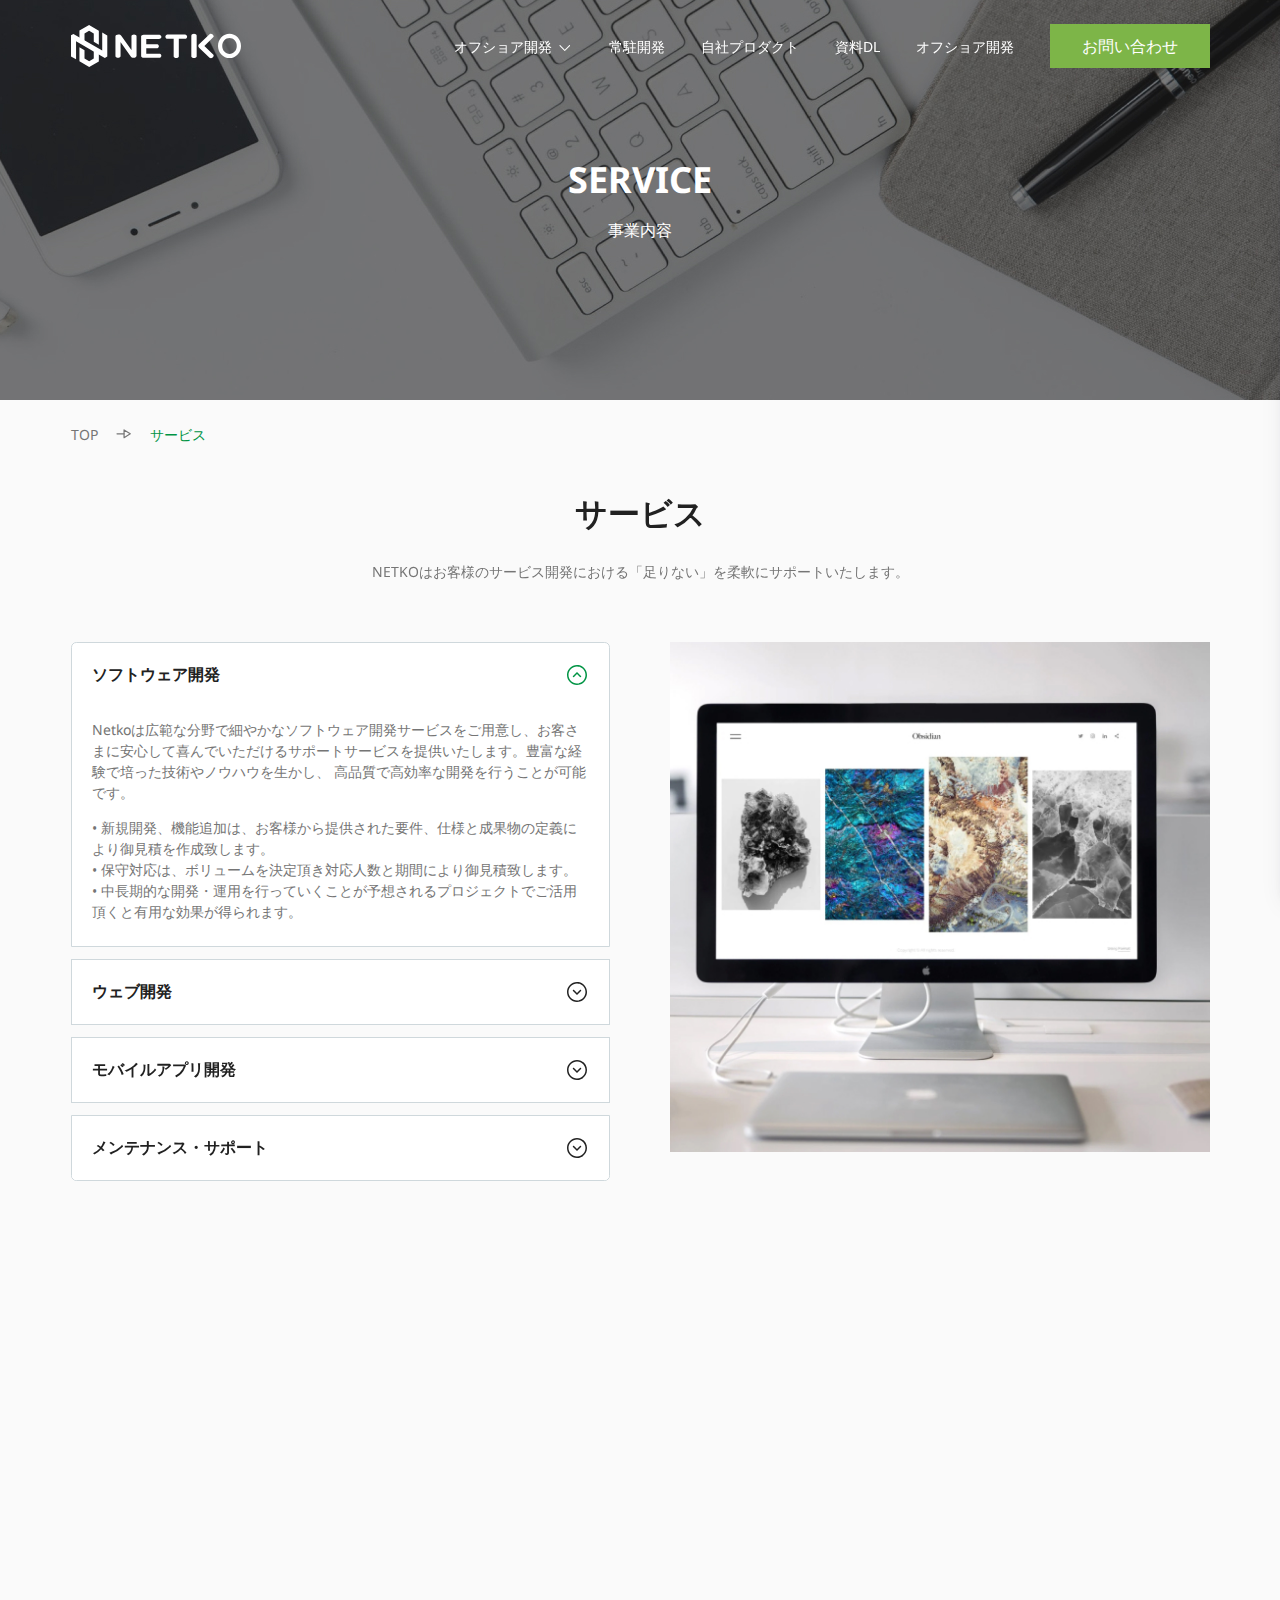
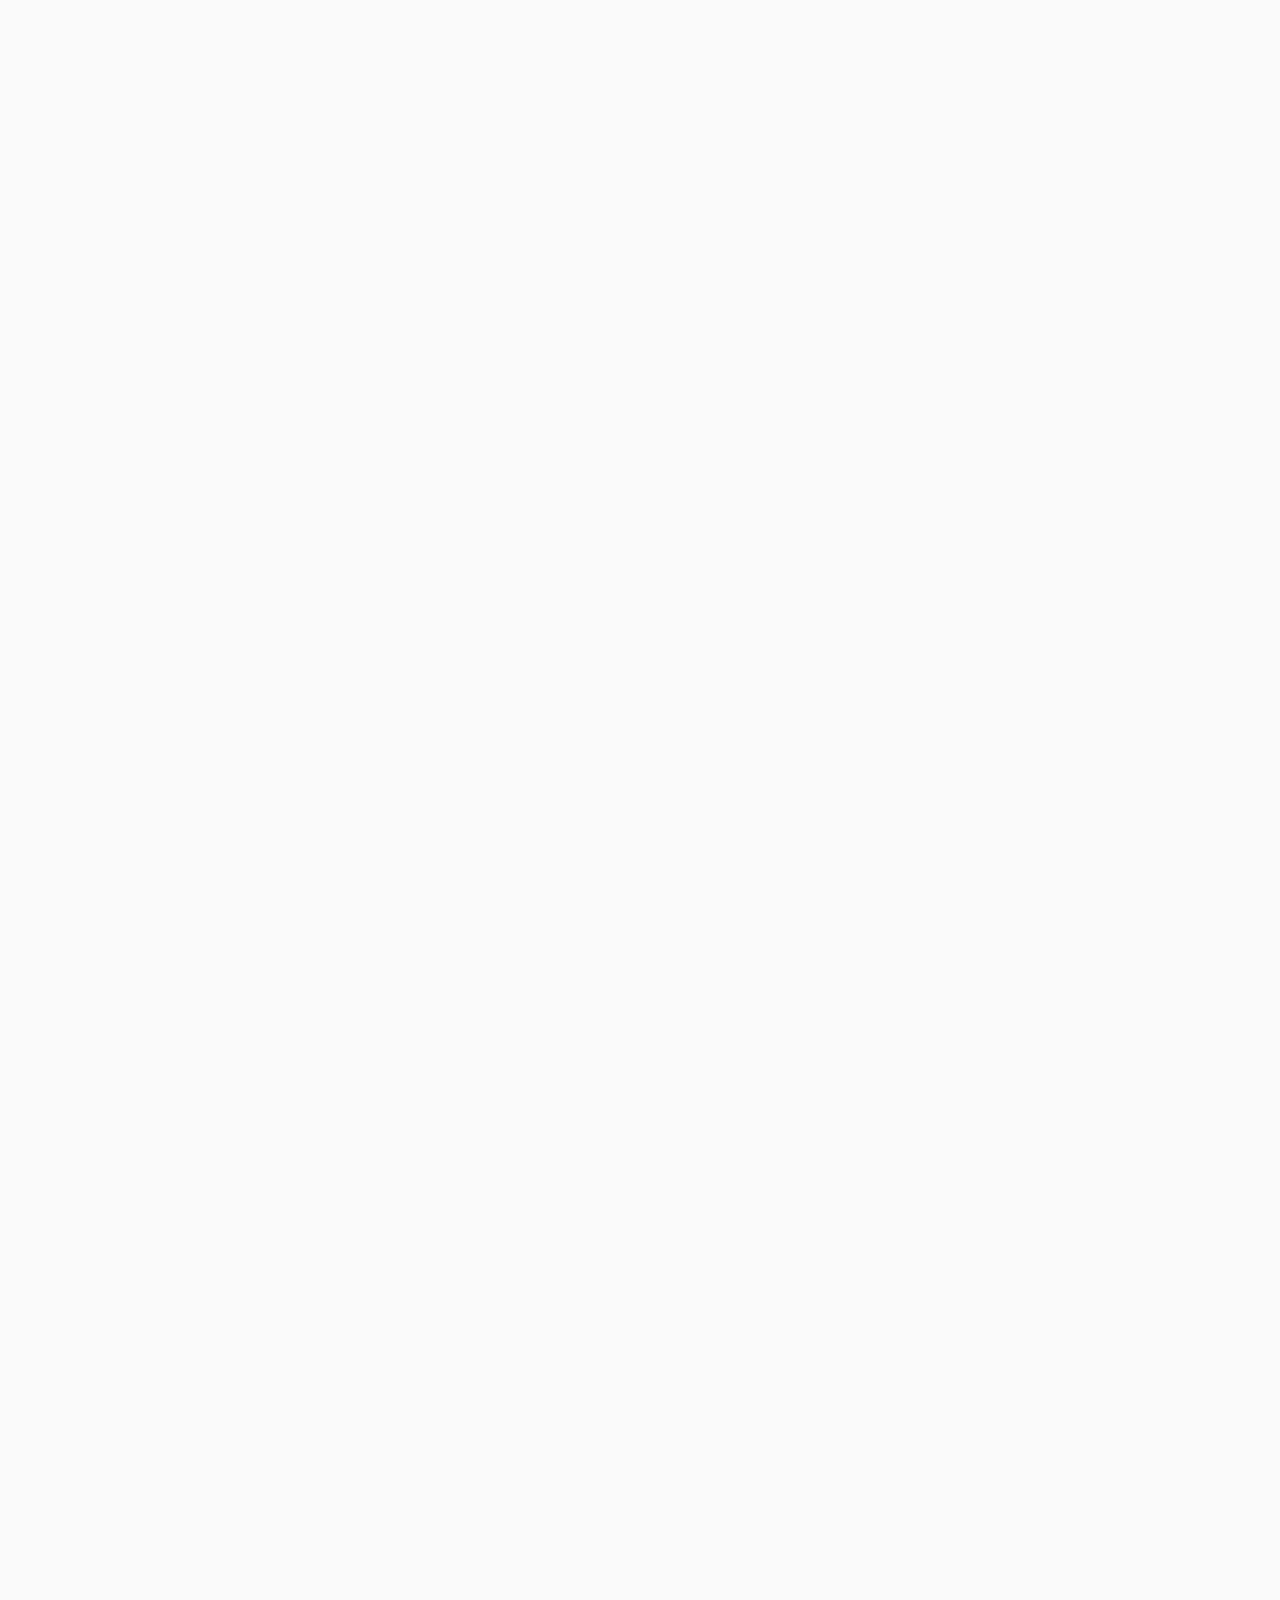
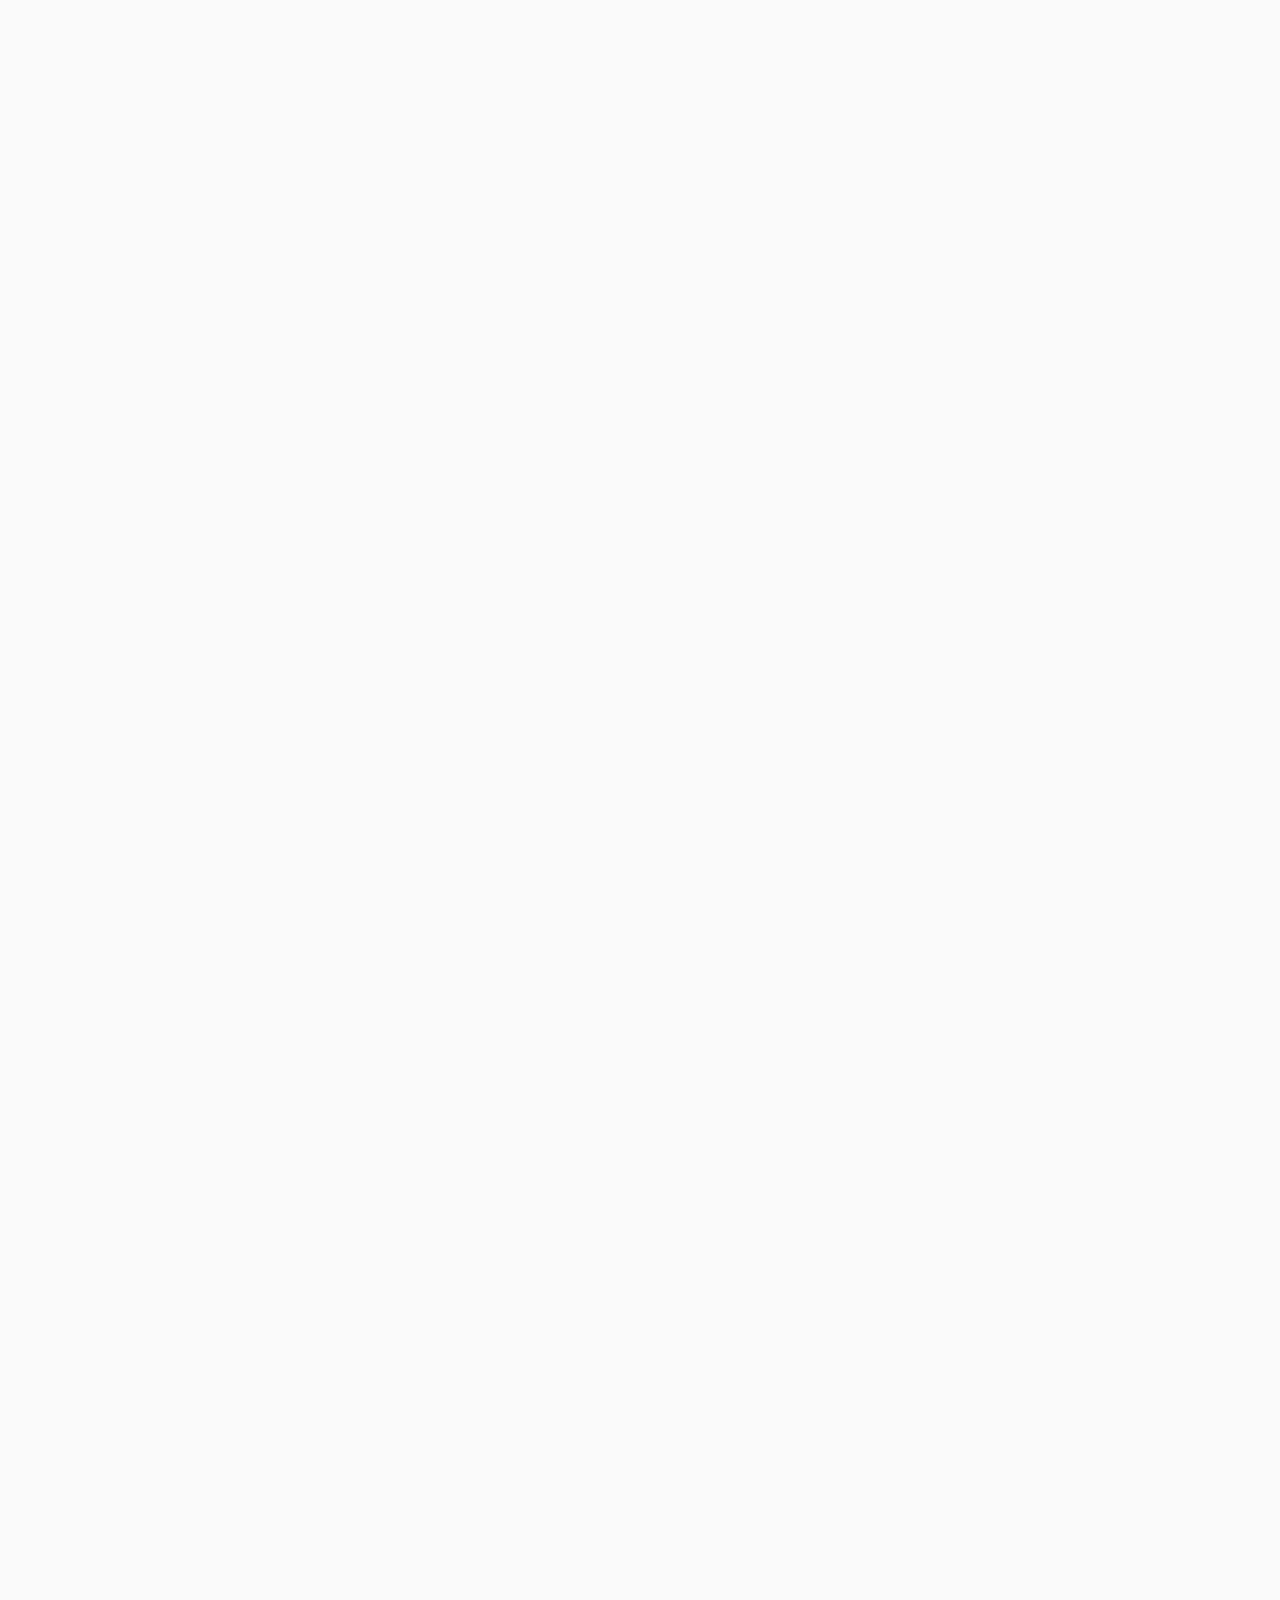
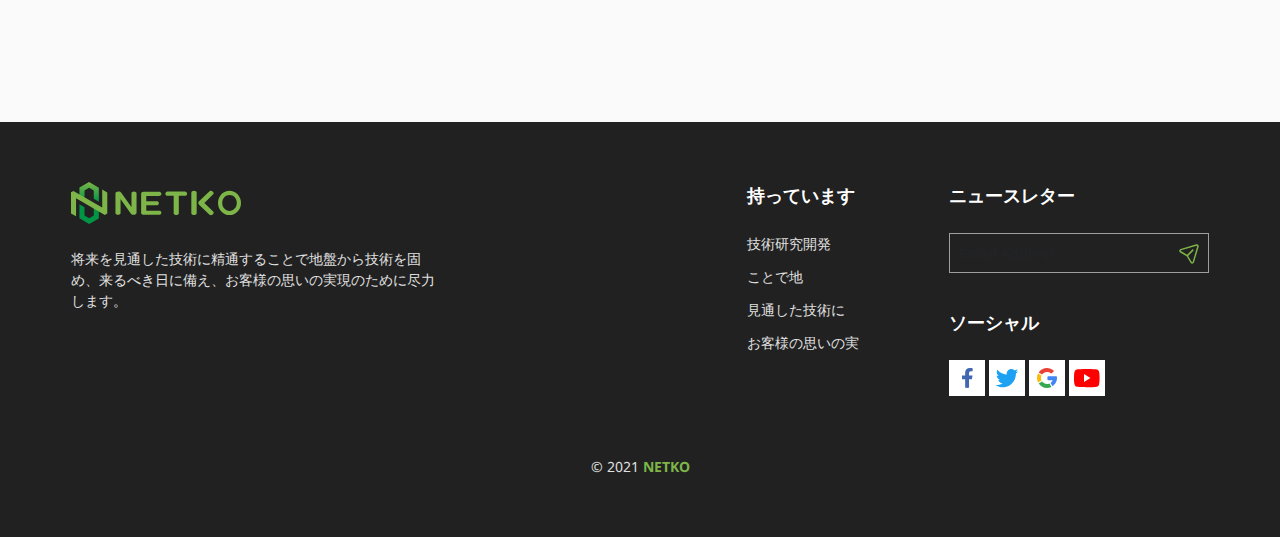
<file: services.html>
<!doctype html>
<html lang="en">

<head>
    <meta charset="utf-8">
    <meta name="viewport" content="width=device-width, initial-scale=1, minimum-scale=1, maximum-scale=1" />
    <title>Netko - Services</title>
    <link rel='shortcut icon' type='image/x-icon' href='./img/favicon.ico' />
    <link rel="icon" type="image/png" href="./img/favicon.png" />
    <meta name='robots' content='max-image-preview:large' />
    <link rel='dns-prefetch' href='//www.googletagmanager.com' />
    <link rel='dns-prefetch' href='//fonts.googleapis.com' />
    <link rel='dns-prefetch' href='//s.w.org' />
    <link rel="alternate" type="application/rss+xml" title=""
          href="" />
    <link rel="alternate" type="application/rss+xml" title=""
          href="" />

    <meta property="og:title" content="" />
    <meta property="og:type" content="" />
    <meta property="og:url" content="" />
    <meta property="og:image" content="./img/social.jpg" />

    <meta name="twitter:title" content="">
    <meta name="twitter:description" content="">
    <meta name="twitter:image" content="./img/social.jpg">
    <meta name="twitter:card" content="summary_large_image">

    <link href="./css/style.css" rel="stylesheet">
</head>

<body>

<header class="header" id="header">
    <div class="container">
        <div class="header-content">
            <a href="#" class="logo">
                <svg width="170" height="42" viewBox="0 0 170 42" fill="none" xmlns="http://www.w3.org/2000/svg">
                    <path d="M27.837 5.65635V5.64985H27.8241L18.0834 0L8.44623 5.58483L8.4527 5.59783H8.44623V17.5412H13.5075V8.52353L18.0834 5.8644L22.7757 8.58855V16.8L27.837 19.7387V5.65635Z" fill="url(#paint0_linear_415_904)"/>
                    <path d="M8.44623 36.3437V36.3502H8.4527L18.1999 42L27.8306 36.4152L27.8241 36.4022H27.837V24.4588H22.7757V33.4765L18.1999 36.1356L13.5075 33.4115V25.2L8.44623 22.2678V36.3437Z" fill="url(#paint1_linear_415_904)"/>
                    <path d="M31.222 7.58728V25.6161L5.05481 10.4415V10.4285L2.42709 8.90709L0 10.3374V31.4024L5.05481 34.3411V16.3059L31.222 31.4805V31.4935L33.8562 33.0213L36.2833 31.5845V10.5195L31.222 7.58728Z" fill="#7DB548"/>
                    <path d="M44.4513 11.4102C44.4646 11.1205 44.5528 10.8393 44.7071 10.5942C44.8615 10.3491 45.0767 10.1486 45.3315 10.0124C45.9676 9.60963 46.7094 9.40804 47.4609 9.43374C48.82 9.43374 49.7521 9.86717 50.2569 10.734L60.3859 24.9399H60.496L60.4571 11.2542C60.4626 10.9906 60.5351 10.7328 60.6676 10.5052C60.8001 10.2776 60.9883 10.0878 61.2144 9.95386C61.7381 9.58955 62.3639 9.40277 63.0007 9.42074C63.6394 9.40364 64.267 9.59028 64.7935 9.95386C65.0179 10.0891 65.2046 10.2793 65.3359 10.5068C65.4672 10.7342 65.5389 10.9913 65.5443 11.2542V30.7913C65.5327 31.0815 65.446 31.3636 65.2928 31.6099C65.1396 31.8561 64.9251 32.058 64.6706 32.1956C64.0332 32.5955 63.2923 32.7968 62.5412 32.7743C61.1345 32.7743 60.2069 32.3669 59.7581 31.552L49.6485 17.2876H49.5385L49.5773 30.9409C49.5712 31.2043 49.4985 31.4619 49.366 31.6894C49.2336 31.9168 49.0457 32.1067 48.8201 32.2412C48.2814 32.5889 47.6546 32.7739 47.0143 32.7739C46.374 32.7739 45.7472 32.5889 45.2085 32.2412C44.9829 32.1067 44.795 31.9168 44.6626 31.6894C44.5301 31.4619 44.4574 31.2043 44.4513 30.9409V11.4102Z" fill="#7DB548"/>
                    <path d="M70.1331 11.6183C70.1404 11.3543 70.2144 11.0966 70.348 10.8691C70.4815 10.6417 70.6703 10.4521 70.8968 10.3179C71.4271 9.95146 72.0591 9.7626 72.7025 9.77831H88.1776C88.4648 9.77676 88.7493 9.83355 89.014 9.94528C89.2787 10.057 89.5182 10.2214 89.718 10.4285C89.9181 10.6175 90.0775 10.8457 90.1864 11.099C90.2954 11.3522 90.3516 11.6252 90.3516 11.9011C90.3516 12.177 90.2954 12.4499 90.1864 12.7032C90.0775 12.9564 89.9181 13.1846 89.718 13.3737C89.5152 13.574 89.2742 13.7314 89.0096 13.8364C88.745 13.9413 88.4621 13.9918 88.1776 13.9848H75.272V19.1861H85.6858C85.9692 19.1795 86.251 19.2303 86.5145 19.3353C86.778 19.4403 87.0178 19.5973 87.2197 19.7972C87.4198 19.9863 87.5792 20.2144 87.6881 20.4677C87.7971 20.7209 87.8533 20.9939 87.8533 21.2698C87.8533 21.5457 87.7971 21.8187 87.6881 22.0719C87.5792 22.3252 87.4198 22.5533 87.2197 22.7424C87.0178 22.9423 86.778 23.0993 86.5145 23.2043C86.251 23.3093 85.9692 23.3601 85.6858 23.3535H75.272V28.6263H88.1776C88.4625 28.6205 88.7456 28.6722 89.0102 28.7783C89.2748 28.8844 89.5155 29.0427 89.718 29.2439C89.9181 29.433 90.0775 29.6612 90.1864 29.9144C90.2954 30.1677 90.3516 30.4407 90.3516 30.7165C90.3516 30.9924 90.2954 31.2654 90.1864 31.5187C90.0775 31.7719 89.9181 32.0001 89.718 32.1892C89.5152 32.3895 89.2742 32.5469 89.0096 32.6519C88.745 32.7568 88.4621 32.8073 88.1776 32.8003H72.7025C72.0591 32.816 71.4271 32.6272 70.8968 32.2607C70.6695 32.1275 70.48 31.9381 70.3463 31.7104C70.2126 31.4828 70.1392 31.2246 70.1331 30.9604V11.6183Z" fill="#7DB548"/>
                    <path d="M96.4686 13.7963C95.9107 13.7963 95.3757 13.5736 94.9812 13.1774C94.5867 12.7811 94.3651 12.2437 94.3651 11.6833C94.3651 11.1229 94.5867 10.5854 94.9812 10.1891C95.3757 9.79287 95.9107 9.57025 96.4686 9.57025H114.015C114.573 9.57025 115.108 9.79287 115.502 10.1891C115.897 10.5854 116.118 11.1229 116.118 11.6833C116.118 12.2437 115.897 12.7811 115.502 13.1774C115.108 13.5736 114.573 13.7963 114.015 13.7963H107.814V31.2269C107.805 31.4897 107.731 31.7461 107.599 31.9731C107.467 32.2001 107.281 32.3905 107.057 32.5272C106.519 32.8832 105.889 33.0729 105.245 33.0729C104.601 33.0729 103.971 32.8832 103.433 32.5272C103.207 32.3917 103.02 32.2018 102.886 31.9746C102.753 31.7475 102.678 31.4905 102.669 31.2269V13.7963H96.4686Z" fill="#7DB548"/>
                    <path d="M120.319 10.7015C120.325 10.4282 120.401 10.1612 120.54 9.92566C120.678 9.69014 120.874 9.49397 121.108 9.3557C121.669 8.99049 122.323 8.79615 122.992 8.79615C123.66 8.79615 124.314 8.99049 124.875 9.3557C125.109 9.4949 125.304 9.6913 125.442 9.92661C125.58 10.1619 125.657 10.4285 125.665 10.7015V31.1879C125.657 31.4619 125.581 31.7296 125.443 31.966C125.305 32.2025 125.11 32.4 124.875 32.5402C124.313 32.9008 123.659 33.0924 122.992 33.0924C122.324 33.0924 121.671 32.9008 121.108 32.5402C120.873 32.4014 120.676 32.2042 120.538 31.9674C120.4 31.7307 120.324 31.4623 120.319 31.1879V10.7015ZM133.38 20.948L142.182 29.6015C142.375 29.7771 142.518 30.0004 142.597 30.2492C142.677 30.498 142.69 30.7634 142.635 31.0189C142.507 31.6175 142.155 32.1438 141.651 32.4882C141.133 32.8908 140.501 33.1184 139.845 33.1384C139.551 33.1502 139.258 33.0983 138.985 32.9861C138.713 32.8739 138.468 32.7041 138.266 32.4882L128.06 22.6254C127.822 22.4166 127.631 22.1586 127.502 21.8691C127.372 21.5796 127.306 21.2654 127.309 20.948C127.307 20.6297 127.373 20.3146 127.502 20.0241C127.632 19.7336 127.822 19.4744 128.06 19.2641L138.266 9.40121C138.466 9.18359 138.711 9.01262 138.984 8.9003C139.257 8.78798 139.551 8.73703 139.845 8.75105C140.501 8.76739 141.134 8.99535 141.651 9.40121C142.156 9.74813 142.508 10.2765 142.635 10.8771C142.689 11.1315 142.676 11.3958 142.597 11.6435C142.517 11.8911 142.374 12.1134 142.182 12.2879L133.38 20.948Z" fill="#7DB548"/>
                    <path d="M158.498 33.1124C156.971 33.133 155.457 32.8312 154.053 32.2264C152.649 31.6216 151.388 30.7273 150.35 29.6016C148.197 27.2371 147.004 24.1489 147.004 20.9447C147.004 17.7406 148.197 14.6524 150.35 12.2879C151.399 11.1805 152.661 10.2987 154.059 9.69617C155.458 9.09365 156.964 8.78296 158.486 8.78296C160.007 8.78296 161.513 9.09365 162.912 9.69617C164.31 10.2987 165.572 11.1805 166.621 12.2879C168.793 14.6427 170 17.7345 170 20.9447C170 24.155 168.793 27.2468 166.621 29.6016C165.587 30.7253 164.33 31.6185 162.931 32.2233C161.532 32.8281 160.022 33.131 158.498 33.1124V33.1124ZM165.767 20.948C165.803 18.8724 165.046 16.8619 163.65 15.3307C163.005 14.5991 162.212 14.0133 161.325 13.6122C160.437 13.2111 159.475 13.0037 158.502 13.0037C157.528 13.0037 156.566 13.2111 155.679 13.6122C154.791 14.0133 153.999 14.5991 153.353 15.3307C151.989 16.8861 151.236 18.888 151.236 20.961C151.236 23.034 151.989 25.0359 153.353 26.5913C154.003 27.3156 154.797 27.8947 155.684 28.2911C156.571 28.6875 157.531 28.8923 158.502 28.8923C159.472 28.8923 160.432 28.6875 161.319 28.2911C162.206 27.8947 163 27.3156 163.65 26.5913C165.05 25.0525 165.808 23.0322 165.767 20.948V20.948Z" fill="#7DB548"/>
                    <defs>
                        <linearGradient id="paint0_linear_415_904" x1="18.1416" y1="0" x2="18.1416" y2="19.7387" gradientUnits="userSpaceOnUse">
                            <stop stop-color="#7DB548"/>
                            <stop offset="1" stop-color="#009444"/>
                        </linearGradient>
                        <linearGradient id="paint1_linear_415_904" x1="551.97" y1="1319.07" x2="551.97" y2="719.998" gradientUnits="userSpaceOnUse">
                            <stop stop-color="#7DB548"/>
                            <stop offset="1" stop-color="#009444"/>
                        </linearGradient>
                    </defs>
                </svg>
            </a>
            <nav class="main-menu">
                <ul class="menu-pc">
                    <li class="dropdown">
                        <a href="#">
                            <span>オフショア開発</span>
                            <i class="icon">
                                <svg width="17" height="16" viewBox="0 0 17 16" fill="none" xmlns="http://www.w3.org/2000/svg">
                                    <path d="M3.59691 5.16393C3.79171 4.96523 4.09654 4.94716 4.31134 5.10974L4.37288 5.16393L8.76953 9.64894L13.1662 5.16393C13.361 4.96523 13.6658 4.94716 13.8806 5.10974L13.9422 5.16393C14.137 5.36264 14.1547 5.67358 13.9953 5.8927L13.9422 5.95547L9.15752 10.8361C8.96272 11.0348 8.65789 11.0528 8.44309 10.8903L8.38155 10.8361L3.59691 5.95547C3.38263 5.73689 3.38263 5.38251 3.59691 5.16393Z" fill="white"/>
                                </svg>
                            </i>
                        </a>
                        <ul class="sub-menu">
                            <li><a href="#">オフショア開発</a></li>
                            <li><a href="#">常駐開発</a></li>
                            <li><a href="#">自社プロダクト</a></li>
                            <li><a href="#">資料DL</a></li>
                        </ul>
                    </li>
                    <li><a href="#">常駐開発</a></li>
                    <li><a href="#">自社プロダクト</a></li>
                    <li><a href="#">資料DL</a></li>
                    <li><a href="#">オフショア開発</a></li>
                    <li><a href="#" class="btn btn-primary">お問い合わせ</a></li>
                </ul>
                <ul class="menu-mb">
                    <li class="btn-contact"><a href="#" class="btn btn-primary">お問い合わせ</a></li>
                    <li>
                        <span class="menu_mb_btn" onclick="openMenu()">
                            <svg width="24" height="24" viewBox="0 0 24 24" fill="none"
                                 xmlns="http://www.w3.org/2000/svg">
                                <rect x="2" y="3" width="20" height="2" rx="1" fill="white" />
                                <rect x="2" y="11" width="20" height="2" rx="1" fill="white" />
                                <rect x="2" y="19" width="20" height="2" rx="1" fill="white" />
                            </svg>
                        </span>
                    </li>
                </ul>
            </nav>
        </div>
    </div>
</header>

<section class="heading">
    <div class="container">
        <h1>SERVICE</h1>
        <p>事業内容</p>
    </div>
</section>

<section class="container">
    <nav aria-label="breadcrumb">
        <ol class="breadcrumb">
            <li class="breadcrumb-item"><a href="#">TOP</a></li>
            <li class="breadcrumb-item active" aria-current="page">サービス</li>
        </ol>
    </nav>
</section>

<section class="container block_services">
    <div class="block-title text-center" data-aos="fade-up" data-aos-delay="200" data-aos-duration="600">サービス</div>
    <p class="desc text-center" data-aos="fade-up" data-aos-delay="400" data-aos-duration="600">NETKOはお客様のサービス開発における「足りない」を柔軟にサポートいたします。</p>
    <div class="content">
        <div class="col" data-aos="fade-up" data-aos-delay="200" data-aos-duration="600">
            <div class="accordion" id="accordionServices">
                <div class="accordion-item">
                    <h2 class="accordion-header" id="headingOne">
                        <button class="accordion-button" type="button" data-bs-toggle="collapse" data-bs-target="#collapseOne" aria-expanded="true" aria-controls="collapseOne">
                            ソフトウェア開発
                        </button>
                    </h2>
                    <div id="collapseOne" class="accordion-collapse collapse show" aria-labelledby="headingOne" data-bs-parent="#accordionServices">
                        <div class="accordion-body">
                            <p>Netkoは広範な分野で細やかなソフトウェア開発サービスをご用意し、お客さまに安心して喜んでいただけるサポートサービスを提供いたします。豊富な経験で培った技術やノウハウを生かし、
                                高品質で高効率な開発を行うことが可能です。</p>
                            <ul>
                                <li>
                                    • 新規開発、機能追加は、お客様から提供された要件、仕様と成果物の定義により御見積を作成致します。
                                </li>
                                <li>
                                    • 保守対応は、ボリュームを決定頂き対応人数と期間により御見積致します。
                                </li>
                                <li>
                                    • 中長期的な開発・運用を行っていくことが予想されるプロジェクトでご活用頂くと有用な効果が得られます。
                                </li>
                            </ul>
                        </div>
                    </div>
                </div>
                <div class="accordion-item">
                    <h2 class="accordion-header" id="headingTwo">
                        <button class="accordion-button collapsed" type="button" data-bs-toggle="collapse" data-bs-target="#collapseTwo" aria-expanded="false" aria-controls="collapseTwo">
                            ウェブ開発
                        </button>
                    </h2>
                    <div id="collapseTwo" class="accordion-collapse collapse" aria-labelledby="headingTwo" data-bs-parent="#accordionServices">
                        <div class="accordion-body">
                            <p> 我々はWebアプリケーション開発スキルを備えた専任チームを提供します。開発プロセスの自動化ツールを使用して、最新のフロントエンド/バックエンドテクノロジーを活用しながら、お客様に最先端のソフトウェアソリューションを作成します。幅広い技術を利用して開発を行い、技術課題に対して最適なソリューションを実装しています。</p>
                        </div>
                    </div>
                </div>
                <div class="accordion-item">
                    <h2 class="accordion-header" id="headingThree">
                        <button class="accordion-button collapsed" type="button" data-bs-toggle="collapse" data-bs-target="#collapseThree" aria-expanded="false" aria-controls="collapseThree">
                            モバイルアプリ開発
                        </button>
                    </h2>
                    <div id="collapseThree" class="accordion-collapse collapse" aria-labelledby="headingThree" data-bs-parent="#accordionServices">
                        <div class="accordion-body">
                            <p>iOS 及びAndroidアプリをReact nativeといったWeb標準技術で同時開発します。そのため、開発工数の低減や開発後の保守にも強い効果を発揮します。</p>
                        </div>
                    </div>
                </div>
                <div class="accordion-item">
                    <h2 class="accordion-header" id="headingFour">
                        <button class="accordion-button collapsed" type="button" data-bs-toggle="collapse" data-bs-target="#collapseFour" aria-expanded="false" aria-controls="collapseFour">
                            メンテナンス・サポート
                        </button>
                    </h2>
                    <div id="collapseFour" class="accordion-collapse collapse" aria-labelledby="headingFour" data-bs-parent="#accordionServices">
                        <div class="accordion-body">
                            <p>
                                Netkoは、製品を常に良好な状態でご使用いただくために、定期的な点検・整備を行う保守サービスを提供しています。ご要望に柔軟に対応できる安心のサポート体制でお客様のシステムを最適な状態でご利用いただくための技術と安心をお届けします。様々なタイプのメンテナンス・サポートを提供します。
                            </p>
                            <ul>
                                <li>• 修正メンテナンス</li>
                                <li>• アダプティブメンテナンス</li>
                                <li>• 完全なメンテナンス</li>
                                <li>• 予防メンテナンス・サポート</li>
                            </ul>
                        </div>
                    </div>
                </div>
            </div>
        </div>
        <div class="col" data-aos="fade-up" data-aos-delay="400" data-aos-duration="600">
            <div class="img">
                <img src="img/services.jpg" alt=""/>
            </div>
        </div>
    </div>
</section>

<section class="block_approach">
    <div class="container">
        <div class="block-title text-center" data-aos="fade-up" data-aos-delay="200" data-aos-duration="600">システム開発の工程（流れ）</div>
        <p class="desc text-center" data-aos="fade-up" data-aos-delay="400" data-aos-duration="600">ある程度、システム開発の工程の流れや、専門用語を知っているだけで、開発が円滑に進んだり、リスクを回避したりすることができます。</p>
        <div class="item-box">
            <div class="item" data-aos="fade-up" data-aos-delay="200" data-aos-duration="600">
                <div class="numb">01</div>
                <div class="title">要求定義</div>
                <ul>
                    <li>ビジネス要件定義</li>
                    <li>システム要件定義</li>
                    <li>要件分析</li>
                    <li>提案と契約を提案する</li>
                </ul>
            </div>
            <div class="item" data-aos="fade-up" data-aos-delay="400" data-aos-duration="600">
                <div class="numb">02</div>
                <div class="title">設計</div>
                <ul>
                    <li>外部設計</li>
                    <li>内部設計</li>
                </ul>   
            </div>
            <div class="item" data-aos="fade-up" data-aos-delay="600" data-aos-duration="600">
                <div class="numb">03</div>
                <div class="title">実装</div>
                <ul>
                    <li>プログラミング</li>
                    <li>単体テスト</li>
                    <li>総合検証</li>
                    <li>結合テスト</li>
                    <li>システム（総合）テスト</li>
                    <li>運用テスト</li>
                </ul>
            </div>
            <div class="item" data-aos="fade-up" data-aos-delay="800" data-aos-duration="600">
                <div class="numb">04</div>
                <div class="title">リリースとメンテナンス</div>
                <ul>
                    <li>システム移行（リリース）</li>
                    <li>運用・保守</li>
                </ul>
            </div>
        </div>
    </div>
</section>

<section class="block_why">
    <div class="col left" data-aos="fade-right" data-aos-delay="200" data-aos-duration="600">
        <div class="title">サービスを支える Why choose</div>
        <div class="content">
            <h3><strong>日本企業の考え方を理解</strong></h3>
            <p>①日本語対応力：日本語を使って業務担当する人は日本語能力N2 以上としています。</p>
            <p>②日本の商習慣への理解力</p>
            <ul>
                <li>• トップダウンで日本型企業文化を実践し、社員まで浸透。</li>
                <li>• １００％日本ビジネス向けの開発会社です。</li>
            </ul>
            <p style="margin-top: 10px;">１００％日本市場向けにサービスの提供を行って参りました。日本のビジネスマナーや商習慣に対する理解が深く、大企業から中小企業、
                様々な業種のお客様と共に成長・拡大して参りました。今後も日本市場に向けた価値提供を行っていきたいと考えます。</p>
            <h3><strong>優秀な開発者</strong></h3>
            <p>NETKOの技術労働者は、いつもトレンドの移り変わりに追いつき、最新のテクノロジーを常にアップデートし、新しいチャレンジを恐れません。
                それに、開発者は、様々な開発言語で強力な技術スキルを持っていて、複雑な大規模ITプロジェクトでの実務経験も持っています。</p>
            <h3><strong>コンサル</strong></h3>
            <p>企画立案から構築・運用サービスまで一貴して提案します。柔軟なワークフローで、プロジェクトの進捗と顧客満足度を確保するために対応できます。
            </p>
        </div>
    </div>
    <div class="col" data-aos="fade-left" data-aos-delay="400" data-aos-duration="600">
        <img src="./img/why_choose.jpg" alt=""/>
    </div>
</section>

<section class="container block_04">
    <div class="block-title" data-aos="fade-up" data-aos-delay="200" data-aos-duration="600">テクノロジー</div>
    <p class="desc" data-aos="fade-up" data-aos-delay="400" data-aos-duration="600">様々なテクノロジーは、製品の品質を向上させるために新しい方法で活用されています。</p>
    <div class="item-box">
        <div class="item" data-aos="fade-up" data-aos-delay="200" data-aos-duration="600">
            <i class="icon">
                <svg width="80" height="80" viewBox="0 0 80 80" fill="none" xmlns="http://www.w3.org/2000/svg">
                    <circle cx="40" cy="40" r="39" fill="white" stroke="#009444" stroke-width="2"/>
                    <g clip-path="url(#clip0_244_1218)">
                        <path d="M56.9948 24.7427H47.1402C46.8165 24.7427 46.5542 25.005 46.5542 25.3286C46.5542 25.6522 46.8165 25.9146 47.1402 25.9146H56.9949C58.0058 25.9146 58.8282 26.737 58.8282 27.7478V31.419H21.1719V27.7478C21.1719 26.737 21.9942 25.9146 23.0052 25.9146H44.4023C44.7259 25.9146 44.9882 25.6522 44.9882 25.3286C44.9882 25.005 44.7259 24.7427 44.4023 24.7427H23.0052C21.3481 24.7427 20 26.0908 20 27.7478V52.252C20 53.909 21.3481 55.2571 23.0052 55.2571H56.9948C58.6519 55.2571 60 53.909 60 52.252V27.7478C60 26.0908 58.6519 24.7427 56.9948 24.7427ZM56.9948 54.0852H23.0052C21.9942 54.0852 21.1719 53.2628 21.1719 52.2519V32.5909H58.8281V52.252C58.8281 53.2628 58.0058 54.0852 56.9948 54.0852Z" fill="#009444"/>
                        <path d="M23.8827 28.6669C23.8827 29.2663 24.3686 29.7522 24.968 29.7522C25.5674 29.7522 26.0534 29.2662 26.0534 28.6669C26.0534 28.0674 25.5674 27.5815 24.968 27.5815C24.3686 27.5815 23.8827 28.0675 23.8827 28.6669Z" fill="#009444"/>
                        <path d="M27.2214 28.6669C27.2214 29.2663 27.7073 29.7522 28.3067 29.7522C28.9062 29.7522 29.3921 29.2662 29.3921 28.6669C29.3921 28.0674 28.9062 27.5815 28.3067 27.5815C27.7073 27.5815 27.2214 28.0675 27.2214 28.6669Z" fill="#009444"/>
                        <path d="M30.5602 28.6669C30.5602 29.2663 31.0461 29.7522 31.6455 29.7522C32.2449 29.7522 32.7309 29.2662 32.7309 28.6669C32.7309 28.0674 32.2449 27.5815 31.6455 27.5815C31.0461 27.5815 30.5602 28.0675 30.5602 28.6669Z" fill="#009444"/>
                        <path d="M37.5361 34.6724H24.1835C23.4297 34.6724 22.8163 35.2857 22.8163 36.0396V43.926C22.8163 44.2495 23.0786 44.5119 23.4023 44.5119C23.7259 44.5119 23.9882 44.2495 23.9882 43.926V36.0396C23.9882 35.9319 24.0758 35.8442 24.1835 35.8442H37.5361C37.6438 35.8442 37.7314 35.9319 37.7314 36.0396V49.3922C37.7314 49.4999 37.6438 49.5875 37.5361 49.5875H24.1835C24.0758 49.5875 23.9882 49.4999 23.9882 49.3922V46.6673C23.9882 46.3437 23.7259 46.0813 23.4023 46.0813C23.0786 46.0813 22.8163 46.3437 22.8163 46.6673V49.3922C22.8163 50.146 23.4297 50.7594 24.1835 50.7594H37.5361C38.2899 50.7594 38.9033 50.146 38.9033 49.3922V36.0396C38.9033 35.2856 38.2899 34.6724 37.5361 34.6724Z" fill="#009444"/>
                        <path d="M42.2017 41.7201H46.3589C47.1127 41.7201 47.7261 41.1067 47.7261 40.3529V36.0396C47.7261 35.2857 47.1127 34.6724 46.3589 34.6724H42.2017C41.4479 34.6724 40.8345 35.2857 40.8345 36.0396V40.3529C40.8345 41.1068 41.4478 41.7201 42.2017 41.7201ZM42.0064 36.0396C42.0064 35.9319 42.094 35.8442 42.2017 35.8442H46.3589C46.4666 35.8442 46.5542 35.9319 46.5542 36.0396V40.3529C46.5542 40.4606 46.4666 40.5482 46.3589 40.5482H42.2017C42.094 40.5482 42.0064 40.4606 42.0064 40.3529V36.0396Z" fill="#FBBC05"/>
                        <path d="M52.9753 43.7417H42.2017C41.4479 43.7417 40.8345 44.3551 40.8345 45.1089V49.4222C40.8345 50.1761 41.4479 50.7894 42.2017 50.7894H48.0985C48.4222 50.7894 48.6844 50.5271 48.6844 50.2035C48.6844 49.8799 48.4222 49.6175 48.0985 49.6175H42.2017C42.094 49.6175 42.0064 49.5299 42.0064 49.4222V45.1089C42.0064 45.0012 42.094 44.9136 42.2017 44.9136H52.9753C53.083 44.9136 53.1706 45.0012 53.1706 45.1089V49.4222C53.1706 49.5299 53.083 49.6175 52.9753 49.6175H50.8329C50.5092 49.6175 50.2469 49.8799 50.2469 50.2035C50.2469 50.5271 50.5092 50.7894 50.8329 50.7894H52.9753C53.7291 50.7894 54.3425 50.1761 54.3425 49.4222V45.1089C54.3425 44.355 53.7291 43.7417 52.9753 43.7417Z" fill="#009444"/>
                        <path d="M49.5889 37.3887H52.7019C53.0255 37.3887 53.2878 37.1263 53.2878 36.8027C53.2878 36.4791 53.0255 36.2168 52.7019 36.2168H49.5889C49.2652 36.2168 49.003 36.4791 49.003 36.8027C49.003 37.1263 49.2653 37.3887 49.5889 37.3887Z" fill="#009444"/>
                        <path d="M53.9248 38.7214H49.5889C49.2652 38.7214 49.003 38.9838 49.003 39.3074C49.003 39.631 49.2652 39.8933 49.5889 39.8933H53.9248C54.2485 39.8933 54.5108 39.631 54.5108 39.3074C54.5108 38.9838 54.2485 38.7214 53.9248 38.7214Z" fill="#009444"/>
                        <path d="M51.2956 42.3496C51.6193 42.3496 51.8816 42.0873 51.8816 41.7637C51.8816 41.4401 51.6193 41.1777 51.2956 41.1777H49.5889C49.2652 41.1777 49.003 41.4401 49.003 41.7637C49.003 42.0873 49.2652 42.3496 49.5889 42.3496H51.2956Z" fill="#009444"/>
                        <path d="M29.1776 46.2919C29.3592 46.2919 29.5407 46.2441 29.7063 46.1486L33.9359 43.7066C34.2669 43.5155 34.4645 43.1733 34.4645 42.7912C34.4646 42.4089 34.267 42.0667 33.936 41.8755L29.7063 39.4336C29.3752 39.2426 28.9801 39.2425 28.6491 39.4336C28.3181 39.6247 28.1205 39.9669 28.1205 40.3491V45.2331C28.1205 45.6153 28.3181 45.9576 28.6491 46.1486C28.8145 46.2441 28.996 46.2919 29.1776 46.2919ZM29.2923 40.5476L33.1778 42.7909L29.2923 45.0343V40.5476Z" fill="#FBBC05"/>
                    </g>
                    <defs>
                        <clipPath id="clip0_244_1218">
                            <rect width="40" height="40" fill="white" transform="translate(20 20)"/>
                        </clipPath>
                    </defs>
                </svg>
            </i>
            <div class="title">Front - End</div>
            <img class="img" src="./img/block_04_1.jpg" alt=""/>
        </div>
        <div class="item" data-aos="fade-up" data-aos-delay="400" data-aos-duration="600">
            <i class="icon">
                <svg width="80" height="80" viewBox="0 0 80 80" fill="none" xmlns="http://www.w3.org/2000/svg">
                    <circle cx="40" cy="40" r="39" fill="white" stroke="#009444" stroke-width="2"/>
                    <g clip-path="url(#clip0_244_1243)">
                        <path d="M45.2375 40.0352H43.0108C42.6871 40.0352 42.4248 40.2974 42.4248 40.6211C42.4248 40.9447 42.6871 41.207 43.0108 41.207H45.2375C45.5612 41.207 45.8234 40.9447 45.8234 40.6211C45.8234 40.2974 45.5612 40.0352 45.2375 40.0352Z" fill="#009444"/>
                        <path d="M40.6082 40.0352H32.9206C32.597 40.0352 32.3346 40.2974 32.3346 40.6211C32.3346 40.9447 32.597 41.207 32.9206 41.207H40.6082C40.9318 41.207 41.1942 40.9447 41.1942 40.6211C41.1942 40.2974 40.932 40.0352 40.6082 40.0352Z" fill="#009444"/>
                        <path d="M55.0037 40.0352H47.6009C47.2772 40.0352 47.015 40.2974 47.015 40.6211C47.015 40.9447 47.2772 41.207 47.6009 41.207H55.0037C55.3274 41.207 55.5896 40.9447 55.5896 40.6211C55.5896 40.2974 55.3273 40.0352 55.0037 40.0352Z" fill="#009444"/>
                        <path d="M40.5301 34.4097H38.3034C37.9797 34.4097 37.7175 34.6719 37.7175 34.9956C37.7175 35.3193 37.9797 35.5815 38.3034 35.5815H40.5301C40.8538 35.5815 41.1161 35.3193 41.1161 34.9956C41.1161 34.6719 40.8539 34.4097 40.5301 34.4097Z" fill="#009444"/>
                        <path d="M30.764 42.8477H28.5373C28.2136 42.8477 27.9513 43.1099 27.9513 43.4336C27.9513 43.7572 28.2136 44.0195 28.5373 44.0195H30.764C31.0876 44.0195 31.3499 43.7572 31.3499 43.4336C31.3499 43.1099 31.0876 42.8477 30.764 42.8477Z" fill="#009444"/>
                        <path d="M30.764 48.4731H28.5373C28.2136 48.4731 27.9513 48.7354 27.9513 49.0591C27.9513 49.3827 28.2136 49.645 28.5373 49.645H30.764C31.0876 49.645 31.3499 49.3827 31.3499 49.0591C31.3499 48.7354 31.0876 48.4731 30.764 48.4731Z" fill="#009444"/>
                        <path d="M50.6202 34.4097H42.9326C42.609 34.4097 42.3467 34.6719 42.3467 34.9956C42.3467 35.3193 42.609 35.5815 42.9326 35.5815H50.6203C50.9439 35.5815 51.2062 35.3193 51.2062 34.9956C51.2062 34.6719 50.9439 34.4097 50.6202 34.4097Z" fill="#009444"/>
                        <path d="M47.7628 37.2224H45.5361C45.2124 37.2224 44.9502 37.4847 44.9502 37.8083C44.9502 38.132 45.2124 38.3943 45.5361 38.3943H47.7628C48.0865 38.3943 48.3487 38.132 48.3487 37.8083C48.3487 37.4847 48.0865 37.2224 47.7628 37.2224Z" fill="#009444"/>
                        <path d="M43.1335 37.2224H35.4459C35.1223 37.2224 34.86 37.4847 34.86 37.8083C34.86 38.132 35.1222 38.3943 35.4459 38.3943H43.1335C43.4572 38.3943 43.7195 38.132 43.7195 37.8083C43.7195 37.4847 43.4573 37.2224 43.1335 37.2224Z" fill="#FBBC05"/>
                        <path d="M37.6726 45.6604H35.4459C35.1222 45.6604 34.86 45.9227 34.86 46.2463C34.86 46.5699 35.1223 46.8323 35.4459 46.8323H37.6726C37.9963 46.8323 38.2585 46.5699 38.2585 46.2463C38.2586 45.9227 37.9963 45.6604 37.6726 45.6604Z" fill="#009444"/>
                        <path d="M47.7628 45.6604H40.0751C39.7514 45.6604 39.4892 45.9227 39.4892 46.2463C39.4892 46.5699 39.7514 46.8323 40.0751 46.8323H47.7628C48.0864 46.8323 48.3487 46.5699 48.3487 46.2463C48.3488 45.9227 48.0865 45.6604 47.7628 45.6604Z" fill="#009444"/>
                        <path d="M35.9401 34.4097H28.5373C28.2136 34.4097 27.9513 34.6719 27.9513 34.9956C27.9513 35.3192 28.2136 35.5815 28.5373 35.5815H35.9401C36.2637 35.5815 36.526 35.3193 36.526 34.9956C36.526 34.6719 36.2637 34.4097 35.9401 34.4097Z" fill="#009444"/>
                        <path d="M35.827 31.5984H28.5373C28.2136 31.5984 27.9513 31.8607 27.9513 32.1843C27.9513 32.508 28.2136 32.7703 28.5373 32.7703H35.827C36.1506 32.7703 36.4129 32.508 36.4129 32.1843C36.4129 31.8607 36.1506 31.5984 35.827 31.5984Z" fill="#009444"/>
                        <path d="M35.827 54.0984H28.5373C28.2136 54.0984 27.9513 54.3607 27.9513 54.6843C27.9513 55.0079 28.2136 55.2703 28.5373 55.2703H35.827C36.1506 55.2703 36.4129 55.0079 36.4129 54.6843C36.4129 54.3607 36.1506 54.0984 35.827 54.0984Z" fill="#009444"/>
                        <path d="M25.4014 24.3405C25.3944 24.303 25.3828 24.2663 25.3686 24.2304C25.3539 24.1953 25.3358 24.1608 25.3148 24.1296C25.2929 24.0976 25.2687 24.0671 25.2421 24.0405C25.2147 24.0132 25.1851 23.989 25.153 23.9672C25.121 23.946 25.0866 23.9281 25.0514 23.914C25.0163 23.8992 24.9796 23.8874 24.9421 23.8804C24.8663 23.8647 24.7882 23.8647 24.7132 23.8804C24.6757 23.8874 24.6382 23.8991 24.603 23.914C24.5678 23.9281 24.5335 23.946 24.5022 23.9672C24.4702 23.989 24.4397 24.0133 24.4132 24.0405C24.3857 24.0671 24.3616 24.0976 24.3397 24.1296C24.3186 24.1608 24.3007 24.1953 24.2859 24.2304C24.2718 24.2655 24.2601 24.3031 24.2531 24.3405C24.2452 24.378 24.2414 24.4164 24.2414 24.4546C24.2414 24.4929 24.2453 24.5312 24.2531 24.5695C24.2601 24.6069 24.2718 24.6436 24.2859 24.6788C24.3007 24.714 24.3187 24.7484 24.3397 24.7796C24.3616 24.8116 24.3858 24.8421 24.4132 24.8687C24.4397 24.8961 24.4701 24.9202 24.5022 24.9421C24.5335 24.9633 24.5678 24.9811 24.603 24.996C24.6382 25.0101 24.6757 25.0218 24.7132 25.0288C24.7506 25.0366 24.7889 25.0404 24.8272 25.0404C24.8655 25.0404 24.9039 25.0365 24.9421 25.0288C24.9796 25.0218 25.0163 25.0101 25.0514 24.996C25.0866 24.9811 25.121 24.9632 25.153 24.9421C25.185 24.9202 25.2147 24.896 25.2421 24.8687C25.2687 24.8421 25.2928 24.8117 25.3148 24.7796C25.3359 24.7484 25.3539 24.714 25.3686 24.6788C25.3828 24.6436 25.3944 24.6069 25.4014 24.5695C25.4093 24.5312 25.4132 24.4929 25.4132 24.4546C25.4132 24.4164 25.4093 24.3781 25.4014 24.3405Z" fill="#009444"/>
                        <path d="M27.882 24.3405C27.875 24.303 27.8633 24.2663 27.8492 24.2304C27.8344 24.1952 27.8165 24.1608 27.7954 24.1296C27.7735 24.0976 27.7493 24.0671 27.7226 24.0405C27.6953 24.0132 27.6657 23.989 27.6336 23.9672C27.6015 23.946 27.5672 23.9281 27.532 23.914C27.4968 23.8992 27.4601 23.8874 27.4226 23.8804C27.3468 23.8647 27.2687 23.8647 27.1937 23.8804C27.1562 23.8874 27.1187 23.8991 27.0836 23.914C27.0484 23.9281 27.014 23.946 26.9828 23.9672C26.9508 23.989 26.9203 24.0133 26.8937 24.0405C26.8663 24.0671 26.8422 24.0976 26.8203 24.1296C26.7992 24.1608 26.7812 24.1953 26.7665 24.2304C26.7523 24.2655 26.7407 24.3031 26.7336 24.3405C26.7258 24.378 26.7219 24.4164 26.7219 24.4546C26.7219 24.4929 26.7258 24.5312 26.7336 24.5695C26.7407 24.6069 26.7523 24.6436 26.7665 24.6788C26.7812 24.714 26.7993 24.7484 26.8203 24.7796C26.8422 24.8116 26.8664 24.8421 26.8937 24.8687C26.9203 24.8961 26.9507 24.9202 26.9828 24.9421C27.014 24.9633 27.0484 24.9811 27.0836 24.996C27.1187 25.0101 27.1562 25.0218 27.1937 25.0288C27.2311 25.0366 27.2695 25.0404 27.3078 25.0404C27.3461 25.0404 27.3843 25.0365 27.4226 25.0288C27.4601 25.0218 27.4968 25.0101 27.532 24.996C27.5672 24.9811 27.6015 24.9632 27.6336 24.9421C27.6656 24.9202 27.6953 24.896 27.7226 24.8687C27.7493 24.8421 27.7734 24.8117 27.7954 24.7796C27.8165 24.7484 27.8344 24.714 27.8492 24.6788C27.8633 24.6436 27.875 24.6069 27.882 24.5695C27.8899 24.5312 27.8937 24.4929 27.8937 24.4546C27.8937 24.4164 27.8898 24.3781 27.882 24.3405Z" fill="#009444"/>
                        <path d="M30.3627 24.3405C30.3556 24.303 30.344 24.2655 30.3299 24.2304C30.3151 24.1952 30.2971 24.1608 30.276 24.1296C30.2542 24.0976 30.2299 24.0671 30.2026 24.0405C30.176 24.0132 30.1463 23.989 30.1143 23.9672C30.0823 23.946 30.0479 23.9281 30.0128 23.914C29.9776 23.8992 29.9409 23.8874 29.9034 23.8804C29.8276 23.8647 29.7495 23.8647 29.6745 23.8804C29.637 23.8874 29.5995 23.8991 29.5643 23.914C29.5292 23.9281 29.4948 23.946 29.4635 23.9672C29.4315 23.989 29.401 24.0133 29.3745 24.0405C29.3471 24.0671 29.3229 24.0976 29.301 24.1296C29.2799 24.1608 29.262 24.1953 29.2472 24.2304C29.2331 24.2655 29.2214 24.3031 29.2144 24.3405C29.2065 24.378 29.2027 24.4164 29.2027 24.4546C29.2027 24.4929 29.2066 24.5312 29.2144 24.5695C29.2214 24.6069 29.2331 24.6436 29.2472 24.6788C29.262 24.714 29.28 24.7484 29.301 24.7796C29.3229 24.8116 29.3471 24.8421 29.3745 24.8687C29.401 24.8961 29.4314 24.9202 29.4635 24.9421C29.4948 24.9633 29.5292 24.9811 29.5643 24.996C29.5995 25.0101 29.637 25.0218 29.6745 25.0288C29.7119 25.0366 29.7503 25.0404 29.7885 25.0404C29.8268 25.0404 29.8651 25.0365 29.9034 25.0288C29.9409 25.0218 29.9776 25.0101 30.0128 24.996C30.0479 24.9811 30.0823 24.9632 30.1143 24.9421C30.1463 24.9202 30.176 24.896 30.2026 24.8687C30.23 24.8421 30.2542 24.8117 30.276 24.7796C30.2971 24.7484 30.3151 24.714 30.3299 24.6788C30.344 24.6436 30.3556 24.6069 30.3627 24.5695C30.3706 24.5312 30.3744 24.4929 30.3744 24.4546C30.3744 24.4164 30.3705 24.3781 30.3627 24.3405Z" fill="#009444"/>
                        <path d="M49.8288 23.8689H32.8356C32.5119 23.8689 32.2496 24.1312 32.2496 24.4548C32.2496 24.7784 32.5119 25.0408 32.8356 25.0408H49.8288C50.1525 25.0408 50.4148 24.7785 50.4148 24.4548C50.4148 24.1312 50.1525 23.8689 49.8288 23.8689Z" fill="#FBBC05"/>
                        <path d="M55.0635 23.8689H52.8368C52.5132 23.8689 52.2509 24.1312 52.2509 24.4548C52.2509 24.7784 52.5131 25.0408 52.8368 25.0408H55.0635C55.3872 25.0408 55.6495 24.7785 55.6495 24.4548C55.6495 24.1312 55.3872 23.8689 55.0635 23.8689Z" fill="#009444"/>
                        <path d="M26.0732 34.4097H24.9054C24.5818 34.4097 24.3195 34.6719 24.3195 34.9956C24.3195 35.3193 24.5818 35.5815 24.9054 35.5815H26.0732C26.3969 35.5815 26.6592 35.3193 26.6592 34.9956C26.6593 34.6719 26.397 34.4097 26.0732 34.4097Z" fill="#009444"/>
                        <path d="M26.0732 31.5972H24.9054C24.5818 31.5972 24.3195 31.8594 24.3195 32.1831C24.3195 32.5068 24.5818 32.769 24.9054 32.769H26.0732C26.3969 32.769 26.6592 32.5068 26.6592 32.1831C26.6592 31.8594 26.397 31.5972 26.0732 31.5972Z" fill="#009444"/>
                        <path d="M26.0732 37.2224H24.9054C24.5818 37.2224 24.3195 37.4847 24.3195 37.8083C24.3195 38.132 24.5818 38.3943 24.9054 38.3943H26.0732C26.3969 38.3943 26.6592 38.132 26.6592 37.8083C26.6592 37.4847 26.397 37.2224 26.0732 37.2224Z" fill="#009444"/>
                        <path d="M26.0732 40.0352H24.9054C24.5818 40.0352 24.3195 40.2974 24.3195 40.6211C24.3195 40.9447 24.5818 41.207 24.9054 41.207H26.0732C26.3969 41.207 26.6592 40.9447 26.6592 40.6211C26.6593 40.2974 26.397 40.0352 26.0732 40.0352Z" fill="#009444"/>
                        <path d="M26.0732 42.8477H24.9054C24.5818 42.8477 24.3195 43.1099 24.3195 43.4336C24.3195 43.7572 24.5818 44.0195 24.9054 44.0195H26.0732C26.3969 44.0195 26.6592 43.7572 26.6592 43.4336C26.6593 43.1099 26.397 42.8477 26.0732 42.8477Z" fill="#009444"/>
                        <path d="M26.0732 45.6604H24.9054C24.5818 45.6604 24.3195 45.9227 24.3195 46.2463C24.3195 46.5699 24.5818 46.8323 24.9054 46.8323H26.0732C26.3969 46.8323 26.6592 46.5699 26.6592 46.2463C26.6593 45.9227 26.397 45.6604 26.0732 45.6604Z" fill="#009444"/>
                        <path d="M26.0732 48.4731H24.9054C24.5818 48.4731 24.3195 48.7354 24.3195 49.0591C24.3195 49.3827 24.5818 49.645 24.9054 49.645H26.0732C26.3969 49.645 26.6592 49.3827 26.6592 49.0591C26.6593 48.7354 26.397 48.4731 26.0732 48.4731Z" fill="#009444"/>
                        <path d="M26.0732 51.2859H24.9054C24.5818 51.2859 24.3195 51.5482 24.3195 51.8718C24.3195 52.1954 24.5818 52.4578 24.9054 52.4578H26.0732C26.3969 52.4578 26.6592 52.1954 26.6592 51.8718C26.6593 51.5482 26.397 51.2859 26.0732 51.2859Z" fill="#009444"/>
                        <path d="M26.0732 54.0984H24.9054C24.5818 54.0984 24.3195 54.3607 24.3195 54.6843C24.3195 55.0079 24.5818 55.2703 24.9054 55.2703H26.0732C26.3969 55.2703 26.6592 55.0079 26.6592 54.6843C26.6593 54.3607 26.397 54.0984 26.0732 54.0984Z" fill="#009444"/>
                        <path d="M30.764 40.0352H28.5373C28.2136 40.0352 27.9513 40.2974 27.9513 40.6211C27.9513 40.9447 28.2136 41.207 28.5373 41.207H30.764C31.0876 41.207 31.3499 40.9447 31.3499 40.6211C31.3499 40.2974 31.0876 40.0352 30.764 40.0352Z" fill="#009444"/>
                        <path d="M40.5301 51.2859H38.3034C37.9797 51.2859 37.7175 51.5482 37.7175 51.8718C37.7175 52.1954 37.9797 52.4578 38.3034 52.4578H40.5301C40.8538 52.4578 41.1161 52.1954 41.1161 51.8718C41.1161 51.5482 40.8539 51.2859 40.5301 51.2859Z" fill="#009444"/>
                        <path d="M50.6203 51.2859H42.9326C42.609 51.2859 42.3467 51.5482 42.3467 51.8718C42.3467 52.1954 42.609 52.4578 42.9326 52.4578H50.6203C50.9439 52.4578 51.2062 52.1954 51.2062 51.8718C51.2063 51.5482 50.9439 51.2859 50.6203 51.2859Z" fill="#FBBC05"/>
                        <path d="M35.9401 51.2859H28.5373C28.2136 51.2859 27.9513 51.5482 27.9513 51.8718C27.9513 52.1954 28.2136 52.4578 28.5373 52.4578H35.9401C36.2637 52.4578 36.526 52.1954 36.526 51.8718C36.526 51.5482 36.2637 51.2859 35.9401 51.2859Z" fill="#009444"/>
                        <path d="M55.0037 51.2859H52.7769C52.4533 51.2859 52.191 51.5482 52.191 51.8718C52.191 52.1954 52.4533 52.4578 52.7769 52.4578H55.0037C55.3273 52.4578 55.5896 52.1954 55.5896 51.8718C55.5896 51.5482 55.3273 51.2859 55.0037 51.2859Z" fill="#009444"/>
                        <path d="M56.5513 20H55.3174C54.9938 20 54.7315 20.2623 54.7315 20.5859C54.7315 20.9096 54.9938 21.1719 55.3174 21.1719H56.5513C57.8067 21.1719 58.8281 22.1932 58.8281 23.4486V27.7376H26.8567C26.533 27.7376 26.2708 27.9998 26.2708 28.3235C26.2708 28.6472 26.533 28.9094 26.8567 28.9094H58.8281V50.5043C58.8281 50.8279 59.0903 51.0903 59.414 51.0903C59.7377 51.0903 59.9999 50.8279 59.9999 50.5043V23.4487C59.9999 21.547 58.4529 20 56.5513 20Z" fill="#009444"/>
                        <path d="M59.4149 52.654C59.0912 52.654 58.829 52.9162 58.829 53.2399V56.5522C58.829 57.8075 57.8077 58.8289 56.5523 58.8289H23.4496C22.1943 58.8289 21.1729 57.8076 21.1729 56.5522V28.9105H24.123C24.4467 28.9105 24.709 28.6482 24.709 28.3246C24.709 28.0009 24.4467 27.7386 24.123 27.7386H21.1729V23.4496C21.1729 22.1942 22.1942 21.1728 23.4496 21.1728H52.5838C52.9075 21.1728 53.1698 20.9106 53.1698 20.5869C53.1698 20.2632 52.9075 20.001 52.5838 20.001H23.4496C21.548 20.0009 20.001 21.5479 20.001 23.4496V56.5523C20.001 58.4539 21.548 60.001 23.4497 60.001H56.5523C58.4539 60.001 60.001 58.4539 60.001 56.5523V53.24C60.0009 52.9163 59.7385 52.654 59.4149 52.654Z" fill="#009444"/>
                    </g>
                    <defs>
                        <clipPath id="clip0_244_1243">
                            <rect width="40" height="40" fill="white" transform="translate(20 20)"/>
                        </clipPath>
                    </defs>
                </svg>
            </i>
            <div class="title">Back - end</div>
            <img class="img" src="./img/block_04_2.jpg" alt=""/>
        </div>
        <div class="item" data-aos="fade-up" data-aos-delay="600" data-aos-duration="600">
            <i class="icon">
                <svg width="80" height="80" viewBox="0 0 80 80" fill="none" xmlns="http://www.w3.org/2000/svg">
                    <circle cx="40" cy="40" r="39" fill="white" stroke="#009444" stroke-width="2"/>
                    <path d="M46.4507 33.6641C46.4248 33.3415 46.1413 33.1004 45.8193 33.1268C43.9543 33.2768 41.9962 33.3529 39.9992 33.3529C35.2382 33.3529 30.7968 32.9259 27.4931 32.1505C27.1786 32.077 26.8624 32.272 26.7884 32.5873C26.7144 32.9026 26.91 33.2181 27.2252 33.292C30.6141 34.0874 35.1506 34.5254 39.9992 34.5254C42.0273 34.5254 44.0172 34.4481 45.9134 34.2955C46.2362 34.2695 46.4766 33.9868 46.4507 33.6641Z" fill="#FBBC05"/>
                    <path d="M46.4507 43.7122C46.4248 43.3896 46.1413 43.1487 45.8193 43.175C43.9543 43.325 41.9962 43.4011 39.9992 43.4011C35.2382 43.4011 30.7968 42.974 27.4931 42.1986C27.1786 42.125 26.8624 42.3202 26.7884 42.6354C26.7144 42.9508 26.91 43.2662 27.2252 43.3402C30.6141 44.1356 35.1506 44.5736 39.9992 44.5736C42.0273 44.5736 44.0172 44.4962 45.9134 44.3436C46.2362 44.3177 46.4766 44.035 46.4507 43.7122Z" fill="#FBBC05"/>
                    <path d="M58.4403 24.6118C58.3167 21.8081 50.7325 20.7121 47.4558 20.3698C46.4449 20.2641 45.3853 20.1797 44.3062 20.1189C42.9044 20.04 41.4553 20 39.9992 20C36.2735 20 32.6956 20.2591 29.6523 20.7493C29.3326 20.8008 29.1152 21.1016 29.1668 21.4213C29.2183 21.7409 29.5195 21.9586 29.8388 21.9069C32.8216 21.4265 36.3349 21.1725 39.9993 21.1725C41.4335 21.1725 42.8604 21.2119 44.2404 21.2896C45.3007 21.3493 46.3416 21.4322 47.3341 21.5359C50.3662 21.8527 52.9295 22.3558 54.747 22.9909C57.1491 23.8302 57.2708 24.546 57.2708 24.6809C57.2708 25.1374 56.265 26.1406 52.4956 27.0049C52.3915 27.0288 52.2863 27.0523 52.1801 27.0755C48.8867 27.7947 44.5787 28.1895 39.9993 28.1895C35.4199 28.1895 31.1119 27.7946 27.8185 27.0755C27.7123 27.0523 27.6071 27.0288 27.503 27.0049C23.7678 26.1485 22.7469 25.1561 22.7287 24.694C22.7287 24.6896 22.7293 24.6854 22.7293 24.6811C22.7293 24.677 22.7287 24.673 22.7287 24.6688C22.7383 24.3929 23.0723 24.0412 23.6499 23.7011C24.3787 23.272 25.4473 22.875 26.8262 22.5213C27.1398 22.4408 27.3287 22.1213 27.2483 21.8077C27.1678 21.4941 26.8487 21.3053 26.5347 21.3855C23.2305 22.2332 21.5551 23.3421 21.5551 24.6812V55.3191C21.5551 56.7545 23.4681 57.9209 27.2408 58.786C30.6555 59.5688 35.1866 60 39.9992 60C44.8119 60 49.343 59.5688 52.7575 58.7859C56.5302 57.9208 58.4432 56.7544 58.4432 55.319V24.7113C58.4437 24.7012 58.4448 24.6912 58.4448 24.681C58.4448 24.6576 58.4431 24.6345 58.4403 24.6118ZM52.4955 57.643C49.1643 58.4068 44.7264 58.8274 39.9992 58.8274C35.272 58.8274 30.8341 58.4068 27.5029 57.643C23.7335 56.7786 22.7277 55.7755 22.7277 55.319V46.8884C22.7405 46.8972 22.7547 46.9059 22.7677 46.9147C22.7995 46.9362 22.8321 46.9575 22.8651 46.9788C22.8919 46.9959 22.9188 47.0131 22.9463 47.0302C22.9808 47.0516 23.0162 47.0728 23.052 47.094C23.0801 47.1106 23.108 47.1273 23.1369 47.1438C23.1747 47.1654 23.2137 47.1868 23.2527 47.2082C23.2816 47.224 23.31 47.2398 23.3396 47.2555C23.3822 47.2781 23.4263 47.3004 23.4704 47.3227C23.4983 47.3369 23.5255 47.3512 23.5541 47.3652C23.6087 47.3921 23.6652 47.4187 23.722 47.4452C23.7419 47.4545 23.7607 47.4639 23.7808 47.4731C23.8579 47.5085 23.9371 47.5436 24.0182 47.5784C24.0435 47.5892 24.0701 47.5998 24.0959 47.6107C24.1532 47.6348 24.2105 47.6588 24.2698 47.6825C24.3034 47.696 24.3383 47.7093 24.3726 47.7227C24.4258 47.7435 24.4789 47.7643 24.5335 47.7848C24.5713 47.7991 24.6101 47.8131 24.6487 47.8272C24.7018 47.8466 24.7551 47.8661 24.8096 47.8854C24.8501 47.8997 24.8916 47.9139 24.933 47.9281C24.9876 47.9469 25.0426 47.9656 25.0986 47.9842C25.1412 47.9984 25.1844 48.0124 25.2277 48.0265C25.2844 48.0448 25.3418 48.0631 25.3998 48.0812C25.4442 48.0952 25.4889 48.109 25.5341 48.1227C25.5934 48.1409 25.6537 48.1588 25.7144 48.1767C25.76 48.1902 25.8055 48.2035 25.8518 48.2169C25.9148 48.235 25.9789 48.2529 26.0433 48.2708C26.0891 48.2835 26.1347 48.2963 26.1812 48.3089C26.2496 48.3274 26.3194 48.3458 26.3894 48.3641C26.4337 48.3757 26.4775 48.3874 26.5224 48.3989C26.6009 48.4191 26.6812 48.4389 26.7615 48.4587C26.7997 48.4682 26.837 48.4777 26.8756 48.4871C26.9955 48.5162 27.117 48.5449 27.2408 48.5733C30.6555 49.3562 35.1865 49.7874 39.9992 49.7874C44.8119 49.7874 49.343 49.3562 52.7576 48.5733C52.8814 48.5449 53.003 48.5161 53.1228 48.4871C53.1615 48.4777 53.1989 48.4682 53.2371 48.4587C53.3173 48.4389 53.3975 48.4191 53.4759 48.399C53.521 48.3874 53.5648 48.3757 53.6093 48.3641C53.6791 48.3458 53.7488 48.3274 53.8171 48.3089C53.8637 48.2962 53.9092 48.2835 53.9551 48.2708C54.0194 48.2529 54.0836 48.235 54.1465 48.2169C54.1928 48.2036 54.2383 48.1902 54.2839 48.1767C54.3446 48.1588 54.4049 48.1409 54.4643 48.1227C54.5094 48.109 54.5541 48.0952 54.5986 48.0812C54.6566 48.0631 54.7138 48.0448 54.7705 48.0266C54.814 48.0125 54.8573 47.9984 54.8999 47.9842C54.9558 47.9656 55.0108 47.947 55.0653 47.9282C55.1066 47.914 55.1481 47.8998 55.1887 47.8855C55.2432 47.8662 55.2965 47.8468 55.3496 47.8273C55.3881 47.8131 55.4269 47.7991 55.4648 47.7849C55.5194 47.7644 55.5725 47.7436 55.6256 47.7228C55.6599 47.7094 55.6948 47.6961 55.7285 47.6826C55.7875 47.6589 55.8448 47.6349 55.9019 47.6109C55.9278 47.6001 55.9546 47.5893 55.9801 47.5784C56.0612 47.5436 56.1404 47.5085 56.2175 47.4732C56.2376 47.464 56.2565 47.4546 56.2762 47.4453C56.333 47.4187 56.3895 47.3922 56.4441 47.3653C56.4727 47.3512 56.4999 47.337 56.5279 47.3228C56.5719 47.3005 56.6161 47.2782 56.6587 47.2556C56.6883 47.2399 56.7167 47.2241 56.7456 47.2082C56.7846 47.1869 56.8236 47.1655 56.8612 47.1439C56.8902 47.1273 56.9182 47.1106 56.9464 47.0939C56.9821 47.0727 57.0175 47.0516 57.0519 47.0302C57.0795 47.0131 57.1064 46.9959 57.1332 46.9788C57.1662 46.9575 57.1988 46.9361 57.2306 46.9147C57.2437 46.9059 57.2577 46.8972 57.2706 46.8884V55.319H57.2707C57.2707 55.7755 56.265 56.7787 52.4955 57.643ZM57.2428 45.2486C57.0579 45.7498 55.9116 46.647 52.4956 47.4304C49.1644 48.1942 44.7264 48.6149 39.9993 48.6149C35.2722 48.6149 30.8342 48.1942 27.503 47.4304C24.0869 46.647 22.9407 45.7498 22.7558 45.2486C22.7366 45.1968 22.7278 45.1491 22.7278 45.1063V36.6756C22.7402 36.6841 22.7538 36.6925 22.7664 36.701C22.7991 36.723 22.8325 36.745 22.8665 36.7669C22.8926 36.7837 22.9187 36.8004 22.9456 36.817C22.9807 36.8387 23.0168 36.8604 23.0532 36.882C23.0808 36.8983 23.1082 36.9147 23.1366 36.9309C23.1747 36.9527 23.2141 36.9742 23.2535 36.9959C23.2821 37.0115 23.3102 37.0272 23.3395 37.0427C23.3819 37.0652 23.4259 37.0875 23.4699 37.1097C23.4982 37.124 23.5257 37.1384 23.5545 37.1527C23.6083 37.1791 23.6639 37.2052 23.7198 37.2314C23.7404 37.2411 23.7601 37.2509 23.7811 37.2605C23.858 37.2958 23.9371 37.3308 24.018 37.3655C24.0447 37.377 24.0729 37.3882 24.1001 37.3996C24.1558 37.423 24.2116 37.4464 24.2692 37.4695C24.3041 37.4835 24.3404 37.4973 24.3759 37.5112C24.4277 37.5315 24.4795 37.5518 24.5328 37.5718C24.5716 37.5864 24.6116 37.6009 24.6512 37.6154C24.7033 37.6345 24.7554 37.6534 24.8087 37.6723C24.8502 37.687 24.8926 37.7016 24.9349 37.7161C24.9886 37.7345 25.0426 37.7529 25.0975 37.7712C25.1409 37.7856 25.185 37.7999 25.2292 37.8142C25.2852 37.8323 25.3418 37.8503 25.3991 37.8683C25.444 37.8823 25.4892 37.8963 25.5349 37.9102C25.5938 37.9282 25.6535 37.946 25.7137 37.9637C25.7596 37.9772 25.8055 37.9908 25.8522 38.0041C25.9148 38.0221 25.9786 38.04 26.0426 38.0577C26.0888 38.0705 26.1348 38.0834 26.1816 38.0962C26.2494 38.1145 26.3187 38.1327 26.388 38.1509C26.4329 38.1627 26.4773 38.1746 26.5228 38.1862C26.6009 38.2063 26.6808 38.226 26.7608 38.2458C26.7993 38.2552 26.8369 38.2649 26.8757 38.2743C26.9955 38.3034 27.1171 38.3321 27.2409 38.3605C30.6556 39.1434 35.1866 39.5746 39.9993 39.5746C44.8119 39.5746 49.343 39.1434 52.7576 38.3605C52.8815 38.3321 53.003 38.3033 53.1229 38.2743C53.1618 38.2648 53.1994 38.2552 53.2379 38.2458C53.3178 38.2261 53.3976 38.2063 53.4756 38.1863C53.5212 38.1746 53.5658 38.1627 53.6108 38.1509C53.6799 38.1328 53.7491 38.1147 53.8168 38.0963C53.8637 38.0835 53.9096 38.0706 53.9558 38.0578C54.0198 38.04 54.0836 38.0222 54.1462 38.0042C54.193 37.9908 54.2389 37.9773 54.2848 37.9638C54.3449 37.946 54.4047 37.9282 54.4635 37.9103C54.5092 37.8964 54.5544 37.8823 54.5994 37.8683C54.6566 37.8504 54.7132 37.8324 54.7691 37.8143C54.8134 37.8 54.8576 37.7856 54.9011 37.7712C54.9559 37.753 55.0098 37.7346 55.0634 37.7162C55.1058 37.7016 55.1481 37.6871 55.1897 37.6724C55.243 37.6536 55.2951 37.6345 55.3472 37.6155C55.3868 37.6009 55.4268 37.5866 55.4656 37.5719C55.5189 37.5519 55.5706 37.5316 55.6225 37.5113C55.658 37.4974 55.6943 37.4836 55.7292 37.4696C55.7866 37.4466 55.8423 37.4233 55.8979 37.3999C55.9253 37.3884 55.9536 37.3771 55.9805 37.3655C56.0615 37.3309 56.1405 37.2959 56.2174 37.2605C56.2383 37.2509 56.258 37.2412 56.2787 37.2315C56.3346 37.2054 56.3902 37.1792 56.444 37.1527C56.4728 37.1385 56.5003 37.1241 56.5286 37.1098C56.5725 37.0875 56.6166 37.0652 56.659 37.0428C56.6883 37.0273 56.7165 37.0116 56.7451 36.9959C56.7844 36.9743 56.8238 36.9527 56.8619 36.9309C56.8903 36.9147 56.9178 36.8983 56.9455 36.8819C56.9818 36.8603 57.0179 36.8387 57.0529 36.817C57.0798 36.8004 57.1059 36.7836 57.132 36.7669C57.166 36.745 57.1994 36.723 57.2321 36.701C57.2447 36.6925 57.2583 36.6841 57.2707 36.6756V45.1063H57.2708C57.2707 45.1491 57.2619 45.1967 57.2428 45.2486ZM52.4955 37.2177C49.1643 37.9815 44.7263 38.4022 39.9992 38.4022C35.2721 38.4022 30.8341 37.9815 27.5029 37.2177C23.7335 36.3534 22.7277 35.3502 22.7277 34.8937V26.463C22.7401 26.4715 22.7537 26.4798 22.7663 26.4884C22.799 26.5104 22.8324 26.5323 22.8664 26.5542C22.8925 26.571 22.9187 26.5877 22.9455 26.6044C22.9806 26.6261 23.0167 26.6477 23.0531 26.6693C23.0807 26.6856 23.1081 26.702 23.1365 26.7182C23.1746 26.74 23.214 26.7616 23.2534 26.7832C23.282 26.7988 23.3101 26.8145 23.3394 26.8301C23.3819 26.8526 23.4258 26.8748 23.4698 26.897C23.4981 26.9113 23.5256 26.9258 23.5544 26.94C23.6082 26.9665 23.6638 26.9926 23.7197 27.0187C23.7403 27.0284 23.7601 27.0382 23.781 27.0478C23.858 27.0831 23.937 27.1181 24.0179 27.1528C24.0446 27.1643 24.0728 27.1755 24.1 27.187C24.1558 27.2103 24.2116 27.2337 24.2691 27.2569C24.3041 27.2709 24.3403 27.2847 24.3758 27.2986C24.4276 27.3188 24.4794 27.3391 24.5327 27.3591C24.5716 27.3737 24.6116 27.3882 24.6512 27.4027C24.7032 27.4218 24.7553 27.4408 24.8087 27.4597C24.8501 27.4744 24.8926 27.4889 24.9348 27.5034C24.9885 27.5219 25.0425 27.5402 25.0974 27.5585C25.1408 27.573 25.1849 27.5873 25.2291 27.6016C25.2851 27.6197 25.3417 27.6377 25.399 27.6556C25.4439 27.6697 25.4891 27.6837 25.5348 27.6976C25.5937 27.7155 25.6534 27.7334 25.7136 27.751C25.7595 27.7645 25.8055 27.7781 25.8521 27.7915C25.9148 27.8095 25.9785 27.8273 26.0426 27.8451C26.0887 27.8579 26.1347 27.8708 26.1816 27.8835C26.2494 27.9019 26.3186 27.9201 26.3879 27.9383C26.4328 27.9501 26.4772 27.962 26.5227 27.9736C26.6008 27.9936 26.6808 28.0134 26.7608 28.0331C26.7992 28.0426 26.8368 28.0523 26.8756 28.0616C26.9955 28.0907 27.117 28.1195 27.2408 28.1478C30.6555 28.9307 35.1865 29.362 39.9992 29.362C44.8119 29.362 49.343 28.9307 52.7576 28.1478C52.8814 28.1195 53.003 28.0906 53.1228 28.0616C53.1617 28.0522 53.1994 28.0426 53.2378 28.0331C53.3177 28.0134 53.3975 27.9937 53.4755 27.9737C53.5212 27.962 53.5657 27.9501 53.6107 27.9383C53.6798 27.9202 53.749 27.902 53.8167 27.8836C53.8636 27.8709 53.9095 27.858 53.9557 27.8452C54.0197 27.8273 54.0835 27.8095 54.1462 27.7916C54.1929 27.7781 54.2388 27.7646 54.2847 27.7511C54.3448 27.7334 54.4046 27.7155 54.4634 27.6977C54.5091 27.6837 54.5544 27.6697 54.5994 27.6556C54.6566 27.6377 54.7131 27.6198 54.7691 27.6016C54.8133 27.5873 54.8575 27.573 54.901 27.5585C54.9558 27.5403 55.0098 27.522 55.0633 27.5035C55.1057 27.489 55.148 27.4745 55.1896 27.4598C55.243 27.4409 55.2951 27.4219 55.3471 27.4028C55.3867 27.3883 55.4267 27.3739 55.4655 27.3592C55.5188 27.3392 55.5705 27.3189 55.6224 27.2987C55.658 27.2848 55.6942 27.2709 55.7291 27.257C55.7866 27.2339 55.8422 27.2106 55.8978 27.1873C55.9252 27.1758 55.9535 27.1645 55.9805 27.1529C56.0614 27.1182 56.1404 27.0832 56.2173 27.0479C56.2383 27.0383 56.258 27.0285 56.2787 27.0188C56.3345 26.9927 56.3901 26.9666 56.4439 26.9401C56.4727 26.9259 56.5002 26.9115 56.5285 26.8971C56.5724 26.8748 56.6165 26.8526 56.6589 26.8302C56.6882 26.8146 56.7164 26.7989 56.745 26.7832C56.7844 26.7616 56.8237 26.7401 56.8618 26.7183C56.8902 26.702 56.9177 26.6856 56.9454 26.6692C56.9817 26.6477 57.0178 26.6261 57.0528 26.6044C57.0797 26.5877 57.1058 26.5709 57.1319 26.5542C57.1659 26.5323 57.1994 26.5104 57.232 26.4884C57.2446 26.4798 57.2582 26.4715 57.2706 26.463V34.8937H57.2707C57.2707 35.3502 56.265 36.3534 52.4955 37.2177Z" fill="#009444"/>
                    <path d="M52.4613 31.2898C51.57 30.3988 50.1201 30.3988 49.2289 31.2898C48.3378 32.181 48.3378 33.6309 49.2289 34.5221C49.6745 34.9676 50.2598 35.1905 50.8451 35.1905C51.4304 35.1905 52.0156 34.9677 52.4613 34.5221C53.3523 33.6309 53.3523 32.181 52.4613 31.2898ZM51.632 33.693C51.4219 33.9032 51.1423 34.019 50.8451 34.019C50.5478 34.019 50.2683 33.9032 50.0581 33.693C49.8479 33.4828 49.7321 33.2033 49.7321 32.906C49.7321 32.6088 49.8479 32.3292 50.0581 32.1191C50.2683 31.9088 50.5478 31.793 50.8451 31.793C51.1423 31.793 51.4219 31.9088 51.632 32.1191C51.8423 32.3292 51.958 32.6088 51.958 32.906C51.958 33.2033 51.8423 33.4828 51.632 33.693Z" fill="#009444"/>
                    <path d="M52.4613 41.3682C51.57 40.4772 50.1201 40.4772 49.2289 41.3682C48.3378 42.2594 48.3378 43.7093 49.2289 44.6005C49.6745 45.046 50.2598 45.2688 50.8451 45.2688C51.4304 45.2688 52.0156 45.046 52.4613 44.6005C53.3523 43.7093 53.3523 42.2594 52.4613 41.3682ZM51.632 43.7713C51.4219 43.9816 51.1423 44.0974 50.8451 44.0974C50.5478 44.0974 50.2683 43.9816 50.0581 43.7713C49.8479 43.5612 49.7321 43.2817 49.7321 42.9844C49.7321 42.6871 49.8479 42.4076 50.0581 42.1974C50.2683 41.9872 50.5478 41.8714 50.8451 41.8714C51.1423 41.8714 51.4219 41.9872 51.632 42.1974C51.8423 42.4076 51.958 42.6871 51.958 42.9844C51.958 43.2817 51.8423 43.5612 51.632 43.7713Z" fill="#009444"/>
                    <path d="M52.4613 51.4617C51.57 50.5707 50.1201 50.5707 49.2289 51.4617C48.3378 52.3529 48.3378 53.8028 49.2289 54.694C49.6745 55.1395 50.2598 55.3624 50.8451 55.3624C51.4304 55.3624 52.0156 55.1395 52.4613 54.694C53.3523 53.8028 53.3523 52.3529 52.4613 51.4617ZM51.632 53.8648C51.4219 54.0751 51.1423 54.1909 50.8451 54.1909C50.5478 54.1909 50.2683 54.0751 50.0581 53.8648C49.8479 53.6547 49.7321 53.3752 49.7321 53.0779C49.7321 52.7806 49.8479 52.5011 50.0581 52.2909C50.2683 52.0807 50.5478 51.9649 50.8451 51.9649C51.1423 51.9649 51.4219 52.0807 51.632 52.2909C51.8423 52.5011 51.958 52.7806 51.958 53.0779C51.958 53.3751 51.8423 53.6547 51.632 53.8648Z" fill="#009444"/>
                    <path d="M46.4507 53.9495C46.4248 53.6269 46.1413 53.3851 45.8193 53.4122C44.9994 53.4782 44.1522 53.5304 43.3013 53.5674C42.9778 53.5815 42.727 53.8551 42.741 54.1786C42.7548 54.4935 43.0142 54.7394 43.3264 54.7394C43.3349 54.7394 43.3436 54.7393 43.3523 54.7389C44.2176 54.7012 45.0792 54.6481 45.9134 54.5809C46.2361 54.555 46.4767 54.2722 46.4507 53.9495Z" fill="#FBBC05"/>
                    <path d="M40.1818 53.6385C40.1813 53.6385 40.1807 53.6385 40.1803 53.6385L39.9993 53.6386C35.2383 53.6386 30.7969 53.2116 27.4932 52.4362C27.1787 52.3625 26.8625 52.5578 26.7885 52.873C26.7145 53.1883 26.9101 53.5038 27.2253 53.5778C30.6142 54.3731 35.1507 54.8111 39.9993 54.8111L40.1832 54.811C40.507 54.8101 40.7688 54.547 40.768 54.2232C40.7671 53.8999 40.5048 53.6385 40.1818 53.6385Z" fill="#FBBC05"/>
                </svg>
            </i>
            <div class="title">Database</div>
            <img class="img" src="./img/block_04_3.jpg" alt=""/>
        </div>
        <div class="item" data-aos="fade-up" data-aos-delay="800" data-aos-duration="600">
            <i class="icon">
                <svg width="80" height="80" viewBox="0 0 80 80" fill="none" xmlns="http://www.w3.org/2000/svg">
                    <circle cx="40" cy="40" r="39" fill="white" stroke="#009444" stroke-width="2"/>
                    <path d="M59.2173 56.8752H45.234C44.8025 56.8752 44.4529 57.225 44.4529 57.6564C44.4529 58.0878 44.8026 58.4376 45.234 58.4376H59.2173C59.6488 58.4376 59.9985 58.0878 59.9985 57.6564C59.9985 57.225 59.6487 56.8752 59.2173 56.8752Z" fill="#009444"/>
                    <path d="M34.6879 56.8752H20.7828C20.3513 56.8752 20.0016 57.225 20.0016 57.6564C20.0016 58.0878 20.3514 58.4376 20.7828 58.4376H34.6879C35.1194 58.4376 35.4691 58.0878 35.4691 57.6564C35.4691 57.225 35.1193 56.8752 34.6879 56.8752Z" fill="#009444"/>
                    <path d="M40.3088 35.981H34.2547C33.8233 35.981 33.4736 36.3307 33.4736 36.7621C33.4736 37.1936 33.8233 37.5433 34.2547 37.5433H40.3088C40.7403 37.5433 41.09 37.1935 41.09 36.7621C41.09 36.3307 40.7402 35.981 40.3088 35.981Z" fill="#FBBC05"/>
                    <path d="M46.3893 36.2096C46.244 36.0643 46.0424 35.9807 45.837 35.9807C45.6308 35.9807 45.4292 36.0643 45.2848 36.2096C45.1387 36.3549 45.0559 36.5565 45.0559 36.7619C45.0559 36.9674 45.1387 37.1689 45.2848 37.3142C45.4301 37.4595 45.6309 37.5431 45.837 37.5431C46.0425 37.5431 46.2441 37.4595 46.3893 37.3142C46.5345 37.1688 46.6182 36.9673 46.6182 36.7619C46.6182 36.5565 46.5346 36.3549 46.3893 36.2096Z" fill="#FBBC05"/>
                    <path d="M43.6606 36.2096C43.5145 36.0643 43.3137 35.9807 43.1075 35.9807C42.9021 35.9807 42.7005 36.0643 42.5553 36.2096C42.4099 36.3549 42.3264 36.5565 42.3264 36.7619C42.3264 36.9681 42.4099 37.1689 42.5553 37.3142C42.7014 37.4595 42.9021 37.5431 43.1075 37.5431C43.3129 37.5431 43.5146 37.4595 43.6606 37.3142C43.8059 37.1688 43.8887 36.9673 43.8887 36.7619C43.8887 36.5565 43.8059 36.3549 43.6606 36.2096Z" fill="#009444"/>
                    <path d="M40.3088 42.2302H34.2547C33.8233 42.2302 33.4736 42.58 33.4736 43.0114C33.4736 43.4428 33.8233 43.7926 34.2547 43.7926H40.3088C40.7403 43.7926 41.09 43.4428 41.09 43.0114C41.09 42.58 40.7402 42.2302 40.3088 42.2302Z" fill="#FBBC05"/>
                    <path d="M46.3893 42.4594C46.244 42.3141 46.0424 42.2305 45.837 42.2305C45.6308 42.2305 45.43 42.3141 45.2848 42.4594C45.1387 42.6047 45.0559 42.8062 45.0559 43.0116C45.0559 43.2179 45.1387 43.4187 45.2848 43.5639C45.4301 43.7092 45.6309 43.7928 45.837 43.7928C46.0425 43.7928 46.2441 43.7092 46.3893 43.5639C46.5345 43.4186 46.6182 43.217 46.6182 43.0116C46.6182 42.8062 46.5346 42.6047 46.3893 42.4594Z" fill="#FBBC05"/>
                    <path d="M43.6606 42.4594C43.5145 42.3141 43.3137 42.2305 43.1075 42.2305C42.9021 42.2305 42.7005 42.3141 42.5553 42.4594C42.4099 42.6047 42.3264 42.8062 42.3264 43.0116C42.3264 43.217 42.4099 43.4187 42.5553 43.5639C42.7006 43.7092 42.9021 43.7928 43.1075 43.7928C43.3138 43.7928 43.5146 43.7092 43.6606 43.5639C43.8059 43.4186 43.8887 43.217 43.8887 43.0116C43.8887 42.8062 43.8059 42.6047 43.6606 42.4594Z" fill="#009444"/>
                    <path d="M40.3088 48.48H34.2547C33.8233 48.48 33.4736 48.8297 33.4736 49.2612C33.4736 49.6926 33.8233 50.0423 34.2547 50.0423H40.3088C40.7403 50.0423 41.09 49.6926 41.09 49.2612C41.09 48.8297 40.7402 48.48 40.3088 48.48Z" fill="#FBBC05"/>
                    <path d="M46.3893 48.7086C46.2432 48.5633 46.0424 48.4797 45.837 48.4797C45.6308 48.4797 45.43 48.5633 45.284 48.7086C45.1387 48.854 45.0559 49.0555 45.0559 49.2609C45.0559 49.4663 45.1387 49.6679 45.284 49.8132C45.4301 49.9585 45.6309 50.0421 45.837 50.0421C46.0425 50.0421 46.2441 49.9585 46.3893 49.8132C46.5345 49.6679 46.6182 49.4663 46.6182 49.2609C46.6182 49.0555 46.5346 48.854 46.3893 48.7086Z" fill="#FBBC05"/>
                    <path d="M43.6598 48.7086C43.5145 48.5633 43.3137 48.4797 43.1075 48.4797C42.9021 48.4797 42.7005 48.5633 42.5553 48.7086C42.41 48.854 42.3264 49.0555 42.3264 49.2609C42.3264 49.4663 42.4099 49.6679 42.5553 49.8132C42.7006 49.9585 42.9021 50.0421 43.1075 50.0421C43.3138 50.0421 43.5146 49.9585 43.6598 49.8132C43.8059 49.6679 43.8887 49.4663 43.8887 49.2609C43.8887 49.0555 43.8059 48.854 43.6598 48.7086Z" fill="#009444"/>
                    <path d="M50.1654 43.1232C50.1654 41.8468 49.55 40.7117 48.6003 39.9985C49.5499 39.2853 50.1654 38.1501 50.1654 36.8737C50.1654 34.72 48.4132 32.9678 46.2595 32.9678H33.7604C31.6066 32.9678 29.8545 34.72 29.8545 36.8737C29.8545 38.1501 30.4699 39.2853 31.4195 39.9985C30.4699 40.7117 29.8545 41.8468 29.8545 43.1232C29.8545 44.3996 30.4699 45.5348 31.4195 46.248C30.4699 46.9612 29.8545 48.0964 29.8545 49.3728C29.8545 51.5265 31.6066 53.2787 33.7604 53.2787H39.2188V55.4472C38.3096 55.7697 37.6565 56.638 37.6565 57.6564C37.6564 58.9487 38.7077 60 40 60C41.2923 60 42.3436 58.9487 42.3436 57.6564C42.3436 56.6381 41.6905 55.7697 40.7813 55.4472V53.2787H46.2595C48.4133 53.2787 50.1655 51.5265 50.1655 49.3728C50.1655 48.0964 49.5501 46.9612 48.6004 46.248C49.5499 45.5348 50.1654 44.3996 50.1654 43.1232ZM31.4167 36.8738C31.4167 35.5815 32.4681 34.5302 33.7603 34.5302H46.2594C47.5516 34.5302 48.603 35.5815 48.603 36.8738C48.603 38.1661 47.5516 39.2174 46.2594 39.2174H33.7603C32.4681 39.2173 31.4167 38.166 31.4167 36.8738ZM40 58.4377C39.5692 58.4377 39.2188 58.0872 39.2188 57.6565C39.2188 57.2257 39.5693 56.8754 40 56.8754C40.4307 56.8754 40.7812 57.2258 40.7812 57.6565C40.7812 58.0872 40.4308 58.4377 40 58.4377ZM48.603 49.3728C48.603 50.665 47.5516 51.7164 46.2594 51.7164H33.7603C32.4681 51.7164 31.4167 50.665 31.4167 49.3728C31.4167 48.0805 32.4681 47.0292 33.7603 47.0292H46.2594C47.5516 47.0293 48.603 48.0806 48.603 49.3728ZM46.2594 45.4668H33.7603C32.4681 45.4668 31.4167 44.4155 31.4167 43.1232C31.4167 41.831 32.4681 40.7796 33.7603 40.7796H46.2594C47.5516 40.7796 48.603 41.831 48.603 43.1232C48.603 44.4155 47.5516 45.4668 46.2594 45.4668Z" fill="#009444"/>
                    <path d="M58.3213 32.0965C57.3182 30.6405 55.9483 29.5026 54.344 28.7884C52.3779 23.5173 47.3328 20 41.6796 20C38.3901 20 35.2202 21.1959 32.754 23.3672C30.499 25.3524 28.9747 28.0202 28.4105 30.9434C28.2893 30.9379 28.1683 30.9352 28.0477 30.9352C23.611 30.9352 20.0015 34.5447 20.0015 38.9814C20.0015 40.9121 20.6957 42.7792 21.9562 44.2387C23.2035 45.6827 24.9235 46.6389 26.7995 46.9313C26.8403 46.9377 26.8808 46.9408 26.9208 46.9408C27.2991 46.9408 27.6315 46.6653 27.6917 46.2798C27.7582 45.8535 27.4664 45.4541 27.0401 45.3877C23.8669 44.893 21.5638 42.1989 21.5638 38.9815C21.5638 35.4062 24.4724 32.4976 28.0477 32.4976C28.3487 32.4976 28.654 32.5189 28.9551 32.5611C29.161 32.5898 29.3696 32.5355 29.5351 32.41C29.7007 32.2845 29.8094 32.0983 29.8373 31.8925C30.6361 26.0034 35.7272 21.5624 41.6795 21.5624C46.7837 21.5624 51.3272 24.8038 52.9853 29.6282C53.059 29.8429 53.2226 30.0148 53.4332 30.0993C56.4722 31.3187 58.436 34.2226 58.436 37.4971C58.436 41.2661 55.7606 44.5491 52.0745 45.3034C51.6518 45.3898 51.3794 45.8027 51.4658 46.2253C51.5523 46.648 51.965 46.9204 52.3878 46.834C56.7977 45.9316 59.9984 42.0049 59.9984 37.4971C59.9984 35.5565 59.4185 33.689 58.3213 32.0965Z" fill="#009444"/>
                </svg>
            </i>
            <div class="title">Server</div>
            <img class="img" src="./img/block_04_4.jpg" alt=""/>
        </div>
    </div>
</section>

<section class="block_faqs">
    <div class="block-title text-center" data-aos="fade-up" data-aos-delay="200" data-aos-duration="600">FAQ</div>
    <div class="content">
        <div class="col" data-aos="fade-right" data-aos-delay="200" data-aos-duration="600">
            <img src="img/faq.jpg" alt=""/>
        </div>
        <div class="col right" data-aos="fade-left" data-aos-delay="400" data-aos-duration="600">
            <div class="accordion" id="accordionFaqs">
                <div class="accordion-item">
                    <h2 class="accordion-header" id="headingOneFaqs">
                        <button class="accordion-button" type="button" data-bs-toggle="collapse" data-bs-target="#collapseOneFaqs" aria-expanded="true" aria-controls="collapseOne">
                            自社にプログラムに詳しいメンバーがいないのですが、それでも大丈夫でしょうか？
                        </button>
                    </h2>
                    <div id="collapseOneFaqs" class="accordion-collapse collapse show" aria-labelledby="headingOneFaqs" data-bs-parent="#accordionFaqs">
                        <div class="accordion-body">
                            <p>問題ございません。弊社の社内エンジニアがクライアント様のご要望を詳細にヒアリングした上で、要件定義・設計を実施させて頂きます。また、進行中にはチームリーダーによる週次の進捗確認を実施致して、
                                客様に毎日報告するので、プログラムがわからないことで進捗が追えなくなることはございません。   </p>
                        </div>
                    </div>
                </div>
                <div class="accordion-item">
                    <h2 class="accordion-header" id="headingTwoFaqs">
                        <button class="accordion-button collapsed" type="button" data-bs-toggle="collapse" data-bs-target="#collapseTwoFaqs" aria-expanded="false" aria-controls="collapseTwo">
                            休日はどうなっているのか？
                        </button>
                    </h2>
                    <div id="collapseTwoFaqs" class="accordion-collapse collapse" aria-labelledby="headingTwoFaqs" data-bs-parent="#accordionFaqs">
                        <div class="accordion-body">
                            <p>通常は、土日とベトナムの祝日が休みとなります。2月のテト休暇といわれる旧正月の5日程度の長期休暇がありますが、祝日は年間10日程度です。
                                日本の祝日は原則出勤日となるため、日本の祝日を有効に活用いただいて業務を進めて頂くことが可能です。</p>
                        </div>
                    </div>
                </div>
                <div class="accordion-item">
                    <h2 class="accordion-header" id="headingThreeFaqs">
                        <button class="accordion-button collapsed" type="button" data-bs-toggle="collapse" data-bs-target="#collapseThreeFaqs" aria-expanded="false" aria-controls="collapseThree">
                            必要な時には残業してもらえるのか？
                        </button>
                    </h2>
                    <div id="collapseThreeFaqs" class="accordion-collapse collapse" aria-labelledby="headingThreeFaqs" data-bs-parent="#accordionFaqs">
                        <div class="accordion-body">
                            <p>必要であれば、ベトナムの法令の範囲内で可能です。詳細は別途ご説明させて頂きます。</p>
                        </div>
                    </div>
                </div>
                <div class="accordion-item">
                    <h2 class="accordion-header" id="headingFourFaqs">
                        <button class="accordion-button collapsed" type="button" data-bs-toggle="collapse" data-bs-target="#collapseFourFaqs" aria-expanded="false" aria-controls="collapseFour">
                            必要であれば、開発チームは当社（お客様先）に在籍出向してもよろしいでしょうか？
                        </button>
                    </h2>
                    <div id="collapseFourFaqs" class="accordion-collapse collapse" aria-labelledby="headingFourFaqs" data-bs-parent="#accordionFaqs">
                        <div class="accordion-body">
                            <p>お客様の多様なニーズに対応する為にオンサイト開発サービスを提供しています。開発者がお客様先に常駐して、お客の希望に合わせ対応いたします。N3以上の日本語能力及びプロジェクトのニーズを満たす技術力を持ち、厳選されたエンジニアです。</p>
                        </div>
                    </div>
                </div>
                <div class="accordion-item">
                    <h2 class="accordion-header" id="headingFiveFaqs">
                        <button class="accordion-button collapsed" type="button" data-bs-toggle="collapse" data-bs-target="#collapseFiveFaqs" aria-expanded="false" aria-controls="collapseFive">
                            般的に契約の種類・形態？
                        </button>
                    </h2>
                    <div id="collapseFiveFaqs" class="accordion-collapse collapse" aria-labelledby="headingFiveFaqs" data-bs-parent="#accordionFaqs">
                        <div class="accordion-body">
                            <p>オフショア開発における契約形態は受託開発契約・ラボ型開発契約・オンサイト開発契約が一般的で、Netkoは上記の3つの契約種類を提供しています。ご利用のサービスとソフトウェア開発の工程に合わせてお勧め致します。詳しくはhttps://…をご覧ください。</p>
                        </div>
                    </div>
                </div>
                <div class="accordion-item">
                    <h2 class="accordion-header" id="headingSixFaqs">
                        <button class="accordion-button collapsed" type="button" data-bs-toggle="collapse" data-bs-target="#collapseSixFaqs" aria-expanded="false" aria-controls="collapseSix">
                            アイデアを実現する為に開発チームとコミュニケーションをできれば最高と思います。
                        </button>
                    </h2>
                    <div id="collapseSixFaqs" class="accordion-collapse collapse" aria-labelledby="headingSixFaqs" data-bs-parent="#accordionFaqs">
                        <div class="accordion-body">
                            <p>テクノロジーを通じてお客様のアイデアを実現することに一部貢献して光栄に思います。 NETKOでは、コミュニケーター、BrSE、プロダクトオーナーがN2以上の日本語能力を持ち、ビジネス分野に関連する日本及びベトナムの大学を卒業しました。 N4以上の日本語能力及び良英語能力を持ち開発者は、顧客の要件を明確に理解することを保証します。</p>
                        </div>
                    </div>
                </div>
            </div>
        </div>
    </div>
</section>

<section class="container">
    <div class="contact-content" data-aos="fade-up" data-aos-delay="200" data-aos-duration="600">
        <div class="text">業務をより円滑・効率的に</div>
        <a href="#" class="btn btn-primary">お問い合わせ</a>
    </div>
</section>

<section class="partner service_partner">
    <div class="container">
        <div class="swiper partnerSwiper" data-aos="fade-up" data-aos-delay="200" data-aos-duration="600">
            <div class="swiper-wrapper">
                <div class="swiper-slide"><img src="./img/logo.png" alt=""/></div>
                <div class="swiper-slide"><img src="./img/logo.png" alt=""/></div>
                <div class="swiper-slide"><img src="./img/logo.png" alt=""/></div>
                <div class="swiper-slide"><img src="./img/logo.png" alt=""/></div>
                <div class="swiper-slide"><img src="./img/logo.png" alt=""/></div>
                <div class="swiper-slide"><img src="./img/logo.png" alt=""/></div>
                <div class="swiper-slide"><img src="./img/logo.png" alt=""/></div>
            </div>
            <div class="swiper-pagination"></div>
        </div>
    </div>
</section>

<footer class="footer">
    <div class="container">
        <div class="row justify-content-between">
            <div class="col-lg-4">
                <a href="#" class="logo">
                    <svg width="170" height="42" viewBox="0 0 170 42" fill="none" xmlns="http://www.w3.org/2000/svg">
                        <path d="M27.837 5.65635V5.64985H27.8241L18.0834 0L8.44623 5.58483L8.4527 5.59783H8.44623V17.5412H13.5075V8.52353L18.0834 5.8644L22.7757 8.58855V16.8L27.837 19.7387V5.65635Z" fill="url(#paint0_linear_415_904)"/>
                        <path d="M8.44623 36.3437V36.3502H8.4527L18.1999 42L27.8306 36.4152L27.8241 36.4022H27.837V24.4588H22.7757V33.4765L18.1999 36.1356L13.5075 33.4115V25.2L8.44623 22.2678V36.3437Z" fill="url(#paint1_linear_415_904)"/>
                        <path d="M31.222 7.58728V25.6161L5.05481 10.4415V10.4285L2.42709 8.90709L0 10.3374V31.4024L5.05481 34.3411V16.3059L31.222 31.4805V31.4935L33.8562 33.0213L36.2833 31.5845V10.5195L31.222 7.58728Z" fill="#7DB548"/>
                        <path d="M44.4513 11.4102C44.4646 11.1205 44.5528 10.8393 44.7071 10.5942C44.8615 10.3491 45.0767 10.1486 45.3315 10.0124C45.9676 9.60963 46.7094 9.40804 47.4609 9.43374C48.82 9.43374 49.7521 9.86717 50.2569 10.734L60.3859 24.9399H60.496L60.4571 11.2542C60.4626 10.9906 60.5351 10.7328 60.6676 10.5052C60.8001 10.2776 60.9883 10.0878 61.2144 9.95386C61.7381 9.58955 62.3639 9.40277 63.0007 9.42074C63.6394 9.40364 64.267 9.59028 64.7935 9.95386C65.0179 10.0891 65.2046 10.2793 65.3359 10.5068C65.4672 10.7342 65.5389 10.9913 65.5443 11.2542V30.7913C65.5327 31.0815 65.446 31.3636 65.2928 31.6099C65.1396 31.8561 64.9251 32.058 64.6706 32.1956C64.0332 32.5955 63.2923 32.7968 62.5412 32.7743C61.1345 32.7743 60.2069 32.3669 59.7581 31.552L49.6485 17.2876H49.5385L49.5773 30.9409C49.5712 31.2043 49.4985 31.4619 49.366 31.6894C49.2336 31.9168 49.0457 32.1067 48.8201 32.2412C48.2814 32.5889 47.6546 32.7739 47.0143 32.7739C46.374 32.7739 45.7472 32.5889 45.2085 32.2412C44.9829 32.1067 44.795 31.9168 44.6626 31.6894C44.5301 31.4619 44.4574 31.2043 44.4513 30.9409V11.4102Z" fill="#7DB548"/>
                        <path d="M70.1331 11.6183C70.1404 11.3543 70.2144 11.0966 70.348 10.8691C70.4815 10.6417 70.6703 10.4521 70.8968 10.3179C71.4271 9.95146 72.0591 9.7626 72.7025 9.77831H88.1776C88.4648 9.77676 88.7493 9.83355 89.014 9.94528C89.2787 10.057 89.5182 10.2214 89.718 10.4285C89.9181 10.6175 90.0775 10.8457 90.1864 11.099C90.2954 11.3522 90.3516 11.6252 90.3516 11.9011C90.3516 12.177 90.2954 12.4499 90.1864 12.7032C90.0775 12.9564 89.9181 13.1846 89.718 13.3737C89.5152 13.574 89.2742 13.7314 89.0096 13.8364C88.745 13.9413 88.4621 13.9918 88.1776 13.9848H75.272V19.1861H85.6858C85.9692 19.1795 86.251 19.2303 86.5145 19.3353C86.778 19.4403 87.0178 19.5973 87.2197 19.7972C87.4198 19.9863 87.5792 20.2144 87.6881 20.4677C87.7971 20.7209 87.8533 20.9939 87.8533 21.2698C87.8533 21.5457 87.7971 21.8187 87.6881 22.0719C87.5792 22.3252 87.4198 22.5533 87.2197 22.7424C87.0178 22.9423 86.778 23.0993 86.5145 23.2043C86.251 23.3093 85.9692 23.3601 85.6858 23.3535H75.272V28.6263H88.1776C88.4625 28.6205 88.7456 28.6722 89.0102 28.7783C89.2748 28.8844 89.5155 29.0427 89.718 29.2439C89.9181 29.433 90.0775 29.6612 90.1864 29.9144C90.2954 30.1677 90.3516 30.4407 90.3516 30.7165C90.3516 30.9924 90.2954 31.2654 90.1864 31.5187C90.0775 31.7719 89.9181 32.0001 89.718 32.1892C89.5152 32.3895 89.2742 32.5469 89.0096 32.6519C88.745 32.7568 88.4621 32.8073 88.1776 32.8003H72.7025C72.0591 32.816 71.4271 32.6272 70.8968 32.2607C70.6695 32.1275 70.48 31.9381 70.3463 31.7104C70.2126 31.4828 70.1392 31.2246 70.1331 30.9604V11.6183Z" fill="#7DB548"/>
                        <path d="M96.4686 13.7963C95.9107 13.7963 95.3757 13.5736 94.9812 13.1774C94.5867 12.7811 94.3651 12.2437 94.3651 11.6833C94.3651 11.1229 94.5867 10.5854 94.9812 10.1891C95.3757 9.79287 95.9107 9.57025 96.4686 9.57025H114.015C114.573 9.57025 115.108 9.79287 115.502 10.1891C115.897 10.5854 116.118 11.1229 116.118 11.6833C116.118 12.2437 115.897 12.7811 115.502 13.1774C115.108 13.5736 114.573 13.7963 114.015 13.7963H107.814V31.2269C107.805 31.4897 107.731 31.7461 107.599 31.9731C107.467 32.2001 107.281 32.3905 107.057 32.5272C106.519 32.8832 105.889 33.0729 105.245 33.0729C104.601 33.0729 103.971 32.8832 103.433 32.5272C103.207 32.3917 103.02 32.2018 102.886 31.9746C102.753 31.7475 102.678 31.4905 102.669 31.2269V13.7963H96.4686Z" fill="#7DB548"/>
                        <path d="M120.319 10.7015C120.325 10.4282 120.401 10.1612 120.54 9.92566C120.678 9.69014 120.874 9.49397 121.108 9.3557C121.669 8.99049 122.323 8.79615 122.992 8.79615C123.66 8.79615 124.314 8.99049 124.875 9.3557C125.109 9.4949 125.304 9.6913 125.442 9.92661C125.58 10.1619 125.657 10.4285 125.665 10.7015V31.1879C125.657 31.4619 125.581 31.7296 125.443 31.966C125.305 32.2025 125.11 32.4 124.875 32.5402C124.313 32.9008 123.659 33.0924 122.992 33.0924C122.324 33.0924 121.671 32.9008 121.108 32.5402C120.873 32.4014 120.676 32.2042 120.538 31.9674C120.4 31.7307 120.324 31.4623 120.319 31.1879V10.7015ZM133.38 20.948L142.182 29.6015C142.375 29.7771 142.518 30.0004 142.597 30.2492C142.677 30.498 142.69 30.7634 142.635 31.0189C142.507 31.6175 142.155 32.1438 141.651 32.4882C141.133 32.8908 140.501 33.1184 139.845 33.1384C139.551 33.1502 139.258 33.0983 138.985 32.9861C138.713 32.8739 138.468 32.7041 138.266 32.4882L128.06 22.6254C127.822 22.4166 127.631 22.1586 127.502 21.8691C127.372 21.5796 127.306 21.2654 127.309 20.948C127.307 20.6297 127.373 20.3146 127.502 20.0241C127.632 19.7336 127.822 19.4744 128.06 19.2641L138.266 9.40121C138.466 9.18359 138.711 9.01262 138.984 8.9003C139.257 8.78798 139.551 8.73703 139.845 8.75105C140.501 8.76739 141.134 8.99535 141.651 9.40121C142.156 9.74813 142.508 10.2765 142.635 10.8771C142.689 11.1315 142.676 11.3958 142.597 11.6435C142.517 11.8911 142.374 12.1134 142.182 12.2879L133.38 20.948Z" fill="#7DB548"/>
                        <path d="M158.498 33.1124C156.971 33.133 155.457 32.8312 154.053 32.2264C152.649 31.6216 151.388 30.7273 150.35 29.6016C148.197 27.2371 147.004 24.1489 147.004 20.9447C147.004 17.7406 148.197 14.6524 150.35 12.2879C151.399 11.1805 152.661 10.2987 154.059 9.69617C155.458 9.09365 156.964 8.78296 158.486 8.78296C160.007 8.78296 161.513 9.09365 162.912 9.69617C164.31 10.2987 165.572 11.1805 166.621 12.2879C168.793 14.6427 170 17.7345 170 20.9447C170 24.155 168.793 27.2468 166.621 29.6016C165.587 30.7253 164.33 31.6185 162.931 32.2233C161.532 32.8281 160.022 33.131 158.498 33.1124V33.1124ZM165.767 20.948C165.803 18.8724 165.046 16.8619 163.65 15.3307C163.005 14.5991 162.212 14.0133 161.325 13.6122C160.437 13.2111 159.475 13.0037 158.502 13.0037C157.528 13.0037 156.566 13.2111 155.679 13.6122C154.791 14.0133 153.999 14.5991 153.353 15.3307C151.989 16.8861 151.236 18.888 151.236 20.961C151.236 23.034 151.989 25.0359 153.353 26.5913C154.003 27.3156 154.797 27.8947 155.684 28.2911C156.571 28.6875 157.531 28.8923 158.502 28.8923C159.472 28.8923 160.432 28.6875 161.319 28.2911C162.206 27.8947 163 27.3156 163.65 26.5913C165.05 25.0525 165.808 23.0322 165.767 20.948V20.948Z" fill="#7DB548"/>
                        <defs>
                            <linearGradient id="paint0_linear_415_904" x1="18.1416" y1="0" x2="18.1416" y2="19.7387" gradientUnits="userSpaceOnUse">
                                <stop stop-color="#7DB548"/>
                                <stop offset="1" stop-color="#009444"/>
                            </linearGradient>
                            <linearGradient id="paint1_linear_415_904" x1="551.97" y1="1319.07" x2="551.97" y2="719.998" gradientUnits="userSpaceOnUse">
                                <stop stop-color="#7DB548"/>
                                <stop offset="1" stop-color="#009444"/>
                            </linearGradient>
                        </defs>
                    </svg>
                </a>
                <div class="desc">
                    <p>将来を見通した技術に精通することで地盤から技術を固め、来るべき日に備え、お客様の思いの実現のために尽力します。</p>
                </div>
            </div>
            <div class="col-lg-5">
                <div class="row">
                    <div class="col-md-5">
                        <div class="title">持っています</div>
                        <ul class="link-list">
                            <li><a href="#">技術研究開発</a></li>
                            <li><a href="#">ことで地</a></li>
                            <li><a href="#">見通した技術に</a></li>
                            <li><a href="#">お客様の思いの実</a></li>
                            <li class="lang">

                            </li>
                        </ul>
                    </div>
                    <div class="col-md-7">
                        <div class="subscribe">
                            <div class="title">ニュースレター</div>
                            <div class="form-group">
                                <input type="email" class="form-control" placeholder="Email Address"/>
                                <button type="submit" class="btn btn-send">
                                    <svg width="24" height="24" viewBox="0 0 24 24" fill="none" xmlns="http://www.w3.org/2000/svg">
                                        <path fill-rule="evenodd" clip-rule="evenodd" d="M21.7046 4.59154C22.0162 3.18588 20.709 1.91748 19.2937 2.32708L3.63713 6.88281L3.48604 6.93304C2.01645 7.48611 1.79097 9.53286 3.16744 10.3802L9.64297 14.3661L13.5387 20.8202L13.6263 20.9534C14.5395 22.2329 16.5618 21.923 17.0228 20.372L21.668 4.73251L21.7046 4.59154ZM19.7846 3.75323C20.0734 3.72222 20.3202 4.00312 20.2303 4.30473L15.585 19.9448L15.5545 20.0214C15.4093 20.3069 14.9985 20.336 14.823 20.0451L11.135 13.9361L16.3875 8.64975L16.4598 8.56539C16.6767 8.27106 16.6511 7.85447 16.3839 7.5891L16.2996 7.51676C16.0052 7.29988 15.5887 7.32548 15.3233 7.59263L10.078 12.8721L3.95374 9.10284L3.88762 9.05318C3.64979 8.83652 3.72984 8.41781 4.05573 8.32322L19.7117 3.76765L19.7846 3.75323Z" fill="#7DB548"/>
                                    </svg>
                                </button>
                            </div>
                        </div>
                        <div class="social">
                            <div class="title">ソーシャル</div>
                            <ul class="social-list">
                                <li>
                                    <a href="#" target="_blank">
                                        <svg width="36" height="36" viewBox="0 0 36 36" fill="none" xmlns="http://www.w3.org/2000/svg">
                                            <rect width="36" height="36" fill="white"/>
                                            <path d="M22.9345 19.165L23.4854 15.5728H20.0389V13.2427C20.0389 12.2597 20.5194 11.301 22.0631 11.301H23.6311V8.24272C23.6311 8.24272 22.2088 8 20.8495 8C18.0098 8 16.1554 9.72085 16.1554 12.835V15.5728H13V19.165H16.1554V27.8495C16.7888 27.949 17.4369 28 18.0971 28C18.7573 28 19.4054 27.949 20.0389 27.8495V19.165H22.9345Z" fill="#4267B2"/>
                                        </svg>
                                    </a>
                                </li>
                                <li>
                                    <a href="#" target="_blank">
                                        <svg width="36" height="36" viewBox="0 0 36 36" fill="none" xmlns="http://www.w3.org/2000/svg">
                                            <rect width="36" height="36" fill="white"/>
                                            <path d="M17.6823 13.8363L17.7299 14.6227L16.9351 14.5264C14.042 14.1573 11.5145 12.9055 9.36854 10.8032L8.31939 9.76008L8.04915 10.5304C7.47689 12.2476 7.8425 14.061 9.03472 15.2807C9.67056 15.9547 9.5275 16.051 8.43066 15.6498C8.04915 15.5214 7.71533 15.4251 7.68354 15.4733C7.57226 15.5856 7.95377 17.046 8.2558 17.6237C8.6691 18.4261 9.5116 19.2125 10.4336 19.6779L11.2125 20.047L10.2905 20.063C9.40033 20.063 9.36854 20.0791 9.46391 20.4161C9.78184 21.4592 11.0376 22.5666 12.4365 23.048L13.4221 23.385L12.5637 23.8986C11.292 24.6368 9.79773 25.054 8.30349 25.0861C7.58816 25.1022 7 25.1664 7 25.2145C7 25.375 8.93934 26.2737 10.068 26.6268C13.4539 27.6699 17.4756 27.2206 20.4959 25.4392C22.6419 24.1714 24.7879 21.6518 25.7893 19.2125C26.3298 17.9126 26.8703 15.5374 26.8703 14.398C26.8703 13.6598 26.918 13.5635 27.8081 12.6809C28.3327 12.1673 28.8255 11.6056 28.9209 11.4451C29.0798 11.1402 29.0639 11.1402 28.2532 11.413C26.9021 11.8945 26.7113 11.8303 27.3789 11.1081C27.8717 10.5946 28.4599 9.66379 28.4599 9.39097C28.4599 9.34283 28.2214 9.42307 27.9512 9.5675C27.6651 9.72798 27.0292 9.96871 26.5523 10.1131L25.6939 10.386L24.915 9.85637C24.4858 9.5675 23.8818 9.24654 23.5639 9.15025C22.7531 8.92557 21.5132 8.95767 20.782 9.21444C18.795 9.93661 17.5392 11.7982 17.6823 13.8363Z" fill="#1DA1F2"/>
                                        </svg>
                                    </a>
                                </li>
                                <li>
                                    <a href="#" target="_blank">
                                        <svg width="36" height="36" viewBox="0 0 36 36" fill="none" xmlns="http://www.w3.org/2000/svg">
                                            <rect width="36" height="36" fill="white"/>
                                            <g clip-path="url(#clip0_17_1017)">
                                                <path d="M12.4374 15.5419L9.03098 13.5752C8.37277 14.9053 8.00004 16.4054 8 18.0002C8 19.573 8.37676 21.0757 9.04508 22.4176L12.4371 20.4592C12.1026 19.7058 11.913 18.8749 11.913 18.0002C11.9131 17.1256 12.1028 16.295 12.4374 15.5419Z" fill="#FBBC05"/>
                                                <path d="M24.5596 10.4519C22.8022 8.92321 20.5057 7.99832 17.9931 8C14.5556 8.00231 11.4874 9.75723 9.68469 12.4463L13.0939 14.4146C14.2025 12.9023 15.9861 11.913 18.0002 11.913C19.4684 11.9131 20.8143 12.4379 21.8656 13.3076C22.1229 13.5205 22.4991 13.501 22.7352 13.2648L24.5919 11.4082C24.8596 11.1404 24.8453 10.7003 24.5596 10.4519Z" fill="#EA4335"/>
                                                <path d="M27.9315 16.8428C27.8925 16.5118 27.6142 16.2612 27.281 16.2612L19.0869 16.2607C18.7268 16.2607 18.4347 16.5527 18.4347 16.9129V19.5195C18.4347 19.8796 18.7267 20.1716 19.0869 20.1716H23.6786C23.2557 21.2724 22.5211 22.2186 21.5859 22.9065L23.5362 26.2846C25.4993 24.9543 26.9919 22.9429 27.6494 20.5685C28.0068 19.2775 28.0711 18.0292 27.9315 16.8428Z" fill="#4285F4"/>
                                                <path d="M20.4581 23.5617C19.706 23.8968 18.8757 24.0869 18 24.087C15.9837 24.087 14.2011 23.0976 13.0933 21.5859L9.69864 23.5459C11.4862 26.2084 14.52 28 18 28C19.5731 28 21.0704 27.6154 22.4097 26.942L20.4581 23.5617Z" fill="#34A853"/>
                                            </g>
                                            <defs>
                                                <clipPath id="clip0_17_1017">
                                                    <rect width="20" height="20" fill="white" transform="translate(8 8)"/>
                                                </clipPath>
                                            </defs>
                                        </svg>
                                    </a>
                                </li>
                                <li>
                                    <a href="#" target="_blank">
                                        <svg width="36" height="36" viewBox="0 0 36 36" fill="none" xmlns="http://www.w3.org/2000/svg">
                                            <rect width="36" height="36" fill="white"/>
                                            <path d="M30.065 11.8732C29.7706 10.7422 28.9031 9.85159 27.8016 9.54933C25.8054 9 17.8 9 17.8 9C17.8 9 9.79462 9 7.79825 9.54933C6.69673 9.85159 5.82924 10.7422 5.53484 11.8732C5 13.923 5 18.2 5 18.2C5 18.2 5 22.4768 5.53484 24.5268C5.82924 25.6578 6.69673 26.5484 7.79825 26.8508C9.79462 27.4 17.8 27.4 17.8 27.4C17.8 27.4 25.8054 27.4 27.8016 26.8508C28.9031 26.5484 29.7706 25.6578 30.065 24.5268C30.6 22.4768 30.6 18.2 30.6 18.2C30.6 18.2 30.6 13.923 30.065 11.8732Z" fill="#FF0000"/>
                                            <path d="M15 22V14L21.4 18.0002L15 22Z" fill="white" class="yt"/>
                                        </svg>
                                    </a>
                                </li>
                            </ul>
                        </div>
                    </div>
                </div>
            </div>
        </div>
        <div class="copyright">© 2021 <a href="#">NETKO</a></div>
    </div>
</footer>

<div class="menu-mb-box" id="menu-mb-box">
    <span class="close" onclick="closeMenu()">
        <svg width="24" height="24" viewBox="0 0 24 24" fill="none" xmlns="http://www.w3.org/2000/svg">
            <path
                    d="M2.97675 22.0001C2.78357 22.0002 2.59473 21.9429 2.4341 21.8356C2.27347 21.7283 2.14828 21.5758 2.07435 21.3973C2.00042 21.2188 1.98108 21.0225 2.01877 20.833C2.05647 20.6435 2.14951 20.4695 2.28612 20.3329L20.333 2.28607C20.5162 2.1029 20.7646 2 21.0236 2C21.2827 2 21.5311 2.1029 21.7143 2.28607C21.8974 2.46923 22.0003 2.71766 22.0003 2.97669C22.0003 3.23573 21.8974 3.48415 21.7143 3.66732L3.66737 21.7142C3.57676 21.805 3.4691 21.877 3.35059 21.9261C3.23207 21.9751 3.10502 22.0003 2.97675 22.0001Z"
                    fill="#212121" />
            <path
                    d="M21.0236 22.0001C20.8953 22.0003 20.7683 21.9751 20.6498 21.9261C20.5313 21.877 20.4236 21.805 20.333 21.7142L2.28613 3.66732C2.10296 3.48415 2.00006 3.23573 2.00006 2.97669C2.00006 2.71766 2.10296 2.46923 2.28613 2.28607C2.46929 2.1029 2.71772 2 2.97675 2C3.23579 2 3.48421 2.1029 3.66738 2.28607L21.7142 20.3329C21.8509 20.4695 21.9439 20.6435 21.9816 20.833C22.0193 21.0225 21.9999 21.2188 21.926 21.3973C21.8521 21.5758 21.7269 21.7283 21.5663 21.8356C21.4056 21.9429 21.2168 22.0002 21.0236 22.0001V22.0001Z"
                    fill="#212121" />
        </svg>
    </span>
    <ul>
        <li class="dropdown">
            <a href="#">
                <span>オフショア開発</span>
                <i class="icon">
                    <svg width="17" height="16" viewBox="0 0 17 16" fill="none" xmlns="http://www.w3.org/2000/svg">
                        <path d="M3.59691 5.16393C3.79171 4.96523 4.09654 4.94716 4.31134 5.10974L4.37288 5.16393L8.76953 9.64894L13.1662 5.16393C13.361 4.96523 13.6658 4.94716 13.8806 5.10974L13.9422 5.16393C14.137 5.36264 14.1547 5.67358 13.9953 5.8927L13.9422 5.95547L9.15752 10.8361C8.96272 11.0348 8.65789 11.0528 8.44309 10.8903L8.38155 10.8361L3.59691 5.95547C3.38263 5.73689 3.38263 5.38251 3.59691 5.16393Z" fill="white"/>
                    </svg>
                </i>
            </a>
            <ul class="sub-menu">
                <li><a href="#">オフショア開発</a></li>
                <li><a href="#">常駐開発</a></li>
                <li><a href="#">自社プロダクト</a></li>
                <li><a href="#">資料DL</a></li>
            </ul>
        </li>
        <li><a href="#">常駐開発</a></li>
        <li><a href="#">自社プロダクト</a></li>
        <li><a href="#">資料DL</a></li>
        <li><a href="#">オフショア開発</a></li>
        <li class="action"><a href="#" class="btn btn-primary">お問い合わせ</a></li>
    </ul>
</div>

<script src="https://cdn.jsdelivr.net/npm/bootstrap@5.1.3/dist/js/bootstrap.bundle.min.js"></script>
<script src="https://unpkg.com/swiper/swiper-bundle.min.js"></script>
<script src="https://unpkg.com/aos@2.3.1/dist/aos.js"></script>
<script src="./js/style.js"></script>
</body>
</html>
</file>
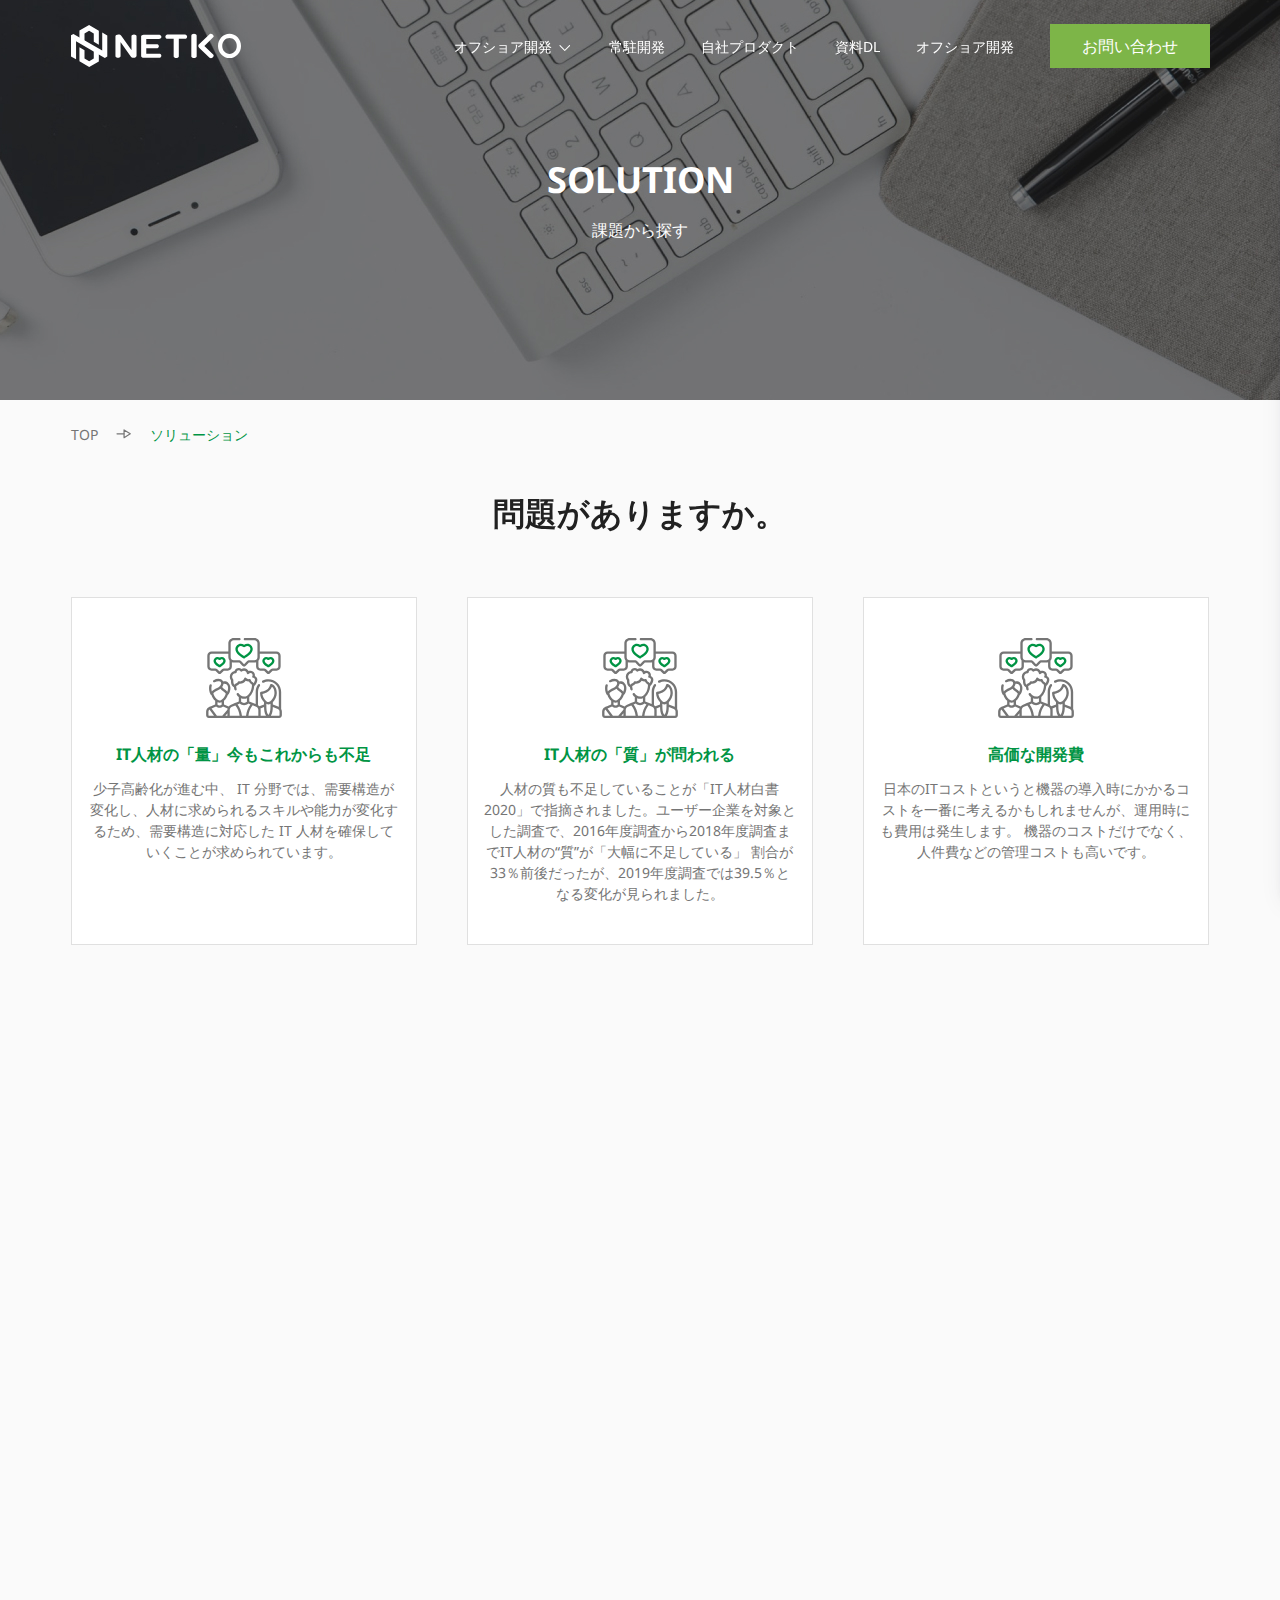
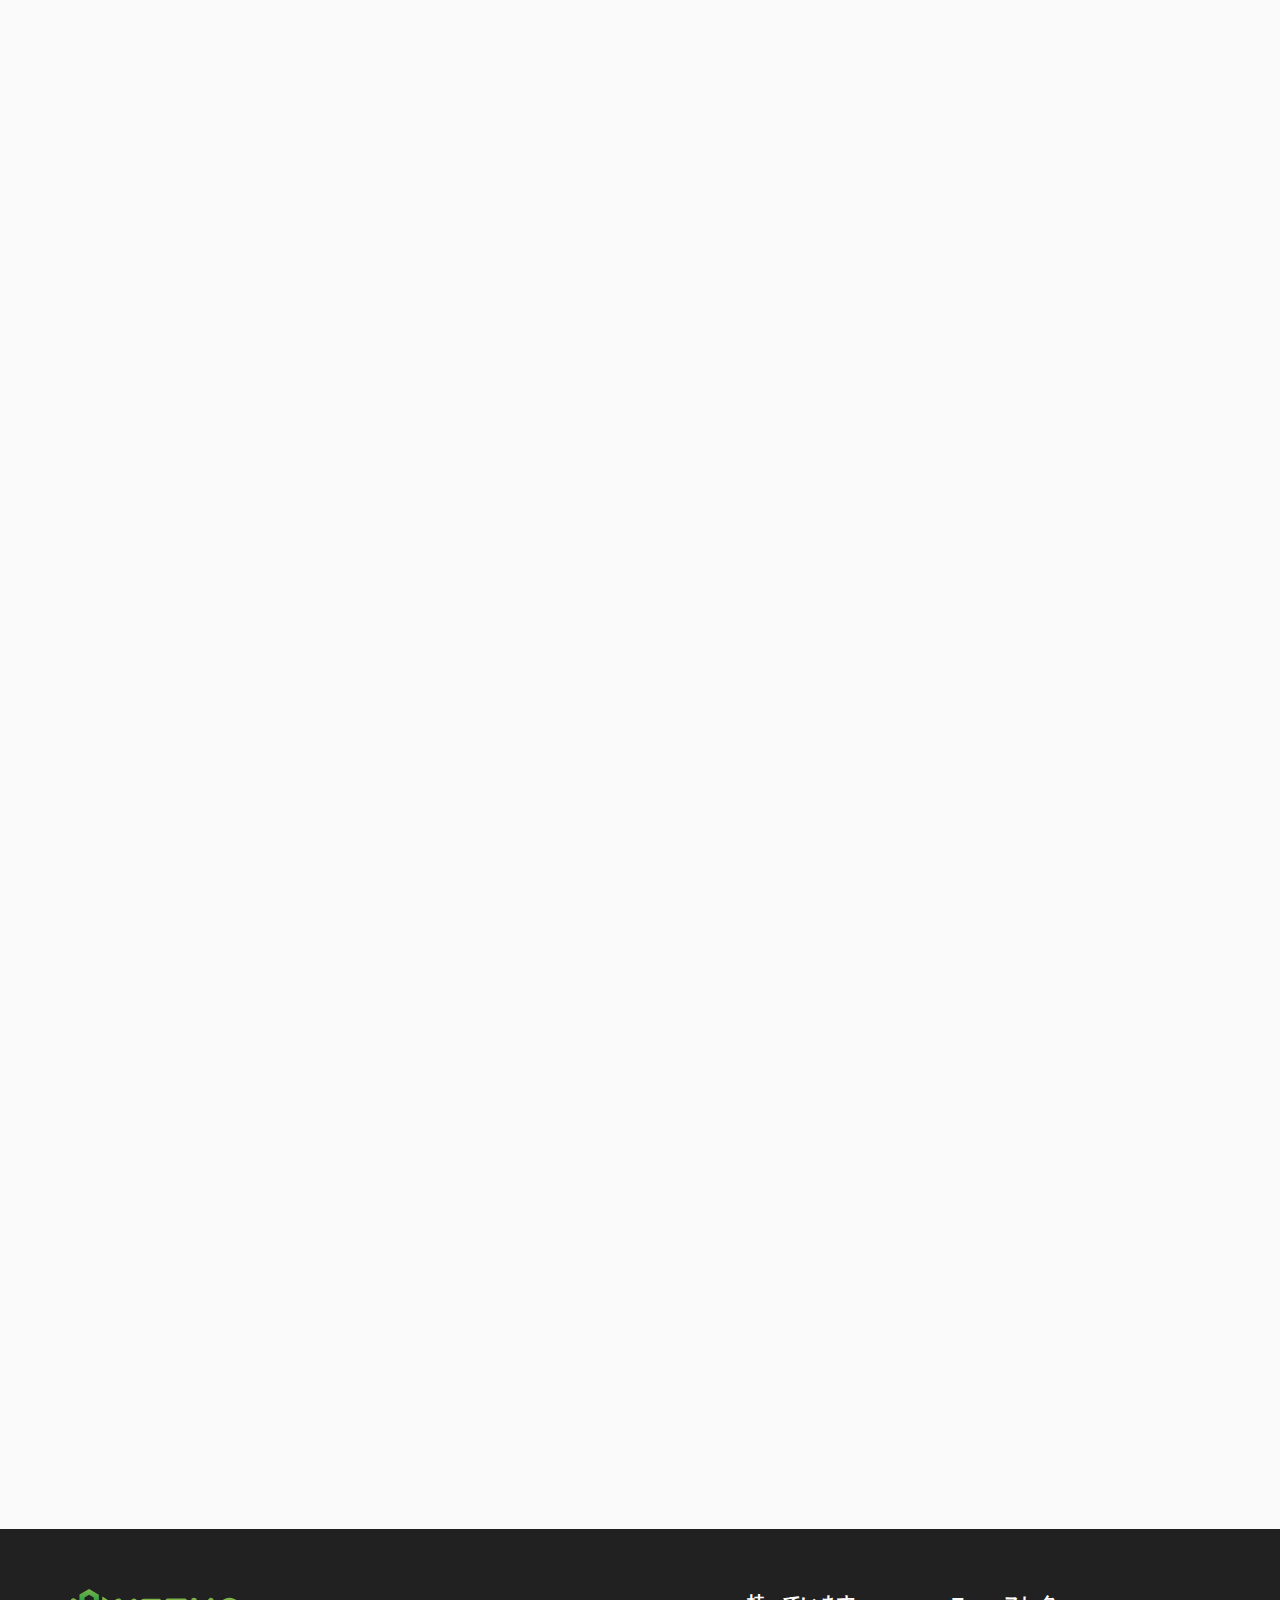
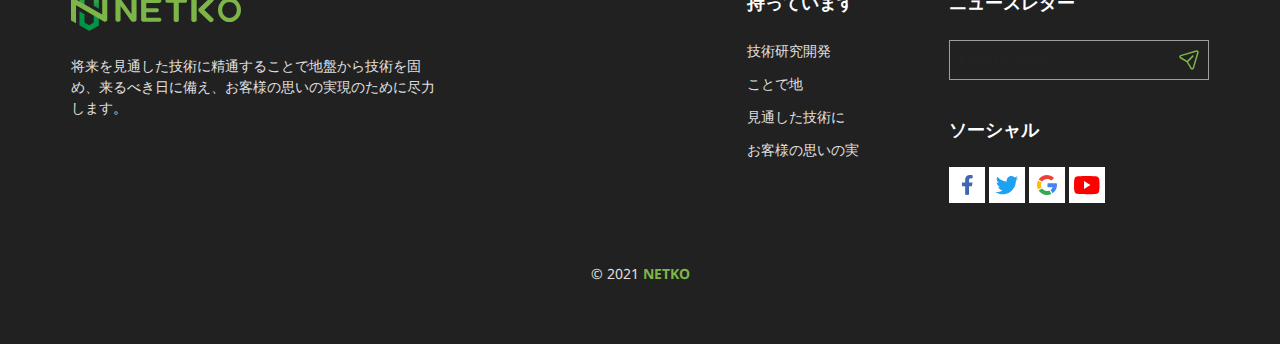
<file: solutions.html>
<!doctype html>
<html lang="en">

<head>
    <meta charset="utf-8">
    <meta name="viewport" content="width=device-width, initial-scale=1, minimum-scale=1, maximum-scale=1" />
    <title>Netko - Solutions</title>
    <link rel='shortcut icon' type='image/x-icon' href='./img/favicon.ico' />
    <link rel="icon" type="image/png" href="./img/favicon.png" />
    <meta name='robots' content='max-image-preview:large' />
    <link rel='dns-prefetch' href='//www.googletagmanager.com' />
    <link rel='dns-prefetch' href='//fonts.googleapis.com' />
    <link rel='dns-prefetch' href='//s.w.org' />
    <link rel="alternate" type="application/rss+xml" title=""
          href="" />
    <link rel="alternate" type="application/rss+xml" title=""
          href="" />

    <meta property="og:title" content="" />
    <meta property="og:type" content="" />
    <meta property="og:url" content="" />
    <meta property="og:image" content="./img/social.jpg" />

    <meta name="twitter:title" content="">
    <meta name="twitter:description" content="">
    <meta name="twitter:image" content="./img/social.jpg">
    <meta name="twitter:card" content="summary_large_image">

    <link href="./css/style.css" rel="stylesheet">
</head>

<body>

<header class="header" id="header">
    <div class="container">
        <div class="header-content">
            <a href="#" class="logo">
                <svg width="170" height="42" viewBox="0 0 170 42" fill="none" xmlns="http://www.w3.org/2000/svg">
                    <path d="M27.837 5.65635V5.64985H27.8241L18.0834 0L8.44623 5.58483L8.4527 5.59783H8.44623V17.5412H13.5075V8.52353L18.0834 5.8644L22.7757 8.58855V16.8L27.837 19.7387V5.65635Z" fill="url(#paint0_linear_415_904)"/>
                    <path d="M8.44623 36.3437V36.3502H8.4527L18.1999 42L27.8306 36.4152L27.8241 36.4022H27.837V24.4588H22.7757V33.4765L18.1999 36.1356L13.5075 33.4115V25.2L8.44623 22.2678V36.3437Z" fill="url(#paint1_linear_415_904)"/>
                    <path d="M31.222 7.58728V25.6161L5.05481 10.4415V10.4285L2.42709 8.90709L0 10.3374V31.4024L5.05481 34.3411V16.3059L31.222 31.4805V31.4935L33.8562 33.0213L36.2833 31.5845V10.5195L31.222 7.58728Z" fill="#7DB548"/>
                    <path d="M44.4513 11.4102C44.4646 11.1205 44.5528 10.8393 44.7071 10.5942C44.8615 10.3491 45.0767 10.1486 45.3315 10.0124C45.9676 9.60963 46.7094 9.40804 47.4609 9.43374C48.82 9.43374 49.7521 9.86717 50.2569 10.734L60.3859 24.9399H60.496L60.4571 11.2542C60.4626 10.9906 60.5351 10.7328 60.6676 10.5052C60.8001 10.2776 60.9883 10.0878 61.2144 9.95386C61.7381 9.58955 62.3639 9.40277 63.0007 9.42074C63.6394 9.40364 64.267 9.59028 64.7935 9.95386C65.0179 10.0891 65.2046 10.2793 65.3359 10.5068C65.4672 10.7342 65.5389 10.9913 65.5443 11.2542V30.7913C65.5327 31.0815 65.446 31.3636 65.2928 31.6099C65.1396 31.8561 64.9251 32.058 64.6706 32.1956C64.0332 32.5955 63.2923 32.7968 62.5412 32.7743C61.1345 32.7743 60.2069 32.3669 59.7581 31.552L49.6485 17.2876H49.5385L49.5773 30.9409C49.5712 31.2043 49.4985 31.4619 49.366 31.6894C49.2336 31.9168 49.0457 32.1067 48.8201 32.2412C48.2814 32.5889 47.6546 32.7739 47.0143 32.7739C46.374 32.7739 45.7472 32.5889 45.2085 32.2412C44.9829 32.1067 44.795 31.9168 44.6626 31.6894C44.5301 31.4619 44.4574 31.2043 44.4513 30.9409V11.4102Z" fill="#7DB548"/>
                    <path d="M70.1331 11.6183C70.1404 11.3543 70.2144 11.0966 70.348 10.8691C70.4815 10.6417 70.6703 10.4521 70.8968 10.3179C71.4271 9.95146 72.0591 9.7626 72.7025 9.77831H88.1776C88.4648 9.77676 88.7493 9.83355 89.014 9.94528C89.2787 10.057 89.5182 10.2214 89.718 10.4285C89.9181 10.6175 90.0775 10.8457 90.1864 11.099C90.2954 11.3522 90.3516 11.6252 90.3516 11.9011C90.3516 12.177 90.2954 12.4499 90.1864 12.7032C90.0775 12.9564 89.9181 13.1846 89.718 13.3737C89.5152 13.574 89.2742 13.7314 89.0096 13.8364C88.745 13.9413 88.4621 13.9918 88.1776 13.9848H75.272V19.1861H85.6858C85.9692 19.1795 86.251 19.2303 86.5145 19.3353C86.778 19.4403 87.0178 19.5973 87.2197 19.7972C87.4198 19.9863 87.5792 20.2144 87.6881 20.4677C87.7971 20.7209 87.8533 20.9939 87.8533 21.2698C87.8533 21.5457 87.7971 21.8187 87.6881 22.0719C87.5792 22.3252 87.4198 22.5533 87.2197 22.7424C87.0178 22.9423 86.778 23.0993 86.5145 23.2043C86.251 23.3093 85.9692 23.3601 85.6858 23.3535H75.272V28.6263H88.1776C88.4625 28.6205 88.7456 28.6722 89.0102 28.7783C89.2748 28.8844 89.5155 29.0427 89.718 29.2439C89.9181 29.433 90.0775 29.6612 90.1864 29.9144C90.2954 30.1677 90.3516 30.4407 90.3516 30.7165C90.3516 30.9924 90.2954 31.2654 90.1864 31.5187C90.0775 31.7719 89.9181 32.0001 89.718 32.1892C89.5152 32.3895 89.2742 32.5469 89.0096 32.6519C88.745 32.7568 88.4621 32.8073 88.1776 32.8003H72.7025C72.0591 32.816 71.4271 32.6272 70.8968 32.2607C70.6695 32.1275 70.48 31.9381 70.3463 31.7104C70.2126 31.4828 70.1392 31.2246 70.1331 30.9604V11.6183Z" fill="#7DB548"/>
                    <path d="M96.4686 13.7963C95.9107 13.7963 95.3757 13.5736 94.9812 13.1774C94.5867 12.7811 94.3651 12.2437 94.3651 11.6833C94.3651 11.1229 94.5867 10.5854 94.9812 10.1891C95.3757 9.79287 95.9107 9.57025 96.4686 9.57025H114.015C114.573 9.57025 115.108 9.79287 115.502 10.1891C115.897 10.5854 116.118 11.1229 116.118 11.6833C116.118 12.2437 115.897 12.7811 115.502 13.1774C115.108 13.5736 114.573 13.7963 114.015 13.7963H107.814V31.2269C107.805 31.4897 107.731 31.7461 107.599 31.9731C107.467 32.2001 107.281 32.3905 107.057 32.5272C106.519 32.8832 105.889 33.0729 105.245 33.0729C104.601 33.0729 103.971 32.8832 103.433 32.5272C103.207 32.3917 103.02 32.2018 102.886 31.9746C102.753 31.7475 102.678 31.4905 102.669 31.2269V13.7963H96.4686Z" fill="#7DB548"/>
                    <path d="M120.319 10.7015C120.325 10.4282 120.401 10.1612 120.54 9.92566C120.678 9.69014 120.874 9.49397 121.108 9.3557C121.669 8.99049 122.323 8.79615 122.992 8.79615C123.66 8.79615 124.314 8.99049 124.875 9.3557C125.109 9.4949 125.304 9.6913 125.442 9.92661C125.58 10.1619 125.657 10.4285 125.665 10.7015V31.1879C125.657 31.4619 125.581 31.7296 125.443 31.966C125.305 32.2025 125.11 32.4 124.875 32.5402C124.313 32.9008 123.659 33.0924 122.992 33.0924C122.324 33.0924 121.671 32.9008 121.108 32.5402C120.873 32.4014 120.676 32.2042 120.538 31.9674C120.4 31.7307 120.324 31.4623 120.319 31.1879V10.7015ZM133.38 20.948L142.182 29.6015C142.375 29.7771 142.518 30.0004 142.597 30.2492C142.677 30.498 142.69 30.7634 142.635 31.0189C142.507 31.6175 142.155 32.1438 141.651 32.4882C141.133 32.8908 140.501 33.1184 139.845 33.1384C139.551 33.1502 139.258 33.0983 138.985 32.9861C138.713 32.8739 138.468 32.7041 138.266 32.4882L128.06 22.6254C127.822 22.4166 127.631 22.1586 127.502 21.8691C127.372 21.5796 127.306 21.2654 127.309 20.948C127.307 20.6297 127.373 20.3146 127.502 20.0241C127.632 19.7336 127.822 19.4744 128.06 19.2641L138.266 9.40121C138.466 9.18359 138.711 9.01262 138.984 8.9003C139.257 8.78798 139.551 8.73703 139.845 8.75105C140.501 8.76739 141.134 8.99535 141.651 9.40121C142.156 9.74813 142.508 10.2765 142.635 10.8771C142.689 11.1315 142.676 11.3958 142.597 11.6435C142.517 11.8911 142.374 12.1134 142.182 12.2879L133.38 20.948Z" fill="#7DB548"/>
                    <path d="M158.498 33.1124C156.971 33.133 155.457 32.8312 154.053 32.2264C152.649 31.6216 151.388 30.7273 150.35 29.6016C148.197 27.2371 147.004 24.1489 147.004 20.9447C147.004 17.7406 148.197 14.6524 150.35 12.2879C151.399 11.1805 152.661 10.2987 154.059 9.69617C155.458 9.09365 156.964 8.78296 158.486 8.78296C160.007 8.78296 161.513 9.09365 162.912 9.69617C164.31 10.2987 165.572 11.1805 166.621 12.2879C168.793 14.6427 170 17.7345 170 20.9447C170 24.155 168.793 27.2468 166.621 29.6016C165.587 30.7253 164.33 31.6185 162.931 32.2233C161.532 32.8281 160.022 33.131 158.498 33.1124V33.1124ZM165.767 20.948C165.803 18.8724 165.046 16.8619 163.65 15.3307C163.005 14.5991 162.212 14.0133 161.325 13.6122C160.437 13.2111 159.475 13.0037 158.502 13.0037C157.528 13.0037 156.566 13.2111 155.679 13.6122C154.791 14.0133 153.999 14.5991 153.353 15.3307C151.989 16.8861 151.236 18.888 151.236 20.961C151.236 23.034 151.989 25.0359 153.353 26.5913C154.003 27.3156 154.797 27.8947 155.684 28.2911C156.571 28.6875 157.531 28.8923 158.502 28.8923C159.472 28.8923 160.432 28.6875 161.319 28.2911C162.206 27.8947 163 27.3156 163.65 26.5913C165.05 25.0525 165.808 23.0322 165.767 20.948V20.948Z" fill="#7DB548"/>
                    <defs>
                        <linearGradient id="paint0_linear_415_904" x1="18.1416" y1="0" x2="18.1416" y2="19.7387" gradientUnits="userSpaceOnUse">
                            <stop stop-color="#7DB548"/>
                            <stop offset="1" stop-color="#009444"/>
                        </linearGradient>
                        <linearGradient id="paint1_linear_415_904" x1="551.97" y1="1319.07" x2="551.97" y2="719.998" gradientUnits="userSpaceOnUse">
                            <stop stop-color="#7DB548"/>
                            <stop offset="1" stop-color="#009444"/>
                        </linearGradient>
                    </defs>
                </svg>
            </a>
            <nav class="main-menu">
                <ul class="menu-pc">
                    <li class="dropdown">
                        <a href="#">
                            <span>オフショア開発</span>
                            <i class="icon">
                                <svg width="17" height="16" viewBox="0 0 17 16" fill="none" xmlns="http://www.w3.org/2000/svg">
                                    <path d="M3.59691 5.16393C3.79171 4.96523 4.09654 4.94716 4.31134 5.10974L4.37288 5.16393L8.76953 9.64894L13.1662 5.16393C13.361 4.96523 13.6658 4.94716 13.8806 5.10974L13.9422 5.16393C14.137 5.36264 14.1547 5.67358 13.9953 5.8927L13.9422 5.95547L9.15752 10.8361C8.96272 11.0348 8.65789 11.0528 8.44309 10.8903L8.38155 10.8361L3.59691 5.95547C3.38263 5.73689 3.38263 5.38251 3.59691 5.16393Z" fill="white"/>
                                </svg>
                            </i>
                        </a>
                        <ul class="sub-menu">
                            <li><a href="#">オフショア開発</a></li>
                            <li><a href="#">常駐開発</a></li>
                            <li><a href="#">自社プロダクト</a></li>
                            <li><a href="#">資料DL</a></li>
                        </ul>
                    </li>
                    <li><a href="#">常駐開発</a></li>
                    <li><a href="#">自社プロダクト</a></li>
                    <li><a href="#">資料DL</a></li>
                    <li><a href="#">オフショア開発</a></li>
                    <li><a href="#" class="btn btn-primary">お問い合わせ</a></li>
                </ul>
                <ul class="menu-mb">
                    <li class="btn-contact"><a href="#" class="btn btn-primary">お問い合わせ</a></li>
                    <li>
                        <span class="menu_mb_btn" onclick="openMenu()">
                            <svg width="24" height="24" viewBox="0 0 24 24" fill="none"
                                 xmlns="http://www.w3.org/2000/svg">
                                <rect x="2" y="3" width="20" height="2" rx="1" fill="white" />
                                <rect x="2" y="11" width="20" height="2" rx="1" fill="white" />
                                <rect x="2" y="19" width="20" height="2" rx="1" fill="white" />
                            </svg>
                        </span>
                    </li>
                </ul>
            </nav>
        </div>
    </div>
</header>

<section class="heading">
    <div class="container">
        <h1>SOLUTION</h1>
        <p>課題から探す</p>
    </div>
</section>

<section class="container">
    <nav aria-label="breadcrumb">
        <ol class="breadcrumb">
            <li class="breadcrumb-item"><a href="#">TOP</a></li>
            <li class="breadcrumb-item active" aria-current="page">ソリューション</li>
        </ol>
    </nav>
</section>

<section class="container value-content value-2">
    <div class="block-title text-center" data-aos="fade-up" data-aos-delay="200" data-aos-duration="600">問題がありますか。</div>
    <!-- <p class="desc text-center" data-aos="fade-up" data-aos-delay="400" data-aos-duration="600">様々なテクノロジーは、製品の品質を向上させるために新しい方法で活用されています。</p> -->
    <div class="item-box">
        <div class="item" data-aos="fade-up" data-aos-delay="200" data-aos-duration="600">
            <i class="icon">
                <svg width="80" height="80" viewBox="0 0 80 80" fill="none" xmlns="http://www.w3.org/2000/svg">
                    <g clip-path="url(#clip0_213_1001)">
                        <path d="M63.6846 29.1441C63.8982 29.2496 64.1311 29.3022 64.3644 29.3022C64.6088 29.3022 64.8532 29.2444 65.0749 29.1289C66.32 28.4799 70.386 26.1085 70.4327 22.8457C70.4993 20.89 68.7247 18.8785 66.5241 18.9144C65.7519 18.9144 65.008 19.1357 64.3719 19.5472C63.7407 19.1354 63.0055 18.9144 62.2425 18.9144C60.21 18.8929 58.3522 20.6779 58.3061 22.805C58.2377 26.1911 62.4057 28.5132 63.6846 29.1441ZM62.2313 21.2582H62.2422C62.6413 21.2582 63.0232 21.4111 63.3186 21.6897C63.3188 21.6899 63.3189 21.69 63.3191 21.6902C63.9054 22.2422 64.828 22.2425 65.4191 21.6911C65.7188 21.4119 66.111 21.2582 66.5238 21.2582C67.1514 21.2686 68.0483 21.7685 68.0891 22.8119C68.0669 24.3563 65.8788 25.9919 64.3549 26.853C62.8146 26.0239 60.6174 24.4269 60.6491 22.8524C60.6663 22.0089 61.4057 21.2639 62.2313 21.2582Z" fill="#009444"/>
                        <path d="M14.9135 29.1443C15.127 29.2496 15.3599 29.3022 15.593 29.3022C15.8374 29.3022 16.0817 29.2444 16.3035 29.1289C17.5485 28.4799 21.6144 26.1085 21.6613 22.8455C21.7277 20.8902 19.953 18.8785 17.7525 18.9144C16.9803 18.9144 16.2366 19.1357 15.6003 19.5472C14.9616 19.1304 14.2141 18.9086 13.4433 18.9144C11.331 18.9294 9.57736 20.6749 9.53439 22.805C9.46627 26.1911 13.6341 28.5132 14.9135 29.1443ZM13.46 21.2582H13.471C13.87 21.2582 14.2519 21.4111 14.5472 21.6897C14.5474 21.6899 14.5475 21.69 14.5477 21.6902C15.1338 22.2421 16.0563 22.2427 16.6477 21.6911C16.9472 21.4119 17.3395 21.2582 17.7524 21.2582C18.38 21.2686 19.2769 21.7685 19.3177 22.8119C19.2955 24.3563 17.1074 25.9919 15.5833 26.853C14.0431 26.0239 11.846 24.4269 11.8778 22.8524C11.8949 22.0088 12.6342 21.2639 13.46 21.2582Z" fill="#009444"/>
                        <path d="M7.50357 32.7608H11.2739C11.4083 32.7608 11.5348 32.8131 11.63 32.908L14.1822 35.4552C14.5726 35.8447 15.0872 36.0397 15.6018 36.0397C16.1118 36.0397 16.6218 35.8483 17.0112 35.465L19.6128 32.9055C19.7076 32.812 19.8333 32.7606 19.9664 32.7606H23.6915C26.0012 32.7606 27.8803 30.8817 27.8803 28.5719V24.1781C28.4487 24.3838 29.0612 24.4964 29.6997 24.4964H34.7522C35.1376 24.4964 35.5048 24.6625 35.7595 24.9516L38.314 27.8536C38.7567 28.3566 39.395 28.6464 40.065 28.6491H40.0743C40.7409 28.6491 41.3775 28.3647 41.8222 27.8677L44.4383 24.9436C44.6925 24.6594 45.057 24.4964 45.4384 24.4964H50.4348C51.0111 24.4964 51.5658 24.4039 52.0864 24.235V28.572C52.0864 30.8817 53.9653 32.7608 56.2751 32.7608H60.0454C60.1798 32.7608 60.3064 32.8131 60.4015 32.908L62.9537 35.4552C63.3442 35.8447 63.8589 36.0397 64.3736 36.0397C64.8834 36.0397 65.3934 35.8483 65.7829 35.465L68.3847 32.9053C68.4795 32.812 68.6051 32.7606 68.7383 32.7606H72.4634C74.7729 32.7606 76.652 30.8817 76.652 28.5719V17.6977C76.652 15.388 74.7731 13.5089 72.4634 13.5089H55.7965V5.36172C55.7965 2.40531 53.3912 0 50.4347 0H40.8878C40.2404 0 39.7159 0.524531 39.7159 1.17188C39.7159 1.81922 40.2404 2.34375 40.8878 2.34375H50.4347C52.0987 2.34375 53.4526 3.69766 53.4526 5.36172V19.1345C53.4526 20.7987 52.0987 22.1527 50.4347 22.1527H45.4383C44.3909 22.1527 43.3897 22.6003 42.6912 23.3808L40.0733 26.305L37.5189 23.403C36.8193 22.6084 35.8109 22.1527 34.7522 22.1527H29.6997C28.0354 22.1527 26.6815 20.7987 26.6815 19.1345V5.36172C26.6815 3.69766 28.0354 2.34375 29.6997 2.34375H35.419C36.0662 2.34375 36.5909 1.81922 36.5909 1.17188C36.5909 0.524531 36.0662 0 35.419 0H29.6997C26.7431 0 24.3378 2.40531 24.3378 5.36172V13.5092H7.50357C5.19388 13.5092 3.31482 15.3881 3.31482 17.698V28.5722C3.31482 30.8819 5.19388 32.7608 7.50357 32.7608ZM72.4633 15.853C73.4804 15.853 74.3081 16.6806 74.3081 17.698V28.5722C74.3081 29.5895 73.4804 30.4172 72.4633 30.4172H68.7381C67.9861 30.4172 67.2767 30.7075 66.7409 31.2348L64.3748 33.5623L62.057 31.2491C61.5195 30.7125 60.805 30.417 60.0453 30.417H56.275C55.2576 30.417 54.43 29.5894 54.43 28.572V22.7053C55.2789 21.7564 55.7964 20.5048 55.7964 19.1344V15.8528H72.4633V15.853ZM5.65857 17.698C5.65857 16.6806 6.48623 15.853 7.50357 15.853H24.3378V19.1345C24.3378 20.4123 24.7878 21.5866 25.5365 22.5088V28.572C25.5365 29.5894 24.7089 30.417 23.6915 30.417H19.9664C19.2145 30.417 18.5053 30.7073 17.9692 31.2347L15.6033 33.5622L13.2854 31.2489C12.7478 30.7123 12.0334 30.4169 11.2737 30.4169H7.50341C6.48607 30.4169 5.65841 29.5892 5.65841 28.5719V17.698H5.65857Z" fill="#757575"/>
                        <path d="M31.3909 11.0521C31.2936 15.8781 37.4153 19.2768 39.2933 20.2032C39.5341 20.3221 39.7969 20.3815 40.0597 20.3815C40.3351 20.3815 40.6103 20.3164 40.8603 20.1862C42.6928 19.2312 48.6767 15.7525 48.7437 11.0926C48.843 8.35433 46.3451 5.63699 43.3728 5.69652C42.1683 5.69652 41.0144 6.0873 40.0695 6.80683C39.1216 6.07886 37.9692 5.69199 36.7664 5.69652C33.8615 5.71699 31.4501 8.11949 31.3909 11.0521ZM36.7833 8.04027C36.7905 8.04011 36.7976 8.04011 36.8048 8.04011C37.5772 8.04011 38.3153 8.33542 38.8851 8.87261V8.87277C39.5448 9.49449 40.5842 9.49433 41.2514 8.87246C41.8273 8.33542 42.5803 8.04027 43.3728 8.04027C44.8117 8.01527 46.44 9.31793 46.4003 11.059C46.363 13.6532 43.0191 16.3596 40.0525 17.9617C37.042 16.4187 33.6806 13.7564 33.734 11.0995C33.7675 9.45261 35.1636 8.05167 36.7833 8.04027Z" fill="#009444"/>
                        <path d="M77.1691 70.9825V53.913C77.1691 46.8875 71.4534 41.1719 64.428 41.1719C62.4088 41.1719 60.3981 41.6566 58.6134 42.5734C58.0377 42.8692 57.8108 43.5756 58.1066 44.1512C58.4023 44.727 59.1089 44.9539 59.6844 44.6581C61.16 43.9 62.7559 43.5156 64.428 43.5156C70.1611 43.5156 74.8253 48.1798 74.8253 53.913V68.9153C74.7933 68.9014 74.7628 68.8853 74.7305 68.872H74.7306L68.8288 66.44V64.1491C71.0841 61.8972 72.8181 58.2859 72.8181 54.9639C72.8181 50.6855 70.9134 47.3237 67.7228 45.9709C67.433 45.8481 67.1058 45.8475 66.8145 45.9684C66.6127 46.0647 66.2438 46.287 66.1203 46.7997C65.4139 50.0238 62.8722 52.5531 59.6448 53.2438L56.9627 53.8178C56.5122 53.9048 56.0416 54.4455 56.0389 55.1983C56.12 58.4881 57.8252 61.9753 60.0275 64.1636V66.44L55.3653 68.3611C54.9894 67.897 54.5405 67.4903 54.0309 67.1559V53.9128C54.0309 51.7647 54.6802 49.7033 55.9084 47.9514C56.28 47.4214 56.1517 46.6908 55.6217 46.3192C55.0916 45.9477 54.3611 46.0761 53.9895 46.6059C52.4833 48.7541 51.6874 51.2808 51.6874 53.913V66.0712L45.2742 63.4287V58.977C48.2102 56.5989 49.9497 52.3205 50.2733 48.1114C51.8097 47.0089 52.7069 44.7791 53.2028 42.9941C53.5423 41.7719 53.3345 40.4672 52.6323 39.4145C52.1886 38.7491 51.5756 38.2291 50.8674 37.9002C50.9377 37.5095 50.9556 37.1084 50.9198 36.7055C50.7283 34.5567 49.0297 32.8611 46.8808 32.6736C46.0778 32.6037 45.2833 32.7523 44.5761 33.0875C43.712 31.4258 41.9759 30.3125 40 30.3125C39.1252 30.3125 38.2714 30.535 37.5155 30.9511C36.7406 30.338 35.7817 30 34.7656 30C32.7889 30 31.1092 31.2683 30.5294 33.0739C27.8027 33.5891 25.7813 35.9589 25.7813 38.8281C25.7813 40.1355 26.2136 41.3909 27.008 42.415C26.987 43.073 26.9892 44.2862 27.2075 45.4503C27.6178 47.6384 29.0697 48.7852 29.9436 49.2908C30.048 50.0555 30.1961 50.8169 30.3911 51.5605C30.5284 52.0022 31.0991 52.5931 31.8217 52.397C32.4478 52.233 32.8223 51.5925 32.6583 50.9664C32.4499 50.1706 32.2986 49.3516 32.2091 48.532C32.1574 48.0789 32.3266 47.8797 33.3541 47.3783C34.0492 47.0456 34.9367 46.6211 35.4886 45.7475C37.8234 46.0077 40.432 44.708 41.6998 42.7152C42.4988 43.2352 43.7073 43.7014 44.9606 43.5756C45.5584 44.8528 46.402 45.4344 47.0513 45.8819C47.7494 46.363 47.9644 46.5127 47.9684 47.397C47.7258 52.8738 44.6958 58.5292 40.0339 58.5292C37.4577 58.5292 35.728 56.8922 34.7306 55.5191C34.3502 54.9953 33.6173 54.8789 33.0938 55.2595C32.5702 55.64 32.4539 56.3727 32.8342 56.8964C33.4313 57.7183 34.0884 58.417 34.7967 58.9894V63.4289C32.8663 64.2242 28.9255 65.8481 27.0308 66.6288C26.0905 67.0161 25.2939 67.6266 24.6873 68.3828L19.9727 66.4402V62.8369C21.6242 61.3713 23.0336 59.227 23.777 56.8766C24.1124 56.8283 24.413 56.6383 24.5975 56.3498C25.8158 54.4467 28.1559 48.6756 24.4042 44.8766C22.9297 43.3836 20.8553 43.0697 19.1438 43.3972C19.0719 43.2406 18.9903 43.0898 18.8983 42.9459C17.3156 40.4733 13.2252 40.1266 9.58579 42.1569C9.02063 42.4722 8.81798 43.1859 9.13329 43.7511C9.4486 44.3164 10.1624 44.5192 10.7277 44.2036C13.4574 42.6813 16.1356 42.9772 16.9244 44.2094C17.2509 44.7195 17.2719 45.5036 16.9819 46.3611C16.5513 47.6342 15.3172 49.2764 13.145 50.067C10.6417 50.9781 8.91142 52.4091 7.84876 53.5337C7.40798 51.9883 7.15423 49.7798 7.75938 47.773C7.94626 47.1533 7.59532 46.4995 6.97563 46.3127C6.35563 46.1259 5.7022 46.4766 5.51532 47.0964C4.43407 50.6827 5.49345 54.7956 6.55017 56.4463C6.74063 56.7438 7.05329 56.9364 7.3986 56.9775C8.15079 59.2808 9.54532 61.3816 11.1713 62.8272V66.44C11.0639 66.4872 5.31751 68.8464 5.2036 68.902C3.33063 69.7045 2.12329 71.5281 2.12329 73.5709V77.2639C2.12329 78.7725 3.35064 80 4.85923 80H75.1405C76.6491 80 77.8764 78.7728 77.8764 77.2641V73.5708C77.8766 72.6364 77.6222 71.7487 77.1691 70.9825ZM46.842 41.9191C46.7559 41.6117 46.5483 41.3528 46.267 41.202C45.9858 41.0512 45.6553 41.0219 45.3519 41.1203C45.0866 41.2064 44.8105 41.25 44.5313 41.25C43.6491 41.25 42.8263 40.8131 42.3302 40.0812C42.0795 39.7116 41.6409 39.5164 41.1975 39.5781C40.7548 39.6402 40.3861 39.9486 40.2467 40.3734C39.6453 42.2061 37.945 43.4375 36.0156 43.4375C35.7983 43.4375 35.2722 43.3566 34.9855 43.302C34.3622 43.1833 33.758 43.5816 33.6213 44.2009C33.5202 44.6597 33.1722 44.867 32.3425 45.2639C31.7236 45.56 30.9078 45.9502 30.3795 46.6978C30.0114 46.3222 29.6536 45.7783 29.5111 45.0186C29.2552 43.6537 29.3681 42.1173 29.3692 42.103C29.3947 41.777 29.2828 41.4553 29.0608 41.2155C28.4573 40.5637 28.1248 39.7158 28.1248 38.8283C28.1248 36.9152 29.6225 35.3722 31.5344 35.3158C32.1258 35.2983 32.6114 34.8427 32.6666 34.2534C32.7684 33.1647 33.6708 32.3438 34.7656 32.3438C35.4277 32.3438 36.0392 32.6487 36.4436 33.1805C36.6402 33.4391 36.9353 33.6045 37.2586 33.6372C37.5817 33.6698 37.9041 33.5669 38.1486 33.3528C38.6614 32.9036 39.3189 32.6562 40 32.6562C41.4319 32.6562 42.633 33.7273 42.7936 35.1477C42.8464 35.6144 43.1728 36.0045 43.623 36.1389C44.0741 36.2739 44.5602 36.1256 44.86 35.7642C45.3094 35.2223 45.9706 34.9466 46.677 35.0084C47.6758 35.0956 48.4961 35.9145 48.585 36.9136C48.6228 37.3373 48.5361 37.7553 48.3344 38.1225C48.1453 38.4664 48.1409 38.8822 48.3228 39.23C48.5047 39.5778 48.8486 39.8116 49.2389 39.8523C49.7544 39.8961 50.2733 40.152 50.6822 40.7148C51.0056 41.1998 51.1013 41.8019 50.9442 42.3666C50.6153 43.5509 50.2027 44.5394 49.7552 45.247C49.3613 44.6272 48.8264 44.2586 48.3813 43.9519C47.7097 43.4889 47.1791 43.1231 46.842 41.9191ZM60.135 55.5359C63.7413 54.7642 66.6775 52.1961 67.9616 48.8086C69.5552 50.0525 70.4742 52.2562 70.4742 54.9641C70.4742 59.1694 66.8145 64.0345 64.4269 64.0345C62.2142 64.0345 58.9098 59.893 58.4367 55.8995L60.135 55.5359ZM37.9539 77.6562C37.5238 73.6206 36.0023 69.7227 33.5909 66.4606L35.6927 65.5947C36.8831 66.6497 38.4231 67.2434 40.0341 67.2436H40.0352C41.6495 67.2436 43.1931 66.6475 44.3789 65.595L46.4473 66.4473C44.0219 69.7086 42.4863 73.6144 42.048 77.6562H37.9539ZM48.6928 67.3725L52.1469 68.7958C53.4709 69.3413 54.3263 70.6189 54.3263 72.0508V77.6562H44.4105C44.8631 73.9198 46.357 70.3252 48.6928 67.3725ZM40.0339 60.8728C41.0713 60.8728 42.0377 60.6847 42.9302 60.3433V63.7455C42.1522 64.4834 41.1181 64.8997 40.0353 64.8997C40.0352 64.8997 40.0348 64.8997 40.0347 64.8997C38.9502 64.8995 37.9145 64.4817 37.1406 63.7464V60.3461C38.0544 60.693 39.0224 60.8728 40.0339 60.8728ZM23.4006 77.6562H21.3569L23.4006 75.2836V77.6562ZM23.4145 71.6763L18.2634 77.6562H12.9306L7.55829 70.4639L12.0763 68.6023C13.0488 69.4178 14.2831 69.8734 15.5711 69.8737H15.572C16.8597 69.8737 18.0938 69.4184 19.0675 68.6022L23.6174 70.4769C23.51 70.8642 23.4405 71.2652 23.4145 71.6763ZM22.7367 46.5236C24.7766 48.5892 24.1342 51.722 23.3299 53.6852C22.5611 52.9228 21.4572 51.9455 20.1203 51.0898C19.2806 50.5523 18.6011 49.8387 18.1911 49.0777C18.6225 48.4686 18.9666 47.8086 19.202 47.1123C19.3605 46.6438 19.4595 46.1769 19.5014 45.7225C20.4761 45.523 21.8259 45.6016 22.7367 46.5236ZM9.37173 55.3353C10.2033 54.4086 11.6906 53.0909 13.9466 52.2698C14.8939 51.925 15.7634 51.4348 16.5214 50.8337C17.1083 51.6884 17.9042 52.4539 18.8567 53.0638C20.0664 53.8381 21.0714 54.742 21.7492 55.4213C20.8453 59.2691 17.6944 62.472 15.5708 62.472C13.4461 62.4719 10.2499 59.2144 9.37173 55.3353ZM15.5709 64.8156C16.2477 64.8156 16.9419 64.6559 17.6289 64.3638V66.7489C17.0655 67.2492 16.3352 67.5298 15.572 67.5298C15.5719 67.5298 15.5717 67.5298 15.5714 67.5298C14.8099 67.5297 14.0809 67.25 13.5152 66.7481V64.3602C14.2025 64.6542 14.8963 64.8156 15.5709 64.8156ZM4.4672 77.2639V73.5709C4.4672 72.7602 4.82095 72.0142 5.40985 71.5041L10.0052 77.6562H4.85938C4.64313 77.6562 4.4672 77.4803 4.4672 77.2639ZM25.7444 72.0508C25.7444 70.6189 26.5999 69.3411 27.9238 68.7958L31.3488 67.3845C33.6698 70.3392 35.1483 73.9269 35.5922 77.6562H25.7445V72.0508H25.7444ZM56.67 77.6562V72.0508C56.67 71.4994 56.5906 70.9628 56.4463 70.4508L60.0366 68.9712C60.082 71.9237 60.3555 75.0264 61.998 77.6562H56.67ZM62.3711 67.2223V65.8698C63.0553 66.1952 63.7491 66.3783 64.4269 66.3783C65.1052 66.3783 65.7997 66.1961 66.4848 65.8677C66.485 65.8706 66.4845 67.1061 66.485 67.2278C66.485 70.7447 66.4839 74.3737 64.4281 77.048C62.372 74.3781 62.3711 70.7452 62.3711 67.2248C62.3713 67.2239 62.3711 67.2231 62.3711 67.2223ZM75.5328 77.2641C75.5328 77.4803 75.3569 77.6562 75.1406 77.6562H66.8572C68.5005 75.0239 68.7739 71.9225 68.8195 68.9714L73.8375 71.0391H73.8377C74.8673 71.4633 75.5328 72.457 75.5328 73.5708V77.2641Z" fill="#757575"/>
                    </g>
                    <defs>
                        <clipPath id="clip0_213_1001">
                            <rect width="80" height="80" fill="white"/>
                        </clipPath>
                    </defs>
                </svg>
            </i>
            <div class="name">IT人材の「量」今もこれからも不足</div>
            <p>少子高齢化が進む中、 IT 分野では、需要構造が変化し、人材に求められるスキルや能力が変化するため、需要構造に対応した IT 人材を確保していくことが求められています。</p>
        </div>
        <div class="item" data-aos="fade-up" data-aos-delay="400" data-aos-duration="600">
            <i class="icon">
                <svg width="80" height="80" viewBox="0 0 80 80" fill="none" xmlns="http://www.w3.org/2000/svg">
                    <g clip-path="url(#clip0_213_1001)">
                        <path d="M63.6846 29.1441C63.8982 29.2496 64.1311 29.3022 64.3644 29.3022C64.6088 29.3022 64.8532 29.2444 65.0749 29.1289C66.32 28.4799 70.386 26.1085 70.4327 22.8457C70.4993 20.89 68.7247 18.8785 66.5241 18.9144C65.7519 18.9144 65.008 19.1357 64.3719 19.5472C63.7407 19.1354 63.0055 18.9144 62.2425 18.9144C60.21 18.8929 58.3522 20.6779 58.3061 22.805C58.2377 26.1911 62.4057 28.5132 63.6846 29.1441ZM62.2313 21.2582H62.2422C62.6413 21.2582 63.0232 21.4111 63.3186 21.6897C63.3188 21.6899 63.3189 21.69 63.3191 21.6902C63.9054 22.2422 64.828 22.2425 65.4191 21.6911C65.7188 21.4119 66.111 21.2582 66.5238 21.2582C67.1514 21.2686 68.0483 21.7685 68.0891 22.8119C68.0669 24.3563 65.8788 25.9919 64.3549 26.853C62.8146 26.0239 60.6174 24.4269 60.6491 22.8524C60.6663 22.0089 61.4057 21.2639 62.2313 21.2582Z" fill="#009444"/>
                        <path d="M14.9135 29.1443C15.127 29.2496 15.3599 29.3022 15.593 29.3022C15.8374 29.3022 16.0817 29.2444 16.3035 29.1289C17.5485 28.4799 21.6144 26.1085 21.6613 22.8455C21.7277 20.8902 19.953 18.8785 17.7525 18.9144C16.9803 18.9144 16.2366 19.1357 15.6003 19.5472C14.9616 19.1304 14.2141 18.9086 13.4433 18.9144C11.331 18.9294 9.57736 20.6749 9.53439 22.805C9.46627 26.1911 13.6341 28.5132 14.9135 29.1443ZM13.46 21.2582H13.471C13.87 21.2582 14.2519 21.4111 14.5472 21.6897C14.5474 21.6899 14.5475 21.69 14.5477 21.6902C15.1338 22.2421 16.0563 22.2427 16.6477 21.6911C16.9472 21.4119 17.3395 21.2582 17.7524 21.2582C18.38 21.2686 19.2769 21.7685 19.3177 22.8119C19.2955 24.3563 17.1074 25.9919 15.5833 26.853C14.0431 26.0239 11.846 24.4269 11.8778 22.8524C11.8949 22.0088 12.6342 21.2639 13.46 21.2582Z" fill="#009444"/>
                        <path d="M7.50357 32.7608H11.2739C11.4083 32.7608 11.5348 32.8131 11.63 32.908L14.1822 35.4552C14.5726 35.8447 15.0872 36.0397 15.6018 36.0397C16.1118 36.0397 16.6218 35.8483 17.0112 35.465L19.6128 32.9055C19.7076 32.812 19.8333 32.7606 19.9664 32.7606H23.6915C26.0012 32.7606 27.8803 30.8817 27.8803 28.5719V24.1781C28.4487 24.3838 29.0612 24.4964 29.6997 24.4964H34.7522C35.1376 24.4964 35.5048 24.6625 35.7595 24.9516L38.314 27.8536C38.7567 28.3566 39.395 28.6464 40.065 28.6491H40.0743C40.7409 28.6491 41.3775 28.3647 41.8222 27.8677L44.4383 24.9436C44.6925 24.6594 45.057 24.4964 45.4384 24.4964H50.4348C51.0111 24.4964 51.5658 24.4039 52.0864 24.235V28.572C52.0864 30.8817 53.9653 32.7608 56.2751 32.7608H60.0454C60.1798 32.7608 60.3064 32.8131 60.4015 32.908L62.9537 35.4552C63.3442 35.8447 63.8589 36.0397 64.3736 36.0397C64.8834 36.0397 65.3934 35.8483 65.7829 35.465L68.3847 32.9053C68.4795 32.812 68.6051 32.7606 68.7383 32.7606H72.4634C74.7729 32.7606 76.652 30.8817 76.652 28.5719V17.6977C76.652 15.388 74.7731 13.5089 72.4634 13.5089H55.7965V5.36172C55.7965 2.40531 53.3912 0 50.4347 0H40.8878C40.2404 0 39.7159 0.524531 39.7159 1.17188C39.7159 1.81922 40.2404 2.34375 40.8878 2.34375H50.4347C52.0987 2.34375 53.4526 3.69766 53.4526 5.36172V19.1345C53.4526 20.7987 52.0987 22.1527 50.4347 22.1527H45.4383C44.3909 22.1527 43.3897 22.6003 42.6912 23.3808L40.0733 26.305L37.5189 23.403C36.8193 22.6084 35.8109 22.1527 34.7522 22.1527H29.6997C28.0354 22.1527 26.6815 20.7987 26.6815 19.1345V5.36172C26.6815 3.69766 28.0354 2.34375 29.6997 2.34375H35.419C36.0662 2.34375 36.5909 1.81922 36.5909 1.17188C36.5909 0.524531 36.0662 0 35.419 0H29.6997C26.7431 0 24.3378 2.40531 24.3378 5.36172V13.5092H7.50357C5.19388 13.5092 3.31482 15.3881 3.31482 17.698V28.5722C3.31482 30.8819 5.19388 32.7608 7.50357 32.7608ZM72.4633 15.853C73.4804 15.853 74.3081 16.6806 74.3081 17.698V28.5722C74.3081 29.5895 73.4804 30.4172 72.4633 30.4172H68.7381C67.9861 30.4172 67.2767 30.7075 66.7409 31.2348L64.3748 33.5623L62.057 31.2491C61.5195 30.7125 60.805 30.417 60.0453 30.417H56.275C55.2576 30.417 54.43 29.5894 54.43 28.572V22.7053C55.2789 21.7564 55.7964 20.5048 55.7964 19.1344V15.8528H72.4633V15.853ZM5.65857 17.698C5.65857 16.6806 6.48623 15.853 7.50357 15.853H24.3378V19.1345C24.3378 20.4123 24.7878 21.5866 25.5365 22.5088V28.572C25.5365 29.5894 24.7089 30.417 23.6915 30.417H19.9664C19.2145 30.417 18.5053 30.7073 17.9692 31.2347L15.6033 33.5622L13.2854 31.2489C12.7478 30.7123 12.0334 30.4169 11.2737 30.4169H7.50341C6.48607 30.4169 5.65841 29.5892 5.65841 28.5719V17.698H5.65857Z" fill="#757575"/>
                        <path d="M31.3909 11.0521C31.2936 15.8781 37.4153 19.2768 39.2933 20.2032C39.5341 20.3221 39.7969 20.3815 40.0597 20.3815C40.3351 20.3815 40.6103 20.3164 40.8603 20.1862C42.6928 19.2312 48.6767 15.7525 48.7437 11.0926C48.843 8.35433 46.3451 5.63699 43.3728 5.69652C42.1683 5.69652 41.0144 6.0873 40.0695 6.80683C39.1216 6.07886 37.9692 5.69199 36.7664 5.69652C33.8615 5.71699 31.4501 8.11949 31.3909 11.0521ZM36.7833 8.04027C36.7905 8.04011 36.7976 8.04011 36.8048 8.04011C37.5772 8.04011 38.3153 8.33542 38.8851 8.87261V8.87277C39.5448 9.49449 40.5842 9.49433 41.2514 8.87246C41.8273 8.33542 42.5803 8.04027 43.3728 8.04027C44.8117 8.01527 46.44 9.31793 46.4003 11.059C46.363 13.6532 43.0191 16.3596 40.0525 17.9617C37.042 16.4187 33.6806 13.7564 33.734 11.0995C33.7675 9.45261 35.1636 8.05167 36.7833 8.04027Z" fill="#009444"/>
                        <path d="M77.1691 70.9825V53.913C77.1691 46.8875 71.4534 41.1719 64.428 41.1719C62.4088 41.1719 60.3981 41.6566 58.6134 42.5734C58.0377 42.8692 57.8108 43.5756 58.1066 44.1512C58.4023 44.727 59.1089 44.9539 59.6844 44.6581C61.16 43.9 62.7559 43.5156 64.428 43.5156C70.1611 43.5156 74.8253 48.1798 74.8253 53.913V68.9153C74.7933 68.9014 74.7628 68.8853 74.7305 68.872H74.7306L68.8288 66.44V64.1491C71.0841 61.8972 72.8181 58.2859 72.8181 54.9639C72.8181 50.6855 70.9134 47.3237 67.7228 45.9709C67.433 45.8481 67.1058 45.8475 66.8145 45.9684C66.6127 46.0647 66.2438 46.287 66.1203 46.7997C65.4139 50.0238 62.8722 52.5531 59.6448 53.2438L56.9627 53.8178C56.5122 53.9048 56.0416 54.4455 56.0389 55.1983C56.12 58.4881 57.8252 61.9753 60.0275 64.1636V66.44L55.3653 68.3611C54.9894 67.897 54.5405 67.4903 54.0309 67.1559V53.9128C54.0309 51.7647 54.6802 49.7033 55.9084 47.9514C56.28 47.4214 56.1517 46.6908 55.6217 46.3192C55.0916 45.9477 54.3611 46.0761 53.9895 46.6059C52.4833 48.7541 51.6874 51.2808 51.6874 53.913V66.0712L45.2742 63.4287V58.977C48.2102 56.5989 49.9497 52.3205 50.2733 48.1114C51.8097 47.0089 52.7069 44.7791 53.2028 42.9941C53.5423 41.7719 53.3345 40.4672 52.6323 39.4145C52.1886 38.7491 51.5756 38.2291 50.8674 37.9002C50.9377 37.5095 50.9556 37.1084 50.9198 36.7055C50.7283 34.5567 49.0297 32.8611 46.8808 32.6736C46.0778 32.6037 45.2833 32.7523 44.5761 33.0875C43.712 31.4258 41.9759 30.3125 40 30.3125C39.1252 30.3125 38.2714 30.535 37.5155 30.9511C36.7406 30.338 35.7817 30 34.7656 30C32.7889 30 31.1092 31.2683 30.5294 33.0739C27.8027 33.5891 25.7813 35.9589 25.7813 38.8281C25.7813 40.1355 26.2136 41.3909 27.008 42.415C26.987 43.073 26.9892 44.2862 27.2075 45.4503C27.6178 47.6384 29.0697 48.7852 29.9436 49.2908C30.048 50.0555 30.1961 50.8169 30.3911 51.5605C30.5284 52.0022 31.0991 52.5931 31.8217 52.397C32.4478 52.233 32.8223 51.5925 32.6583 50.9664C32.4499 50.1706 32.2986 49.3516 32.2091 48.532C32.1574 48.0789 32.3266 47.8797 33.3541 47.3783C34.0492 47.0456 34.9367 46.6211 35.4886 45.7475C37.8234 46.0077 40.432 44.708 41.6998 42.7152C42.4988 43.2352 43.7073 43.7014 44.9606 43.5756C45.5584 44.8528 46.402 45.4344 47.0513 45.8819C47.7494 46.363 47.9644 46.5127 47.9684 47.397C47.7258 52.8738 44.6958 58.5292 40.0339 58.5292C37.4577 58.5292 35.728 56.8922 34.7306 55.5191C34.3502 54.9953 33.6173 54.8789 33.0938 55.2595C32.5702 55.64 32.4539 56.3727 32.8342 56.8964C33.4313 57.7183 34.0884 58.417 34.7967 58.9894V63.4289C32.8663 64.2242 28.9255 65.8481 27.0308 66.6288C26.0905 67.0161 25.2939 67.6266 24.6873 68.3828L19.9727 66.4402V62.8369C21.6242 61.3713 23.0336 59.227 23.777 56.8766C24.1124 56.8283 24.413 56.6383 24.5975 56.3498C25.8158 54.4467 28.1559 48.6756 24.4042 44.8766C22.9297 43.3836 20.8553 43.0697 19.1438 43.3972C19.0719 43.2406 18.9903 43.0898 18.8983 42.9459C17.3156 40.4733 13.2252 40.1266 9.58579 42.1569C9.02063 42.4722 8.81798 43.1859 9.13329 43.7511C9.4486 44.3164 10.1624 44.5192 10.7277 44.2036C13.4574 42.6813 16.1356 42.9772 16.9244 44.2094C17.2509 44.7195 17.2719 45.5036 16.9819 46.3611C16.5513 47.6342 15.3172 49.2764 13.145 50.067C10.6417 50.9781 8.91142 52.4091 7.84876 53.5337C7.40798 51.9883 7.15423 49.7798 7.75938 47.773C7.94626 47.1533 7.59532 46.4995 6.97563 46.3127C6.35563 46.1259 5.7022 46.4766 5.51532 47.0964C4.43407 50.6827 5.49345 54.7956 6.55017 56.4463C6.74063 56.7438 7.05329 56.9364 7.3986 56.9775C8.15079 59.2808 9.54532 61.3816 11.1713 62.8272V66.44C11.0639 66.4872 5.31751 68.8464 5.2036 68.902C3.33063 69.7045 2.12329 71.5281 2.12329 73.5709V77.2639C2.12329 78.7725 3.35064 80 4.85923 80H75.1405C76.6491 80 77.8764 78.7728 77.8764 77.2641V73.5708C77.8766 72.6364 77.6222 71.7487 77.1691 70.9825ZM46.842 41.9191C46.7559 41.6117 46.5483 41.3528 46.267 41.202C45.9858 41.0512 45.6553 41.0219 45.3519 41.1203C45.0866 41.2064 44.8105 41.25 44.5313 41.25C43.6491 41.25 42.8263 40.8131 42.3302 40.0812C42.0795 39.7116 41.6409 39.5164 41.1975 39.5781C40.7548 39.6402 40.3861 39.9486 40.2467 40.3734C39.6453 42.2061 37.945 43.4375 36.0156 43.4375C35.7983 43.4375 35.2722 43.3566 34.9855 43.302C34.3622 43.1833 33.758 43.5816 33.6213 44.2009C33.5202 44.6597 33.1722 44.867 32.3425 45.2639C31.7236 45.56 30.9078 45.9502 30.3795 46.6978C30.0114 46.3222 29.6536 45.7783 29.5111 45.0186C29.2552 43.6537 29.3681 42.1173 29.3692 42.103C29.3947 41.777 29.2828 41.4553 29.0608 41.2155C28.4573 40.5637 28.1248 39.7158 28.1248 38.8283C28.1248 36.9152 29.6225 35.3722 31.5344 35.3158C32.1258 35.2983 32.6114 34.8427 32.6666 34.2534C32.7684 33.1647 33.6708 32.3438 34.7656 32.3438C35.4277 32.3438 36.0392 32.6487 36.4436 33.1805C36.6402 33.4391 36.9353 33.6045 37.2586 33.6372C37.5817 33.6698 37.9041 33.5669 38.1486 33.3528C38.6614 32.9036 39.3189 32.6562 40 32.6562C41.4319 32.6562 42.633 33.7273 42.7936 35.1477C42.8464 35.6144 43.1728 36.0045 43.623 36.1389C44.0741 36.2739 44.5602 36.1256 44.86 35.7642C45.3094 35.2223 45.9706 34.9466 46.677 35.0084C47.6758 35.0956 48.4961 35.9145 48.585 36.9136C48.6228 37.3373 48.5361 37.7553 48.3344 38.1225C48.1453 38.4664 48.1409 38.8822 48.3228 39.23C48.5047 39.5778 48.8486 39.8116 49.2389 39.8523C49.7544 39.8961 50.2733 40.152 50.6822 40.7148C51.0056 41.1998 51.1013 41.8019 50.9442 42.3666C50.6153 43.5509 50.2027 44.5394 49.7552 45.247C49.3613 44.6272 48.8264 44.2586 48.3813 43.9519C47.7097 43.4889 47.1791 43.1231 46.842 41.9191ZM60.135 55.5359C63.7413 54.7642 66.6775 52.1961 67.9616 48.8086C69.5552 50.0525 70.4742 52.2562 70.4742 54.9641C70.4742 59.1694 66.8145 64.0345 64.4269 64.0345C62.2142 64.0345 58.9098 59.893 58.4367 55.8995L60.135 55.5359ZM37.9539 77.6562C37.5238 73.6206 36.0023 69.7227 33.5909 66.4606L35.6927 65.5947C36.8831 66.6497 38.4231 67.2434 40.0341 67.2436H40.0352C41.6495 67.2436 43.1931 66.6475 44.3789 65.595L46.4473 66.4473C44.0219 69.7086 42.4863 73.6144 42.048 77.6562H37.9539ZM48.6928 67.3725L52.1469 68.7958C53.4709 69.3413 54.3263 70.6189 54.3263 72.0508V77.6562H44.4105C44.8631 73.9198 46.357 70.3252 48.6928 67.3725ZM40.0339 60.8728C41.0713 60.8728 42.0377 60.6847 42.9302 60.3433V63.7455C42.1522 64.4834 41.1181 64.8997 40.0353 64.8997C40.0352 64.8997 40.0348 64.8997 40.0347 64.8997C38.9502 64.8995 37.9145 64.4817 37.1406 63.7464V60.3461C38.0544 60.693 39.0224 60.8728 40.0339 60.8728ZM23.4006 77.6562H21.3569L23.4006 75.2836V77.6562ZM23.4145 71.6763L18.2634 77.6562H12.9306L7.55829 70.4639L12.0763 68.6023C13.0488 69.4178 14.2831 69.8734 15.5711 69.8737H15.572C16.8597 69.8737 18.0938 69.4184 19.0675 68.6022L23.6174 70.4769C23.51 70.8642 23.4405 71.2652 23.4145 71.6763ZM22.7367 46.5236C24.7766 48.5892 24.1342 51.722 23.3299 53.6852C22.5611 52.9228 21.4572 51.9455 20.1203 51.0898C19.2806 50.5523 18.6011 49.8387 18.1911 49.0777C18.6225 48.4686 18.9666 47.8086 19.202 47.1123C19.3605 46.6438 19.4595 46.1769 19.5014 45.7225C20.4761 45.523 21.8259 45.6016 22.7367 46.5236ZM9.37173 55.3353C10.2033 54.4086 11.6906 53.0909 13.9466 52.2698C14.8939 51.925 15.7634 51.4348 16.5214 50.8337C17.1083 51.6884 17.9042 52.4539 18.8567 53.0638C20.0664 53.8381 21.0714 54.742 21.7492 55.4213C20.8453 59.2691 17.6944 62.472 15.5708 62.472C13.4461 62.4719 10.2499 59.2144 9.37173 55.3353ZM15.5709 64.8156C16.2477 64.8156 16.9419 64.6559 17.6289 64.3638V66.7489C17.0655 67.2492 16.3352 67.5298 15.572 67.5298C15.5719 67.5298 15.5717 67.5298 15.5714 67.5298C14.8099 67.5297 14.0809 67.25 13.5152 66.7481V64.3602C14.2025 64.6542 14.8963 64.8156 15.5709 64.8156ZM4.4672 77.2639V73.5709C4.4672 72.7602 4.82095 72.0142 5.40985 71.5041L10.0052 77.6562H4.85938C4.64313 77.6562 4.4672 77.4803 4.4672 77.2639ZM25.7444 72.0508C25.7444 70.6189 26.5999 69.3411 27.9238 68.7958L31.3488 67.3845C33.6698 70.3392 35.1483 73.9269 35.5922 77.6562H25.7445V72.0508H25.7444ZM56.67 77.6562V72.0508C56.67 71.4994 56.5906 70.9628 56.4463 70.4508L60.0366 68.9712C60.082 71.9237 60.3555 75.0264 61.998 77.6562H56.67ZM62.3711 67.2223V65.8698C63.0553 66.1952 63.7491 66.3783 64.4269 66.3783C65.1052 66.3783 65.7997 66.1961 66.4848 65.8677C66.485 65.8706 66.4845 67.1061 66.485 67.2278C66.485 70.7447 66.4839 74.3737 64.4281 77.048C62.372 74.3781 62.3711 70.7452 62.3711 67.2248C62.3713 67.2239 62.3711 67.2231 62.3711 67.2223ZM75.5328 77.2641C75.5328 77.4803 75.3569 77.6562 75.1406 77.6562H66.8572C68.5005 75.0239 68.7739 71.9225 68.8195 68.9714L73.8375 71.0391H73.8377C74.8673 71.4633 75.5328 72.457 75.5328 73.5708V77.2641Z" fill="#757575"/>
                    </g>
                    <defs>
                        <clipPath id="clip0_213_1001">
                            <rect width="80" height="80" fill="white"/>
                        </clipPath>
                    </defs>
                </svg>
            </i>
            <div class="name">IT人材の「質」が問われる</div>
            <p>人材の質も不足していることが「IT人材白書2020」で指摘されました。ユーザー企業を対象とした調査で、2016年度調査から2018年度調査までIT人材の“質”が「大幅に不足している」
                割合が33％前後だったが、2019年度調査では39.5％となる変化が見られました。</p>
        </div>
        <div class="item" data-aos="fade-up" data-aos-delay="600" data-aos-duration="600">
            <i class="icon">
                <svg width="80" height="80" viewBox="0 0 80 80" fill="none" xmlns="http://www.w3.org/2000/svg">
                    <g clip-path="url(#clip0_213_1001)">
                        <path d="M63.6846 29.1441C63.8982 29.2496 64.1311 29.3022 64.3644 29.3022C64.6088 29.3022 64.8532 29.2444 65.0749 29.1289C66.32 28.4799 70.386 26.1085 70.4327 22.8457C70.4993 20.89 68.7247 18.8785 66.5241 18.9144C65.7519 18.9144 65.008 19.1357 64.3719 19.5472C63.7407 19.1354 63.0055 18.9144 62.2425 18.9144C60.21 18.8929 58.3522 20.6779 58.3061 22.805C58.2377 26.1911 62.4057 28.5132 63.6846 29.1441ZM62.2313 21.2582H62.2422C62.6413 21.2582 63.0232 21.4111 63.3186 21.6897C63.3188 21.6899 63.3189 21.69 63.3191 21.6902C63.9054 22.2422 64.828 22.2425 65.4191 21.6911C65.7188 21.4119 66.111 21.2582 66.5238 21.2582C67.1514 21.2686 68.0483 21.7685 68.0891 22.8119C68.0669 24.3563 65.8788 25.9919 64.3549 26.853C62.8146 26.0239 60.6174 24.4269 60.6491 22.8524C60.6663 22.0089 61.4057 21.2639 62.2313 21.2582Z" fill="#009444"/>
                        <path d="M14.9135 29.1443C15.127 29.2496 15.3599 29.3022 15.593 29.3022C15.8374 29.3022 16.0817 29.2444 16.3035 29.1289C17.5485 28.4799 21.6144 26.1085 21.6613 22.8455C21.7277 20.8902 19.953 18.8785 17.7525 18.9144C16.9803 18.9144 16.2366 19.1357 15.6003 19.5472C14.9616 19.1304 14.2141 18.9086 13.4433 18.9144C11.331 18.9294 9.57736 20.6749 9.53439 22.805C9.46627 26.1911 13.6341 28.5132 14.9135 29.1443ZM13.46 21.2582H13.471C13.87 21.2582 14.2519 21.4111 14.5472 21.6897C14.5474 21.6899 14.5475 21.69 14.5477 21.6902C15.1338 22.2421 16.0563 22.2427 16.6477 21.6911C16.9472 21.4119 17.3395 21.2582 17.7524 21.2582C18.38 21.2686 19.2769 21.7685 19.3177 22.8119C19.2955 24.3563 17.1074 25.9919 15.5833 26.853C14.0431 26.0239 11.846 24.4269 11.8778 22.8524C11.8949 22.0088 12.6342 21.2639 13.46 21.2582Z" fill="#009444"/>
                        <path d="M7.50357 32.7608H11.2739C11.4083 32.7608 11.5348 32.8131 11.63 32.908L14.1822 35.4552C14.5726 35.8447 15.0872 36.0397 15.6018 36.0397C16.1118 36.0397 16.6218 35.8483 17.0112 35.465L19.6128 32.9055C19.7076 32.812 19.8333 32.7606 19.9664 32.7606H23.6915C26.0012 32.7606 27.8803 30.8817 27.8803 28.5719V24.1781C28.4487 24.3838 29.0612 24.4964 29.6997 24.4964H34.7522C35.1376 24.4964 35.5048 24.6625 35.7595 24.9516L38.314 27.8536C38.7567 28.3566 39.395 28.6464 40.065 28.6491H40.0743C40.7409 28.6491 41.3775 28.3647 41.8222 27.8677L44.4383 24.9436C44.6925 24.6594 45.057 24.4964 45.4384 24.4964H50.4348C51.0111 24.4964 51.5658 24.4039 52.0864 24.235V28.572C52.0864 30.8817 53.9653 32.7608 56.2751 32.7608H60.0454C60.1798 32.7608 60.3064 32.8131 60.4015 32.908L62.9537 35.4552C63.3442 35.8447 63.8589 36.0397 64.3736 36.0397C64.8834 36.0397 65.3934 35.8483 65.7829 35.465L68.3847 32.9053C68.4795 32.812 68.6051 32.7606 68.7383 32.7606H72.4634C74.7729 32.7606 76.652 30.8817 76.652 28.5719V17.6977C76.652 15.388 74.7731 13.5089 72.4634 13.5089H55.7965V5.36172C55.7965 2.40531 53.3912 0 50.4347 0H40.8878C40.2404 0 39.7159 0.524531 39.7159 1.17188C39.7159 1.81922 40.2404 2.34375 40.8878 2.34375H50.4347C52.0987 2.34375 53.4526 3.69766 53.4526 5.36172V19.1345C53.4526 20.7987 52.0987 22.1527 50.4347 22.1527H45.4383C44.3909 22.1527 43.3897 22.6003 42.6912 23.3808L40.0733 26.305L37.5189 23.403C36.8193 22.6084 35.8109 22.1527 34.7522 22.1527H29.6997C28.0354 22.1527 26.6815 20.7987 26.6815 19.1345V5.36172C26.6815 3.69766 28.0354 2.34375 29.6997 2.34375H35.419C36.0662 2.34375 36.5909 1.81922 36.5909 1.17188C36.5909 0.524531 36.0662 0 35.419 0H29.6997C26.7431 0 24.3378 2.40531 24.3378 5.36172V13.5092H7.50357C5.19388 13.5092 3.31482 15.3881 3.31482 17.698V28.5722C3.31482 30.8819 5.19388 32.7608 7.50357 32.7608ZM72.4633 15.853C73.4804 15.853 74.3081 16.6806 74.3081 17.698V28.5722C74.3081 29.5895 73.4804 30.4172 72.4633 30.4172H68.7381C67.9861 30.4172 67.2767 30.7075 66.7409 31.2348L64.3748 33.5623L62.057 31.2491C61.5195 30.7125 60.805 30.417 60.0453 30.417H56.275C55.2576 30.417 54.43 29.5894 54.43 28.572V22.7053C55.2789 21.7564 55.7964 20.5048 55.7964 19.1344V15.8528H72.4633V15.853ZM5.65857 17.698C5.65857 16.6806 6.48623 15.853 7.50357 15.853H24.3378V19.1345C24.3378 20.4123 24.7878 21.5866 25.5365 22.5088V28.572C25.5365 29.5894 24.7089 30.417 23.6915 30.417H19.9664C19.2145 30.417 18.5053 30.7073 17.9692 31.2347L15.6033 33.5622L13.2854 31.2489C12.7478 30.7123 12.0334 30.4169 11.2737 30.4169H7.50341C6.48607 30.4169 5.65841 29.5892 5.65841 28.5719V17.698H5.65857Z" fill="#757575"/>
                        <path d="M31.3909 11.0521C31.2936 15.8781 37.4153 19.2768 39.2933 20.2032C39.5341 20.3221 39.7969 20.3815 40.0597 20.3815C40.3351 20.3815 40.6103 20.3164 40.8603 20.1862C42.6928 19.2312 48.6767 15.7525 48.7437 11.0926C48.843 8.35433 46.3451 5.63699 43.3728 5.69652C42.1683 5.69652 41.0144 6.0873 40.0695 6.80683C39.1216 6.07886 37.9692 5.69199 36.7664 5.69652C33.8615 5.71699 31.4501 8.11949 31.3909 11.0521ZM36.7833 8.04027C36.7905 8.04011 36.7976 8.04011 36.8048 8.04011C37.5772 8.04011 38.3153 8.33542 38.8851 8.87261V8.87277C39.5448 9.49449 40.5842 9.49433 41.2514 8.87246C41.8273 8.33542 42.5803 8.04027 43.3728 8.04027C44.8117 8.01527 46.44 9.31793 46.4003 11.059C46.363 13.6532 43.0191 16.3596 40.0525 17.9617C37.042 16.4187 33.6806 13.7564 33.734 11.0995C33.7675 9.45261 35.1636 8.05167 36.7833 8.04027Z" fill="#009444"/>
                        <path d="M77.1691 70.9825V53.913C77.1691 46.8875 71.4534 41.1719 64.428 41.1719C62.4088 41.1719 60.3981 41.6566 58.6134 42.5734C58.0377 42.8692 57.8108 43.5756 58.1066 44.1512C58.4023 44.727 59.1089 44.9539 59.6844 44.6581C61.16 43.9 62.7559 43.5156 64.428 43.5156C70.1611 43.5156 74.8253 48.1798 74.8253 53.913V68.9153C74.7933 68.9014 74.7628 68.8853 74.7305 68.872H74.7306L68.8288 66.44V64.1491C71.0841 61.8972 72.8181 58.2859 72.8181 54.9639C72.8181 50.6855 70.9134 47.3237 67.7228 45.9709C67.433 45.8481 67.1058 45.8475 66.8145 45.9684C66.6127 46.0647 66.2438 46.287 66.1203 46.7997C65.4139 50.0238 62.8722 52.5531 59.6448 53.2438L56.9627 53.8178C56.5122 53.9048 56.0416 54.4455 56.0389 55.1983C56.12 58.4881 57.8252 61.9753 60.0275 64.1636V66.44L55.3653 68.3611C54.9894 67.897 54.5405 67.4903 54.0309 67.1559V53.9128C54.0309 51.7647 54.6802 49.7033 55.9084 47.9514C56.28 47.4214 56.1517 46.6908 55.6217 46.3192C55.0916 45.9477 54.3611 46.0761 53.9895 46.6059C52.4833 48.7541 51.6874 51.2808 51.6874 53.913V66.0712L45.2742 63.4287V58.977C48.2102 56.5989 49.9497 52.3205 50.2733 48.1114C51.8097 47.0089 52.7069 44.7791 53.2028 42.9941C53.5423 41.7719 53.3345 40.4672 52.6323 39.4145C52.1886 38.7491 51.5756 38.2291 50.8674 37.9002C50.9377 37.5095 50.9556 37.1084 50.9198 36.7055C50.7283 34.5567 49.0297 32.8611 46.8808 32.6736C46.0778 32.6037 45.2833 32.7523 44.5761 33.0875C43.712 31.4258 41.9759 30.3125 40 30.3125C39.1252 30.3125 38.2714 30.535 37.5155 30.9511C36.7406 30.338 35.7817 30 34.7656 30C32.7889 30 31.1092 31.2683 30.5294 33.0739C27.8027 33.5891 25.7813 35.9589 25.7813 38.8281C25.7813 40.1355 26.2136 41.3909 27.008 42.415C26.987 43.073 26.9892 44.2862 27.2075 45.4503C27.6178 47.6384 29.0697 48.7852 29.9436 49.2908C30.048 50.0555 30.1961 50.8169 30.3911 51.5605C30.5284 52.0022 31.0991 52.5931 31.8217 52.397C32.4478 52.233 32.8223 51.5925 32.6583 50.9664C32.4499 50.1706 32.2986 49.3516 32.2091 48.532C32.1574 48.0789 32.3266 47.8797 33.3541 47.3783C34.0492 47.0456 34.9367 46.6211 35.4886 45.7475C37.8234 46.0077 40.432 44.708 41.6998 42.7152C42.4988 43.2352 43.7073 43.7014 44.9606 43.5756C45.5584 44.8528 46.402 45.4344 47.0513 45.8819C47.7494 46.363 47.9644 46.5127 47.9684 47.397C47.7258 52.8738 44.6958 58.5292 40.0339 58.5292C37.4577 58.5292 35.728 56.8922 34.7306 55.5191C34.3502 54.9953 33.6173 54.8789 33.0938 55.2595C32.5702 55.64 32.4539 56.3727 32.8342 56.8964C33.4313 57.7183 34.0884 58.417 34.7967 58.9894V63.4289C32.8663 64.2242 28.9255 65.8481 27.0308 66.6288C26.0905 67.0161 25.2939 67.6266 24.6873 68.3828L19.9727 66.4402V62.8369C21.6242 61.3713 23.0336 59.227 23.777 56.8766C24.1124 56.8283 24.413 56.6383 24.5975 56.3498C25.8158 54.4467 28.1559 48.6756 24.4042 44.8766C22.9297 43.3836 20.8553 43.0697 19.1438 43.3972C19.0719 43.2406 18.9903 43.0898 18.8983 42.9459C17.3156 40.4733 13.2252 40.1266 9.58579 42.1569C9.02063 42.4722 8.81798 43.1859 9.13329 43.7511C9.4486 44.3164 10.1624 44.5192 10.7277 44.2036C13.4574 42.6813 16.1356 42.9772 16.9244 44.2094C17.2509 44.7195 17.2719 45.5036 16.9819 46.3611C16.5513 47.6342 15.3172 49.2764 13.145 50.067C10.6417 50.9781 8.91142 52.4091 7.84876 53.5337C7.40798 51.9883 7.15423 49.7798 7.75938 47.773C7.94626 47.1533 7.59532 46.4995 6.97563 46.3127C6.35563 46.1259 5.7022 46.4766 5.51532 47.0964C4.43407 50.6827 5.49345 54.7956 6.55017 56.4463C6.74063 56.7438 7.05329 56.9364 7.3986 56.9775C8.15079 59.2808 9.54532 61.3816 11.1713 62.8272V66.44C11.0639 66.4872 5.31751 68.8464 5.2036 68.902C3.33063 69.7045 2.12329 71.5281 2.12329 73.5709V77.2639C2.12329 78.7725 3.35064 80 4.85923 80H75.1405C76.6491 80 77.8764 78.7728 77.8764 77.2641V73.5708C77.8766 72.6364 77.6222 71.7487 77.1691 70.9825ZM46.842 41.9191C46.7559 41.6117 46.5483 41.3528 46.267 41.202C45.9858 41.0512 45.6553 41.0219 45.3519 41.1203C45.0866 41.2064 44.8105 41.25 44.5313 41.25C43.6491 41.25 42.8263 40.8131 42.3302 40.0812C42.0795 39.7116 41.6409 39.5164 41.1975 39.5781C40.7548 39.6402 40.3861 39.9486 40.2467 40.3734C39.6453 42.2061 37.945 43.4375 36.0156 43.4375C35.7983 43.4375 35.2722 43.3566 34.9855 43.302C34.3622 43.1833 33.758 43.5816 33.6213 44.2009C33.5202 44.6597 33.1722 44.867 32.3425 45.2639C31.7236 45.56 30.9078 45.9502 30.3795 46.6978C30.0114 46.3222 29.6536 45.7783 29.5111 45.0186C29.2552 43.6537 29.3681 42.1173 29.3692 42.103C29.3947 41.777 29.2828 41.4553 29.0608 41.2155C28.4573 40.5637 28.1248 39.7158 28.1248 38.8283C28.1248 36.9152 29.6225 35.3722 31.5344 35.3158C32.1258 35.2983 32.6114 34.8427 32.6666 34.2534C32.7684 33.1647 33.6708 32.3438 34.7656 32.3438C35.4277 32.3438 36.0392 32.6487 36.4436 33.1805C36.6402 33.4391 36.9353 33.6045 37.2586 33.6372C37.5817 33.6698 37.9041 33.5669 38.1486 33.3528C38.6614 32.9036 39.3189 32.6562 40 32.6562C41.4319 32.6562 42.633 33.7273 42.7936 35.1477C42.8464 35.6144 43.1728 36.0045 43.623 36.1389C44.0741 36.2739 44.5602 36.1256 44.86 35.7642C45.3094 35.2223 45.9706 34.9466 46.677 35.0084C47.6758 35.0956 48.4961 35.9145 48.585 36.9136C48.6228 37.3373 48.5361 37.7553 48.3344 38.1225C48.1453 38.4664 48.1409 38.8822 48.3228 39.23C48.5047 39.5778 48.8486 39.8116 49.2389 39.8523C49.7544 39.8961 50.2733 40.152 50.6822 40.7148C51.0056 41.1998 51.1013 41.8019 50.9442 42.3666C50.6153 43.5509 50.2027 44.5394 49.7552 45.247C49.3613 44.6272 48.8264 44.2586 48.3813 43.9519C47.7097 43.4889 47.1791 43.1231 46.842 41.9191ZM60.135 55.5359C63.7413 54.7642 66.6775 52.1961 67.9616 48.8086C69.5552 50.0525 70.4742 52.2562 70.4742 54.9641C70.4742 59.1694 66.8145 64.0345 64.4269 64.0345C62.2142 64.0345 58.9098 59.893 58.4367 55.8995L60.135 55.5359ZM37.9539 77.6562C37.5238 73.6206 36.0023 69.7227 33.5909 66.4606L35.6927 65.5947C36.8831 66.6497 38.4231 67.2434 40.0341 67.2436H40.0352C41.6495 67.2436 43.1931 66.6475 44.3789 65.595L46.4473 66.4473C44.0219 69.7086 42.4863 73.6144 42.048 77.6562H37.9539ZM48.6928 67.3725L52.1469 68.7958C53.4709 69.3413 54.3263 70.6189 54.3263 72.0508V77.6562H44.4105C44.8631 73.9198 46.357 70.3252 48.6928 67.3725ZM40.0339 60.8728C41.0713 60.8728 42.0377 60.6847 42.9302 60.3433V63.7455C42.1522 64.4834 41.1181 64.8997 40.0353 64.8997C40.0352 64.8997 40.0348 64.8997 40.0347 64.8997C38.9502 64.8995 37.9145 64.4817 37.1406 63.7464V60.3461C38.0544 60.693 39.0224 60.8728 40.0339 60.8728ZM23.4006 77.6562H21.3569L23.4006 75.2836V77.6562ZM23.4145 71.6763L18.2634 77.6562H12.9306L7.55829 70.4639L12.0763 68.6023C13.0488 69.4178 14.2831 69.8734 15.5711 69.8737H15.572C16.8597 69.8737 18.0938 69.4184 19.0675 68.6022L23.6174 70.4769C23.51 70.8642 23.4405 71.2652 23.4145 71.6763ZM22.7367 46.5236C24.7766 48.5892 24.1342 51.722 23.3299 53.6852C22.5611 52.9228 21.4572 51.9455 20.1203 51.0898C19.2806 50.5523 18.6011 49.8387 18.1911 49.0777C18.6225 48.4686 18.9666 47.8086 19.202 47.1123C19.3605 46.6438 19.4595 46.1769 19.5014 45.7225C20.4761 45.523 21.8259 45.6016 22.7367 46.5236ZM9.37173 55.3353C10.2033 54.4086 11.6906 53.0909 13.9466 52.2698C14.8939 51.925 15.7634 51.4348 16.5214 50.8337C17.1083 51.6884 17.9042 52.4539 18.8567 53.0638C20.0664 53.8381 21.0714 54.742 21.7492 55.4213C20.8453 59.2691 17.6944 62.472 15.5708 62.472C13.4461 62.4719 10.2499 59.2144 9.37173 55.3353ZM15.5709 64.8156C16.2477 64.8156 16.9419 64.6559 17.6289 64.3638V66.7489C17.0655 67.2492 16.3352 67.5298 15.572 67.5298C15.5719 67.5298 15.5717 67.5298 15.5714 67.5298C14.8099 67.5297 14.0809 67.25 13.5152 66.7481V64.3602C14.2025 64.6542 14.8963 64.8156 15.5709 64.8156ZM4.4672 77.2639V73.5709C4.4672 72.7602 4.82095 72.0142 5.40985 71.5041L10.0052 77.6562H4.85938C4.64313 77.6562 4.4672 77.4803 4.4672 77.2639ZM25.7444 72.0508C25.7444 70.6189 26.5999 69.3411 27.9238 68.7958L31.3488 67.3845C33.6698 70.3392 35.1483 73.9269 35.5922 77.6562H25.7445V72.0508H25.7444ZM56.67 77.6562V72.0508C56.67 71.4994 56.5906 70.9628 56.4463 70.4508L60.0366 68.9712C60.082 71.9237 60.3555 75.0264 61.998 77.6562H56.67ZM62.3711 67.2223V65.8698C63.0553 66.1952 63.7491 66.3783 64.4269 66.3783C65.1052 66.3783 65.7997 66.1961 66.4848 65.8677C66.485 65.8706 66.4845 67.1061 66.485 67.2278C66.485 70.7447 66.4839 74.3737 64.4281 77.048C62.372 74.3781 62.3711 70.7452 62.3711 67.2248C62.3713 67.2239 62.3711 67.2231 62.3711 67.2223ZM75.5328 77.2641C75.5328 77.4803 75.3569 77.6562 75.1406 77.6562H66.8572C68.5005 75.0239 68.7739 71.9225 68.8195 68.9714L73.8375 71.0391H73.8377C74.8673 71.4633 75.5328 72.457 75.5328 73.5708V77.2641Z" fill="#757575"/>
                    </g>
                    <defs>
                        <clipPath id="clip0_213_1001">
                            <rect width="80" height="80" fill="white"/>
                        </clipPath>
                    </defs>
                </svg>
            </i>
            <div class="name">高価な開発費</div>
            <p>日本のITコストというと機器の導入時にかかるコストを一番に考えるかもしれませんが、運用時にも費用は発生します。
                機器のコストだけでなく、人件費などの管理コストも高いです。</p>
        </div>
    </div>
</section>

<section class="block_solution">
    <div class="item" style="background: url('./img/solution_01.jpg') no-repeat center center; background-size: cover;" data-aos="fade-left" data-aos-delay="200" data-aos-duration="600">
        <div class="content">
            <div class="name">オフショア開発</div>
            <div class="desc">日本のエンジニア不足問題を解決するため、ダイナミックで優秀なエンジニアを提供します。エンジニアはベトナムの有名な大学を卒業してから、当社のトレーニングプログラムに参加して、後3ヶ月ぐらいNETKOの試験を受けて、合格すれば正社員として入社できます。</div>
<!--            <a href="#" class="btn btn-outline-white">続きを見る</a>-->
        </div>
    </div>
    <div class="item" style="background: url('./img/solution_02.jpg') no-repeat center center; background-size: cover;" data-aos="fade-left" data-aos-delay="400" data-aos-duration="600">
        <div class="content">
            <div class="name">Build・Operate・Transfer</div>
            <div class="desc">NETKOでお客様の将来専用のチームをビルドし、運営します。チームの要員はNETKOの既存社員、お客様の社員または新規に採用した人材の組合せでも可能です。本チームは事前合意した期間でNETKOのインフラやプロセスを採用し、お客様の案件に対応します。この期間は、NETKOはお客様に事前に承諾した月単価などでご請求させていただきます。事前に合意した運営期間後にチーム全体をお客様に移譲させていただきます。</div>
<!--            <a href="#" class="btn btn-outline-white">続きを見る</a>-->
        </div>
    </div>
    <div class="item" style="background: url('./img/solution_03.jpg') no-repeat center center; background-size: cover;" data-aos="fade-left" data-aos-delay="600" data-aos-duration="600">
        <div class="content">
            <div class="name">ＤＸコンサル・ＤＸサービス</div>
            <div class="desc">NETKOのDXコンサルティングサービスはデータを分析する上で必要なノウハウとデジタルテクノロジーを活用して、顧客の真のニーズを捉えて早期にサービスを立上げ、改善を繰り返すことで顧客価値を高めます。DXに関する豊富な知識や経験を有した当社のエンジニア及びコンサルターはお客様の要件を全部満たします。</div>
<!--            <a href="#" class="btn btn-outline-white">続きを見る</a>-->
        </div>
    </div>
</section>

<section class="block_faqs">
    <div class="block-title text-center" data-aos="fade-up" data-aos-delay="200" data-aos-duration="600">FAQ</div>
    <div class="content">
        <div class="col" data-aos="fade-right" data-aos-delay="200" data-aos-duration="600">
            <img src="img/faq.jpg" alt=""/>
        </div>
        <div class="col right" data-aos="fade-left" data-aos-delay="400" data-aos-duration="600">
            <div class="accordion" id="accordionFaqs">
                <div class="accordion-item">
                    <h2 class="accordion-header" id="headingOneFaqs">
                        <button class="accordion-button" type="button" data-bs-toggle="collapse" data-bs-target="#collapseOneFaqs" aria-expanded="true" aria-controls="collapseOne">
                            休日はどうなっているのか？
                        </button>
                    </h2>
                    <div id="collapseOneFaqs" class="accordion-collapse collapse show" aria-labelledby="headingOneFaqs" data-bs-parent="#accordionFaqs">
                        <div class="accordion-body">
                            <p>通常は、土日とベトナムの祝日が休みとなります。2月のテト休暇といわれる旧正月の5日程度の長期休暇がありますが、祝日は年間10日程度です。
                                日本の祝日は原則出勤日となるため、日本の祝日を有効に活用いただいて業務を進めて頂くことが可能です。</p>
                        </div>
                    </div>
                </div>
                <div class="accordion-item">
                    <h2 class="accordion-header" id="headingTwoFaqs">
                        <button class="accordion-button collapsed" type="button" data-bs-toggle="collapse" data-bs-target="#collapseTwoFaqs" aria-expanded="false" aria-controls="collapseTwo">
                            必要な時には残業してもらえるのか？
                        </button>
                    </h2>
                    <div id="collapseTwoFaqs" class="accordion-collapse collapse" aria-labelledby="headingTwoFaqs" data-bs-parent="#accordionFaqs">
                        <div class="accordion-body">
                            <p>必要であれば、ベトナムの法令の範囲内で可能です。詳細は別途ご説明させて頂きます。</p>
                        </div>
                    </div>
                </div>
                <div class="accordion-item">
                    <h2 class="accordion-header" id="headingThreeFaqs">
                        <button class="accordion-button collapsed" type="button" data-bs-toggle="collapse" data-bs-target="#collapseThreeFaqs" aria-expanded="false" aria-controls="collapseThree">
                            必要であれば、開発チームは当社（お客様先）に在籍出向してもよろしいでしょうか？
                        </button>
                    </h2>
                    <div id="collapseThreeFaqs" class="accordion-collapse collapse" aria-labelledby="headingThreeFaqs" data-bs-parent="#accordionFaqs">
                        <div class="accordion-body">
                            <p>お客様の多様なニーズに対応する為にオンサイト開発サービスを提供しています。開発者がお客様先に常駐して、お客の希望に合わせ対応いたします。
                                N3以上の日本語能力及びプロジェクトのニーズを満たす技術力を持ち、厳選されたエンジニアです</p>
                        </div>
                    </div>
                </div>
                <div class="accordion-item">
                    <h2 class="accordion-header" id="headingFourFaqs">
                        <button class="accordion-button collapsed" type="button" data-bs-toggle="collapse" data-bs-target="#collapseFourFaqs" aria-expanded="false" aria-controls="collapseFour">
                            般的に契約の種類・形態？
                        </button>
                    </h2>
                    <div id="collapseFourFaqs" class="accordion-collapse collapse" aria-labelledby="headingFourFaqs" data-bs-parent="#accordionFaqs">
                        <div class="accordion-body">
                            <p>オフショア開発における契約形態は受託開発契約・ラボ型開発契約・オンサイト開発契約が一般的で、Netkoは上記の3つの契約種類を提供しています。
                                ご利用のサービスとソフトウェア開発の工程に合わせてお勧め致します。詳しくはhttps://…をご覧ください。</p>
                        </div>
                    </div>
                </div>
                <div class="accordion-item">
                    <h2 class="accordion-header" id="headingFiveFaqs">
                        <button class="accordion-button collapsed" type="button" data-bs-toggle="collapse" data-bs-target="#collapseFiveFaqs" aria-expanded="false" aria-controls="collapseFive">
                            アイデアを実現する為に開発チームとコミュニケーションをできれば最高と思います。
                        </button>
                    </h2>
                    <div id="collapseFiveFaqs" class="accordion-collapse collapse" aria-labelledby="headingFiveFaqs" data-bs-parent="#accordionFaqs">
                        <div class="accordion-body">
                            <p>テクノロジーを通じてお客様のアイデアを実現することに一部貢献して光栄に思います。 
                                NETKOでは、コミュニケーター、BrSE、プロダクトオーナーがN2以上の日本語能力を持ち、ビジネス分野に関連する日本及びベトナムの大学を卒業しました。 
                                N4以上の日本語能力及び良英語能力を持ち開発者は、顧客の要件を明確に理解することを保証します。</p>
                        </div>
                    </div>
                </div>
                <div class="accordion-item">
                    <h2 class="accordion-header" id="headingSixFaqs">
                        <button class="accordion-button collapsed" type="button" data-bs-toggle="collapse" data-bs-target="#collapseSixFaqs" aria-expanded="false" aria-controls="collapseSix">
                            自社にプログラムに詳しいメンバーがいないのですが、それでも大丈夫でしょうか？
                        </button>
                    </h2>
                    <div id="collapseSixFaqs" class="accordion-collapse collapse" aria-labelledby="headingSixFaqs" data-bs-parent="#accordionFaqs">
                        <div class="accordion-body">
                            <p>問題ございません。弊社の社内エンジニアがクライアント様のご要望を詳細にヒアリングした上で、
                                要件定義・設計を実施させて頂きます。また、進行中にはチームリーダーによる週次の進捗確認を実施致して、
                                客様に毎日報告するので、プログラムがわからないことで進捗が追えなくなることはございません。</p>
                        </div>
                    </div>
                </div>
            </div>
        </div>
    </div>
</section>

<section class="container">
    <div class="contact-content" data-aos="fade-up" data-aos-delay="200" data-aos-duration="600">
        <div class="text">業務をより円滑・効率的に</div>
        <a href="#" class="btn btn-primary">お問い合わせ</a>
    </div>
</section>

<section class="partner service_partner">
    <div class="container">
        <div class="swiper partnerSwiper" data-aos="fade-up" data-aos-delay="200" data-aos-duration="600">
            <div class="swiper-wrapper">
                <div class="swiper-slide"><img src="./img/logo.png" alt=""/></div>
                <div class="swiper-slide"><img src="./img/logo.png" alt=""/></div>
                <div class="swiper-slide"><img src="./img/logo.png" alt=""/></div>
                <div class="swiper-slide"><img src="./img/logo.png" alt=""/></div>
                <div class="swiper-slide"><img src="./img/logo.png" alt=""/></div>
                <div class="swiper-slide"><img src="./img/logo.png" alt=""/></div>
                <div class="swiper-slide"><img src="./img/logo.png" alt=""/></div>
            </div>
            <div class="swiper-pagination"></div>
        </div>
    </div>
</section>

<footer class="footer">
    <div class="container">
        <div class="row justify-content-between">
            <div class="col-lg-4">
                <a href="#" class="logo">
                    <svg width="170" height="42" viewBox="0 0 170 42" fill="none" xmlns="http://www.w3.org/2000/svg">
                        <path d="M27.837 5.65635V5.64985H27.8241L18.0834 0L8.44623 5.58483L8.4527 5.59783H8.44623V17.5412H13.5075V8.52353L18.0834 5.8644L22.7757 8.58855V16.8L27.837 19.7387V5.65635Z" fill="url(#paint0_linear_415_904)"/>
                        <path d="M8.44623 36.3437V36.3502H8.4527L18.1999 42L27.8306 36.4152L27.8241 36.4022H27.837V24.4588H22.7757V33.4765L18.1999 36.1356L13.5075 33.4115V25.2L8.44623 22.2678V36.3437Z" fill="url(#paint1_linear_415_904)"/>
                        <path d="M31.222 7.58728V25.6161L5.05481 10.4415V10.4285L2.42709 8.90709L0 10.3374V31.4024L5.05481 34.3411V16.3059L31.222 31.4805V31.4935L33.8562 33.0213L36.2833 31.5845V10.5195L31.222 7.58728Z" fill="#7DB548"/>
                        <path d="M44.4513 11.4102C44.4646 11.1205 44.5528 10.8393 44.7071 10.5942C44.8615 10.3491 45.0767 10.1486 45.3315 10.0124C45.9676 9.60963 46.7094 9.40804 47.4609 9.43374C48.82 9.43374 49.7521 9.86717 50.2569 10.734L60.3859 24.9399H60.496L60.4571 11.2542C60.4626 10.9906 60.5351 10.7328 60.6676 10.5052C60.8001 10.2776 60.9883 10.0878 61.2144 9.95386C61.7381 9.58955 62.3639 9.40277 63.0007 9.42074C63.6394 9.40364 64.267 9.59028 64.7935 9.95386C65.0179 10.0891 65.2046 10.2793 65.3359 10.5068C65.4672 10.7342 65.5389 10.9913 65.5443 11.2542V30.7913C65.5327 31.0815 65.446 31.3636 65.2928 31.6099C65.1396 31.8561 64.9251 32.058 64.6706 32.1956C64.0332 32.5955 63.2923 32.7968 62.5412 32.7743C61.1345 32.7743 60.2069 32.3669 59.7581 31.552L49.6485 17.2876H49.5385L49.5773 30.9409C49.5712 31.2043 49.4985 31.4619 49.366 31.6894C49.2336 31.9168 49.0457 32.1067 48.8201 32.2412C48.2814 32.5889 47.6546 32.7739 47.0143 32.7739C46.374 32.7739 45.7472 32.5889 45.2085 32.2412C44.9829 32.1067 44.795 31.9168 44.6626 31.6894C44.5301 31.4619 44.4574 31.2043 44.4513 30.9409V11.4102Z" fill="#7DB548"/>
                        <path d="M70.1331 11.6183C70.1404 11.3543 70.2144 11.0966 70.348 10.8691C70.4815 10.6417 70.6703 10.4521 70.8968 10.3179C71.4271 9.95146 72.0591 9.7626 72.7025 9.77831H88.1776C88.4648 9.77676 88.7493 9.83355 89.014 9.94528C89.2787 10.057 89.5182 10.2214 89.718 10.4285C89.9181 10.6175 90.0775 10.8457 90.1864 11.099C90.2954 11.3522 90.3516 11.6252 90.3516 11.9011C90.3516 12.177 90.2954 12.4499 90.1864 12.7032C90.0775 12.9564 89.9181 13.1846 89.718 13.3737C89.5152 13.574 89.2742 13.7314 89.0096 13.8364C88.745 13.9413 88.4621 13.9918 88.1776 13.9848H75.272V19.1861H85.6858C85.9692 19.1795 86.251 19.2303 86.5145 19.3353C86.778 19.4403 87.0178 19.5973 87.2197 19.7972C87.4198 19.9863 87.5792 20.2144 87.6881 20.4677C87.7971 20.7209 87.8533 20.9939 87.8533 21.2698C87.8533 21.5457 87.7971 21.8187 87.6881 22.0719C87.5792 22.3252 87.4198 22.5533 87.2197 22.7424C87.0178 22.9423 86.778 23.0993 86.5145 23.2043C86.251 23.3093 85.9692 23.3601 85.6858 23.3535H75.272V28.6263H88.1776C88.4625 28.6205 88.7456 28.6722 89.0102 28.7783C89.2748 28.8844 89.5155 29.0427 89.718 29.2439C89.9181 29.433 90.0775 29.6612 90.1864 29.9144C90.2954 30.1677 90.3516 30.4407 90.3516 30.7165C90.3516 30.9924 90.2954 31.2654 90.1864 31.5187C90.0775 31.7719 89.9181 32.0001 89.718 32.1892C89.5152 32.3895 89.2742 32.5469 89.0096 32.6519C88.745 32.7568 88.4621 32.8073 88.1776 32.8003H72.7025C72.0591 32.816 71.4271 32.6272 70.8968 32.2607C70.6695 32.1275 70.48 31.9381 70.3463 31.7104C70.2126 31.4828 70.1392 31.2246 70.1331 30.9604V11.6183Z" fill="#7DB548"/>
                        <path d="M96.4686 13.7963C95.9107 13.7963 95.3757 13.5736 94.9812 13.1774C94.5867 12.7811 94.3651 12.2437 94.3651 11.6833C94.3651 11.1229 94.5867 10.5854 94.9812 10.1891C95.3757 9.79287 95.9107 9.57025 96.4686 9.57025H114.015C114.573 9.57025 115.108 9.79287 115.502 10.1891C115.897 10.5854 116.118 11.1229 116.118 11.6833C116.118 12.2437 115.897 12.7811 115.502 13.1774C115.108 13.5736 114.573 13.7963 114.015 13.7963H107.814V31.2269C107.805 31.4897 107.731 31.7461 107.599 31.9731C107.467 32.2001 107.281 32.3905 107.057 32.5272C106.519 32.8832 105.889 33.0729 105.245 33.0729C104.601 33.0729 103.971 32.8832 103.433 32.5272C103.207 32.3917 103.02 32.2018 102.886 31.9746C102.753 31.7475 102.678 31.4905 102.669 31.2269V13.7963H96.4686Z" fill="#7DB548"/>
                        <path d="M120.319 10.7015C120.325 10.4282 120.401 10.1612 120.54 9.92566C120.678 9.69014 120.874 9.49397 121.108 9.3557C121.669 8.99049 122.323 8.79615 122.992 8.79615C123.66 8.79615 124.314 8.99049 124.875 9.3557C125.109 9.4949 125.304 9.6913 125.442 9.92661C125.58 10.1619 125.657 10.4285 125.665 10.7015V31.1879C125.657 31.4619 125.581 31.7296 125.443 31.966C125.305 32.2025 125.11 32.4 124.875 32.5402C124.313 32.9008 123.659 33.0924 122.992 33.0924C122.324 33.0924 121.671 32.9008 121.108 32.5402C120.873 32.4014 120.676 32.2042 120.538 31.9674C120.4 31.7307 120.324 31.4623 120.319 31.1879V10.7015ZM133.38 20.948L142.182 29.6015C142.375 29.7771 142.518 30.0004 142.597 30.2492C142.677 30.498 142.69 30.7634 142.635 31.0189C142.507 31.6175 142.155 32.1438 141.651 32.4882C141.133 32.8908 140.501 33.1184 139.845 33.1384C139.551 33.1502 139.258 33.0983 138.985 32.9861C138.713 32.8739 138.468 32.7041 138.266 32.4882L128.06 22.6254C127.822 22.4166 127.631 22.1586 127.502 21.8691C127.372 21.5796 127.306 21.2654 127.309 20.948C127.307 20.6297 127.373 20.3146 127.502 20.0241C127.632 19.7336 127.822 19.4744 128.06 19.2641L138.266 9.40121C138.466 9.18359 138.711 9.01262 138.984 8.9003C139.257 8.78798 139.551 8.73703 139.845 8.75105C140.501 8.76739 141.134 8.99535 141.651 9.40121C142.156 9.74813 142.508 10.2765 142.635 10.8771C142.689 11.1315 142.676 11.3958 142.597 11.6435C142.517 11.8911 142.374 12.1134 142.182 12.2879L133.38 20.948Z" fill="#7DB548"/>
                        <path d="M158.498 33.1124C156.971 33.133 155.457 32.8312 154.053 32.2264C152.649 31.6216 151.388 30.7273 150.35 29.6016C148.197 27.2371 147.004 24.1489 147.004 20.9447C147.004 17.7406 148.197 14.6524 150.35 12.2879C151.399 11.1805 152.661 10.2987 154.059 9.69617C155.458 9.09365 156.964 8.78296 158.486 8.78296C160.007 8.78296 161.513 9.09365 162.912 9.69617C164.31 10.2987 165.572 11.1805 166.621 12.2879C168.793 14.6427 170 17.7345 170 20.9447C170 24.155 168.793 27.2468 166.621 29.6016C165.587 30.7253 164.33 31.6185 162.931 32.2233C161.532 32.8281 160.022 33.131 158.498 33.1124V33.1124ZM165.767 20.948C165.803 18.8724 165.046 16.8619 163.65 15.3307C163.005 14.5991 162.212 14.0133 161.325 13.6122C160.437 13.2111 159.475 13.0037 158.502 13.0037C157.528 13.0037 156.566 13.2111 155.679 13.6122C154.791 14.0133 153.999 14.5991 153.353 15.3307C151.989 16.8861 151.236 18.888 151.236 20.961C151.236 23.034 151.989 25.0359 153.353 26.5913C154.003 27.3156 154.797 27.8947 155.684 28.2911C156.571 28.6875 157.531 28.8923 158.502 28.8923C159.472 28.8923 160.432 28.6875 161.319 28.2911C162.206 27.8947 163 27.3156 163.65 26.5913C165.05 25.0525 165.808 23.0322 165.767 20.948V20.948Z" fill="#7DB548"/>
                        <defs>
                            <linearGradient id="paint0_linear_415_904" x1="18.1416" y1="0" x2="18.1416" y2="19.7387" gradientUnits="userSpaceOnUse">
                                <stop stop-color="#7DB548"/>
                                <stop offset="1" stop-color="#009444"/>
                            </linearGradient>
                            <linearGradient id="paint1_linear_415_904" x1="551.97" y1="1319.07" x2="551.97" y2="719.998" gradientUnits="userSpaceOnUse">
                                <stop stop-color="#7DB548"/>
                                <stop offset="1" stop-color="#009444"/>
                            </linearGradient>
                        </defs>
                    </svg>
                </a>
                <div class="desc">
                    <p>将来を見通した技術に精通することで地盤から技術を固め、来るべき日に備え、お客様の思いの実現のために尽力します。</p>
                </div>
            </div>
            <div class="col-lg-5">
                <div class="row">
                    <div class="col-md-5">
                        <div class="title">持っています</div>
                        <ul class="link-list">
                            <li><a href="#">技術研究開発</a></li>
                            <li><a href="#">ことで地</a></li>
                            <li><a href="#">見通した技術に</a></li>
                            <li><a href="#">お客様の思いの実</a></li>
                            <li class="lang">

                            </li>
                        </ul>
                    </div>
                    <div class="col-md-7">
                        <div class="subscribe">
                            <div class="title">ニュースレター</div>
                            <div class="form-group">
                                <input type="email" class="form-control" placeholder="Email Address"/>
                                <button type="submit" class="btn btn-send">
                                    <svg width="24" height="24" viewBox="0 0 24 24" fill="none" xmlns="http://www.w3.org/2000/svg">
                                        <path fill-rule="evenodd" clip-rule="evenodd" d="M21.7046 4.59154C22.0162 3.18588 20.709 1.91748 19.2937 2.32708L3.63713 6.88281L3.48604 6.93304C2.01645 7.48611 1.79097 9.53286 3.16744 10.3802L9.64297 14.3661L13.5387 20.8202L13.6263 20.9534C14.5395 22.2329 16.5618 21.923 17.0228 20.372L21.668 4.73251L21.7046 4.59154ZM19.7846 3.75323C20.0734 3.72222 20.3202 4.00312 20.2303 4.30473L15.585 19.9448L15.5545 20.0214C15.4093 20.3069 14.9985 20.336 14.823 20.0451L11.135 13.9361L16.3875 8.64975L16.4598 8.56539C16.6767 8.27106 16.6511 7.85447 16.3839 7.5891L16.2996 7.51676C16.0052 7.29988 15.5887 7.32548 15.3233 7.59263L10.078 12.8721L3.95374 9.10284L3.88762 9.05318C3.64979 8.83652 3.72984 8.41781 4.05573 8.32322L19.7117 3.76765L19.7846 3.75323Z" fill="#7DB548"/>
                                    </svg>
                                </button>
                            </div>
                        </div>
                        <div class="social">
                            <div class="title">ソーシャル</div>
                            <ul class="social-list">
                                <li>
                                    <a href="#" target="_blank">
                                        <svg width="36" height="36" viewBox="0 0 36 36" fill="none" xmlns="http://www.w3.org/2000/svg">
                                            <rect width="36" height="36" fill="white"/>
                                            <path d="M22.9345 19.165L23.4854 15.5728H20.0389V13.2427C20.0389 12.2597 20.5194 11.301 22.0631 11.301H23.6311V8.24272C23.6311 8.24272 22.2088 8 20.8495 8C18.0098 8 16.1554 9.72085 16.1554 12.835V15.5728H13V19.165H16.1554V27.8495C16.7888 27.949 17.4369 28 18.0971 28C18.7573 28 19.4054 27.949 20.0389 27.8495V19.165H22.9345Z" fill="#4267B2"/>
                                        </svg>
                                    </a>
                                </li>
                                <li>
                                    <a href="#" target="_blank">
                                        <svg width="36" height="36" viewBox="0 0 36 36" fill="none" xmlns="http://www.w3.org/2000/svg">
                                            <rect width="36" height="36" fill="white"/>
                                            <path d="M17.6823 13.8363L17.7299 14.6227L16.9351 14.5264C14.042 14.1573 11.5145 12.9055 9.36854 10.8032L8.31939 9.76008L8.04915 10.5304C7.47689 12.2476 7.8425 14.061 9.03472 15.2807C9.67056 15.9547 9.5275 16.051 8.43066 15.6498C8.04915 15.5214 7.71533 15.4251 7.68354 15.4733C7.57226 15.5856 7.95377 17.046 8.2558 17.6237C8.6691 18.4261 9.5116 19.2125 10.4336 19.6779L11.2125 20.047L10.2905 20.063C9.40033 20.063 9.36854 20.0791 9.46391 20.4161C9.78184 21.4592 11.0376 22.5666 12.4365 23.048L13.4221 23.385L12.5637 23.8986C11.292 24.6368 9.79773 25.054 8.30349 25.0861C7.58816 25.1022 7 25.1664 7 25.2145C7 25.375 8.93934 26.2737 10.068 26.6268C13.4539 27.6699 17.4756 27.2206 20.4959 25.4392C22.6419 24.1714 24.7879 21.6518 25.7893 19.2125C26.3298 17.9126 26.8703 15.5374 26.8703 14.398C26.8703 13.6598 26.918 13.5635 27.8081 12.6809C28.3327 12.1673 28.8255 11.6056 28.9209 11.4451C29.0798 11.1402 29.0639 11.1402 28.2532 11.413C26.9021 11.8945 26.7113 11.8303 27.3789 11.1081C27.8717 10.5946 28.4599 9.66379 28.4599 9.39097C28.4599 9.34283 28.2214 9.42307 27.9512 9.5675C27.6651 9.72798 27.0292 9.96871 26.5523 10.1131L25.6939 10.386L24.915 9.85637C24.4858 9.5675 23.8818 9.24654 23.5639 9.15025C22.7531 8.92557 21.5132 8.95767 20.782 9.21444C18.795 9.93661 17.5392 11.7982 17.6823 13.8363Z" fill="#1DA1F2"/>
                                        </svg>
                                    </a>
                                </li>
                                <li>
                                    <a href="#" target="_blank">
                                        <svg width="36" height="36" viewBox="0 0 36 36" fill="none" xmlns="http://www.w3.org/2000/svg">
                                            <rect width="36" height="36" fill="white"/>
                                            <g clip-path="url(#clip0_17_1017)">
                                                <path d="M12.4374 15.5419L9.03098 13.5752C8.37277 14.9053 8.00004 16.4054 8 18.0002C8 19.573 8.37676 21.0757 9.04508 22.4176L12.4371 20.4592C12.1026 19.7058 11.913 18.8749 11.913 18.0002C11.9131 17.1256 12.1028 16.295 12.4374 15.5419Z" fill="#FBBC05"/>
                                                <path d="M24.5596 10.4519C22.8022 8.92321 20.5057 7.99832 17.9931 8C14.5556 8.00231 11.4874 9.75723 9.68469 12.4463L13.0939 14.4146C14.2025 12.9023 15.9861 11.913 18.0002 11.913C19.4684 11.9131 20.8143 12.4379 21.8656 13.3076C22.1229 13.5205 22.4991 13.501 22.7352 13.2648L24.5919 11.4082C24.8596 11.1404 24.8453 10.7003 24.5596 10.4519Z" fill="#EA4335"/>
                                                <path d="M27.9315 16.8428C27.8925 16.5118 27.6142 16.2612 27.281 16.2612L19.0869 16.2607C18.7268 16.2607 18.4347 16.5527 18.4347 16.9129V19.5195C18.4347 19.8796 18.7267 20.1716 19.0869 20.1716H23.6786C23.2557 21.2724 22.5211 22.2186 21.5859 22.9065L23.5362 26.2846C25.4993 24.9543 26.9919 22.9429 27.6494 20.5685C28.0068 19.2775 28.0711 18.0292 27.9315 16.8428Z" fill="#4285F4"/>
                                                <path d="M20.4581 23.5617C19.706 23.8968 18.8757 24.0869 18 24.087C15.9837 24.087 14.2011 23.0976 13.0933 21.5859L9.69864 23.5459C11.4862 26.2084 14.52 28 18 28C19.5731 28 21.0704 27.6154 22.4097 26.942L20.4581 23.5617Z" fill="#34A853"/>
                                            </g>
                                            <defs>
                                                <clipPath id="clip0_17_1017">
                                                    <rect width="20" height="20" fill="white" transform="translate(8 8)"/>
                                                </clipPath>
                                            </defs>
                                        </svg>
                                    </a>
                                </li>
                                <li>
                                    <a href="#" target="_blank">
                                        <svg width="36" height="36" viewBox="0 0 36 36" fill="none" xmlns="http://www.w3.org/2000/svg">
                                            <rect width="36" height="36" fill="white"/>
                                            <path d="M30.065 11.8732C29.7706 10.7422 28.9031 9.85159 27.8016 9.54933C25.8054 9 17.8 9 17.8 9C17.8 9 9.79462 9 7.79825 9.54933C6.69673 9.85159 5.82924 10.7422 5.53484 11.8732C5 13.923 5 18.2 5 18.2C5 18.2 5 22.4768 5.53484 24.5268C5.82924 25.6578 6.69673 26.5484 7.79825 26.8508C9.79462 27.4 17.8 27.4 17.8 27.4C17.8 27.4 25.8054 27.4 27.8016 26.8508C28.9031 26.5484 29.7706 25.6578 30.065 24.5268C30.6 22.4768 30.6 18.2 30.6 18.2C30.6 18.2 30.6 13.923 30.065 11.8732Z" fill="#FF0000"/>
                                            <path d="M15 22V14L21.4 18.0002L15 22Z" fill="white" class="yt"/>
                                        </svg>
                                    </a>
                                </li>
                            </ul>
                        </div>
                    </div>
                </div>
            </div>
        </div>
        <div class="copyright">© 2021 <a href="#">NETKO</a></div>
    </div>
</footer>

<div class="menu-mb-box" id="menu-mb-box">
    <span class="close" onclick="closeMenu()">
        <svg width="24" height="24" viewBox="0 0 24 24" fill="none" xmlns="http://www.w3.org/2000/svg">
            <path
                    d="M2.97675 22.0001C2.78357 22.0002 2.59473 21.9429 2.4341 21.8356C2.27347 21.7283 2.14828 21.5758 2.07435 21.3973C2.00042 21.2188 1.98108 21.0225 2.01877 20.833C2.05647 20.6435 2.14951 20.4695 2.28612 20.3329L20.333 2.28607C20.5162 2.1029 20.7646 2 21.0236 2C21.2827 2 21.5311 2.1029 21.7143 2.28607C21.8974 2.46923 22.0003 2.71766 22.0003 2.97669C22.0003 3.23573 21.8974 3.48415 21.7143 3.66732L3.66737 21.7142C3.57676 21.805 3.4691 21.877 3.35059 21.9261C3.23207 21.9751 3.10502 22.0003 2.97675 22.0001Z"
                    fill="#212121" />
            <path
                    d="M21.0236 22.0001C20.8953 22.0003 20.7683 21.9751 20.6498 21.9261C20.5313 21.877 20.4236 21.805 20.333 21.7142L2.28613 3.66732C2.10296 3.48415 2.00006 3.23573 2.00006 2.97669C2.00006 2.71766 2.10296 2.46923 2.28613 2.28607C2.46929 2.1029 2.71772 2 2.97675 2C3.23579 2 3.48421 2.1029 3.66738 2.28607L21.7142 20.3329C21.8509 20.4695 21.9439 20.6435 21.9816 20.833C22.0193 21.0225 21.9999 21.2188 21.926 21.3973C21.8521 21.5758 21.7269 21.7283 21.5663 21.8356C21.4056 21.9429 21.2168 22.0002 21.0236 22.0001V22.0001Z"
                    fill="#212121" />
        </svg>
    </span>
    <ul>
        <li class="dropdown">
            <a href="#">
                <span>オフショア開発</span>
                <i class="icon">
                    <svg width="17" height="16" viewBox="0 0 17 16" fill="none" xmlns="http://www.w3.org/2000/svg">
                        <path d="M3.59691 5.16393C3.79171 4.96523 4.09654 4.94716 4.31134 5.10974L4.37288 5.16393L8.76953 9.64894L13.1662 5.16393C13.361 4.96523 13.6658 4.94716 13.8806 5.10974L13.9422 5.16393C14.137 5.36264 14.1547 5.67358 13.9953 5.8927L13.9422 5.95547L9.15752 10.8361C8.96272 11.0348 8.65789 11.0528 8.44309 10.8903L8.38155 10.8361L3.59691 5.95547C3.38263 5.73689 3.38263 5.38251 3.59691 5.16393Z" fill="white"/>
                    </svg>
                </i>
            </a>
            <ul class="sub-menu">
                <li><a href="#">オフショア開発</a></li>
                <li><a href="#">常駐開発</a></li>
                <li><a href="#">自社プロダクト</a></li>
                <li><a href="#">資料DL</a></li>
            </ul>
        </li>
        <li><a href="#">常駐開発</a></li>
        <li><a href="#">自社プロダクト</a></li>
        <li><a href="#">資料DL</a></li>
        <li><a href="#">オフショア開発</a></li>
        <li class="action"><a href="#" class="btn btn-primary">お問い合わせ</a></li>
    </ul>
</div>

<script src="https://cdn.jsdelivr.net/npm/bootstrap@5.1.3/dist/js/bootstrap.bundle.min.js"></script>
<script src="https://unpkg.com/swiper/swiper-bundle.min.js"></script>
<script src="https://unpkg.com/aos@2.3.1/dist/aos.js"></script>
<script src="./js/style.js"></script>
</body>
</html>
</file>
<file: css/style.css>
@import url("https://cdn.jsdelivr.net/npm/bootstrap@5.1.3/dist/css/bootstrap.min.css");
@import url("https://fonts.googleapis.com/css2?family=Noto+Sans:ital,wght@0,400;0,700;1,400;1,700&display=swap");
@import url("https://unpkg.com/swiper/swiper-bundle.min.css");
@import url("https://unpkg.com/aos@2.3.1/dist/aos.css");
html,
body {
  font-family: 'Noto Sans', sans-serif;
  font-size: 14px;
  color: #212121;
  background: #FAFAFA;
  font-weight: 400;
  line-height: 1.5;
  scroll-behavior: smooth;
  overflow-x: hidden; }

ul {
  padding-left: 0;
  margin-bottom: 0; }
  ul li {
    list-style: none; }

a {
  text-decoration: none; }

.container {
  max-width: 1160px; }

.btn {
  height: 44px;
  font-size: 16px;
  border-radius: 0;
  padding: 10px 32px;
  text-align: center;
  transition: ease-in 0.3s; }
  .btn.btn-primary {
    background: #7DB548;
    border: none; }
  .btn.btn-secondary {
    background: #009444;
    border: none; }
  .btn.btn-light-secondary {
    background: rgba(0, 148, 68, 0.1);
    border: none;
    font-size: 14px;
    color: #009444;
    padding: 10px 32px; }
  .btn:hover {
    opacity: .7; }

.block-title {
  font-size: 32px;
  font-weight: 700;
  margin-bottom: 24px; }

.header {
  position: fixed;
  top: 0;
  left: 0;
  right: 0;
  z-index: 9;
  transition: ease-in 0.3s; }
  .header .header-content {
    display: flex;
    align-items: center;
    justify-content: space-between;
    padding: 24px 0; }
    .header .header-content .logo svg {
      transition: ease-in 0.3s;
      filter: brightness(0) invert(1); }
    .header .header-content .main-menu ul {
      display: flex;
      align-items: center;
      gap: 12px; }
      .header .header-content .main-menu ul li {
        position: relative; }
        .header .header-content .main-menu ul li a {
          color: #fff;
          padding: 6px 12px;
          display: block;
          transition: ease-in 0.3s;
          position: relative; }
          .header .header-content .main-menu ul li a:after {
            content: '';
            display: block;
            width: 40px;
            height: 2px;
            background: #fff;
            position: absolute;
            bottom: -2px;
            left: 0;
            opacity: 0;
            transition: ease-in 0.3s; }
          .header .header-content .main-menu ul li a.btn {
            margin-left: 12px;
            padding: 10px 32px;
            transition: ease-in 0.3s; }
            .header .header-content .main-menu ul li a.btn:hover {
              opacity: .7; }
              .header .header-content .main-menu ul li a.btn:hover:after {
                display: none; }
          .header .header-content .main-menu ul li a:hover:after {
            opacity: 1;
            left: 12px; }
          .header .header-content .main-menu ul li a .icon svg path {
            transition: ease-in 0.3s; }
        .header .header-content .main-menu ul li .sub-menu {
          display: block;
          background: #fff;
          box-shadow: 0 6px 12px -6px rgba(24, 39, 75, 0.12), 0px 8px 24px -4px rgba(24, 39, 75, 0.08);
          position: absolute;
          width: 200px;
          top: 150%;
          right: 0;
          padding: 12px 0;
          visibility: hidden;
          transition: ease-in 0.3s; }
          .header .header-content .main-menu ul li .sub-menu li a {
            color: #212121;
            display: block;
            padding: 12px 20px;
            transition: ease-in 0.3s; }
            .header .header-content .main-menu ul li .sub-menu li a:hover {
              color: #009444; }
        .header .header-content .main-menu ul li.dropdown {
          margin-right: 12px; }
          .header .header-content .main-menu ul li.dropdown a {
            padding-right: 0; }
            .header .header-content .main-menu ul li.dropdown a:after {
              display: none; }
          .header .header-content .main-menu ul li.dropdown:hover .sub-menu {
            top: 100%;
            visibility: inherit; }
      @media (max-width: 1023px) {
        .header .header-content .main-menu ul.menu-pc {
          display: none; } }
      .header .header-content .main-menu ul.menu-mb {
        display: none; }
        @media (max-width: 1023px) {
          .header .header-content .main-menu ul.menu-mb {
            display: flex;
            align-items: center; } }
        .header .header-content .main-menu ul.menu-mb li:not(:last-child) {
          margin-right: 12px; }
        @media (max-width: 480px) {
          .header .header-content .main-menu ul.menu-mb li.btn-contact {
            display: none; } }
        .header .header-content .main-menu ul.menu-mb .btn {
          margin-left: 0; }
        .header .header-content .main-menu ul.menu-mb .menu_mb_btn {
          display: flex;
          width: 44px;
          height: 44px;
          align-items: center;
          justify-content: center; }
          .header .header-content .main-menu ul.menu-mb .menu_mb_btn svg rect {
            transition: ease-in 0.3s; }
  .header.show {
    background: #fff;
    box-shadow: 0 6px 12px -6px rgba(24, 39, 75, 0.12), 0px 8px 24px -4px rgba(24, 39, 75, 0.08); }
    .header.show .logo svg {
      filter: brightness(1) invert(0); }
    .header.show .main-menu ul li a {
      color: #212121; }
      .header.show .main-menu ul li a:after {
        background: #212121; }
      .header.show .main-menu ul li a.btn {
        color: #fff;
        background: #009444; }
    .header.show .main-menu ul li.dropdown a .icon svg path {
      fill: #212121; }
    .header.show .main-menu ul.menu-mb .menu_mb_btn svg rect {
      fill: #212121; }

.main-slider .swiper-slide {
  height: 100vh;
  background-size: cover !important;
  text-align: center;
  color: #fff;
  display: flex;
  align-items: center;
  justify-content: center; }
  .main-slider .swiper-slide:before {
    content: '';
    display: block;
    width: 100%;
    position: absolute;
    top: 0;
    right: 0;
    bottom: 0;
    left: 0;
    background: #212121;
    opacity: 0.6; }
  .main-slider .swiper-slide .slide-content {
    position: relative;
    padding: 0 20px; }
  .main-slider .swiper-slide .slider-title {
    font-weight: 700;
    font-size: 36px;
    margin-bottom: 36px; }
  .main-slider .swiper-slide .desc {
    font-size: 16px;
    margin-bottom: 60px;
    max-width: 724px;
    margin-left: auto;
    margin-right: auto; }
  .main-slider .swiper-slide .btn-outline-white {
    height: 54px;
    border: 1px solid #fff;
    color: #fff;
    padding: 13px 52px;
    transition: ease-in 0.3s; }
    .main-slider .swiper-slide .btn-outline-white:hover {
      background: #fff;
      color: #212121; }
.main-slider .swiper-pagination {
  bottom: 30px; }
  .main-slider .swiper-pagination .swiper-pagination-bullet {
    border-radius: 0;
    width: 6px;
    height: 6px;
    background: #FFFFFF;
    opacity: 0.5;
    transition: ease-in 0.3s; }
  .main-slider .swiper-pagination .swiper-pagination-bullet-active {
    width: 20px;
    opacity: 1; }

.block_01 {
  padding-top: 80px;
  padding-bottom: 100px; }
  @media (max-width: 1023px) {
    .block_01 {
      text-align: center; } }
  .block_01 h2 {
    font-size: 20px;
    font-weight: 700;
    margin-bottom: 24px; }
    @media (max-width: 1023px) {
      .block_01 h2 {
        margin-top: 60px; } }
  .block_01 .desc {
    color: #757575;
    margin-bottom: 36px; }
    @media (max-width: 1023px) {
      .block_01 .desc {
        max-width: 540px;
        margin: 0 auto 36px; } }
  .block_01 .btn-secondary {
    width: 180px; }
  .block_01 .img {
    width: 100%; }
    @media (max-width: 1023px) {
      .block_01 .img {
        width: 60%;
        margin: 0 auto; } }
    @media (max-width: 480px) {
      .block_01 .img {
        width: 80%; } }

.block_02 {
  background: url("../img/block_02.png") no-repeat center center;
  color: #E0E0E0;
  padding: 120px 0 150px;
  text-align: center;
  background-size: cover;
  background-attachment: fixed; }
  .block_02 .block-title {
    color: #fff; }
  .block_02 .desc {
    max-width: 940px;
    margin: 0 auto 60px; }
  .block_02 .item-box {
    display: flex;
    gap: 40px; }
    @media (max-width: 1023px) {
      .block_02 .item-box {
        flex-wrap: wrap; } }
    @media (max-width: 480px) {
      .block_02 .item-box {
        gap: 20px; } }
  .block_02 .item {
    width: calc((100% - 120px) / 4);
    border: 2px solid #fff;
    padding: 42px 12px; }
    @media (max-width: 1023px) {
      .block_02 .item {
        width: calc((100% - 40px) / 2); } }
    @media (max-width: 480px) {
      .block_02 .item {
        width: calc((100% - 20px) / 2); } }
    .block_02 .item .title {
      font-size: 16px;
      font-weight: 700;
      color: #fff;
      margin: 24px 0 12px; }

.block_03 {
  margin-top: 100px;
  margin-bottom: 100px; }
  .block_03 .desc {
    max-width: 940px;
    margin: 0 auto 60px;
    color: #514D56; }
  .block_03 .swiper_03 {
    position: relative;
    width: 100%; }
    .block_03 .swiper_03 .swiper-button-prev, .block_03 .swiper_03 .swiper-button-next {
      width: 48px;
      height: 48px;
      position: absolute;
      top: 50%;
      transform: translateY(-100%);
      z-index: 9999; }
      .block_03 .swiper_03 .swiper-button-prev:after, .block_03 .swiper_03 .swiper-button-next:after {
        display: none; }
    .block_03 .swiper_03 .swiper-button-prev {
      left: -70px; }
    .block_03 .swiper_03 .swiper-button-next {
      right: -70px; }
  .block_03 .blockSwiper03 .swiper-slide .img {
    display: block;
    overflow: hidden; }
    .block_03 .blockSwiper03 .swiper-slide .img img {
      width: 100%;
      transition: ease-in 0.3s; }
    .block_03 .blockSwiper03 .swiper-slide .img:hover img {
      transform: scale(1.1); }
  .block_03 .blockSwiper03 .swiper-slide .name {
    display: block;
    margin: 20px 0 12px;
    font-size: 16px;
    font-weight: 700;
    color: #212121;
    transition: ease-in 0.3s; }
    .block_03 .blockSwiper03 .swiper-slide .name:hover {
      color: #009444; }
  .block_03 .blockSwiper03 .swiper-slide .desc {
    color: #514D56; }

.block_04 {
  margin-bottom: 100px;
  text-align: center; }
  .block_04 .desc {
    max-width: 940px;
    margin: 0 auto 60px;
    color: #514D56; }
  .block_04 .item-box {
    display: flex;
    gap: 40px; }
    @media (max-width: 1023px) {
      .block_04 .item-box {
        flex-wrap: wrap; } }
  .block_04 .item {
    width: calc((100% - 120px) / 4); }
    @media (max-width: 1023px) {
      .block_04 .item {
        width: calc((100% - 40px) / 2); } }
    .block_04 .item .title {
      font-size: 16px;
      font-weight: 700;
      text-transform: uppercase;
      color: #009444;
      margin: 12px 0 32px; }
    .block_04 .item .img {
      width: 100%;
      box-shadow: 0 6px 12px -6px rgba(24, 39, 75, 0.12), 0px 8px 24px -4px rgba(24, 39, 75, 0.08); }

.block_05 {
  margin-bottom: 100px; }
  .block_05 .desc {
    max-width: 940px;
    margin: 0 auto 60px;
    color: #514D56; }
  .block_05 .item-box {
    display: flex;
    gap: 80px;
    align-items: start;
    margin-bottom: 50px; }
    @media (max-width: 1023px) {
      .block_05 .item-box {
        display: block;
        margin-top: 80px; } }
    @media (max-width: 480px) {
      .block_05 .item-box {
        margin-top: 0; } }
    .block_05 .item-box .col {
      width: calc((100% - 80px) / 2);
      display: flex;
      flex-wrap: wrap;
      gap: 60px; }
      @media (max-width: 1023px) {
        .block_05 .item-box .col {
          width: 100%; } }
      @media (max-width: 480px) {
        .block_05 .item-box .col {
          gap: 20px; } }
      .block_05 .item-box .col:nth-child(2) {
        margin-top: 90px; }
        @media (max-width: 1023px) {
          .block_05 .item-box .col:nth-child(2) {
            margin-top: 60px; } }
        @media (max-width: 480px) {
          .block_05 .item-box .col:nth-child(2) {
            margin-top: 20px; } }
      .block_05 .item-box .col .item {
        width: 100%; }
  .block_05 .item {
    background: #fff;
    box-shadow: 0 6px 12px -6px rgba(24, 39, 75, 0.12), 0px 8px 24px -4px rgba(24, 39, 75, 0.08);
    padding: 24px 20px 36px 260px;
    margin-top: 114px;
    position: relative; }
    @media (max-width: 1023px) {
      .block_05 .item {
        margin-top: 0; } }
    @media (max-width: 480px) {
      .block_05 .item {
        padding: 24px 20px 36px; } }
    .block_05 .item .img {
      position: absolute;
      left: 20px;
      bottom: 20px;
      display: block;
      overflow: hidden; }
      @media (max-width: 480px) {
        .block_05 .item .img {
          position: inherit;
          left: inherit;
          bottom: inherit; } }
      .block_05 .item .img img {
        width: 100%;
        transition: ease-in 0.3s; }
        @media (max-width: 1023px) {
          .block_05 .item .img img {
            width: 220px;
            height: 180px;
            object-fit: cover; } }
        @media (max-width: 480px) {
          .block_05 .item .img img {
            width: 100%;
            height: 240px;
            display: block;
            margin-bottom: 20px; } }
      .block_05 .item .img:hover img {
        transform: scale(1.1); }
    .block_05 .item .content .name {
      display: block;
      font-size: 16px;
      font-weight: bold;
      color: #212121;
      margin-bottom: 16px;
      transition: ease-in 0.3s; }
      .block_05 .item .content .name:hover {
        color: #009444; }
    .block_05 .item .content p {
      color: #514D56;
      margin-bottom: 20px; }
    .block_05 .item .content .badge-group {
      display: flex;
      align-items: center;
      flex-wrap: wrap;
      gap: 4px; }
      .block_05 .item .content .badge-group .badge {
        display: block;
        height: 20px;
        border-radius: 10px;
        font-size: 11px;
        padding: 4px 14px;
        font-weight: 400; }
        .block_05 .item .content .badge-group .badge.orange {
          background: rgba(245, 127, 23, 0.1);
          color: #F57F17; }
        .block_05 .item .content .badge-group .badge.blue {
          background: rgba(2, 136, 209, 0.1);
          color: #0288D1; }
        .block_05 .item .content .badge-group .badge.green {
          background: rgba(0, 150, 136, 0.1);
          color: #009688; }
        .block_05 .item .content .badge-group .badge.purple {
          background: rgba(94, 53, 177, 0.1);
          color: #5E35B1; }
        .block_05 .item .content .badge-group .badge.pink {
          background: rgba(194, 24, 91, 0.1);
          color: #C2185B; }

.partner {
  background: #fff;
  padding: 100px 0;
  margin-bottom: 100px; }
  .partner .partnerSwiper {
    padding-bottom: 40px; }
    .partner .partnerSwiper .swiper-slide img {
      width: 100%;
      filter: grayscale(1);
      transition: ease-in 0.3s; }
      .partner .partnerSwiper .swiper-slide img:hover {
        filter: grayscale(0); }
    .partner .partnerSwiper .swiper-pagination {
      bottom: 0; }
      .partner .partnerSwiper .swiper-pagination .swiper-pagination-bullet {
        border-radius: 0;
        width: 6px;
        height: 6px;
        background: #212121;
        opacity: 0.5;
        transition: ease-in 0.3s; }
      .partner .partnerSwiper .swiper-pagination .swiper-pagination-bullet-active {
        width: 20px;
        opacity: 1; }
  .partner.service_partner {
    background: transparent;
    margin-bottom: 0; }

.block_06 {
  margin-bottom: 100px; }
  .block_06 .block-title {
    margin-bottom: 60px; }
  .block_06 .item-box {
    display: flex;
    gap: 40px;
    margin-bottom: 50px; }
    @media (max-width: 1023px) {
      .block_06 .item-box {
        display: block; } }
  .block_06 .item {
    width: calc((100% - 80px) / 3);
    background: #fff;
    box-shadow: 0 6px 12px -6px rgba(24, 39, 75, 0.12), 0px 8px 24px -4px rgba(24, 39, 75, 0.08); }
    @media (max-width: 1023px) {
      .block_06 .item {
        width: 100%; }
        .block_06 .item:not(:last-child) {
          margin-bottom: 40px; } }
    .block_06 .item .img {
      display: block;
      overflow: hidden; }
      .block_06 .item .img img {
        width: 100%;
        transition: ease-in 0.3s; }
      .block_06 .item .img:hover img {
        transform: scale(1.1); }
    .block_06 .item .content {
      padding: 12px 16px 24px; }
      .block_06 .item .content .date {
        display: block;
        color: #9E9E9E;
        font-size: 12px;
        margin-bottom: 16px; }
      .block_06 .item .content .name {
        display: block;
        font-size: 16px;
        font-weight: 700;
        color: #212121;
        margin-bottom: 16px;
        transition: ease-in 0.3s; }
        .block_06 .item .content .name:hover {
          color: #009444; }
      .block_06 .item .content .desc {
        color: #514D56;
        margin-bottom: 0; }

.news {
  margin-bottom: 100px; }
  .news .block-title {
    margin-bottom: 60px; }
  .news .news-list li {
    padding: 16px 0;
    display: flex;
    align-items: center; }
    .news .news-list li:not(:last-child) {
      border-bottom: 1px solid #E0E0E0; }
    .news .news-list li .date {
      color: #9E9E9E;
      display: block;
      width: 80px; }
    .news .news-list li .title {
      color: #212121;
      display: block;
      width: calc(100% - 80px);
      padding-left: 60px;
      white-space: nowrap;
      overflow: hidden;
      text-overflow: ellipsis;
      transition: ease-in 0.3s; }
      .news .news-list li .title:hover {
        text-decoration: underline; }

.footer {
  background: #212121;
  padding: 60px 0;
  color: #E0E0E0; }
  .footer .desc {
    margin-top: 24px; }
    @media (max-width: 1023px) {
      .footer .desc {
        max-width: 480px;
        margin-bottom: 48px; } }
  .footer .title {
    font-size: 18px;
    font-weight: 700;
    color: #fff;
    margin-bottom: 24px; }
  .footer .link-list li:not(:last-child) {
    margin-bottom: 12px; }
  .footer .link-list li a {
    color: #E0E0E0; }
    .footer .link-list li a:hover {
      text-decoration: underline; }
  .footer .social .social-list {
    display: flex;
    gap: 4px; }
    .footer .social .social-list li a svg rect, .footer .social .social-list li a svg path {
      transition: ease-in 0.3s; }
    .footer .social .social-list li a:hover svg rect, .footer .social .social-list li a:hover svg .yt {
      fill: #7DB548; }
    .footer .social .social-list li a:hover svg path {
      fill: #ffffff; }
  .footer .form-group {
    position: relative; }
    .footer .form-group .form-control {
      border: 1px solid #9E9E9E;
      height: 40px;
      font-size: 14px;
      background: transparent;
      border-radius: 0; }
    .footer .form-group .btn-send {
      height: 40px;
      width: 40px;
      position: absolute;
      top: 0;
      right: 0;
      padding: 0; }
      .footer .form-group .btn-send svg path {
        transition: ease-in 0.3s; }
      .footer .form-group .btn-send:hover svg path {
        fill: #FFFFFF; }
  .footer .subscribe {
    margin-bottom: 36px; }
    @media (max-width: 480px) {
      .footer .subscribe {
        margin-top: 36px; } }
  .footer .copyright {
    margin-top: 60px;
    text-align: center; }
    .footer .copyright a {
      font-weight: 700;
      color: #7DB548;
      transition: ease-in 0.3s; }
      .footer .copyright a:hover {
        color: #009444; }

.menu-mb-box {
  position: fixed;
  top: 0;
  right: -300px;
  bottom: 0;
  width: 300px;
  background: #fff;
  box-shadow: 0 6px 12px -6px rgba(24, 39, 75, 0.12), 0px 8px 24px -4px rgba(24, 39, 75, 0.08);
  z-index: 9;
  padding: 24px 0;
  transition: ease-in 0.3s; }
  .menu-mb-box .close {
    display: inline-block;
    padding-left: 20px; }
  .menu-mb-box ul {
    margin-top: 20px; }
    .menu-mb-box ul li a {
      display: block;
      color: #212121;
      font-size: 16px; }
    .menu-mb-box ul li:not(:last-child) a {
      padding: 10px 20px; }
    .menu-mb-box ul li.action {
      padding: 20px 20px 0; }
      .menu-mb-box ul li.action .btn {
        display: inline-block;
        color: #fff; }
    .menu-mb-box ul li .sub-menu {
      padding-left: 24px; }
      .menu-mb-box ul li .sub-menu li a {
        font-size: 14px; }
  .menu-mb-box.open {
    right: 0; }

.heading {
  height: 400px;
  background: url("../img/heading_bg.jpg") no-repeat center center;
  background-size: cover;
  color: #fff;
  display: flex;
  align-items: center;
  justify-content: center;
  text-align: center; }
  .heading h1 {
    font-size: 36px;
    font-weight: 700;
    margin-bottom: 16px; }
    @media (max-width: 1023px) {
      .heading h1 {
        font-size: 32px; } }
    @media (max-width: 480px) {
      .heading h1 {
        font-size: 28px; } }
  .heading p {
    max-width: 730px;
    font-size: 16px;
    margin: 0 auto; }
    @media (max-width: 1023px) {
      .heading p {
        font-size: 14px; } }

.breadcrumb {
  padding: 24px 0;
  margin-bottom: 20px; }
  .breadcrumb .breadcrumb-item + .breadcrumb-item {
    padding-left: 16px; }
    .breadcrumb .breadcrumb-item + .breadcrumb-item::before {
      content: '';
      width: 20px;
      height: 20px;
      background: url("../img/arrow-bc.svg") no-repeat center center;
      background-size: contain;
      padding-right: 20px;
      margin-right: 16px; }
  .breadcrumb .breadcrumb-item.active {
    color: #009444; }
  .breadcrumb .breadcrumb-item a {
    color: #757575; }
    .breadcrumb .breadcrumb-item a:hover {
      text-decoration: underline; }

.about-content {
  display: flex;
  margin-bottom: 120px; }
  @media (max-width: 1023px) {
    .about-content {
      display: block; } }
  .about-content .sticky {
    width: 220px; }
    @media (max-width: 1023px) {
      .about-content .sticky {
        display: none; } }
    .about-content .sticky .sticky-nav {
      position: -webkit-sticky;
      position: sticky;
      top: 130px; }
      .about-content .sticky .sticky-nav ul li:not(:last-child) {
        margin-bottom: 28px; }
      .about-content .sticky .sticky-nav ul li a {
        display: inline-block;
        color: #757575;
        text-transform: uppercase;
        transition: ease-in 0.3s; }
        .about-content .sticky .sticky-nav ul li a:hover {
          font-weight: 700;
          color: #009444; }
  .about-content .content {
    width: calc(100% - 220px); }
    @media (max-width: 1023px) {
      .about-content .content {
        width: 100%; } }
  .about-content .block {
    color: #757575; }
    .about-content .block + .block {
      margin-top: 120px; }
      @media (max-width: 1023px) {
        .about-content .block + .block {
          margin-top: 80px; } }
    .about-content .block .block-title2 {
      font-size: 24px;
      font-weight: 700;
      color: #212121;
      margin-bottom: 36px; }
  .about-content .ceo-content {
    display: flex;
    gap: 40px;
    flex-wrap: wrap; }
    .about-content .ceo-content .left {
      width: calc(100% - 280px); }
      @media (max-width: 480px) {
        .about-content .ceo-content .left {
          width: 100%;
          order: 2; } }
      .about-content .ceo-content .left .info {
        margin-top: 28px;
        text-align: right; }
        .about-content .ceo-content .left .info strong {
          display: block;
          font-weight: 700;
          color: #009444; }
    .about-content .ceo-content .img {
      width: 240px; }
      @media (max-width: 480px) {
        .about-content .ceo-content .img {
          width: 100%;
          order: 1;
          text-align: center; } }
      .about-content .ceo-content .img img {
        width: 100%; }
        @media (max-width: 480px) {
          .about-content .ceo-content .img img {
            width: 240px; } }
  .about-content .company-content {
    display: flex;
    gap: 40px;
    flex-wrap: wrap; }
    .about-content .company-content .left {
      width: calc(100% - 360px); }
      @media (max-width: 480px) {
        .about-content .company-content .left {
          width: 100%; } }
      .about-content .company-content .left .name {
        font-size: 24px;
        color: #009444;
        margin-bottom: 24px; }
      .about-content .company-content .left .info-box:not(:last-child) {
        margin-bottom: 24px; }
      .about-content .company-content .left .info-box label {
        display: block;
        margin-bottom: 4px; }
      .about-content .company-content .left .info-box .text {
        font-size: 16px;
        color: #212121; }
    .about-content .company-content .img {
      width: 320px; }
      @media (max-width: 480px) {
        .about-content .company-content .img {
          width: 100%; } }
      .about-content .company-content .img img {
        width: 100%; }

.value-content .desc {
  max-width: 940px;
  color: #757575;
  margin: 0 auto 60px; }
.value-content .item-box {
  margin-top: 60px;
  display: flex;
  gap: 50px; }
  @media (max-width: 1023px) {
    .value-content .item-box {
      gap: 20px;
      flex-wrap: wrap; } }
  .value-content .item-box .item {
    width: calc((100% - 100px) / 3);
    background: #fff;
    border: 1px solid #E0E0E0;
    text-align: center;
    padding: 40px 16px; }
    @media (max-width: 1023px) {
      .value-content .item-box .item {
        width: calc((100% - 40px) / 3); } }
    @media (max-width: 480px) {
      .value-content .item-box .item {
        width: 100%; } }
    .value-content .item-box .item .name {
      margin: 24px 0 12px;
      font-size: 16px;
      font-weight: 700;
      color: #009444; }
    .value-content .item-box .item p {
      margin-bottom: 0;
      color: #757575; }
.value-content.value-2 {
  margin-bottom: 100px; }
  @media (max-width: 1023px) {
    .value-content.value-2 {
      margin-bottom: 80px; } }

.contact-content {
  height: 320px;
  background: url("../img/contact_bg.jpg") no-repeat center center;
  background-size: cover;
  padding: 88px 100px; }
  @media (max-width: 480px) {
    .contact-content {
      height: 240px;
      padding: 60px 20px 40px; } }
  .contact-content .text {
    font-size: 24px;
    color: #fff;
    font-weight: 700;
    margin-bottom: 24px; }
    @media (max-width: 480px) {
      .contact-content .text {
        font-size: 22px; } }

.accordion .accordion-button {
  color: #212121;
  font-size: 16px;
  font-weight: 700;
  padding: 20px; }
  .accordion .accordion-button:focus {
    outline: none;
    box-shadow: none; }
  .accordion .accordion-button::after {
    width: 24px;
    height: 24px;
    background: url("../img/acc_arrow.svg") no-repeat center center;
    background-size: contain; }
  .accordion .accordion-button:not(.collapsed) {
    background: transparent;
    box-shadow: none; }
    .accordion .accordion-button:not(.collapsed)::after {
      background: url("../img/acc_arrow_active.svg") no-repeat center center;
      background-size: contain; }
.accordion .accordion-item {
  border: 1px solid #CFD8DC;
  background: #fff; }
  .accordion .accordion-item:not(:last-child) {
    margin-bottom: 12px; }
  .accordion .accordion-item:not(:first-of-type) {
    border-top: 1px solid #CFD8DC; }
.accordion .accordion-body {
  padding: 12px 20px 24px;
  color: #757575; }
  .accordion .accordion-body p:last-child {
    margin-bottom: 0; }

.block_services {
  margin-bottom: 120px; }
  @media (max-width: 1023px) {
    .block_services {
      margin-bottom: 80px; } }
  .block_services .desc {
    max-width: 940px;
    color: #757575;
    margin: 0 auto 60px; }
  .block_services .content {
    display: flex;
    gap: 60px; }
    @media (max-width: 1023px) {
      .block_services .content {
        flex-wrap: wrap;
        gap: 40px; } }
    .block_services .content .col {
      width: calc((100% - 60px) / 2); }
      @media (max-width: 1023px) {
        .block_services .content .col {
          width: 100%;
          order: 2;
          flex: auto; } }
      @media (max-width: 1023px) {
        .block_services .content .col + .col {
          order: 1; } }
    .block_services .content .img img {
      width: 100%; }

.block_approach {
  background: url("../img/approach.jpg") no-repeat center center;
  color: #E0E0E0;
  padding: 120px 0 150px;
  background-size: cover;
  background-attachment: fixed; }
  .block_approach .block-title {
    color: #fff; }
  .block_approach .desc {
    max-width: 940px;
    color: #E0E0E0;
    margin: 0 auto 60px; }
  .block_approach .item-box {
    display: flex;
    gap: 40px; }
    @media (max-width: 1023px) {
      .block_approach .item-box {
        gap: 20px;
        flex-wrap: wrap; } }
    .block_approach .item-box .item {
      width: calc((100% - 120px) / 4); }
      @media (max-width: 1023px) {
        .block_approach .item-box .item {
          width: calc((100% - 20px) / 2); } }
      .block_approach .item-box .item .numb {
        width: 88px;
        height: 88px;
        display: flex;
        align-items: center;
        justify-content: center;
        border: 2px solid #fff;
        border-radius: 50%;
        font-size: 32px;
        font-weight: bold; }
      .block_approach .item-box .item .title {
        margin-top: 24px;
        font-size: 16px;
        font-weight: 700;
        margin-bottom: 16px;
        color: #fff; }
      .block_approach .item-box .item ul li {
        position: relative;
        padding-left: 22px; }
        .block_approach .item-box .item ul li:not(:last-child) {
          margin-bottom: 8px; }
        .block_approach .item-box .item ul li:before {
          content: '';
          display: block;
          width: 14px;
          height: 14px;
          background: url("../img/icon_heart.svg") no-repeat center center;
          background-size: contain;
          position: absolute;
          top: 3px;
          left: 0; }

.block_why {
  display: flex;
  align-items: center;
  margin: 100px 0;
  gap: 60px; }
  @media (max-width: 1023px) {
    .block_why {
      margin: 80px 0;
      flex-wrap: wrap; } }
  .block_why .col {
    width: calc((100% - 60px) / 2); }
    @media (max-width: 1023px) {
      .block_why .col {
        width: 100%;
        flex: auto; } }
    .block_why .col.left {
      padding-left: calc((100vw - 1160px) / 2 + var(--bs-gutter-x,.75rem)); }
      @media (max-width: 1279px) {
        .block_why .col.left {
          padding-left: var(--bs-gutter-x, 0.75rem); } }
      @media (max-width: 1023px) {
        .block_why .col.left {
          padding-right: var(--bs-gutter-x, 0.75rem); } }
      .block_why .col.left .title {
        font-size: 32px;
        font-weight: 700;
        margin-bottom: 24px; }
      .block_why .col.left .content {
        color: #757575; }
        .block_why .col.left .content p:last-child {
          margin-bottom: 0; }
    .block_why .col img {
      width: 100%; }

.block_faqs {
  margin-bottom: 120px; }
  @media (max-width: 1023px) {
    .block_faqs {
      margin-bottom: 60px; } }
  .block_faqs .desc {
    max-width: 940px;
    color: #757575;
    margin: 0 auto 60px; }
  .block_faqs .content {
    display: flex;
    gap: 60px; }
    @media (max-width: 1023px) {
      .block_faqs .content {
        flex-wrap: wrap;
        gap: 40px; } }
    .block_faqs .content .col {
      width: calc((100% - 60px) / 2); }
      @media (max-width: 1023px) {
        .block_faqs .content .col {
          width: 100%;
          flex: auto; } }
      .block_faqs .content .col.right {
        padding-right: calc((100vw - 1160px) / 2 + var(--bs-gutter-x,.75rem)); }
        @media (max-width: 1279px) {
          .block_faqs .content .col.right {
            padding-right: var(--bs-gutter-x, 0.75rem); } }
        @media (max-width: 1023px) {
          .block_faqs .content .col.right {
            padding-left: var(--bs-gutter-x, 0.75rem); } }
    .block_faqs .content img {
      width: 100%; }

.block_solution {
  display: flex;
  margin-bottom: 100px; }
  @media (max-width: 1023px) {
    .block_solution {
      margin-bottom: 80px;
      flex-wrap: wrap; } }
  .block_solution .item {
    width: calc(100% / 3);
    height: 540px;
    position: relative;
    padding: 7vw 30px 0;
    color: #fff; }
    @media (max-width: 1279px) {
      .block_solution .item {
        height: 480px; } }
    @media (max-width: 1023px) {
      .block_solution .item {
        height: 420px;
        width: 100%;
        padding-top: 100px; } }
    .block_solution .item:before {
      content: '';
      display: block;
      width: 100%;
      position: absolute;
      top: 0;
      right: 0;
      bottom: 0;
      left: 0;
      background: #212121;
      opacity: .4;
      transition: ease-in 0.3s; }
    .block_solution .item:hover:before {
      opacity: .6; }
    .block_solution .item .content {
      position: relative; }
      .block_solution .item .content .desc {
        font-size: 1.1vw; }
        @media (max-width: 1023px) {
          .block_solution .item .content .desc {
            font-size: 16px; } }
      .block_solution .item .content .name {
        font-size: 2vw;
        font-weight: 700;
        margin-bottom: 24px; }
        @media (max-width: 1023px) {
          .block_solution .item .content .name {
            font-size: 24px; } }
      .block_solution .item .content .btn-outline-white {
        border: 1px solid #fff;
        color: #fff;
        padding: 9px 36px;
        transition: ease-in 0.3s; }
        .block_solution .item .content .btn-outline-white:hover {
          background: #fff;
          color: #212121;
          opacity: 1; }

.block_contact {
  display: flex;
  gap: 80px;
  margin-bottom: 120px; }
  @media (max-width: 1023px) {
    .block_contact {
      flex-wrap: wrap;
      margin-bottom: 60px;
      gap: 40px; } }
  .block_contact .col {
    width: calc((100% - 80px) / 2); }
    @media (max-width: 1023px) {
      .block_contact .col {
        width: 100%;
        flex: auto; } }
  .block_contact .title {
    font-size: 28px;
    font-weight: 700;
    margin-bottom: 24px; }
  .block_contact .desc, .block_contact .fst-italic {
    color: #757575; }
  .block_contact .desc {
    margin-bottom: 12px; }
  .block_contact .contact-form {
    margin-top: 36px; }
    .block_contact .contact-form .form-group {
      margin-bottom: 24px; }
      .block_contact .contact-form .form-group label {
        color: #757575;
        display: block;
        margin-bottom: 12px; }
      .block_contact .contact-form .form-group .form-control {
        height: 44px;
        border-radius: 0;
        border: 1px solid #DADADA;
        background: #fff; }
        .block_contact .contact-form .form-group .form-control:focus {
          box-shadow: none;
          outline: none;
          border: 1px solid #009444; }
      .block_contact .contact-form .form-group textarea.form-control {
        height: auto; }
    .block_contact .contact-form .form-check a {
      font-weight: 700;
      color: #009444; }
      .block_contact .contact-form .form-check a:hover {
        text-decoration: underline; }
    .block_contact .contact-form .btn-secondary {
      margin-top: 36px; }
  .block_contact .contact-info .item {
    display: flex;
    align-items: center; }
    .block_contact .contact-info .item:not(:last-child) {
      margin-bottom: 20px; }
    .block_contact .contact-info .item .icon {
      display: flex;
      width: 80px;
      height: 80px;
      justify-content: center;
      align-items: center;
      background: #009444; }
    .block_contact .contact-info .item .info {
      width: calc(100% - 80px);
      padding-left: 20px; }
      .block_contact .contact-info .item .info label {
        display: block;
        font-size: 18px;
        font-weight: 700;
        margin-bottom: 8px; }
      .block_contact .contact-info .item .info p {
        color: #455A64;
        margin-bottom: 0; }
        .block_contact .contact-info .item .info p a {
          color: #455A64; }
          .block_contact .contact-info .item .info p a:hover {
            text-decoration: underline; }

.block_privacy {
  margin-bottom: 100px;
  color: #757575; }
  @media (max-width: 1023px) {
    .block_privacy {
      margin-bottom: 60px; } }
  .block_privacy .block:not(:last-child) {
    margin-bottom: 100px; }
    @media (max-width: 1023px) {
      .block_privacy .block:not(:last-child) {
        margin-bottom: 60px; } }
  .block_privacy .block .block-title2 {
    font-size: 24px;
    font-weight: 700;
    margin-bottom: 36px;
    color: #212121; }
  .block_privacy .block .content_01 p {
    margin-bottom: 0; }
  .block_privacy .block .content_02 p {
    margin-bottom: 16px; }
  .block_privacy .block .content_02 ul li {
    padding-left: 22px;
    position: relative; }
    .block_privacy .block .content_02 ul li:not(:last-child) {
      margin-bottom: 6px; }
    .block_privacy .block .content_02 ul li:before {
      content: '';
      display: block;
      width: 14px;
      height: 14px;
      background: url("../img/heart_green.svg") no-repeat center center;
      background-size: contain;
      position: absolute;
      top: 4px;
      left: 0; }
  .block_privacy .block .content_03 ul li:not(:last-child) {
    margin-bottom: 24px; }
  .block_privacy .block .content_03 ul li label {
    font-weight: 700;
    color: #212121;
    display: block;
    margin-bottom: 8px; }
  .block_privacy .block .content_03 ul li p {
    margin-bottom: 0; }

.block_img {
  height: 360px;
  background: url("../img/halong.jpg") no-repeat center center;
  text-align: center;
  background-size: cover;
  background-attachment: fixed;
  margin-bottom: 100px; }
  @media (max-width: 1023px) {
    .block_img {
      margin-bottom: 60px; } }
  .block_img .desc {
    padding-top: 168px;
    margin-left: auto;
    margin-right: auto;
    color: white;
    font-size: 24px;
    font-weight: 700;
    font-style: italic; }

/*# sourceMappingURL=style.css.map */
</file>
